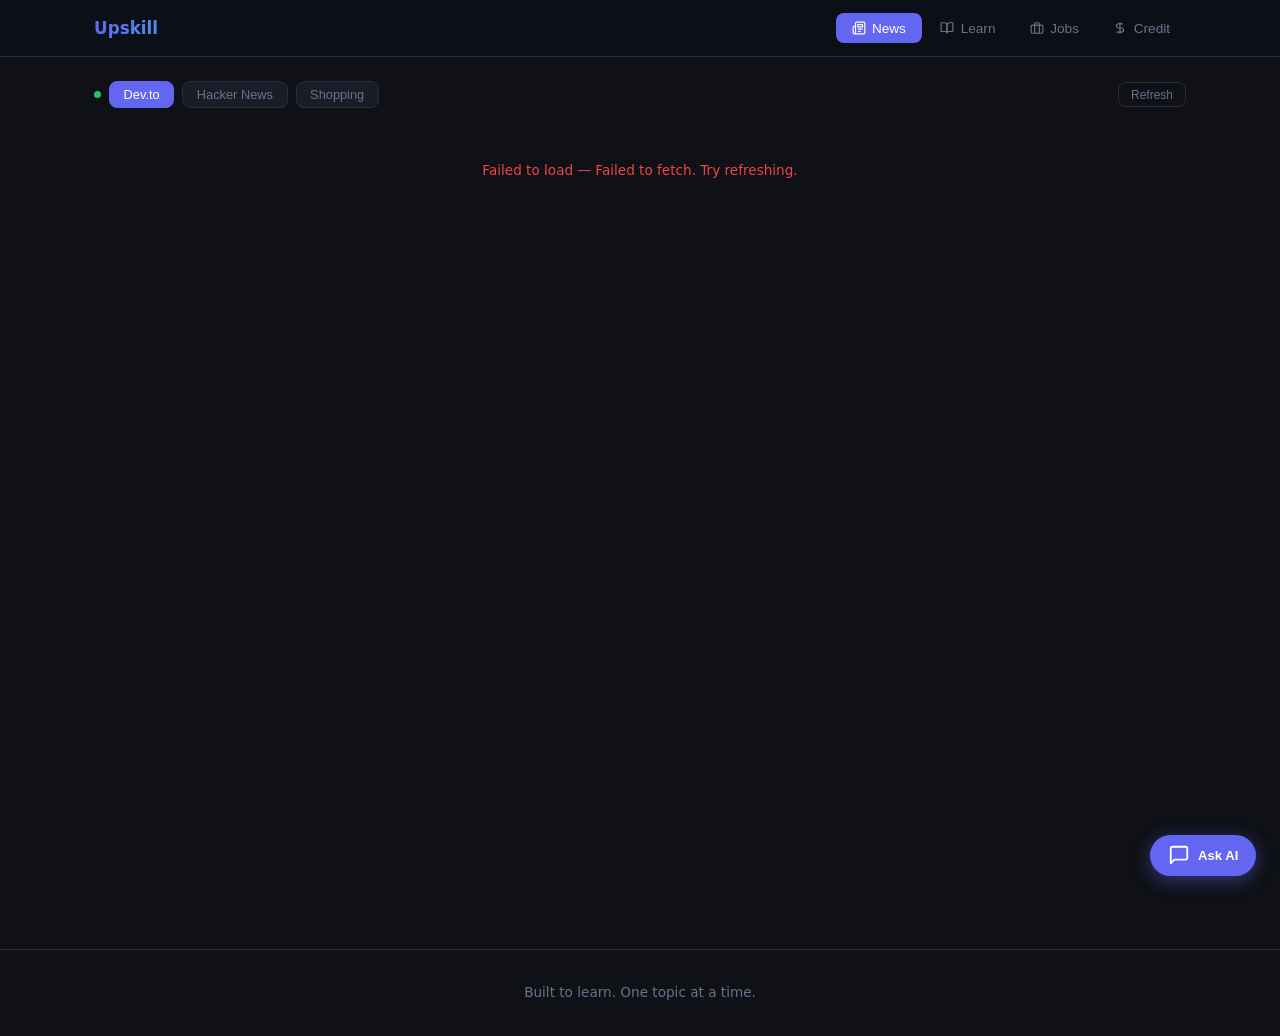
<file: index.html>
<!DOCTYPE html>
<html lang="en">
<head>
  <meta charset="UTF-8" />
  <meta name="viewport" content="width=device-width, initial-scale=1.0" />
  <title>Upskill Dashboard</title>
  <link rel="stylesheet" href="css/style.css?v=7" />
  <style>
    .topic-list li.done a { text-decoration: line-through; opacity: 0.5; }
  </style>
</head>
<body>

  <!-- ── STICKY NAV ── -->
  <nav class="top-nav">
    <div class="nav-inner">
      <div class="nav-brand">Upskill <span>Dashboard</span></div>
      <div class="nav-tabs">
        <button class="nav-tab active" data-tab="news">
          <svg width="14" height="14" viewBox="0 0 24 24" fill="none" stroke="currentColor" stroke-width="2"><path d="M4 22h16a2 2 0 0 0 2-2V4a2 2 0 0 0-2-2H8a2 2 0 0 0-2 2v16a2 2 0 0 1-2 2Zm0 0a2 2 0 0 1-2-2v-9c0-1.1.9-2 2-2h2"/><path d="M18 14h-8M15 18h-5M10 6h8v4h-8V6Z"/></svg>
          <span>News</span>
        </button>
        <button class="nav-tab" data-tab="learn">
          <svg width="14" height="14" viewBox="0 0 24 24" fill="none" stroke="currentColor" stroke-width="2"><path d="M2 3h6a4 4 0 0 1 4 4v14a3 3 0 0 0-3-3H2z"/><path d="M22 3h-6a4 4 0 0 0-4 4v14a3 3 0 0 1 3-3h7z"/></svg>
          <span>Learn</span>
        </button>
        <button class="nav-tab" data-tab="jobs">
          <svg width="14" height="14" viewBox="0 0 24 24" fill="none" stroke="currentColor" stroke-width="2"><rect width="20" height="14" x="2" y="7" rx="2" ry="2"/><path d="M16 21V5a2 2 0 0 0-2-2h-4a2 2 0 0 0-2 2v16"/></svg>
          <span>Jobs</span>
        </button>
        <button class="nav-tab" data-tab="credit">
          <svg width="14" height="14" viewBox="0 0 24 24" fill="none" stroke="currentColor" stroke-width="2"><path d="M12 2v20M17 5H9.5a3.5 3.5 0 0 0 0 7h5a3.5 3.5 0 0 1 0 7H6"/></svg>
          <span>Credit</span>
        </button>
      </div>
    </div>
  </nav>

  <!-- ══════════════════════════════════════════════════
       TAB 1: NEWS
  ══════════════════════════════════════════════════ -->
  <div id="tab-news" class="tab-panel active">
    <div class="panel-inner">
      <div class="news-toolbar">
        <span class="live-dot-v2"></span>
        <button class="src-tab active" data-feed="devto">Dev.to</button>
        <button class="src-tab" data-feed="hn">Hacker News</button>
        <button class="src-tab" data-feed="shopping">Shopping</button>
        <button class="src-refresh" id="news-refresh-btn">Refresh</button>
      </div>
      <div class="news-hero-wrap" id="news-hero">
        <div style="color:var(--muted);padding:2rem;text-align:center">Loading top story…</div>
      </div>
      <div class="news-grid-v2" id="news-grid">
        <div class="news-loading-v2">Loading stories…</div>
      </div>
    </div>
  </div>

  <!-- ══════════════════════════════════════════════════
       TAB 2: LEARN
  ══════════════════════════════════════════════════ -->
  <div id="tab-learn" class="tab-panel">
    <div class="learn-inner">

      <!-- Progress -->
      <section class="progress-bar-section">
        <div class="progress-wrap">
          <span>Overall Progress</span>
          <div class="bar"><div class="bar-fill" style="width: 0%"></div></div>
          <span class="pct">0%</span>
        </div>
      </section>

      <section class="tracks">

        <!-- Track 1 -->
        <div class="track" id="track-core">
          <div class="track-header">
            <span class="track-icon">🏗️</span>
            <div><h2>1. Core Foundations</h2><p>Git, Linux, Networking — the bedrock of everything.</p></div>
            <span class="badge todo">Not started</span>
          </div>
          <ul class="topic-list">
            <li><a href="topics/git.html">Git &amp; Branching Strategies</a> <span class="tag">Beginner</span></li>
            <li><a href="topics/linux.html">Linux Basics</a> <span class="tag">Beginner</span></li>
            <li><a href="topics/networking.html">Networking Basics</a> <span class="tag">Beginner</span></li>
          </ul>
        </div>

        <!-- Track 2 -->
        <div class="track" id="track-ci">
          <div class="track-header">
            <span class="track-icon">⚙️</span>
            <div><h2>2. Continuous Integration</h2><p>Build systems, automated testing, CI tools.</p></div>
            <span class="badge todo">Not started</span>
          </div>
          <ul class="topic-list">
            <li><a href="topics/ci-concepts.html">CI Concepts</a> <span class="tag">Beginner</span></li>
            <li><a href="topics/build-systems.html">Build Systems</a> <span class="tag">Intermediate</span></li>
            <li><a href="topics/automated-testing.html">Automated Testing in CI</a> <span class="tag">Intermediate</span></li>
            <li><a href="topics/github-actions.html">GitHub Actions Deep Dive</a> <span class="tag">Intermediate</span></li>
          </ul>
        </div>

        <!-- Track 3 -->
        <div class="track" id="track-cd">
          <div class="track-header">
            <span class="track-icon">🚀</span>
            <div><h2>3. CD &amp; Deployment</h2><p>Delivery vs deployment, release strategies, rollback.</p></div>
            <span class="badge todo">Not started</span>
          </div>
          <ul class="topic-list">
            <li><a href="topics/cd-concepts.html">CD Concepts &amp; Environments</a> <span class="tag">Beginner</span></li>
            <li><a href="topics/release-strategies.html">Blue/Green, Canary, Rolling</a> <span class="tag">Intermediate</span></li>
            <li><a href="topics/rollback.html">Rollback &amp; Recovery</a> <span class="tag">Intermediate</span></li>
          </ul>
        </div>

        <!-- Track 4 -->
        <div class="track" id="track-cloud">
          <div class="track-header">
            <span class="track-icon">☁️</span>
            <div><h2>4. Cloud &amp; Infrastructure</h2><p>AWS/GCP/Azure, Docker, Kubernetes.</p></div>
            <span class="badge todo">Not started</span>
          </div>
          <ul class="topic-list">
            <li><a href="topics/cloud-basics.html">Cloud Basics (AWS focus)</a> <span class="tag">Beginner</span></li>
            <li><a href="topics/docker.html">Docker</a> <span class="tag">Beginner</span></li>
            <li><a href="topics/kubernetes.html">Kubernetes</a> <span class="tag">Intermediate</span></li>
          </ul>
        </div>

        <!-- Track 5 -->
        <div class="track" id="track-iac">
          <div class="track-header">
            <span class="track-icon">📋</span>
            <div><h2>5. Infrastructure as Code</h2><p>Terraform, config management, reproducible infra.</p></div>
            <span class="badge todo">Not started</span>
          </div>
          <ul class="topic-list">
            <li><a href="topics/terraform.html">Terraform</a> <span class="tag">Intermediate</span></li>
            <li><a href="topics/ansible.html">Ansible &amp; Config Management</a> <span class="tag">Intermediate</span></li>
          </ul>
        </div>

        <!-- Track 6 -->
        <div class="track" id="track-security">
          <div class="track-header">
            <span class="track-icon">🔐</span>
            <div><h2>6. Quality, Security &amp; Observability</h2><p>DevSecOps, monitoring, logging, alerting.</p></div>
            <span class="badge todo">Not started</span>
          </div>
          <ul class="topic-list">
            <li><a href="topics/devsecops.html">DevSecOps Basics</a> <span class="tag">Intermediate</span></li>
            <li><a href="topics/monitoring.html">Monitoring &amp; Logging</a> <span class="tag">Intermediate</span></li>
            <li><a href="topics/sonarqube.html">SonarQube &amp; SAST/DAST</a> <span class="tag">Advanced</span></li>
          </ul>
        </div>

        <!-- Track 7 -->
        <div class="track" id="track-pipelines">
          <div class="track-header">
            <span class="track-icon">🔧</span>
            <div><h2>7. Pipeline Design &amp; Optimization</h2><p>Modular pipelines, caching, health metrics.</p></div>
            <span class="badge todo">Not started</span>
          </div>
          <ul class="topic-list">
            <li><a href="topics/pipeline-design.html">Modular Pipeline Design</a> <span class="tag">Advanced</span></li>
            <li><a href="topics/pipeline-perf.html">Performance &amp; Caching</a> <span class="tag">Advanced</span></li>
          </ul>
        </div>

        <!-- Track 8 -->
        <div class="track" id="track-ai">
          <div class="track-header">
            <span class="track-icon">🤖</span>
            <div><h2>8. AI &amp; The Tech World</h2><p>LLMs, building with Claude, MCP, agents, Claude Code.</p></div>
            <span class="badge todo">Not started</span>
          </div>
          <ul class="topic-list">
            <li><a href="topics/ai-claude.html">Claude API, MCP &amp; Claude Code</a> <span class="tag">Beginner→Adv</span></li>
            <li><a href="topics/ai-agents.html">LLMs, Agents, RAG &amp; MCP Deep Dive</a> <span class="tag">Advanced</span></li>
            <li><a href="topics/ai-industry.html">Industry Trends &amp; Players</a> <span class="tag">Beginner</span></li>
          </ul>
        </div>

        <!-- Track 9 -->
        <div class="track" id="track-stack">
          <div class="track-header">
            <span class="track-icon">🛠️</span>
            <div><h2>9. Your Stack — Deep Dives</h2><p>Go, Kafka, gRPC, Redis — the tools you use at Yahoo every day.</p></div>
            <span class="badge todo">Not started</span>
          </div>
          <ul class="topic-list">
            <li><a href="topics/golang.html">Go — Concurrency, Interfaces &amp; Production Patterns</a> <span class="tag">Intermediate</span></li>
            <li><a href="topics/kafka.html">Apache Kafka — Internals &amp; Production Consumers</a> <span class="tag">Intermediate</span></li>
            <li><a href="topics/grpc.html">gRPC &amp; Protobuf</a> <span class="tag">Intermediate</span></li>
            <li><a href="topics/redis.html">Redis — Caching, Pub/Sub &amp; Data Structures</a> <span class="tag">Intermediate</span></li>
            <li><a href="topics/helm.html">Helm — Chart Writing &amp; EKS Deployments</a> <span class="tag">Intermediate</span></li>
          </ul>
        </div>

      </section>
    </div>
  </div>

  <!-- ══════════════════════════════════════════════════
       TAB 3: JOBS
  ══════════════════════════════════════════════════ -->
  <div id="tab-jobs" class="tab-panel">
    <div class="panel-inner">

      <!-- ── Search & Filters ── -->
      <div class="jobs-filters-wrap">

        <!-- Row 1: search + location -->
        <div class="jobs-search-row">
          <div class="jobs-search-box">
            <svg width="15" height="15" viewBox="0 0 24 24" fill="none" stroke="currentColor" stroke-width="2"><circle cx="11" cy="11" r="8"/><path d="m21 21-4.35-4.35"/></svg>
            <input type="text" id="jobs-role-input" placeholder="Search role, title, company…" autocomplete="off" />
          </div>
          <div class="jobs-location-wrap">
            <svg width="14" height="14" viewBox="0 0 24 24" fill="none" stroke="currentColor" stroke-width="2"><path d="M20 10c0 6-8 12-8 12s-8-6-8-12a8 8 0 0 1 16 0Z"/><circle cx="12" cy="10" r="3"/></svg>
            <select id="jobs-location-select">
              <option value="">All US Remote</option>
              <option value="new york">New York</option>
              <option value="san francisco">San Francisco</option>
              <option value="austin">Austin</option>
              <option value="seattle">Seattle</option>
              <option value="chicago">Chicago</option>
              <option value="boston">Boston</option>
              <option value="remote">Remote / Worldwide</option>
            </select>
          </div>
          <button class="jobs-refresh-btn" id="jobs-refresh-btn">↺ Refresh</button>
        </div>

        <!-- Row 2: language/role chips -->
        <div class="jobs-filter-row">
          <span class="jobs-filter-label">Stack:</span>
          <button class="jobs-chip active" data-tag="devops">All</button>
          <button class="jobs-chip" data-tag="golang">Go</button>
          <button class="jobs-chip" data-tag="python">Python</button>
          <button class="jobs-chip" data-tag="kubernetes">Kubernetes</button>
          <button class="jobs-chip" data-tag="kafka">Kafka</button>
          <button class="jobs-chip" data-tag="terraform">Terraform</button>
          <button class="jobs-chip" data-tag="sre">SRE</button>
          <button class="jobs-chip" data-tag="backend">Backend</button>
        </div>

      </div>

      <!-- ── Top companies ── -->
      <div class="top-cos">
        <span class="top-co-label">Hiring your stack:</span>
        <a class="co-chip" href="https://www.cloudflare.com/careers/jobs/" target="_blank" rel="noopener">Cloudflare</a>
        <a class="co-chip" href="https://careers.datadoghq.com/" target="_blank" rel="noopener">Datadog</a>
        <a class="co-chip" href="https://stripe.com/jobs" target="_blank" rel="noopener">Stripe</a>
        <a class="co-chip" href="https://www.confluent.io/careers/" target="_blank" rel="noopener">Confluent</a>
        <a class="co-chip" href="https://grafana.com/about/careers/" target="_blank" rel="noopener">Grafana Labs</a>
        <a class="co-chip" href="https://temporal.io/careers" target="_blank" rel="noopener">Temporal</a>
        <a class="co-chip" href="https://cast.ai/careers/" target="_blank" rel="noopener">Cast AI</a>
        <a class="co-chip" href="https://www.hashicorp.com/jobs" target="_blank" rel="noopener">HashiCorp</a>
      </div>

      <!-- ── Results ── -->
      <div id="jobs-count" style="font-size:0.78rem;color:var(--muted);margin-bottom:0.75rem"></div>
      <div class="jobs-grid-v2" id="tech-jobs-grid">
        <div class="jobs-empty-v2">Loading jobs…</div>
      </div>

    </div>
  </div>

  <!-- ══════════════════════════════════════════════════
       TAB 4: CREDIT SCORE
  ══════════════════════════════════════════════════ -->
  <div id="tab-credit" class="tab-panel">
    <div class="credit-inner">

      <!-- Header -->
      <div class="credit-header-row">
        <div>
          <h2 class="credit-page-title">Credit Score Dashboard</h2>
          <p class="credit-page-sub">Goal: <strong>740</strong> (Very Good) · FICO Score 8 model · Factors based on official bureau weights</p>
        </div>
        <div class="credit-monitors">
          <span style="font-size:0.72rem;color:var(--muted)">Check free:</span>
          <a class="credit-mon-link" href="https://www.creditkarma.com" target="_blank" rel="noopener">Credit Karma</a>
          <a class="credit-mon-link" href="https://creditjourney.chase.com" target="_blank" rel="noopener">Chase Journey</a>
          <a class="credit-mon-link" href="https://www.discover.com/free-credit-score/" target="_blank" rel="noopener">Discover</a>
          <a class="credit-mon-link" href="https://www.annualcreditreport.com" target="_blank" rel="noopener">AnnualCreditReport</a>
        </div>
      </div>

      <!-- Top row: gauge + score input -->
      <div class="credit-top-grid">

        <!-- Gauge card -->
        <div class="credit-card credit-gauge-card">
          <div class="credit-gauge-wrap">
            <canvas id="credit-gauge" width="280" height="160"></canvas>
            <div class="credit-gauge-overlay">
              <div class="credit-gauge-score" id="gauge-score-display">—</div>
              <div class="credit-gauge-label" id="gauge-label-display">Enter your score</div>
            </div>
          </div>
          <div class="credit-range-bar">
            <div class="crb-seg crb-poor">300<br><span>Poor</span></div>
            <div class="crb-seg crb-fair"><span>Fair</span></div>
            <div class="crb-seg crb-good"><span>Good</span></div>
            <div class="crb-seg crb-vgood"><span>Very Good</span></div>
            <div class="crb-seg crb-exc">850<br><span>Exceptional</span></div>
          </div>
          <div class="credit-input-row">
            <label class="credit-input-label">Your current score</label>
            <div class="credit-score-input-wrap">
              <input type="number" id="credit-score-input" min="300" max="850" placeholder="e.g. 680" />
              <button id="credit-score-btn">Update</button>
            </div>
            <input type="range" id="credit-score-slider" min="300" max="850" step="1" value="300" class="credit-slider" />
          </div>
        </div>

        <!-- Score breakdown -->
        <div class="credit-card credit-summary-card">
          <div class="credit-card-title">Where You Stand</div>
          <div class="credit-bands">
            <div class="credit-band" data-range="poor">
              <div class="cb-color" style="background:#ef4444"></div>
              <div class="cb-info"><span class="cb-name">Poor</span><span class="cb-range">300–579</span></div>
              <div class="cb-bar"><div class="cb-fill" style="background:#ef4444;width:100%"></div></div>
            </div>
            <div class="credit-band" data-range="fair">
              <div class="cb-color" style="background:#f97316"></div>
              <div class="cb-info"><span class="cb-name">Fair</span><span class="cb-range">580–669</span></div>
              <div class="cb-bar"><div class="cb-fill" style="background:#f97316;width:100%"></div></div>
            </div>
            <div class="credit-band" data-range="good">
              <div class="cb-color" style="background:#eab308"></div>
              <div class="cb-info"><span class="cb-name">Good</span><span class="cb-range">670–739</span></div>
              <div class="cb-bar"><div class="cb-fill" style="background:#eab308;width:100%"></div></div>
            </div>
            <div class="credit-band" data-range="vgood">
              <div class="cb-color" style="background:#22c55e"></div>
              <div class="cb-info"><span class="cb-name">Very Good</span><span class="cb-range">740–799</span></div>
              <div class="cb-bar"><div class="cb-fill" style="background:#22c55e;width:100%"></div></div>
            </div>
            <div class="credit-band" data-range="exc">
              <div class="cb-color" style="background:#6366f1"></div>
              <div class="cb-info"><span class="cb-name">Exceptional</span><span class="cb-range">800–850</span></div>
              <div class="cb-bar"><div class="cb-fill" style="background:#6366f1;width:100%"></div></div>
            </div>
          </div>
          <div class="credit-goal-bar-wrap">
            <div class="credit-goal-bar-label">
              <span>Progress to 740</span>
              <span id="credit-pct-label">—</span>
            </div>
            <div class="credit-goal-bar">
              <div class="credit-goal-fill" id="credit-goal-fill"></div>
              <div class="credit-goal-marker" title="Goal: 740"></div>
            </div>
          </div>
        </div>

      </div>

      <!-- FICO Factor weights -->
      <div class="credit-card" style="margin-bottom:1rem">
        <div class="credit-card-title">What Makes Up Your FICO Score</div>
        <div class="credit-factors-grid">
          <div class="credit-factor">
            <div class="cf-donut" style="--pct:35%;--color:#6366f1">
              <svg viewBox="0 0 36 36"><circle cx="18" cy="18" r="15.9" fill="none" stroke="#2a2d3a" stroke-width="3"/><circle cx="18" cy="18" r="15.9" fill="none" stroke="#6366f1" stroke-width="3" stroke-dasharray="35 65" stroke-dashoffset="25"/></svg>
              <span>35%</span>
            </div>
            <div class="cf-info">
              <div class="cf-name">Payment History</div>
              <div class="cf-desc">Single biggest factor. One 30-day late payment can drop your score 50–100 pts. Set autopay for minimums on every account.</div>
            </div>
          </div>
          <div class="credit-factor">
            <div class="cf-donut" style="--pct:30%;--color:#22c55e">
              <svg viewBox="0 0 36 36"><circle cx="18" cy="18" r="15.9" fill="none" stroke="#2a2d3a" stroke-width="3"/><circle cx="18" cy="18" r="15.9" fill="none" stroke="#22c55e" stroke-width="3" stroke-dasharray="30 70" stroke-dashoffset="25"/></svg>
              <span>30%</span>
            </div>
            <div class="cf-info">
              <div class="cf-name">Credit Utilization</div>
              <div class="cf-desc">Keep total utilization under 30% — ideally under 10%. If you have a $10k limit, keep balance under $1k at statement close.</div>
            </div>
          </div>
          <div class="credit-factor">
            <div class="cf-donut" style="--pct:15%;--color:#22d3ee">
              <svg viewBox="0 0 36 36"><circle cx="18" cy="18" r="15.9" fill="none" stroke="#2a2d3a" stroke-width="3"/><circle cx="18" cy="18" r="15.9" fill="none" stroke="#22d3ee" stroke-width="3" stroke-dasharray="15 85" stroke-dashoffset="25"/></svg>
              <span>15%</span>
            </div>
            <div class="cf-info">
              <div class="cf-name">Length of Credit History</div>
              <div class="cf-desc">Average age of all accounts. Never close your oldest card. A 2-year-old average age scores lower than a 7-year average.</div>
            </div>
          </div>
          <div class="credit-factor">
            <div class="cf-donut" style="--pct:10%;--color:#f97316">
              <svg viewBox="0 0 36 36"><circle cx="18" cy="18" r="15.9" fill="none" stroke="#2a2d3a" stroke-width="3"/><circle cx="18" cy="18" r="15.9" fill="none" stroke="#f97316" stroke-width="3" stroke-dasharray="10 90" stroke-dashoffset="25"/></svg>
              <span>10%</span>
            </div>
            <div class="cf-info">
              <div class="cf-name">Credit Mix</div>
              <div class="cf-desc">Having both revolving (credit cards) and installment (auto/student loans) credit helps. Don't open accounts just for this.</div>
            </div>
          </div>
          <div class="credit-factor">
            <div class="cf-donut" style="--pct:10%;--color:#eab308">
              <svg viewBox="0 0 36 36"><circle cx="18" cy="18" r="15.9" fill="none" stroke="#2a2d3a" stroke-width="3"/><circle cx="18" cy="18" r="15.9" fill="none" stroke="#eab308" stroke-width="3" stroke-dasharray="10 90" stroke-dashoffset="25"/></svg>
              <span>10%</span>
            </div>
            <div class="cf-info">
              <div class="cf-name">New Credit (Inquiries)</div>
              <div class="cf-desc">Hard inquiries stay on your report 2 years but only affect score ~1 year. Each new application can drop score 5–10 pts temporarily.</div>
            </div>
          </div>
        </div>
      </div>

      <!-- Action plan — dynamic based on score -->
      <div class="credit-card" id="credit-action-plan">
        <div class="credit-card-title">Your Action Plan to Reach 740</div>
        <div id="credit-actions-list">
          <div style="color:var(--muted);font-size:0.85rem;padding:0.5rem 0">Enter your current score above to see a personalised action plan.</div>
        </div>
      </div>

      <!-- Timeline estimate -->
      <div class="credit-card" id="credit-timeline-card" style="display:none">
        <div class="credit-card-title">Realistic Timeline</div>
        <div class="credit-timeline" id="credit-timeline"></div>
      </div>

      <!-- Dispute & monitoring -->
      <div class="credit-card">
        <div class="credit-card-title">Free Tools & Resources</div>
        <div class="credit-resources-grid">
          <a class="credit-resource" href="https://www.annualcreditreport.com" target="_blank" rel="noopener">
            <div class="cr-icon">📄</div>
            <div><div class="cr-name">AnnualCreditReport.com</div><div class="cr-desc">Free weekly reports from Equifax, Experian & TransUnion. Official government-mandated site.</div></div>
          </a>
          <a class="credit-resource" href="https://www.creditkarma.com" target="_blank" rel="noopener">
            <div class="cr-icon">📊</div>
            <div><div class="cr-name">Credit Karma</div><div class="cr-desc">Free VantageScore from TransUnion + Equifax. Updated weekly. Good for tracking trends.</div></div>
          </a>
          <a class="credit-resource" href="https://creditjourney.chase.com" target="_blank" rel="noopener">
            <div class="cr-icon">🏦</div>
            <div><div class="cr-name">Chase Credit Journey</div><div class="cr-desc">Free Experian FICO Score 8 — the exact score most lenders use. No Chase account needed.</div></div>
          </a>
          <a class="credit-resource" href="https://www.experian.com/consumer-products/free-credit-report.html" target="_blank" rel="noopener">
            <div class="cr-icon">🔍</div>
            <div><div class="cr-name">Experian Free</div><div class="cr-desc">Free Experian report + FICO Score. Also offers Experian Boost to add utility/streaming payments.</div></div>
          </a>
          <a class="credit-resource" href="https://consumer.ftc.gov/articles/disputing-errors-your-credit-reports" target="_blank" rel="noopener">
            <div class="cr-icon">✏️</div>
            <div><div class="cr-name">FTC: How to Dispute Errors</div><div class="cr-desc">Official FTC guide. Disputing inaccurate negative items is one of the fastest ways to raise your score.</div></div>
          </a>
          <a class="credit-resource" href="https://www.consumerfinance.gov/consumer-tools/credit-reports-and-scores/" target="_blank" rel="noopener">
            <div class="cr-icon">🏛️</div>
            <div><div class="cr-name">CFPB Credit Guide</div><div class="cr-desc">Consumer Financial Protection Bureau's official guide on credit reports and improving your score.</div></div>
          </a>
        </div>
      </div>

    </div>
  </div>

  <footer>
    <p>Built to learn. One topic at a time.</p>
  </footer>

  <script>
    // Tab navigation
    document.querySelectorAll('.nav-tab').forEach(tab => {
      tab.addEventListener('click', () => {
        const target = tab.dataset.tab;
        document.querySelectorAll('.nav-tab').forEach(t => t.classList.remove('active'));
        document.querySelectorAll('.tab-panel').forEach(p => p.classList.remove('active'));
        tab.classList.add('active');
        document.getElementById('tab-' + target).classList.add('active');
      });
    });
  </script>
  <script src="js/main.js?v=7"></script>
  <script src="js/news.js?v=7"></script>
  <script src="js/jobs.js?v=7"></script>
  <script src="js/agent.js?v=7"></script>
  <script src="js/credit.js?v=7"></script>
</body>
</html>
</file>
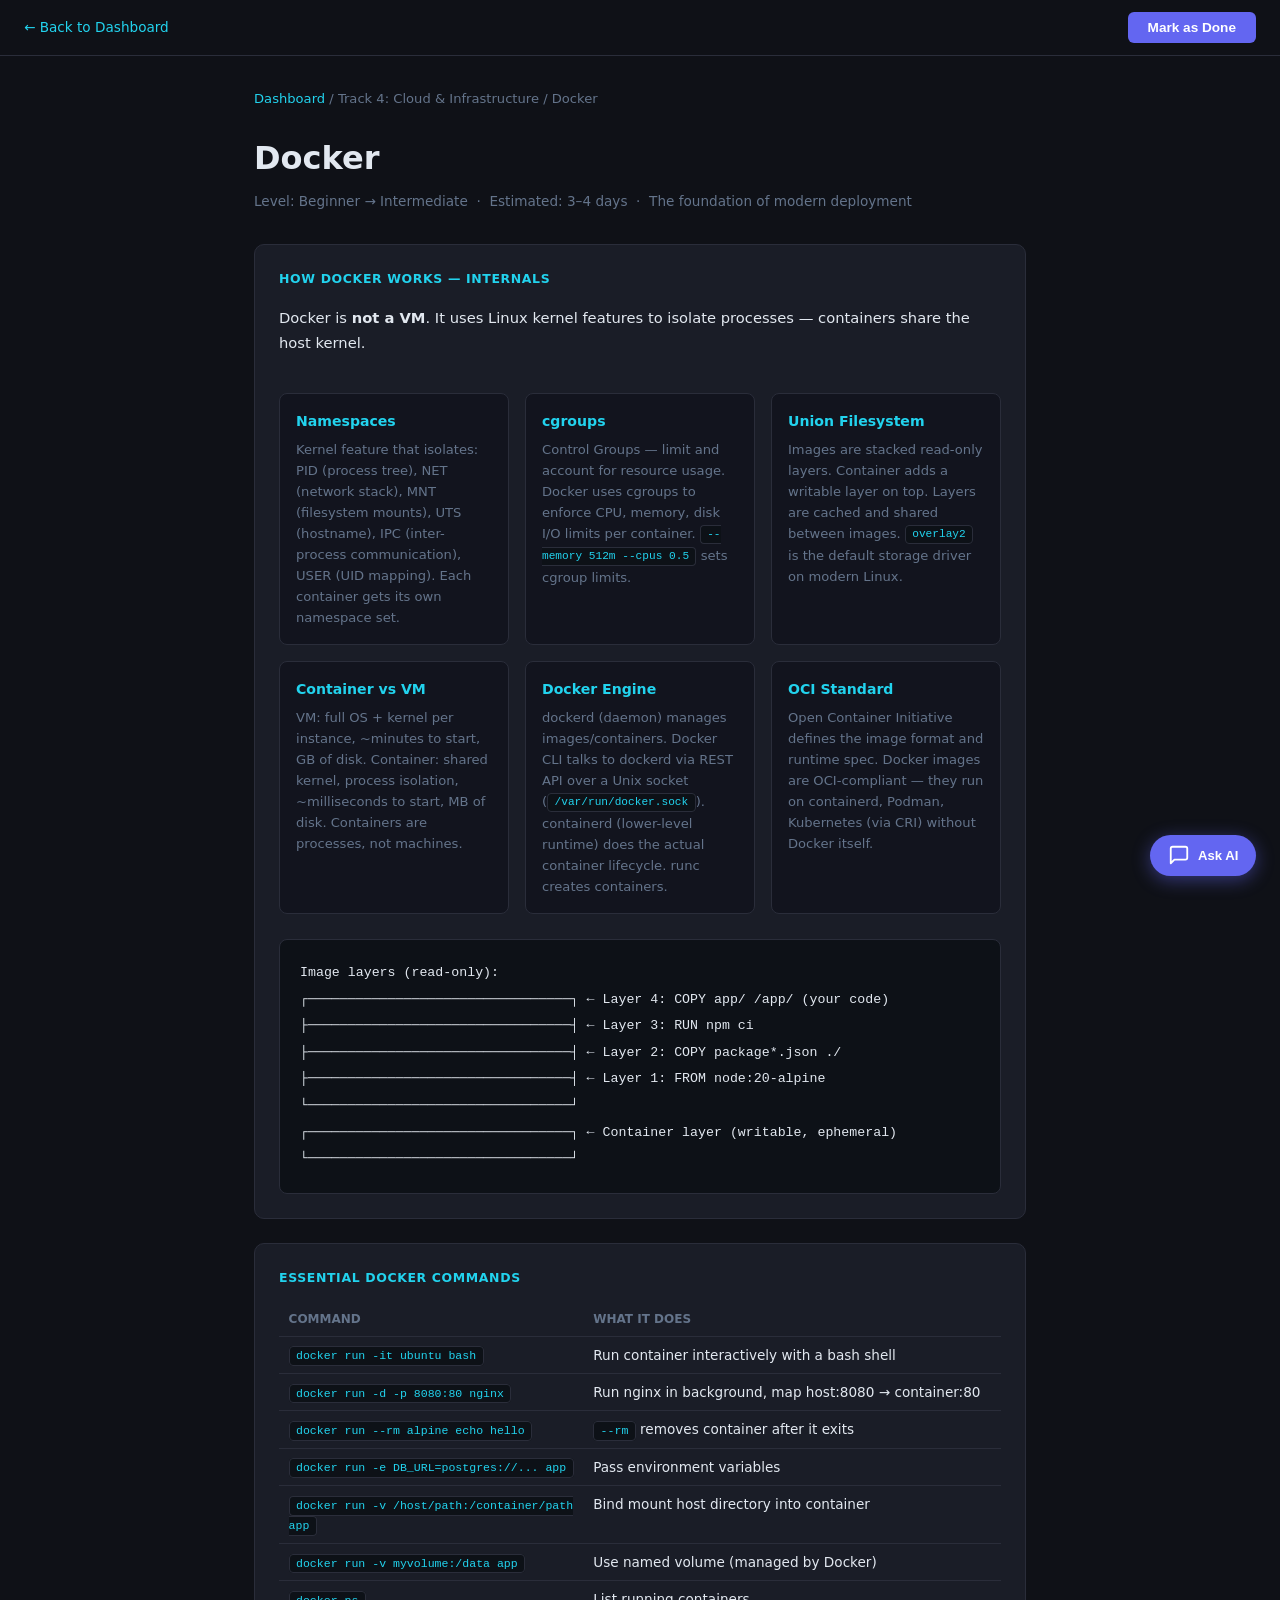
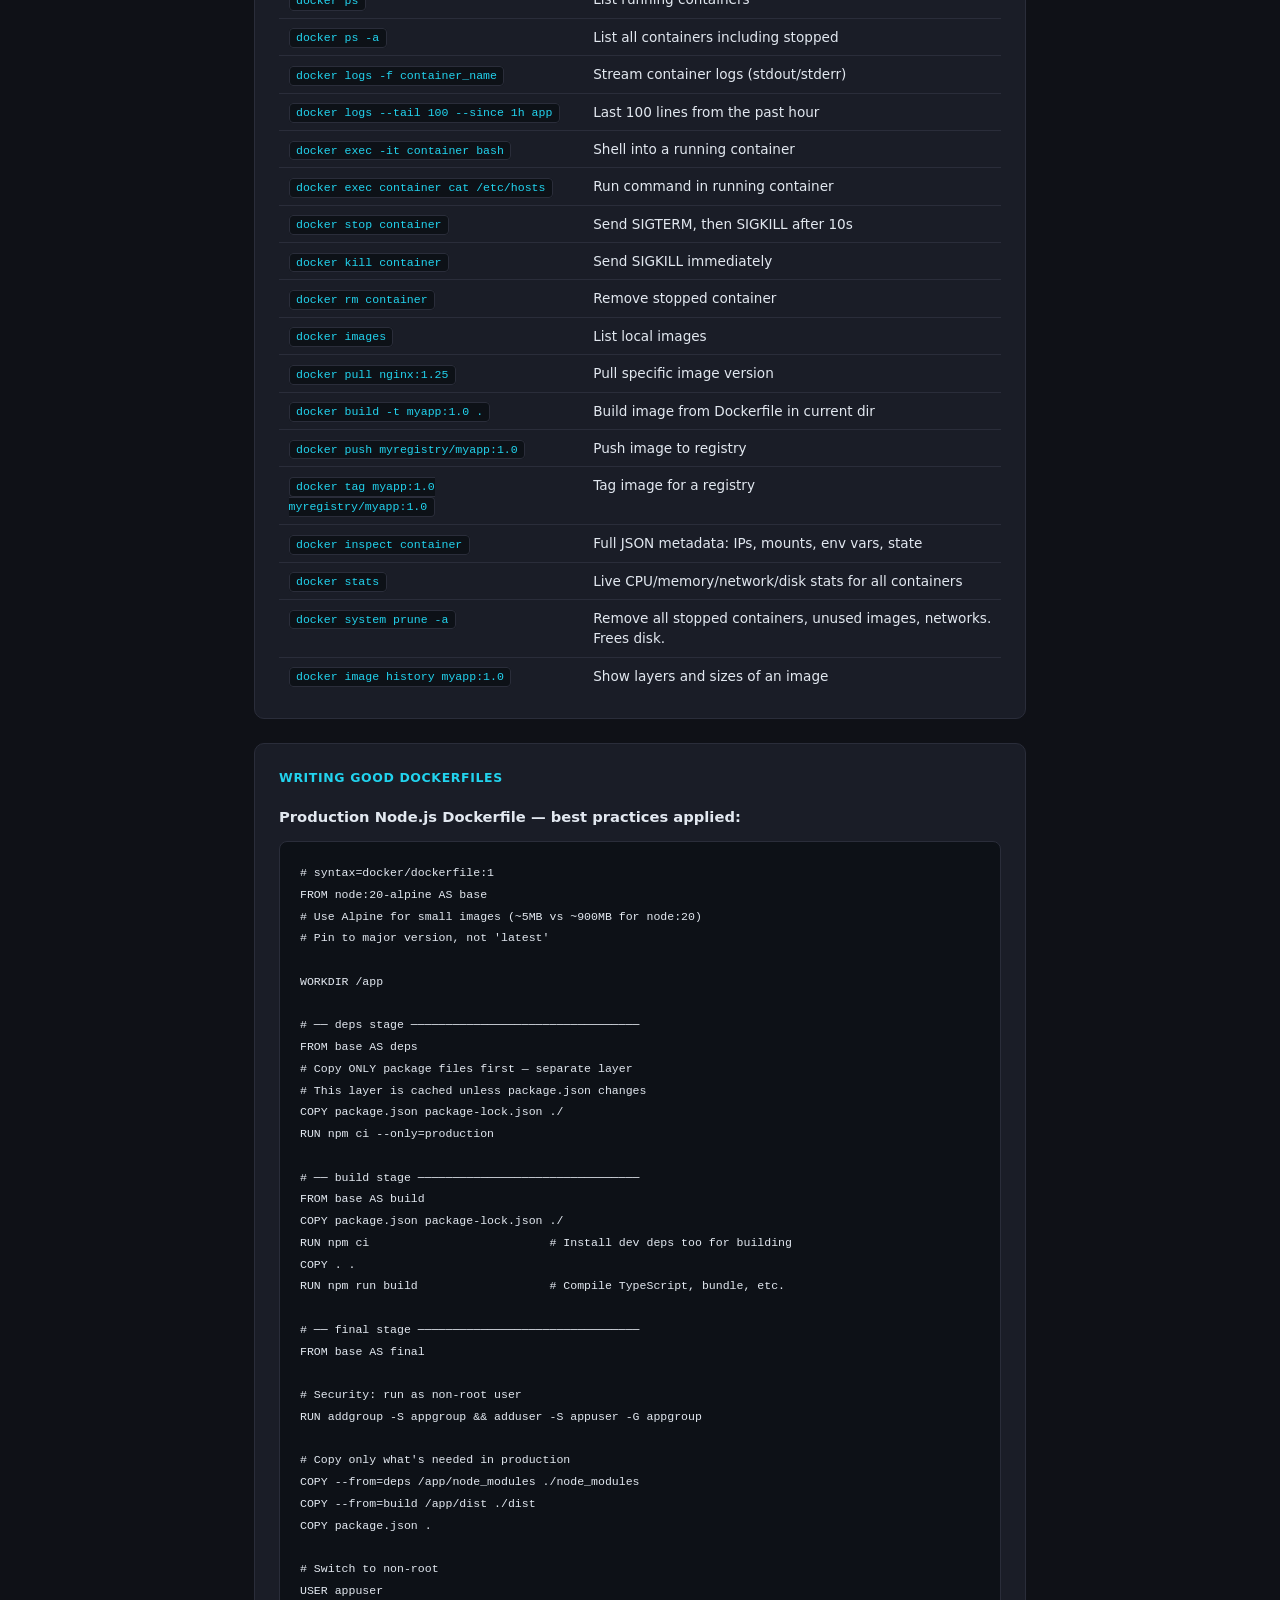
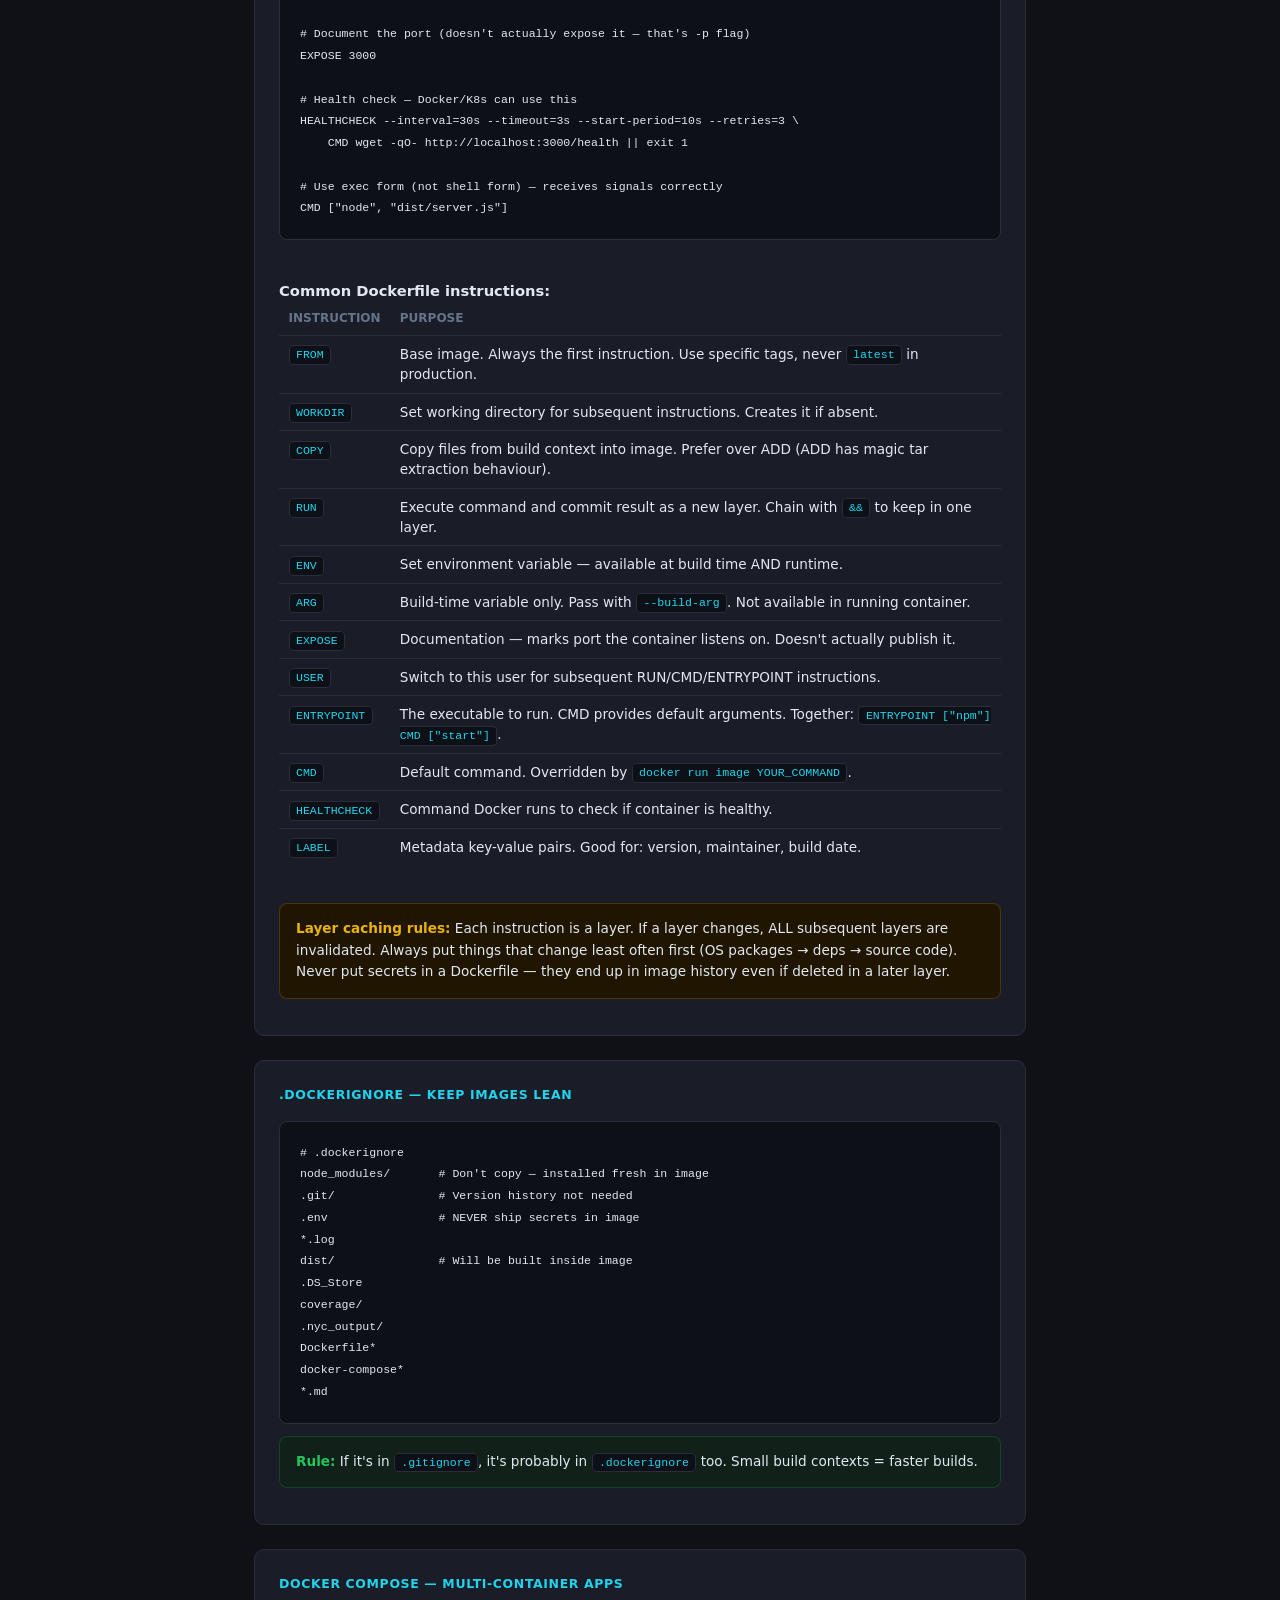
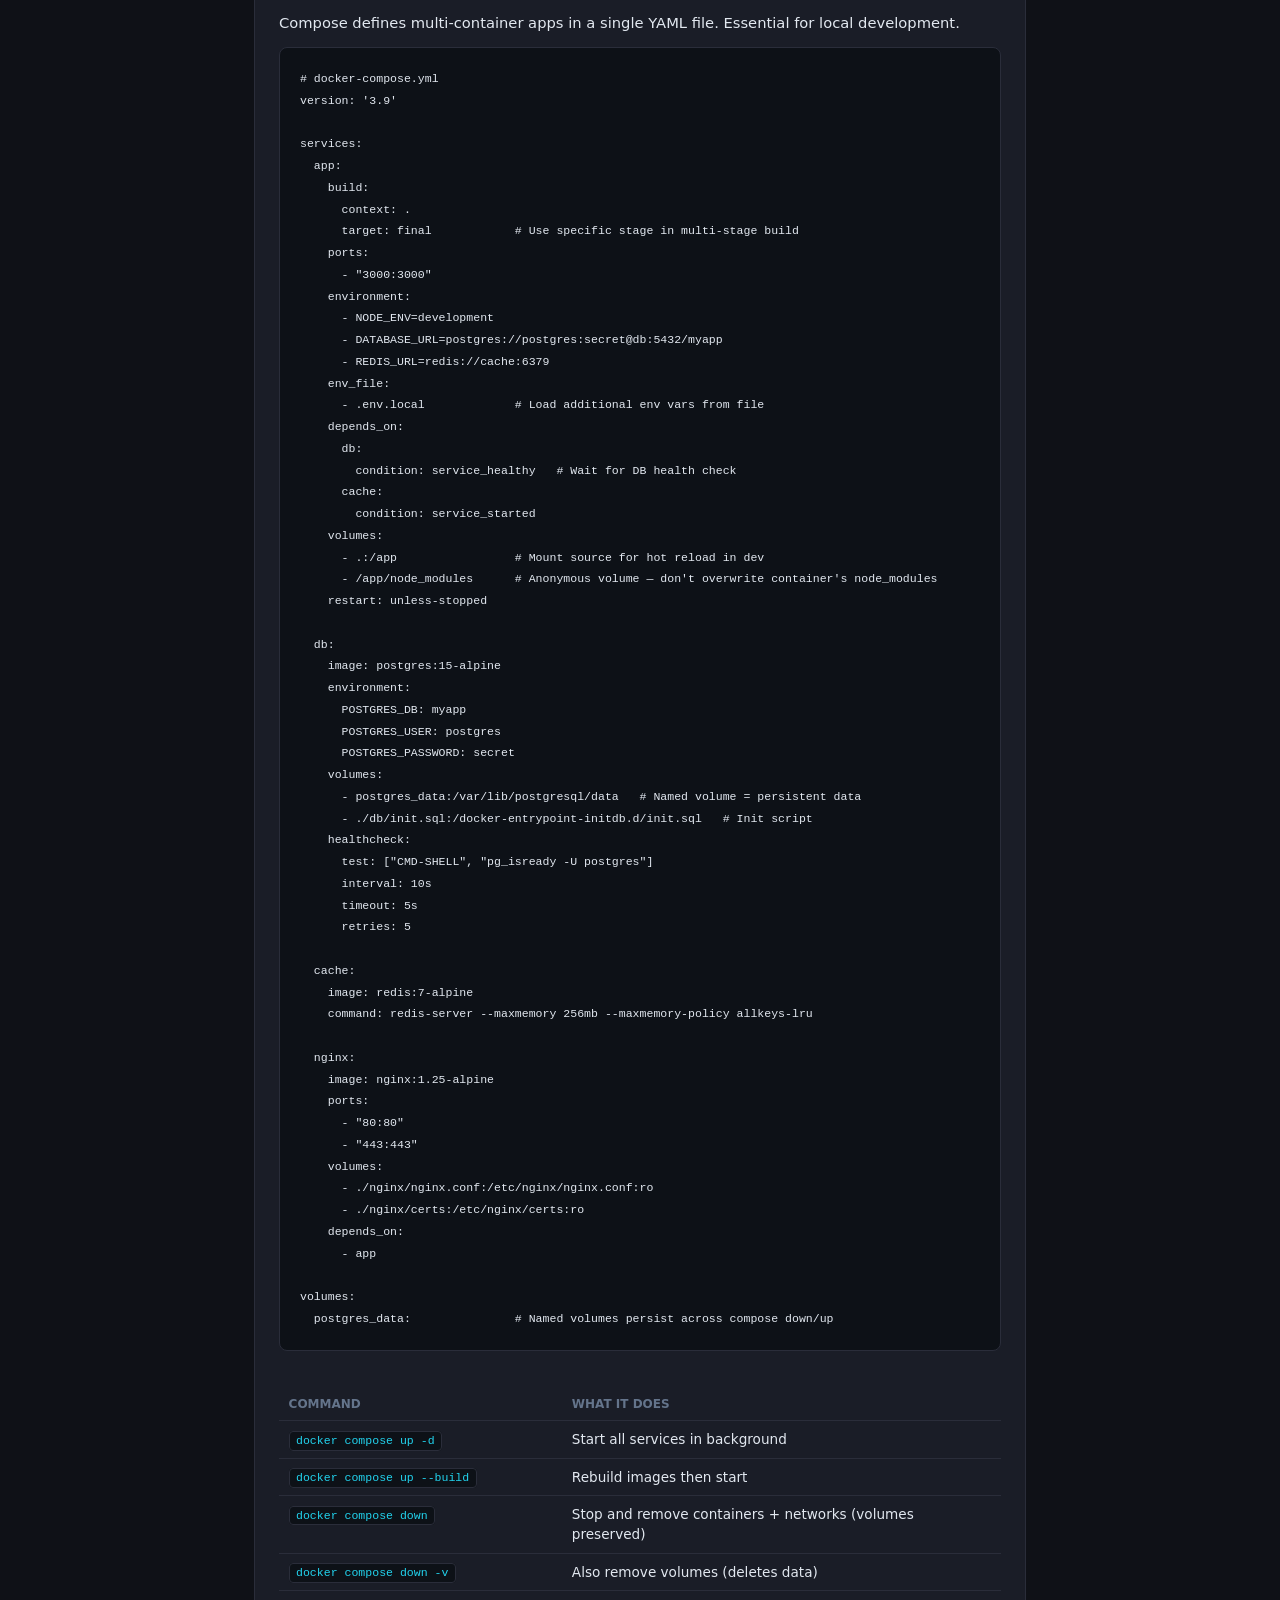
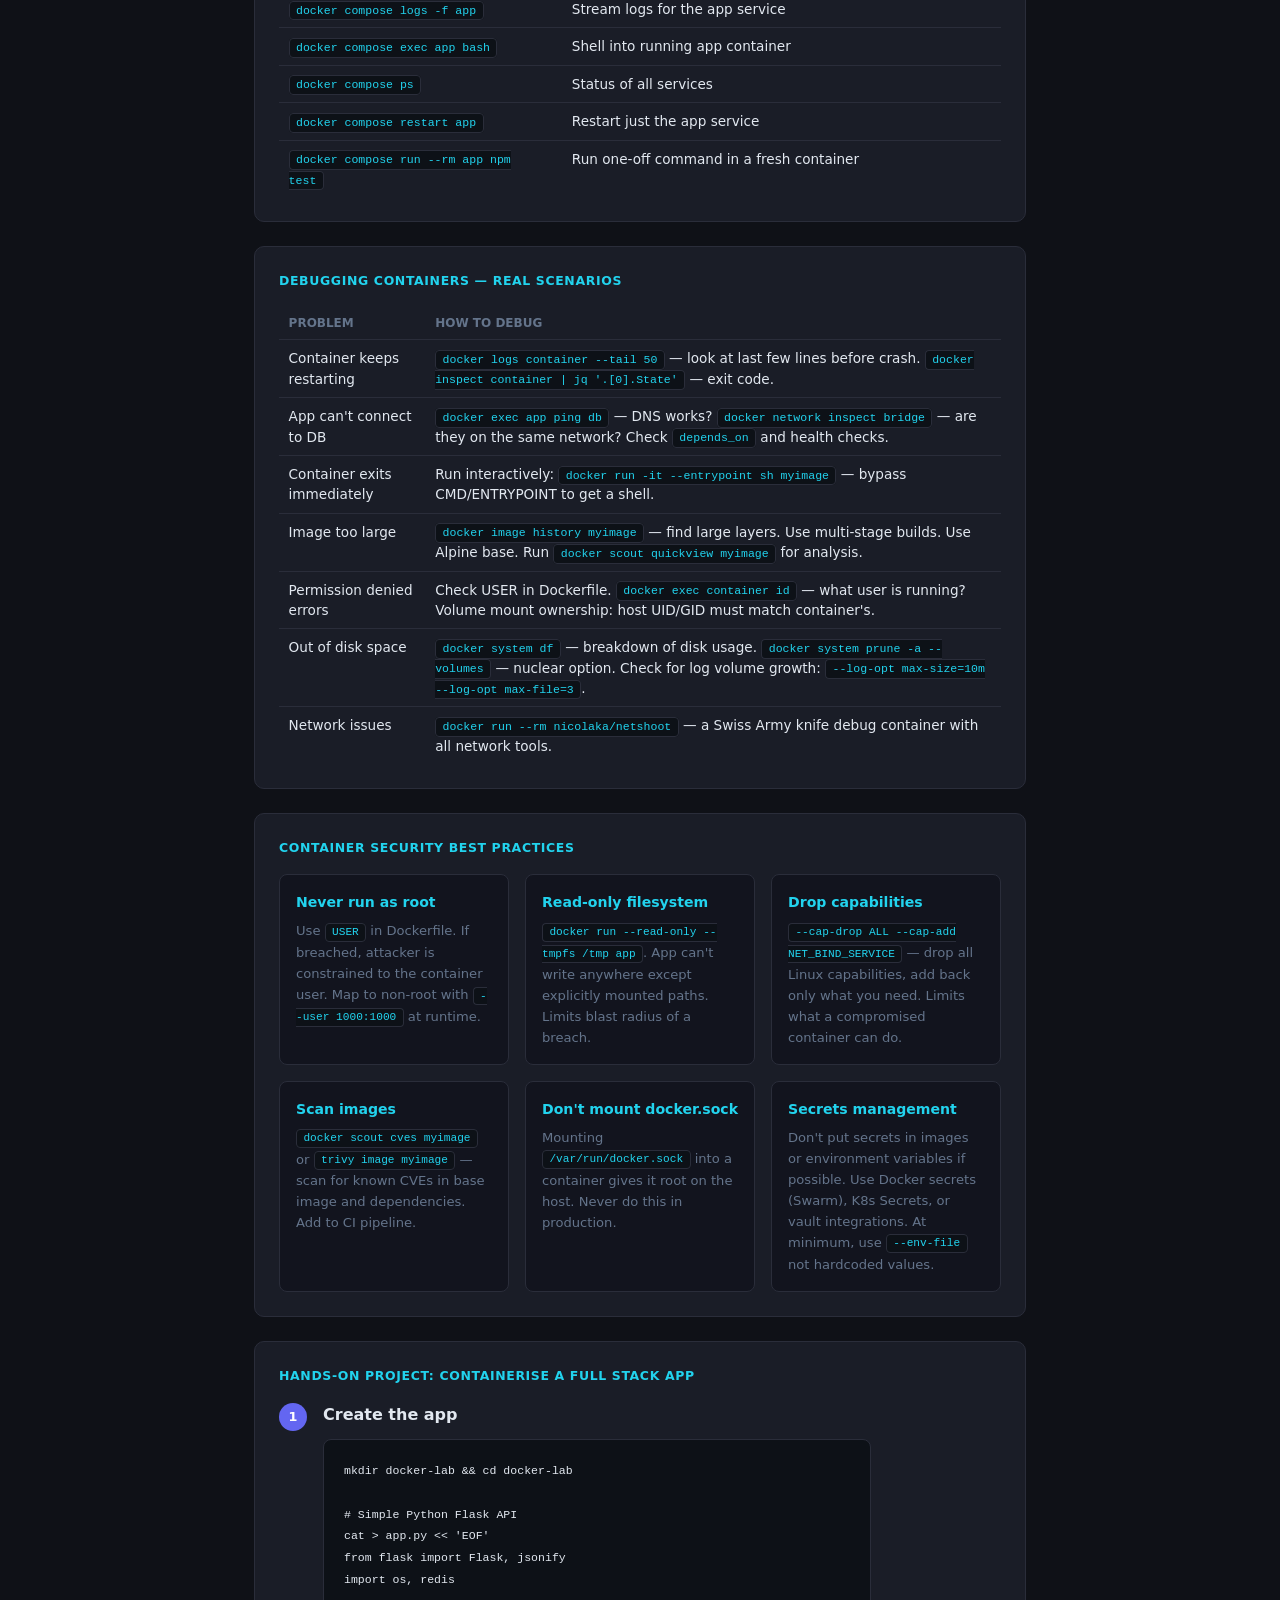
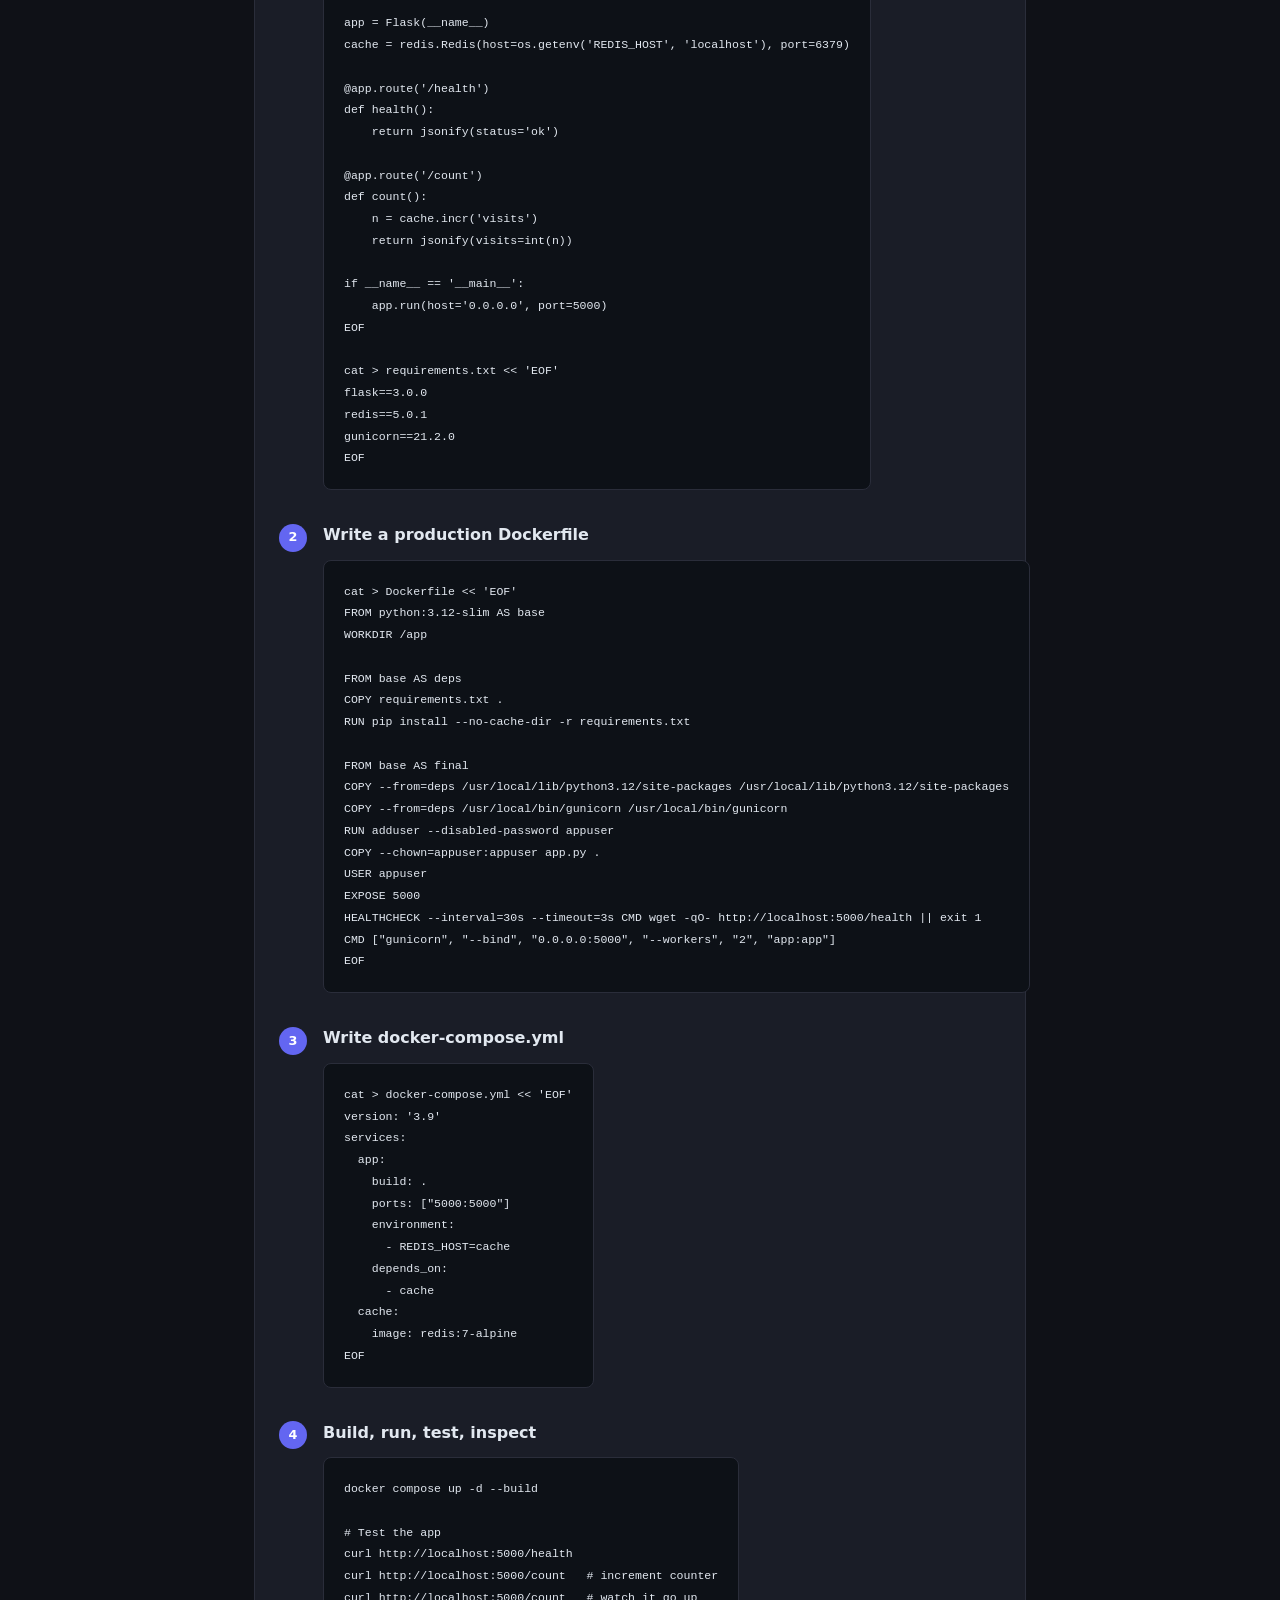
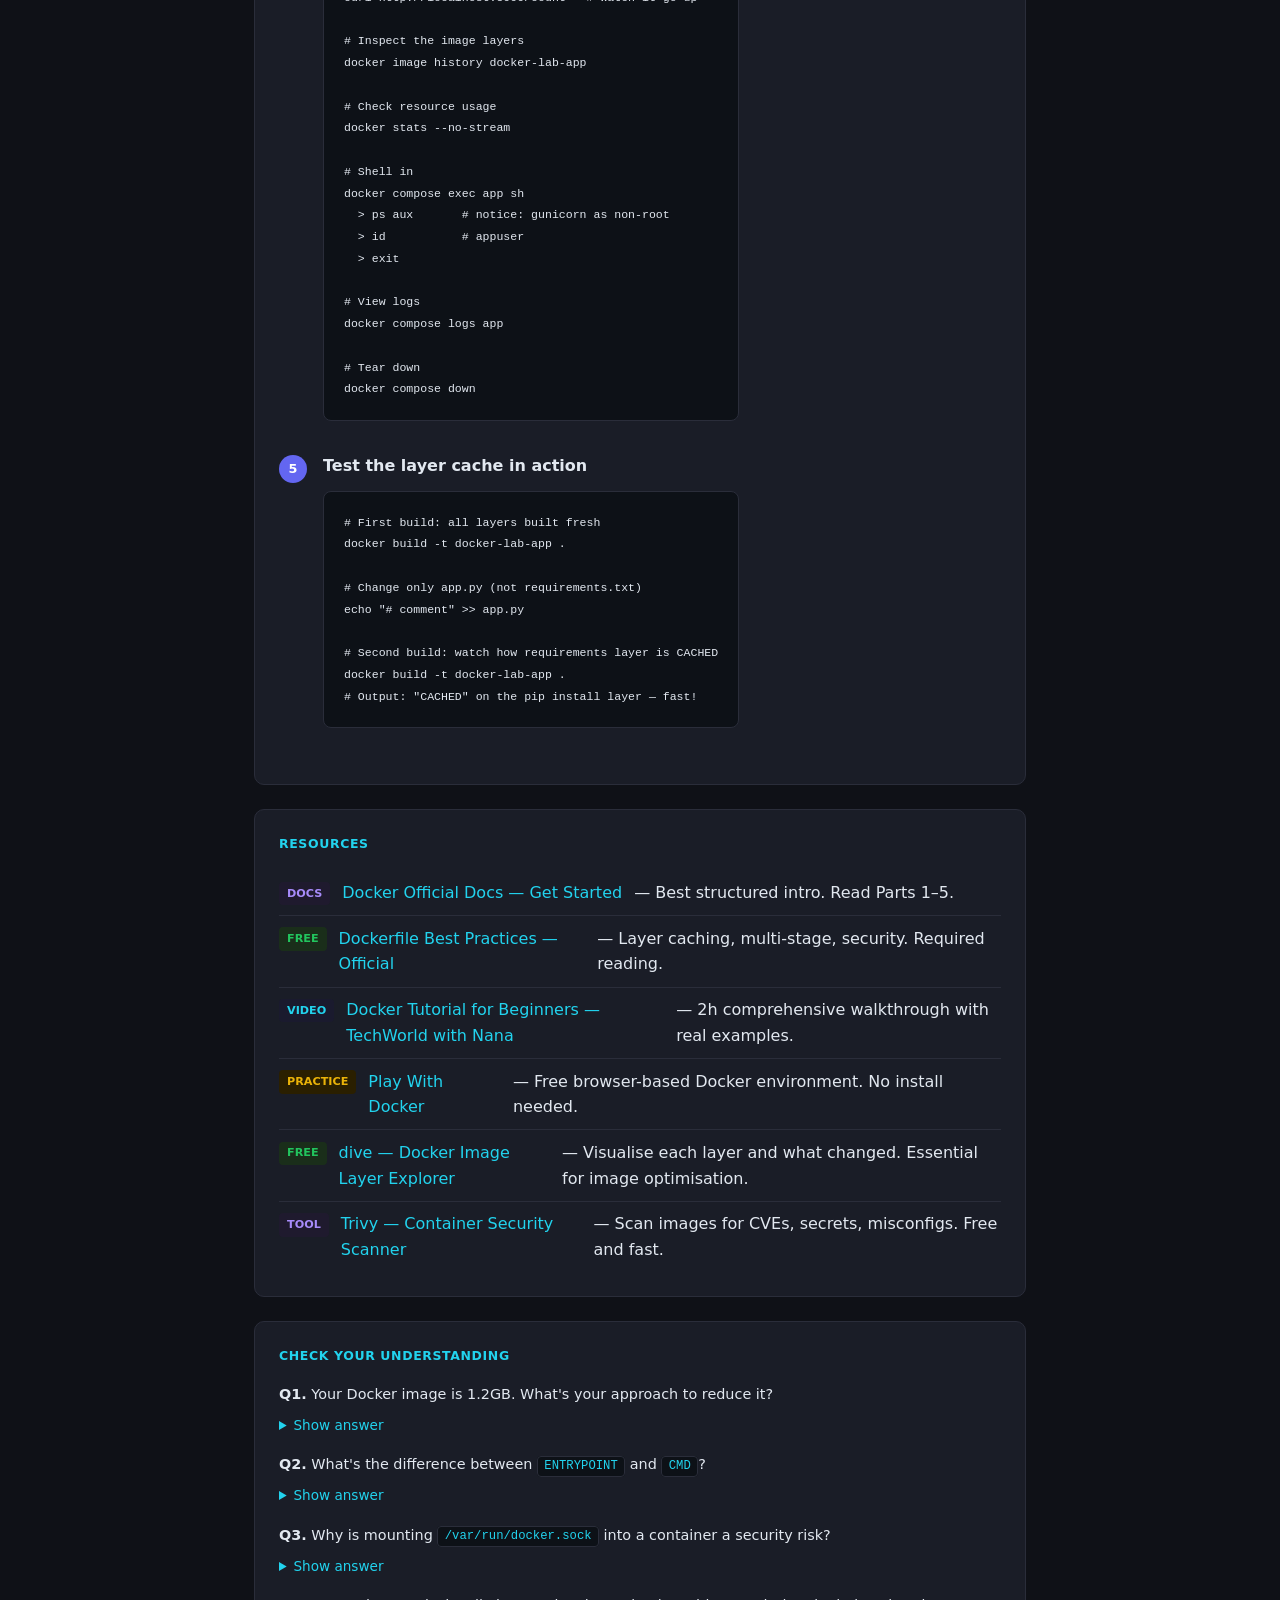
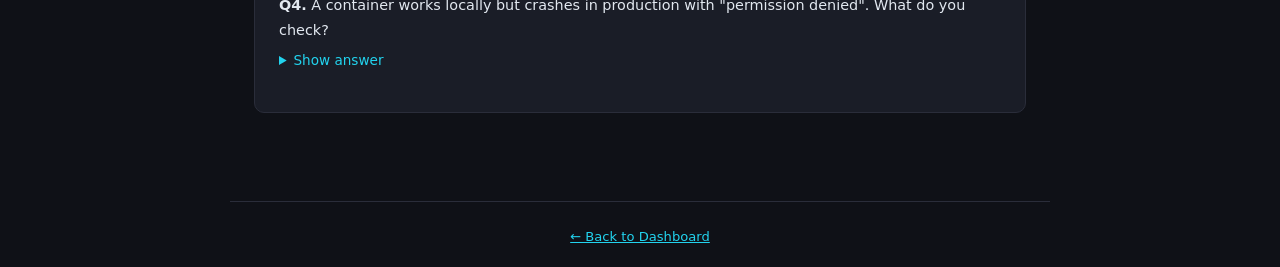
<file: topics/docker.html>
<!DOCTYPE html>
<html lang="en">
<head>
  <meta charset="UTF-8" />
  <meta name="viewport" content="width=device-width, initial-scale=1.0" />
  <title>Docker — Upskill</title>
  <link rel="stylesheet" href="../css/style.css" />
  <style>
    .mark-done-bar { position: sticky; top: 0; background: var(--bg); border-bottom: 1px solid var(--border); padding: 0.75rem 1.5rem; display: flex; align-items: center; justify-content: space-between; z-index: 10; }
    .mark-done-bar a { color: var(--accent2); text-decoration: none; font-size: 0.85rem; }
    #mark-done-btn { background: var(--accent); color: #fff; border: none; padding: 0.5rem 1.25rem; border-radius: 6px; cursor: pointer; font-size: 0.85rem; font-weight: 600; }
    #mark-done-btn:hover:not(:disabled) { background: #4f46e5; }
    .concept-grid { display: grid; grid-template-columns: repeat(auto-fit, minmax(210px, 1fr)); gap: 1rem; margin-top: 0.75rem; }
    .concept-card { background: #12141e; border: 1px solid var(--border); border-radius: 8px; padding: 1rem; }
    .concept-card h4 { font-size: 0.88rem; color: var(--accent2); margin-bottom: 0.4rem; }
    .concept-card p { font-size: 0.82rem; color: var(--muted); line-height: 1.6; }
    .cmd-table { width: 100%; border-collapse: collapse; font-size: 0.85rem; }
    .cmd-table th { text-align: left; color: var(--muted); font-size: 0.75rem; text-transform: uppercase; padding: 0.4rem 0.6rem; border-bottom: 1px solid var(--border); }
    .cmd-table td { padding: 0.5rem 0.6rem; border-bottom: 1px solid var(--border); vertical-align: top; line-height: 1.5; }
    .cmd-table tr:last-child td { border-bottom: none; }
    .project-step { display: flex; gap: 1rem; margin-bottom: 1.25rem; }
    .step-num { background: var(--accent); color: #fff; border-radius: 50%; width: 28px; height: 28px; display: flex; align-items: center; justify-content: center; font-size: 0.8rem; font-weight: 700; flex-shrink: 0; margin-top: 0.1rem; }
    .quiz-q { margin-bottom: 1rem; }
    .quiz-q p { font-size: 0.9rem; margin-bottom: 0.5rem; }
    .quiz-q details summary { cursor: pointer; color: var(--accent2); font-size: 0.85rem; }
    .quiz-q details p { margin-top: 0.5rem; font-size: 0.85rem; color: var(--muted); line-height: 1.6; }
    .resource-row { display: flex; align-items: flex-start; gap: 0.75rem; padding: 0.6rem 0; border-bottom: 1px solid var(--border); }
    .resource-row:last-child { border-bottom: none; }
    .resource-type { font-size: 0.7rem; padding: 0.18rem 0.5rem; border-radius: 4px; font-weight: 600; flex-shrink: 0; margin-top: 0.1rem; }
    .rt-free { background: #1a2e1a; color: var(--green); }
    .rt-video { background: #1a1a2e; color: var(--accent2); }
    .rt-docs { background: #1f1a2e; color: #a78bfa; }
    .rt-practice { background: #2a1f00; color: var(--yellow); }
    .tip-box { background: #12201a; border: 1px solid #22c55e33; border-radius: 8px; padding: 0.9rem 1rem; margin: 0.75rem 0; font-size: 0.85rem; color: var(--text); line-height: 1.6; }
    .tip-box strong { color: var(--green); }
    .warn-box { background: #1f1500; border: 1px solid #eab30833; border-radius: 8px; padding: 0.9rem 1rem; margin: 0.75rem 0; font-size: 0.85rem; color: var(--text); line-height: 1.6; }
    .warn-box strong { color: var(--yellow); }
    .layer-diagram { background: #0d1117; border: 1px solid var(--border); border-radius: 8px; padding: 1.25rem; font-size: 0.83rem; line-height: 2; font-family: monospace; }
  </style>
</head>
<body>
  <div class="mark-done-bar">
    <a href="../index.html">← Back to Dashboard</a>
    <button id="mark-done-btn" data-key="topics/docker.html">Mark as Done</button>
  </div>

  <div class="topic-page">
    <div class="breadcrumb">
      <a href="../index.html">Dashboard</a> / Track 4: Cloud &amp; Infrastructure / Docker
    </div>

    <h1 class="topic-title">Docker</h1>
    <p class="topic-meta">Level: Beginner → Intermediate &nbsp;·&nbsp; Estimated: 3–4 days &nbsp;·&nbsp; The foundation of modern deployment</p>

    <!-- HOW IT WORKS -->
    <div class="section">
      <h3>How Docker Works — Internals</h3>
      <p>Docker is <strong>not a VM</strong>. It uses Linux kernel features to isolate processes — containers share the host kernel.</p>
      <br/>
      <div class="concept-grid">
        <div class="concept-card">
          <h4>Namespaces</h4>
          <p>Kernel feature that isolates: PID (process tree), NET (network stack), MNT (filesystem mounts), UTS (hostname), IPC (inter-process communication), USER (UID mapping). Each container gets its own namespace set.</p>
        </div>
        <div class="concept-card">
          <h4>cgroups</h4>
          <p>Control Groups — limit and account for resource usage. Docker uses cgroups to enforce CPU, memory, disk I/O limits per container. <code>--memory 512m --cpus 0.5</code> sets cgroup limits.</p>
        </div>
        <div class="concept-card">
          <h4>Union Filesystem</h4>
          <p>Images are stacked read-only layers. Container adds a writable layer on top. Layers are cached and shared between images. <code>overlay2</code> is the default storage driver on modern Linux.</p>
        </div>
        <div class="concept-card">
          <h4>Container vs VM</h4>
          <p>VM: full OS + kernel per instance, ~minutes to start, GB of disk. Container: shared kernel, process isolation, ~milliseconds to start, MB of disk. Containers are processes, not machines.</p>
        </div>
        <div class="concept-card">
          <h4>Docker Engine</h4>
          <p>dockerd (daemon) manages images/containers. Docker CLI talks to dockerd via REST API over a Unix socket (<code>/var/run/docker.sock</code>). containerd (lower-level runtime) does the actual container lifecycle. runc creates containers.</p>
        </div>
        <div class="concept-card">
          <h4>OCI Standard</h4>
          <p>Open Container Initiative defines the image format and runtime spec. Docker images are OCI-compliant — they run on containerd, Podman, Kubernetes (via CRI) without Docker itself.</p>
        </div>
      </div>
      <br/>
      <div class="layer-diagram">
        Image layers (read-only):<br/>
        ┌─────────────────────────────────┐ ← Layer 4: COPY app/ /app/ (your code)<br/>
        ├─────────────────────────────────┤ ← Layer 3: RUN npm ci<br/>
        ├─────────────────────────────────┤ ← Layer 2: COPY package*.json ./<br/>
        ├─────────────────────────────────┤ ← Layer 1: FROM node:20-alpine<br/>
        └─────────────────────────────────┘<br/>
        ┌─────────────────────────────────┐ ← Container layer (writable, ephemeral)<br/>
        └─────────────────────────────────┘
      </div>
    </div>

    <!-- ESSENTIAL COMMANDS -->
    <div class="section">
      <h3>Essential Docker Commands</h3>
      <table class="cmd-table">
        <thead><tr><th>Command</th><th>What it does</th></tr></thead>
        <tbody>
          <tr><td><code>docker run -it ubuntu bash</code></td><td>Run container interactively with a bash shell</td></tr>
          <tr><td><code>docker run -d -p 8080:80 nginx</code></td><td>Run nginx in background, map host:8080 → container:80</td></tr>
          <tr><td><code>docker run --rm alpine echo hello</code></td><td><code>--rm</code> removes container after it exits</td></tr>
          <tr><td><code>docker run -e DB_URL=postgres://... app</code></td><td>Pass environment variables</td></tr>
          <tr><td><code>docker run -v /host/path:/container/path app</code></td><td>Bind mount host directory into container</td></tr>
          <tr><td><code>docker run -v myvolume:/data app</code></td><td>Use named volume (managed by Docker)</td></tr>
          <tr><td><code>docker ps</code></td><td>List running containers</td></tr>
          <tr><td><code>docker ps -a</code></td><td>List all containers including stopped</td></tr>
          <tr><td><code>docker logs -f container_name</code></td><td>Stream container logs (stdout/stderr)</td></tr>
          <tr><td><code>docker logs --tail 100 --since 1h app</code></td><td>Last 100 lines from the past hour</td></tr>
          <tr><td><code>docker exec -it container bash</code></td><td>Shell into a running container</td></tr>
          <tr><td><code>docker exec container cat /etc/hosts</code></td><td>Run command in running container</td></tr>
          <tr><td><code>docker stop container</code></td><td>Send SIGTERM, then SIGKILL after 10s</td></tr>
          <tr><td><code>docker kill container</code></td><td>Send SIGKILL immediately</td></tr>
          <tr><td><code>docker rm container</code></td><td>Remove stopped container</td></tr>
          <tr><td><code>docker images</code></td><td>List local images</td></tr>
          <tr><td><code>docker pull nginx:1.25</code></td><td>Pull specific image version</td></tr>
          <tr><td><code>docker build -t myapp:1.0 .</code></td><td>Build image from Dockerfile in current dir</td></tr>
          <tr><td><code>docker push myregistry/myapp:1.0</code></td><td>Push image to registry</td></tr>
          <tr><td><code>docker tag myapp:1.0 myregistry/myapp:1.0</code></td><td>Tag image for a registry</td></tr>
          <tr><td><code>docker inspect container</code></td><td>Full JSON metadata: IPs, mounts, env vars, state</td></tr>
          <tr><td><code>docker stats</code></td><td>Live CPU/memory/network/disk stats for all containers</td></tr>
          <tr><td><code>docker system prune -a</code></td><td>Remove all stopped containers, unused images, networks. Frees disk.</td></tr>
          <tr><td><code>docker image history myapp:1.0</code></td><td>Show layers and sizes of an image</td></tr>
        </tbody>
      </table>
    </div>

    <!-- DOCKERFILE -->
    <div class="section">
      <h3>Writing Good Dockerfiles</h3>
      <p><strong>Production Node.js Dockerfile — best practices applied:</strong></p>
      <pre><code># syntax=docker/dockerfile:1
FROM node:20-alpine AS base
# Use Alpine for small images (~5MB vs ~900MB for node:20)
# Pin to major version, not 'latest'

WORKDIR /app

# ── deps stage ─────────────────────────────────
FROM base AS deps
# Copy ONLY package files first — separate layer
# This layer is cached unless package.json changes
COPY package.json package-lock.json ./
RUN npm ci --only=production

# ── build stage ────────────────────────────────
FROM base AS build
COPY package.json package-lock.json ./
RUN npm ci                          # Install dev deps too for building
COPY . .
RUN npm run build                   # Compile TypeScript, bundle, etc.

# ── final stage ────────────────────────────────
FROM base AS final

# Security: run as non-root user
RUN addgroup -S appgroup && adduser -S appuser -G appgroup

# Copy only what's needed in production
COPY --from=deps /app/node_modules ./node_modules
COPY --from=build /app/dist ./dist
COPY package.json .

# Switch to non-root
USER appuser

# Document the port (doesn't actually expose it — that's -p flag)
EXPOSE 3000

# Health check — Docker/K8s can use this
HEALTHCHECK --interval=30s --timeout=3s --start-period=10s --retries=3 \
    CMD wget -qO- http://localhost:3000/health || exit 1

# Use exec form (not shell form) — receives signals correctly
CMD ["node", "dist/server.js"]</code></pre>
      <br/>
      <p><strong>Common Dockerfile instructions:</strong></p>
      <table class="cmd-table">
        <thead><tr><th>Instruction</th><th>Purpose</th></tr></thead>
        <tbody>
          <tr><td><code>FROM</code></td><td>Base image. Always the first instruction. Use specific tags, never <code>latest</code> in production.</td></tr>
          <tr><td><code>WORKDIR</code></td><td>Set working directory for subsequent instructions. Creates it if absent.</td></tr>
          <tr><td><code>COPY</code></td><td>Copy files from build context into image. Prefer over ADD (ADD has magic tar extraction behaviour).</td></tr>
          <tr><td><code>RUN</code></td><td>Execute command and commit result as a new layer. Chain with <code>&&</code> to keep in one layer.</td></tr>
          <tr><td><code>ENV</code></td><td>Set environment variable — available at build time AND runtime.</td></tr>
          <tr><td><code>ARG</code></td><td>Build-time variable only. Pass with <code>--build-arg</code>. Not available in running container.</td></tr>
          <tr><td><code>EXPOSE</code></td><td>Documentation — marks port the container listens on. Doesn't actually publish it.</td></tr>
          <tr><td><code>USER</code></td><td>Switch to this user for subsequent RUN/CMD/ENTRYPOINT instructions.</td></tr>
          <tr><td><code>ENTRYPOINT</code></td><td>The executable to run. CMD provides default arguments. Together: <code>ENTRYPOINT ["npm"] CMD ["start"]</code>.</td></tr>
          <tr><td><code>CMD</code></td><td>Default command. Overridden by <code>docker run image YOUR_COMMAND</code>.</td></tr>
          <tr><td><code>HEALTHCHECK</code></td><td>Command Docker runs to check if container is healthy.</td></tr>
          <tr><td><code>LABEL</code></td><td>Metadata key-value pairs. Good for: version, maintainer, build date.</td></tr>
        </tbody>
      </table>
      <br/>
      <div class="warn-box"><strong>Layer caching rules:</strong> Each instruction is a layer. If a layer changes, ALL subsequent layers are invalidated. Always put things that change least often first (OS packages → deps → source code). Never put secrets in a Dockerfile — they end up in image history even if deleted in a later layer.</div>
    </div>

    <!-- .dockerignore -->
    <div class="section">
      <h3>.dockerignore — Keep Images Lean</h3>
      <pre><code># .dockerignore
node_modules/       # Don't copy — installed fresh in image
.git/               # Version history not needed
.env                # NEVER ship secrets in image
*.log
dist/               # Will be built inside image
.DS_Store
coverage/
.nyc_output/
Dockerfile*
docker-compose*
*.md</code></pre>
      <div class="tip-box"><strong>Rule:</strong> If it's in <code>.gitignore</code>, it's probably in <code>.dockerignore</code> too. Small build contexts = faster builds.</div>
    </div>

    <!-- DOCKER COMPOSE -->
    <div class="section">
      <h3>Docker Compose — Multi-Container Apps</h3>
      <p>Compose defines multi-container apps in a single YAML file. Essential for local development.</p>
      <pre><code># docker-compose.yml
version: '3.9'

services:
  app:
    build:
      context: .
      target: final            # Use specific stage in multi-stage build
    ports:
      - "3000:3000"
    environment:
      - NODE_ENV=development
      - DATABASE_URL=postgres://postgres:secret@db:5432/myapp
      - REDIS_URL=redis://cache:6379
    env_file:
      - .env.local             # Load additional env vars from file
    depends_on:
      db:
        condition: service_healthy   # Wait for DB health check
      cache:
        condition: service_started
    volumes:
      - .:/app                 # Mount source for hot reload in dev
      - /app/node_modules      # Anonymous volume — don't overwrite container's node_modules
    restart: unless-stopped

  db:
    image: postgres:15-alpine
    environment:
      POSTGRES_DB: myapp
      POSTGRES_USER: postgres
      POSTGRES_PASSWORD: secret
    volumes:
      - postgres_data:/var/lib/postgresql/data   # Named volume = persistent data
      - ./db/init.sql:/docker-entrypoint-initdb.d/init.sql   # Init script
    healthcheck:
      test: ["CMD-SHELL", "pg_isready -U postgres"]
      interval: 10s
      timeout: 5s
      retries: 5

  cache:
    image: redis:7-alpine
    command: redis-server --maxmemory 256mb --maxmemory-policy allkeys-lru

  nginx:
    image: nginx:1.25-alpine
    ports:
      - "80:80"
      - "443:443"
    volumes:
      - ./nginx/nginx.conf:/etc/nginx/nginx.conf:ro
      - ./nginx/certs:/etc/nginx/certs:ro
    depends_on:
      - app

volumes:
  postgres_data:               # Named volumes persist across compose down/up</code></pre>
      <br/>
      <table class="cmd-table">
        <thead><tr><th>Command</th><th>What it does</th></tr></thead>
        <tbody>
          <tr><td><code>docker compose up -d</code></td><td>Start all services in background</td></tr>
          <tr><td><code>docker compose up --build</code></td><td>Rebuild images then start</td></tr>
          <tr><td><code>docker compose down</code></td><td>Stop and remove containers + networks (volumes preserved)</td></tr>
          <tr><td><code>docker compose down -v</code></td><td>Also remove volumes (deletes data)</td></tr>
          <tr><td><code>docker compose logs -f app</code></td><td>Stream logs for the app service</td></tr>
          <tr><td><code>docker compose exec app bash</code></td><td>Shell into running app container</td></tr>
          <tr><td><code>docker compose ps</code></td><td>Status of all services</td></tr>
          <tr><td><code>docker compose restart app</code></td><td>Restart just the app service</td></tr>
          <tr><td><code>docker compose run --rm app npm test</code></td><td>Run one-off command in a fresh container</td></tr>
        </tbody>
      </table>
    </div>

    <!-- DEBUGGING -->
    <div class="section">
      <h3>Debugging Containers — Real Scenarios</h3>
      <table class="cmd-table">
        <thead><tr><th>Problem</th><th>How to debug</th></tr></thead>
        <tbody>
          <tr><td>Container keeps restarting</td><td><code>docker logs container --tail 50</code> — look at last few lines before crash. <code>docker inspect container | jq '.[0].State'</code> — exit code.</td></tr>
          <tr><td>App can't connect to DB</td><td><code>docker exec app ping db</code> — DNS works? <code>docker network inspect bridge</code> — are they on the same network? Check <code>depends_on</code> and health checks.</td></tr>
          <tr><td>Container exits immediately</td><td>Run interactively: <code>docker run -it --entrypoint sh myimage</code> — bypass CMD/ENTRYPOINT to get a shell.</td></tr>
          <tr><td>Image too large</td><td><code>docker image history myimage</code> — find large layers. Use multi-stage builds. Use Alpine base. Run <code>docker scout quickview myimage</code> for analysis.</td></tr>
          <tr><td>Permission denied errors</td><td>Check USER in Dockerfile. <code>docker exec container id</code> — what user is running? Volume mount ownership: host UID/GID must match container's.</td></tr>
          <tr><td>Out of disk space</td><td><code>docker system df</code> — breakdown of disk usage. <code>docker system prune -a --volumes</code> — nuclear option. Check for log volume growth: <code>--log-opt max-size=10m --log-opt max-file=3</code>.</td></tr>
          <tr><td>Network issues</td><td><code>docker run --rm nicolaka/netshoot</code> — a Swiss Army knife debug container with all network tools.</td></tr>
        </tbody>
      </table>
    </div>

    <!-- SECURITY -->
    <div class="section">
      <h3>Container Security Best Practices</h3>
      <div class="concept-grid">
        <div class="concept-card">
          <h4>Never run as root</h4>
          <p>Use <code>USER</code> in Dockerfile. If breached, attacker is constrained to the container user. Map to non-root with <code>--user 1000:1000</code> at runtime.</p>
        </div>
        <div class="concept-card">
          <h4>Read-only filesystem</h4>
          <p><code>docker run --read-only --tmpfs /tmp app</code>. App can't write anywhere except explicitly mounted paths. Limits blast radius of a breach.</p>
        </div>
        <div class="concept-card">
          <h4>Drop capabilities</h4>
          <p><code>--cap-drop ALL --cap-add NET_BIND_SERVICE</code> — drop all Linux capabilities, add back only what you need. Limits what a compromised container can do.</p>
        </div>
        <div class="concept-card">
          <h4>Scan images</h4>
          <p><code>docker scout cves myimage</code> or <code>trivy image myimage</code> — scan for known CVEs in base image and dependencies. Add to CI pipeline.</p>
        </div>
        <div class="concept-card">
          <h4>Don't mount docker.sock</h4>
          <p>Mounting <code>/var/run/docker.sock</code> into a container gives it root on the host. Never do this in production.</p>
        </div>
        <div class="concept-card">
          <h4>Secrets management</h4>
          <p>Don't put secrets in images or environment variables if possible. Use Docker secrets (Swarm), K8s Secrets, or vault integrations. At minimum, use <code>--env-file</code> not hardcoded values.</p>
        </div>
      </div>
    </div>

    <!-- PROJECT -->
    <div class="section">
      <h3>Hands-On Project: Containerise a Full Stack App</h3>
      <div class="project-step">
        <div class="step-num">1</div>
        <div>
          <strong>Create the app</strong>
          <pre><code>mkdir docker-lab && cd docker-lab

# Simple Python Flask API
cat > app.py << 'EOF'
from flask import Flask, jsonify
import os, redis

app = Flask(__name__)
cache = redis.Redis(host=os.getenv('REDIS_HOST', 'localhost'), port=6379)

@app.route('/health')
def health():
    return jsonify(status='ok')

@app.route('/count')
def count():
    n = cache.incr('visits')
    return jsonify(visits=int(n))

if __name__ == '__main__':
    app.run(host='0.0.0.0', port=5000)
EOF

cat > requirements.txt << 'EOF'
flask==3.0.0
redis==5.0.1
gunicorn==21.2.0
EOF</code></pre>
        </div>
      </div>

      <div class="project-step">
        <div class="step-num">2</div>
        <div>
          <strong>Write a production Dockerfile</strong>
          <pre><code>cat > Dockerfile << 'EOF'
FROM python:3.12-slim AS base
WORKDIR /app

FROM base AS deps
COPY requirements.txt .
RUN pip install --no-cache-dir -r requirements.txt

FROM base AS final
COPY --from=deps /usr/local/lib/python3.12/site-packages /usr/local/lib/python3.12/site-packages
COPY --from=deps /usr/local/bin/gunicorn /usr/local/bin/gunicorn
RUN adduser --disabled-password appuser
COPY --chown=appuser:appuser app.py .
USER appuser
EXPOSE 5000
HEALTHCHECK --interval=30s --timeout=3s CMD wget -qO- http://localhost:5000/health || exit 1
CMD ["gunicorn", "--bind", "0.0.0.0:5000", "--workers", "2", "app:app"]
EOF</code></pre>
        </div>
      </div>

      <div class="project-step">
        <div class="step-num">3</div>
        <div>
          <strong>Write docker-compose.yml</strong>
          <pre><code>cat > docker-compose.yml << 'EOF'
version: '3.9'
services:
  app:
    build: .
    ports: ["5000:5000"]
    environment:
      - REDIS_HOST=cache
    depends_on:
      - cache
  cache:
    image: redis:7-alpine
EOF</code></pre>
        </div>
      </div>

      <div class="project-step">
        <div class="step-num">4</div>
        <div>
          <strong>Build, run, test, inspect</strong>
          <pre><code>docker compose up -d --build

# Test the app
curl http://localhost:5000/health
curl http://localhost:5000/count   # increment counter
curl http://localhost:5000/count   # watch it go up

# Inspect the image layers
docker image history docker-lab-app

# Check resource usage
docker stats --no-stream

# Shell in
docker compose exec app sh
  > ps aux       # notice: gunicorn as non-root
  > id           # appuser
  > exit

# View logs
docker compose logs app

# Tear down
docker compose down</code></pre>
        </div>
      </div>

      <div class="project-step">
        <div class="step-num">5</div>
        <div>
          <strong>Test the layer cache in action</strong>
          <pre><code># First build: all layers built fresh
docker build -t docker-lab-app .

# Change only app.py (not requirements.txt)
echo "# comment" >> app.py

# Second build: watch how requirements layer is CACHED
docker build -t docker-lab-app .
# Output: "CACHED" on the pip install layer — fast!</code></pre>
        </div>
      </div>
    </div>

    <!-- RESOURCES -->
    <div class="section">
      <h3>Resources</h3>
      <div class="resource-row">
        <span class="resource-type rt-docs">DOCS</span>
        <a href="https://docs.docker.com/get-started/" target="_blank">Docker Official Docs — Get Started</a>
        — Best structured intro. Read Parts 1–5.
      </div>
      <div class="resource-row">
        <span class="resource-type rt-free">FREE</span>
        <a href="https://docs.docker.com/build/building/best-practices/" target="_blank">Dockerfile Best Practices — Official</a>
        — Layer caching, multi-stage, security. Required reading.
      </div>
      <div class="resource-row">
        <span class="resource-type rt-video">VIDEO</span>
        <a href="https://www.youtube.com/watch?v=pg19Z8LL06w" target="_blank">Docker Tutorial for Beginners — TechWorld with Nana</a>
        — 2h comprehensive walkthrough with real examples.
      </div>
      <div class="resource-row">
        <span class="resource-type rt-practice">PRACTICE</span>
        <a href="https://labs.play-with-docker.com/" target="_blank">Play With Docker</a>
        — Free browser-based Docker environment. No install needed.
      </div>
      <div class="resource-row">
        <span class="resource-type rt-free">FREE</span>
        <a href="https://github.com/wagoodman/dive" target="_blank">dive — Docker Image Layer Explorer</a>
        — Visualise each layer and what changed. Essential for image optimisation.
      </div>
      <div class="resource-row">
        <span class="resource-type rt-docs">TOOL</span>
        <a href="https://aquasecurity.github.io/trivy/" target="_blank">Trivy — Container Security Scanner</a>
        — Scan images for CVEs, secrets, misconfigs. Free and fast.
      </div>
    </div>

    <!-- QUIZ -->
    <div class="section">
      <h3>Check Your Understanding</h3>
      <div class="quiz-q">
        <p><strong>Q1.</strong> Your Docker image is 1.2GB. What's your approach to reduce it?</p>
        <details><summary>Show answer</summary>
          <p>1. Use <code>docker image history</code> and <code>dive</code> to find large layers. 2. Switch to Alpine or slim base image. 3. Use multi-stage build — only copy final artifacts, not build tools. 4. Combine RUN commands with <code>&&</code> and clean up in the same layer (<code>rm -rf /var/lib/apt/lists/*</code>). 5. Add a comprehensive <code>.dockerignore</code>. A Node.js app should be under 150MB, Python under 200MB.</p>
        </details>
      </div>
      <div class="quiz-q">
        <p><strong>Q2.</strong> What's the difference between <code>ENTRYPOINT</code> and <code>CMD</code>?</p>
        <details><summary>Show answer</summary>
          <p>ENTRYPOINT sets the executable — it's not easily overridden. CMD sets default arguments to ENTRYPOINT, OR the default command if no ENTRYPOINT. Common pattern: <code>ENTRYPOINT ["python", "app.py"]</code> — <code>docker run myimage --debug</code> passes <code>--debug</code> to python app.py. If you use only CMD, users can override the whole command: <code>docker run myimage bash</code>. Exec form (<code>["cmd", "arg"]</code>) vs shell form (<code>cmd arg</code>) matters for signal handling — always use exec form.</p>
        </details>
      </div>
      <div class="quiz-q">
        <p><strong>Q3.</strong> Why is mounting <code>/var/run/docker.sock</code> into a container a security risk?</p>
        <details><summary>Show answer</summary>
          <p>The Docker socket gives full control over the Docker daemon — meaning the container can create new containers, mount the host filesystem, run privileged containers, etc. Anyone with access to the socket has effective root on the host. A compromised container with socket access = host compromise. Avoid it; use the Docker API over TLS with client certs if remote access is needed.</p>
        </details>
      </div>
      <div class="quiz-q">
        <p><strong>Q4.</strong> A container works locally but crashes in production with "permission denied". What do you check?</p>
        <details><summary>Show answer</summary>
          <p>1. Check USER in Dockerfile — if running as non-root, the app may lack permissions to write to mounted volumes (volume UID/GID mismatch). 2. Check if production uses <code>--read-only</code> flag. 3. Check if the app tries to bind to port &lt;1024 (requires root or CAP_NET_BIND_SERVICE). 4. Check SELinux/AppArmor on the production host — they may block operations allowed locally. 5. <code>docker exec container id</code> to see what user is actually running.</p>
        </details>
      </div>
    </div>
  </div>

  <footer style="max-width:820px; margin: 2rem auto 0; padding: 1.5rem; border-top: 1px solid var(--border); text-align:center; color: var(--muted); font-size:0.82rem;">
    <a href="../index.html" style="color: var(--accent2);">← Back to Dashboard</a>
  </footer>
  <script src="../js/main.js"></script>
  <script src="../js/agent.js"></script>
</body>
</html>
</file>
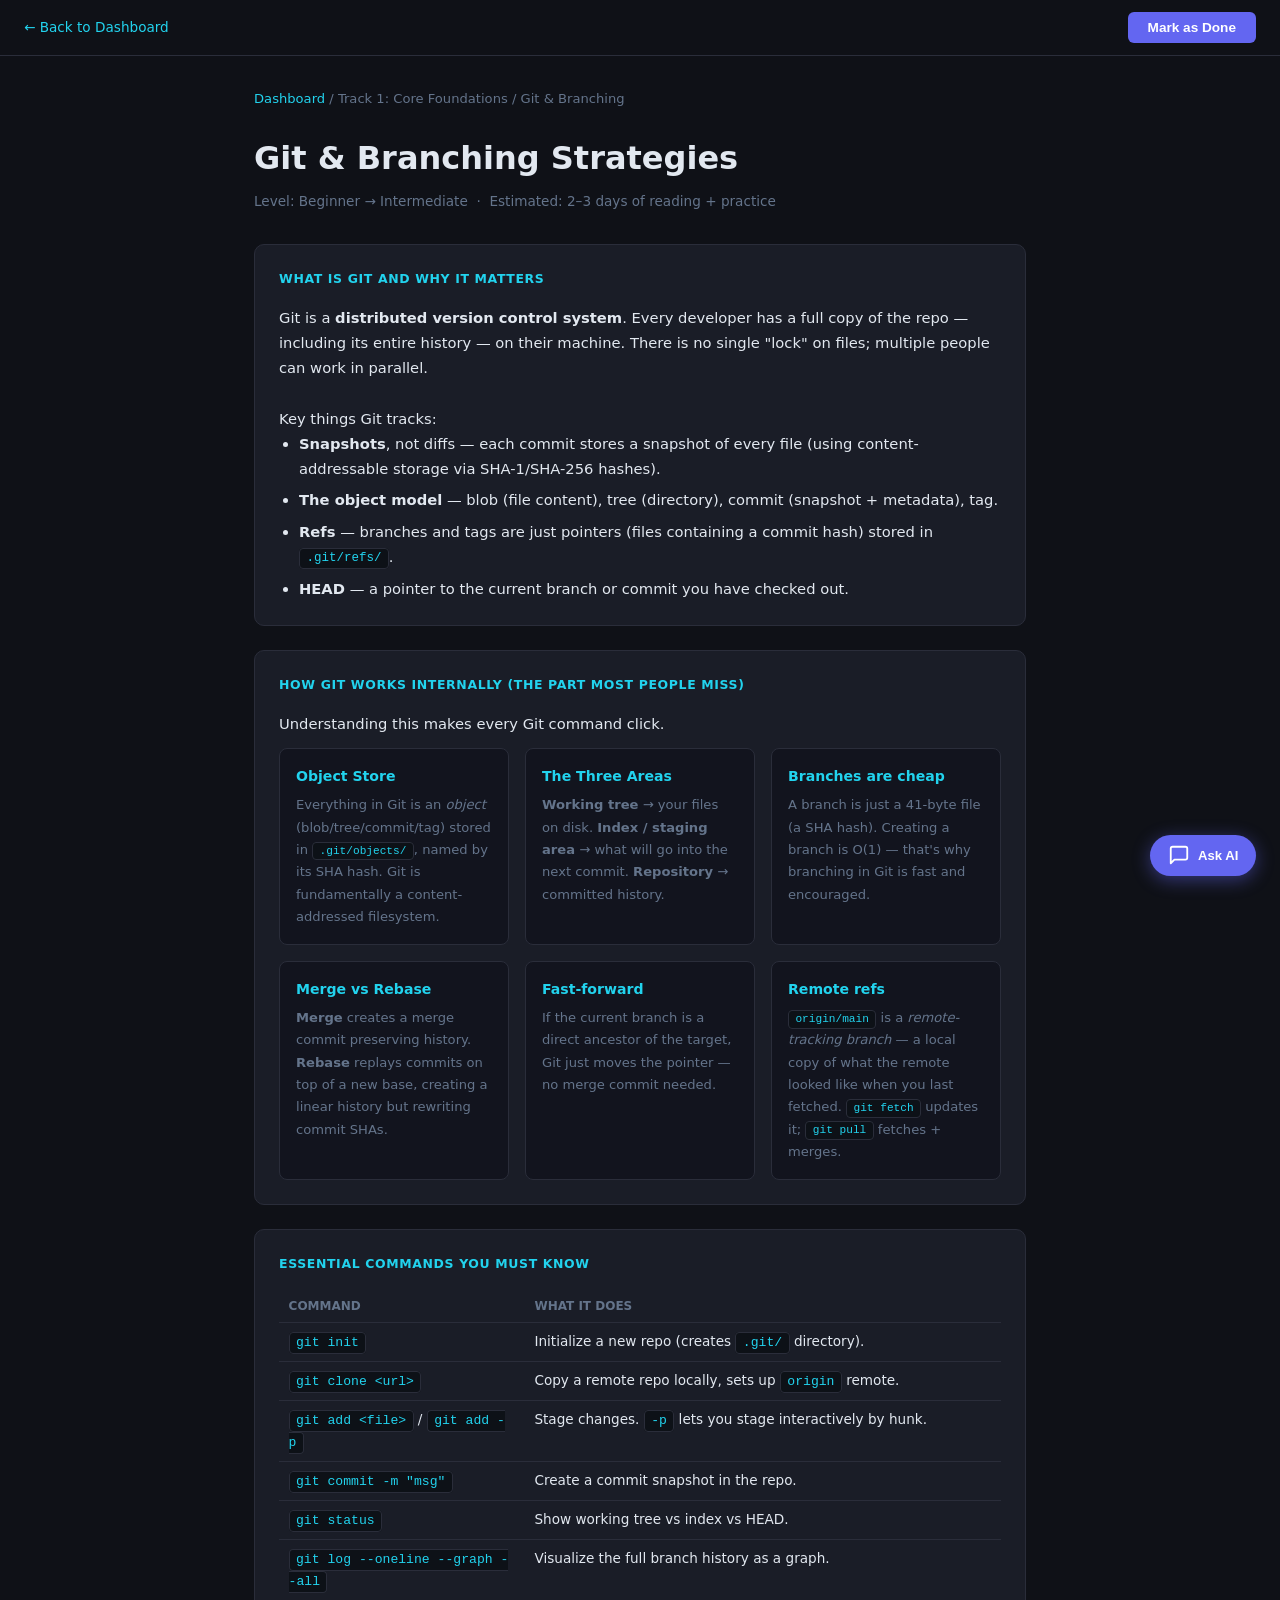
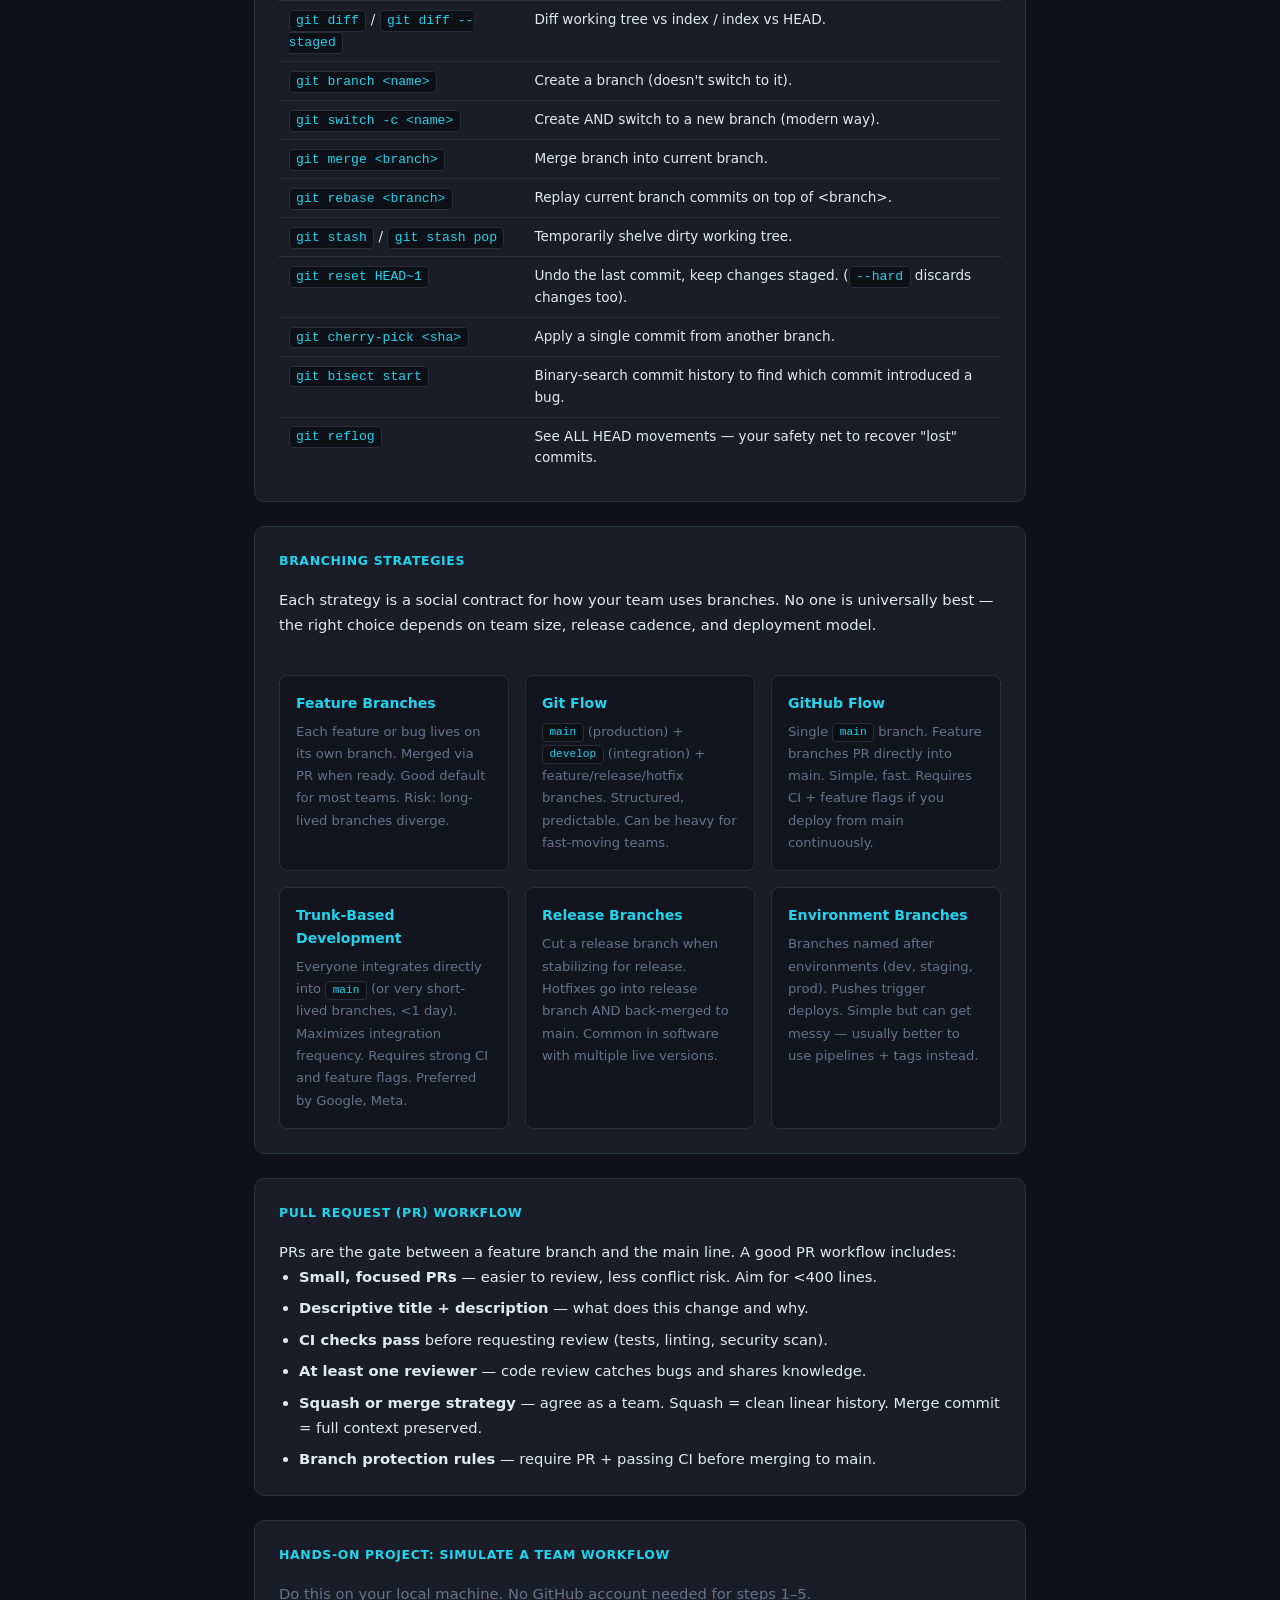
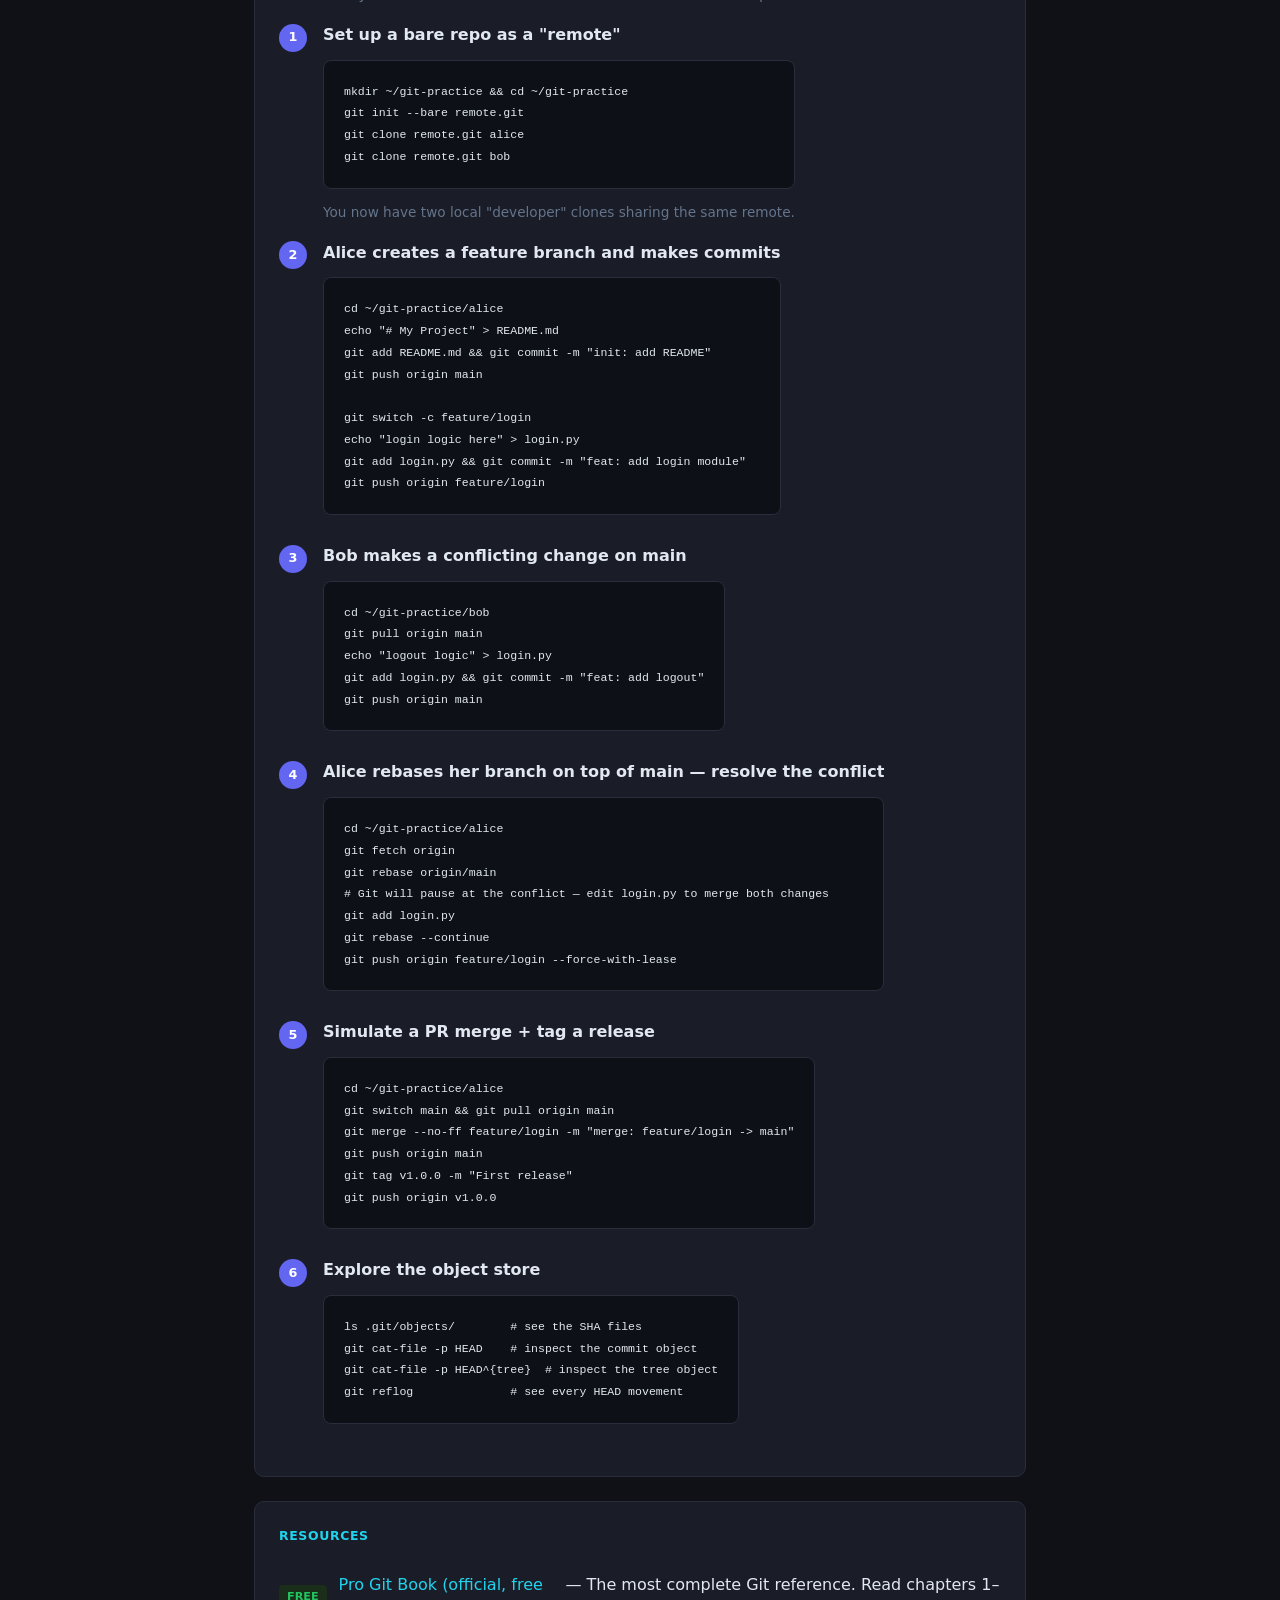
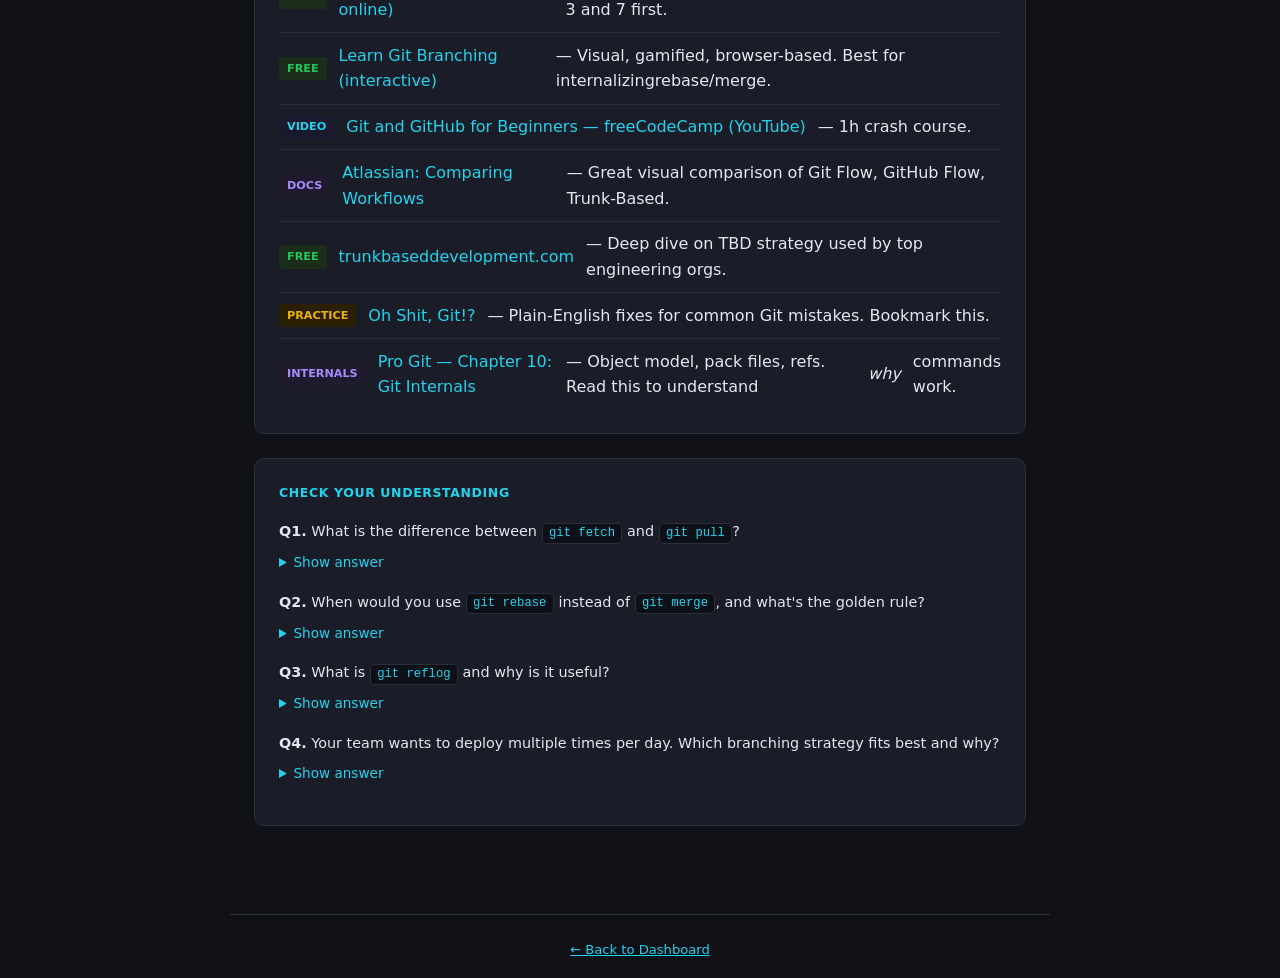
<file: topics/git.html>
<!DOCTYPE html>
<html lang="en">
<head>
  <meta charset="UTF-8" />
  <meta name="viewport" content="width=device-width, initial-scale=1.0" />
  <title>Git & Branching Strategies — Upskill</title>
  <link rel="stylesheet" href="../css/style.css" />
  <style>
    .mark-done-bar {
      position: sticky;
      top: 0;
      background: var(--bg);
      border-bottom: 1px solid var(--border);
      padding: 0.75rem 1.5rem;
      display: flex;
      align-items: center;
      justify-content: space-between;
      z-index: 10;
    }
    .mark-done-bar a { color: var(--accent2); text-decoration: none; font-size: 0.85rem; }
    #mark-done-btn {
      background: var(--accent);
      color: #fff;
      border: none;
      padding: 0.5rem 1.25rem;
      border-radius: 6px;
      cursor: pointer;
      font-size: 0.85rem;
      font-weight: 600;
      transition: background 0.2s;
    }
    #mark-done-btn:hover:not(:disabled) { background: #4f46e5; }
    .concept-grid {
      display: grid;
      grid-template-columns: repeat(auto-fit, minmax(200px, 1fr));
      gap: 1rem;
      margin-top: 0.75rem;
    }
    .concept-card {
      background: #12141e;
      border: 1px solid var(--border);
      border-radius: 8px;
      padding: 1rem;
    }
    .concept-card h4 { font-size: 0.88rem; color: var(--accent2); margin-bottom: 0.4rem; }
    .concept-card p  { font-size: 0.82rem; color: var(--muted); }
    .cmd-table { width: 100%; border-collapse: collapse; font-size: 0.85rem; }
    .cmd-table th { text-align: left; color: var(--muted); font-size: 0.75rem; text-transform: uppercase; padding: 0.4rem 0.6rem; border-bottom: 1px solid var(--border); }
    .cmd-table td { padding: 0.5rem 0.6rem; border-bottom: 1px solid var(--border); vertical-align: top; }
    .cmd-table tr:last-child td { border-bottom: none; }
    .cmd-table code { font-size: 0.82rem; }
    .project-step { display: flex; gap: 1rem; margin-bottom: 1rem; }
    .step-num { background: var(--accent); color: #fff; border-radius: 50%; width: 28px; height: 28px; display: flex; align-items: center; justify-content: center; font-size: 0.8rem; font-weight: 700; flex-shrink: 0; margin-top: 0.1rem; }
    .quiz-q { margin-bottom: 1rem; }
    .quiz-q p { font-size: 0.9rem; margin-bottom: 0.5rem; }
    .quiz-q details summary { cursor: pointer; color: var(--accent2); font-size: 0.85rem; }
    .quiz-q details p { margin-top: 0.5rem; font-size: 0.85rem; color: var(--muted); }
  </style>
</head>
<body>

  <div class="mark-done-bar">
    <a href="../index.html">← Back to Dashboard</a>
    <button id="mark-done-btn" data-key="topics/git.html">Mark as Done</button>
  </div>

  <div class="topic-page">
    <div class="breadcrumb">
      <a href="../index.html">Dashboard</a> / Track 1: Core Foundations / Git &amp; Branching
    </div>

    <h1 class="topic-title">Git &amp; Branching Strategies</h1>
    <p class="topic-meta">Level: Beginner → Intermediate &nbsp;·&nbsp; Estimated: 2–3 days of reading + practice</p>

    <!-- ── What is Git ── -->
    <div class="section">
      <h3>What is Git and Why It Matters</h3>
      <p>Git is a <strong>distributed version control system</strong>. Every developer has a full copy of the repo — including its entire history — on their machine. There is no single "lock" on files; multiple people can work in parallel.</p>
      <br/>
      <p>Key things Git tracks:</p>
      <ul>
        <li><strong>Snapshots</strong>, not diffs — each commit stores a snapshot of every file (using content-addressable storage via SHA-1/SHA-256 hashes).</li>
        <li><strong>The object model</strong> — blob (file content), tree (directory), commit (snapshot + metadata), tag.</li>
        <li><strong>Refs</strong> — branches and tags are just pointers (files containing a commit hash) stored in <code>.git/refs/</code>.</li>
        <li><strong>HEAD</strong> — a pointer to the current branch or commit you have checked out.</li>
      </ul>
    </div>

    <!-- ── Internal Model ── -->
    <div class="section">
      <h3>How Git Works Internally (the part most people miss)</h3>
      <p>Understanding this makes every Git command click.</p>
      <div class="concept-grid">
        <div class="concept-card">
          <h4>Object Store</h4>
          <p>Everything in Git is an <em>object</em> (blob/tree/commit/tag) stored in <code>.git/objects/</code>, named by its SHA hash. Git is fundamentally a content-addressed filesystem.</p>
        </div>
        <div class="concept-card">
          <h4>The Three Areas</h4>
          <p><strong>Working tree</strong> → your files on disk. <strong>Index / staging area</strong> → what will go into the next commit. <strong>Repository</strong> → committed history.</p>
        </div>
        <div class="concept-card">
          <h4>Branches are cheap</h4>
          <p>A branch is just a 41-byte file (a SHA hash). Creating a branch is O(1) — that's why branching in Git is fast and encouraged.</p>
        </div>
        <div class="concept-card">
          <h4>Merge vs Rebase</h4>
          <p><strong>Merge</strong> creates a merge commit preserving history. <strong>Rebase</strong> replays commits on top of a new base, creating a linear history but rewriting commit SHAs.</p>
        </div>
        <div class="concept-card">
          <h4>Fast-forward</h4>
          <p>If the current branch is a direct ancestor of the target, Git just moves the pointer — no merge commit needed.</p>
        </div>
        <div class="concept-card">
          <h4>Remote refs</h4>
          <p><code>origin/main</code> is a <em>remote-tracking branch</em> — a local copy of what the remote looked like when you last fetched. <code>git fetch</code> updates it; <code>git pull</code> fetches + merges.</p>
        </div>
      </div>
    </div>

    <!-- ── Commands ── -->
    <div class="section">
      <h3>Essential Commands You Must Know</h3>
      <table class="cmd-table">
        <thead><tr><th>Command</th><th>What it does</th></tr></thead>
        <tbody>
          <tr><td><code>git init</code></td><td>Initialize a new repo (creates <code>.git/</code> directory).</td></tr>
          <tr><td><code>git clone &lt;url&gt;</code></td><td>Copy a remote repo locally, sets up <code>origin</code> remote.</td></tr>
          <tr><td><code>git add &lt;file&gt;</code> / <code>git add -p</code></td><td>Stage changes. <code>-p</code> lets you stage interactively by hunk.</td></tr>
          <tr><td><code>git commit -m "msg"</code></td><td>Create a commit snapshot in the repo.</td></tr>
          <tr><td><code>git status</code></td><td>Show working tree vs index vs HEAD.</td></tr>
          <tr><td><code>git log --oneline --graph --all</code></td><td>Visualize the full branch history as a graph.</td></tr>
          <tr><td><code>git diff</code> / <code>git diff --staged</code></td><td>Diff working tree vs index / index vs HEAD.</td></tr>
          <tr><td><code>git branch &lt;name&gt;</code></td><td>Create a branch (doesn't switch to it).</td></tr>
          <tr><td><code>git switch -c &lt;name&gt;</code></td><td>Create AND switch to a new branch (modern way).</td></tr>
          <tr><td><code>git merge &lt;branch&gt;</code></td><td>Merge branch into current branch.</td></tr>
          <tr><td><code>git rebase &lt;branch&gt;</code></td><td>Replay current branch commits on top of &lt;branch&gt;.</td></tr>
          <tr><td><code>git stash</code> / <code>git stash pop</code></td><td>Temporarily shelve dirty working tree.</td></tr>
          <tr><td><code>git reset HEAD~1</code></td><td>Undo the last commit, keep changes staged. (<code>--hard</code> discards changes too).</td></tr>
          <tr><td><code>git cherry-pick &lt;sha&gt;</code></td><td>Apply a single commit from another branch.</td></tr>
          <tr><td><code>git bisect start</code></td><td>Binary-search commit history to find which commit introduced a bug.</td></tr>
          <tr><td><code>git reflog</code></td><td>See ALL HEAD movements — your safety net to recover "lost" commits.</td></tr>
        </tbody>
      </table>
    </div>

    <!-- ── Branching Strategies ── -->
    <div class="section">
      <h3>Branching Strategies</h3>
      <p>Each strategy is a social contract for how your team uses branches. No one is universally best — the right choice depends on team size, release cadence, and deployment model.</p>
      <br/>

      <div class="concept-grid">
        <div class="concept-card">
          <h4>Feature Branches</h4>
          <p>Each feature or bug lives on its own branch. Merged via PR when ready. Good default for most teams. Risk: long-lived branches diverge.</p>
        </div>
        <div class="concept-card">
          <h4>Git Flow</h4>
          <p><code>main</code> (production) + <code>develop</code> (integration) + feature/release/hotfix branches. Structured, predictable. Can be heavy for fast-moving teams.</p>
        </div>
        <div class="concept-card">
          <h4>GitHub Flow</h4>
          <p>Single <code>main</code> branch. Feature branches PR directly into main. Simple, fast. Requires CI + feature flags if you deploy from main continuously.</p>
        </div>
        <div class="concept-card">
          <h4>Trunk-Based Development</h4>
          <p>Everyone integrates directly into <code>main</code> (or very short-lived branches, &lt;1 day). Maximizes integration frequency. Requires strong CI and feature flags. Preferred by Google, Meta.</p>
        </div>
        <div class="concept-card">
          <h4>Release Branches</h4>
          <p>Cut a release branch when stabilizing for release. Hotfixes go into release branch AND back-merged to main. Common in software with multiple live versions.</p>
        </div>
        <div class="concept-card">
          <h4>Environment Branches</h4>
          <p>Branches named after environments (dev, staging, prod). Pushes trigger deploys. Simple but can get messy — usually better to use pipelines + tags instead.</p>
        </div>
      </div>
    </div>

    <!-- ── PR Workflow ── -->
    <div class="section">
      <h3>Pull Request (PR) Workflow</h3>
      <p>PRs are the gate between a feature branch and the main line. A good PR workflow includes:</p>
      <ul>
        <li><strong>Small, focused PRs</strong> — easier to review, less conflict risk. Aim for &lt;400 lines.</li>
        <li><strong>Descriptive title + description</strong> — what does this change and why.</li>
        <li><strong>CI checks pass</strong> before requesting review (tests, linting, security scan).</li>
        <li><strong>At least one reviewer</strong> — code review catches bugs and shares knowledge.</li>
        <li><strong>Squash or merge strategy</strong> — agree as a team. Squash = clean linear history. Merge commit = full context preserved.</li>
        <li><strong>Branch protection rules</strong> — require PR + passing CI before merging to main.</li>
      </ul>
    </div>

    <!-- ── Practice Project ── -->
    <div class="section">
      <h3>Hands-On Project: Simulate a Team Workflow</h3>
      <p style="margin-bottom:1rem; color: var(--muted);">Do this on your local machine. No GitHub account needed for steps 1–5.</p>

      <div class="project-step">
        <div class="step-num">1</div>
        <div>
          <strong>Set up a bare repo as a "remote"</strong>
          <pre><code>mkdir ~/git-practice && cd ~/git-practice
git init --bare remote.git
git clone remote.git alice
git clone remote.git bob</code></pre>
          <p style="font-size:0.85rem; color: var(--muted); margin-top:0.4rem;">You now have two local "developer" clones sharing the same remote.</p>
        </div>
      </div>

      <div class="project-step">
        <div class="step-num">2</div>
        <div>
          <strong>Alice creates a feature branch and makes commits</strong>
          <pre><code>cd ~/git-practice/alice
echo "# My Project" > README.md
git add README.md && git commit -m "init: add README"
git push origin main

git switch -c feature/login
echo "login logic here" > login.py
git add login.py && git commit -m "feat: add login module"
git push origin feature/login</code></pre>
        </div>
      </div>

      <div class="project-step">
        <div class="step-num">3</div>
        <div>
          <strong>Bob makes a conflicting change on main</strong>
          <pre><code>cd ~/git-practice/bob
git pull origin main
echo "logout logic" > login.py
git add login.py && git commit -m "feat: add logout"
git push origin main</code></pre>
        </div>
      </div>

      <div class="project-step">
        <div class="step-num">4</div>
        <div>
          <strong>Alice rebases her branch on top of main — resolve the conflict</strong>
          <pre><code>cd ~/git-practice/alice
git fetch origin
git rebase origin/main
# Git will pause at the conflict — edit login.py to merge both changes
git add login.py
git rebase --continue
git push origin feature/login --force-with-lease</code></pre>
        </div>
      </div>

      <div class="project-step">
        <div class="step-num">5</div>
        <div>
          <strong>Simulate a PR merge + tag a release</strong>
          <pre><code>cd ~/git-practice/alice
git switch main && git pull origin main
git merge --no-ff feature/login -m "merge: feature/login -> main"
git push origin main
git tag v1.0.0 -m "First release"
git push origin v1.0.0</code></pre>
        </div>
      </div>

      <div class="project-step">
        <div class="step-num">6</div>
        <div>
          <strong>Explore the object store</strong>
          <pre><code>ls .git/objects/        # see the SHA files
git cat-file -p HEAD    # inspect the commit object
git cat-file -p HEAD^{tree}  # inspect the tree object
git reflog              # see every HEAD movement</code></pre>
        </div>
      </div>
    </div>

    <!-- ── Resources ── -->
    <div class="section">
      <h3>Resources</h3>

      <div class="resource-row">
        <span class="resource-type rt-free">FREE</span>
        <a href="https://git-scm.com/book/en/v2" target="_blank">Pro Git Book (official, free online)</a>
        — The most complete Git reference. Read chapters 1–3 and 7 first.
      </div>
      <div class="resource-row">
        <span class="resource-type rt-free">FREE</span>
        <a href="https://learngitbranching.js.org/" target="_blank">Learn Git Branching (interactive)</a>
        — Visual, gamified, browser-based. Best for internalizingrebase/merge.
      </div>
      <div class="resource-row">
        <span class="resource-type rt-video">VIDEO</span>
        <a href="https://www.youtube.com/watch?v=RGOj5yH7evk" target="_blank">Git and GitHub for Beginners — freeCodeCamp (YouTube)</a>
        — 1h crash course.
      </div>
      <div class="resource-row">
        <span class="resource-type rt-docs">DOCS</span>
        <a href="https://www.atlassian.com/git/tutorials/comparing-workflows" target="_blank">Atlassian: Comparing Workflows</a>
        — Great visual comparison of Git Flow, GitHub Flow, Trunk-Based.
      </div>
      <div class="resource-row">
        <span class="resource-type rt-free">FREE</span>
        <a href="https://trunkbaseddevelopment.com/" target="_blank">trunkbaseddevelopment.com</a>
        — Deep dive on TBD strategy used by top engineering orgs.
      </div>
      <div class="resource-row">
        <span class="resource-type rt-practice">PRACTICE</span>
        <a href="https://ohshitgit.com/" target="_blank">Oh Shit, Git!?</a>
        — Plain-English fixes for common Git mistakes. Bookmark this.
      </div>
      <div class="resource-row">
        <span class="resource-type rt-docs">INTERNALS</span>
        <a href="https://git-scm.com/book/en/v2/Git-Internals-Plumbing-and-Porcelain" target="_blank">Pro Git — Chapter 10: Git Internals</a>
        — Object model, pack files, refs. Read this to understand <em>why</em> commands work.
      </div>
    </div>

    <!-- ── Quiz ── -->
    <div class="section">
      <h3>Check Your Understanding</h3>

      <div class="quiz-q">
        <p><strong>Q1.</strong> What is the difference between <code>git fetch</code> and <code>git pull</code>?</p>
        <details><summary>Show answer</summary>
          <p><code>git fetch</code> downloads remote changes and updates your remote-tracking branches (e.g. <code>origin/main</code>) but does NOT touch your working branch. <code>git pull</code> = <code>git fetch</code> + <code>git merge</code> (or rebase, depending on config). Prefer <code>fetch</code> first so you can inspect what changed before merging.</p>
        </details>
      </div>

      <div class="quiz-q">
        <p><strong>Q2.</strong> When would you use <code>git rebase</code> instead of <code>git merge</code>, and what's the golden rule?</p>
        <details><summary>Show answer</summary>
          <p>Use rebase to keep a linear history on your feature branch before merging. Golden rule: <strong>never rebase commits that have been pushed to a shared branch</strong> — it rewrites history (new SHA hashes) and breaks other people's branches. Use <code>--force-with-lease</code> (not <code>--force</code>) when you must push a rebased branch.</p>
        </details>
      </div>

      <div class="quiz-q">
        <p><strong>Q3.</strong> What is <code>git reflog</code> and why is it useful?</p>
        <details><summary>Show answer</summary>
          <p>Reflog records every time HEAD moved — branch switches, resets, rebases, etc. It lets you recover "lost" commits. Even after a <code>git reset --hard</code> or accidental branch delete, you can find the old commit SHA in reflog and restore it.</p>
        </details>
      </div>

      <div class="quiz-q">
        <p><strong>Q4.</strong> Your team wants to deploy multiple times per day. Which branching strategy fits best and why?</p>
        <details><summary>Show answer</summary>
          <p>Trunk-Based Development (TBD). Features merge to main quickly (ideally daily), preventing long-lived branch divergence. Requires: strong CI, feature flags to hide incomplete features, and fast PR turnarounds. GitHub Flow also works at this cadence but TBD maximizes integration frequency.</p>
        </details>
      </div>
    </div>

  </div>

  <footer style="max-width:820px; margin: 2rem auto 0; padding: 1.5rem; border-top: 1px solid var(--border); text-align:center; color: var(--muted); font-size:0.82rem;">
    <a href="../index.html" style="color: var(--accent2);">← Back to Dashboard</a>
  </footer>

  <script src="../js/main.js"></script>
  <script src="../js/agent.js"></script>
</body>
</html>
</file>
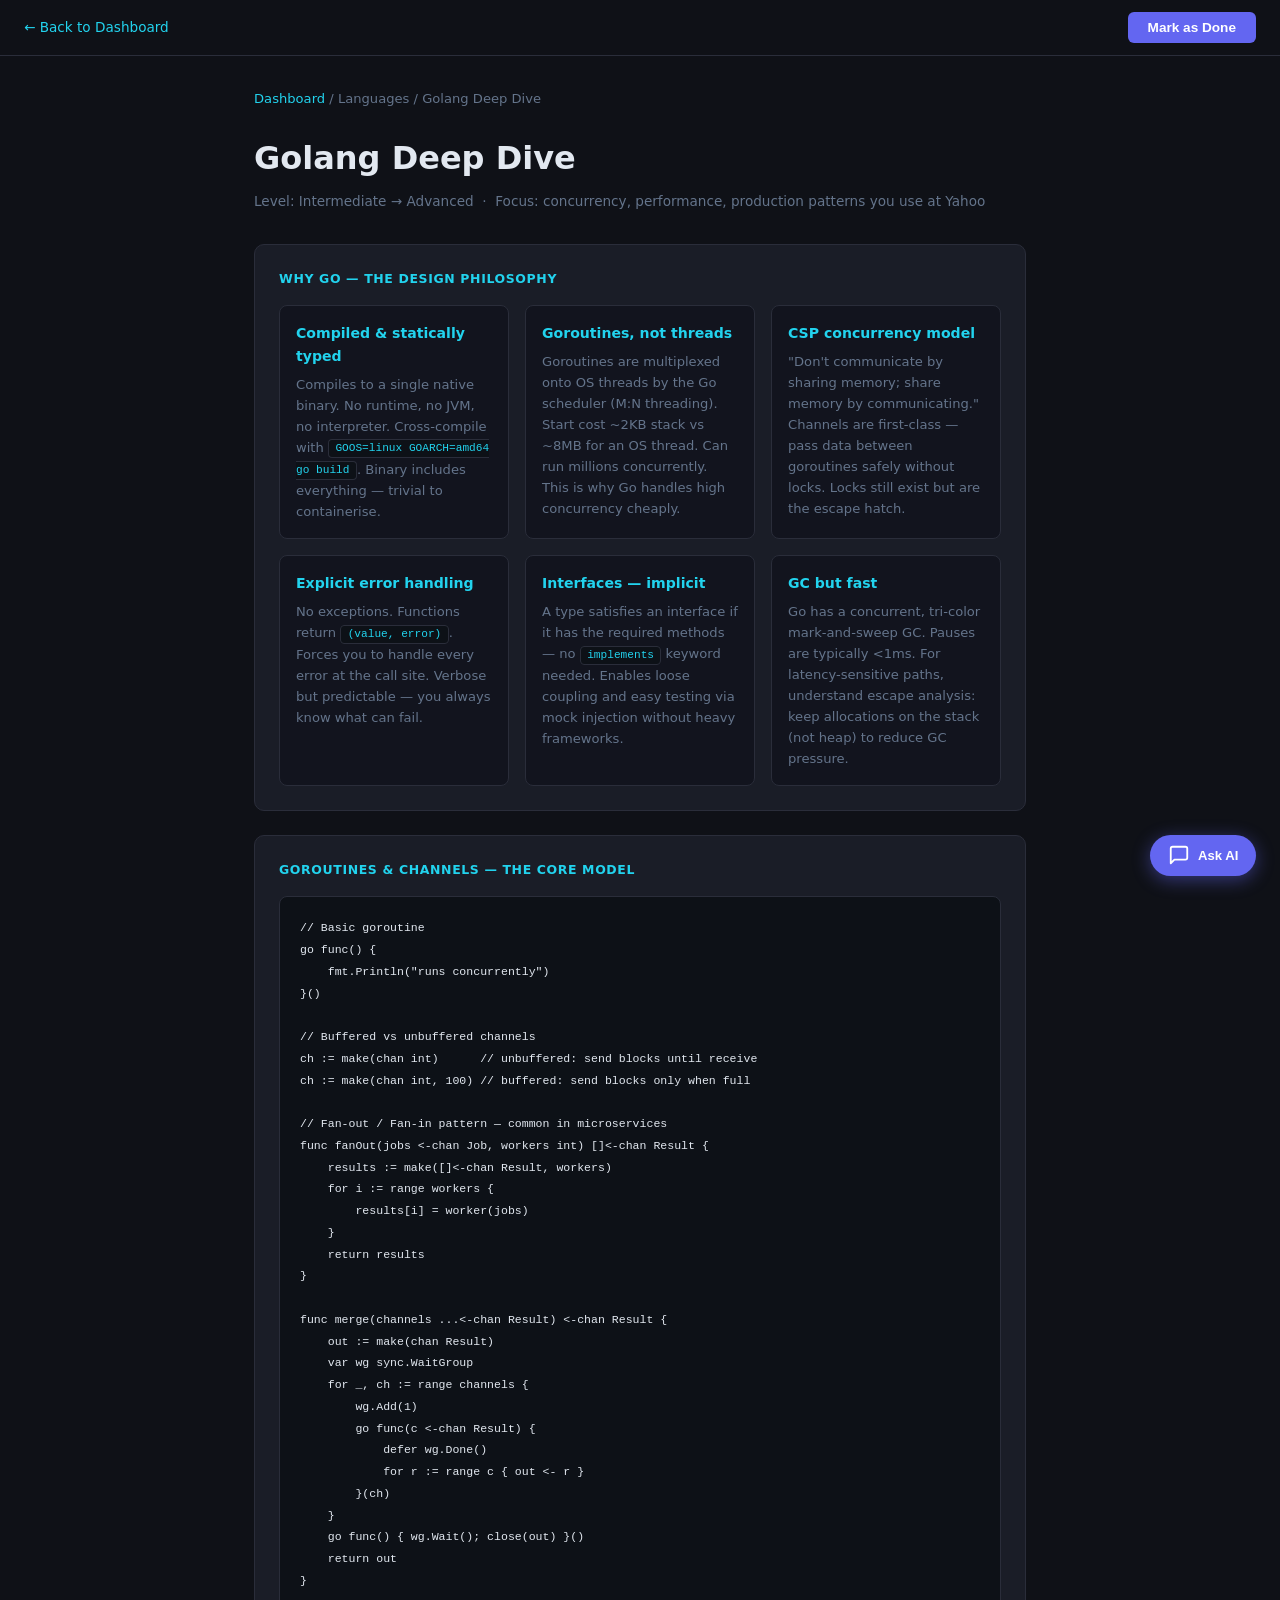
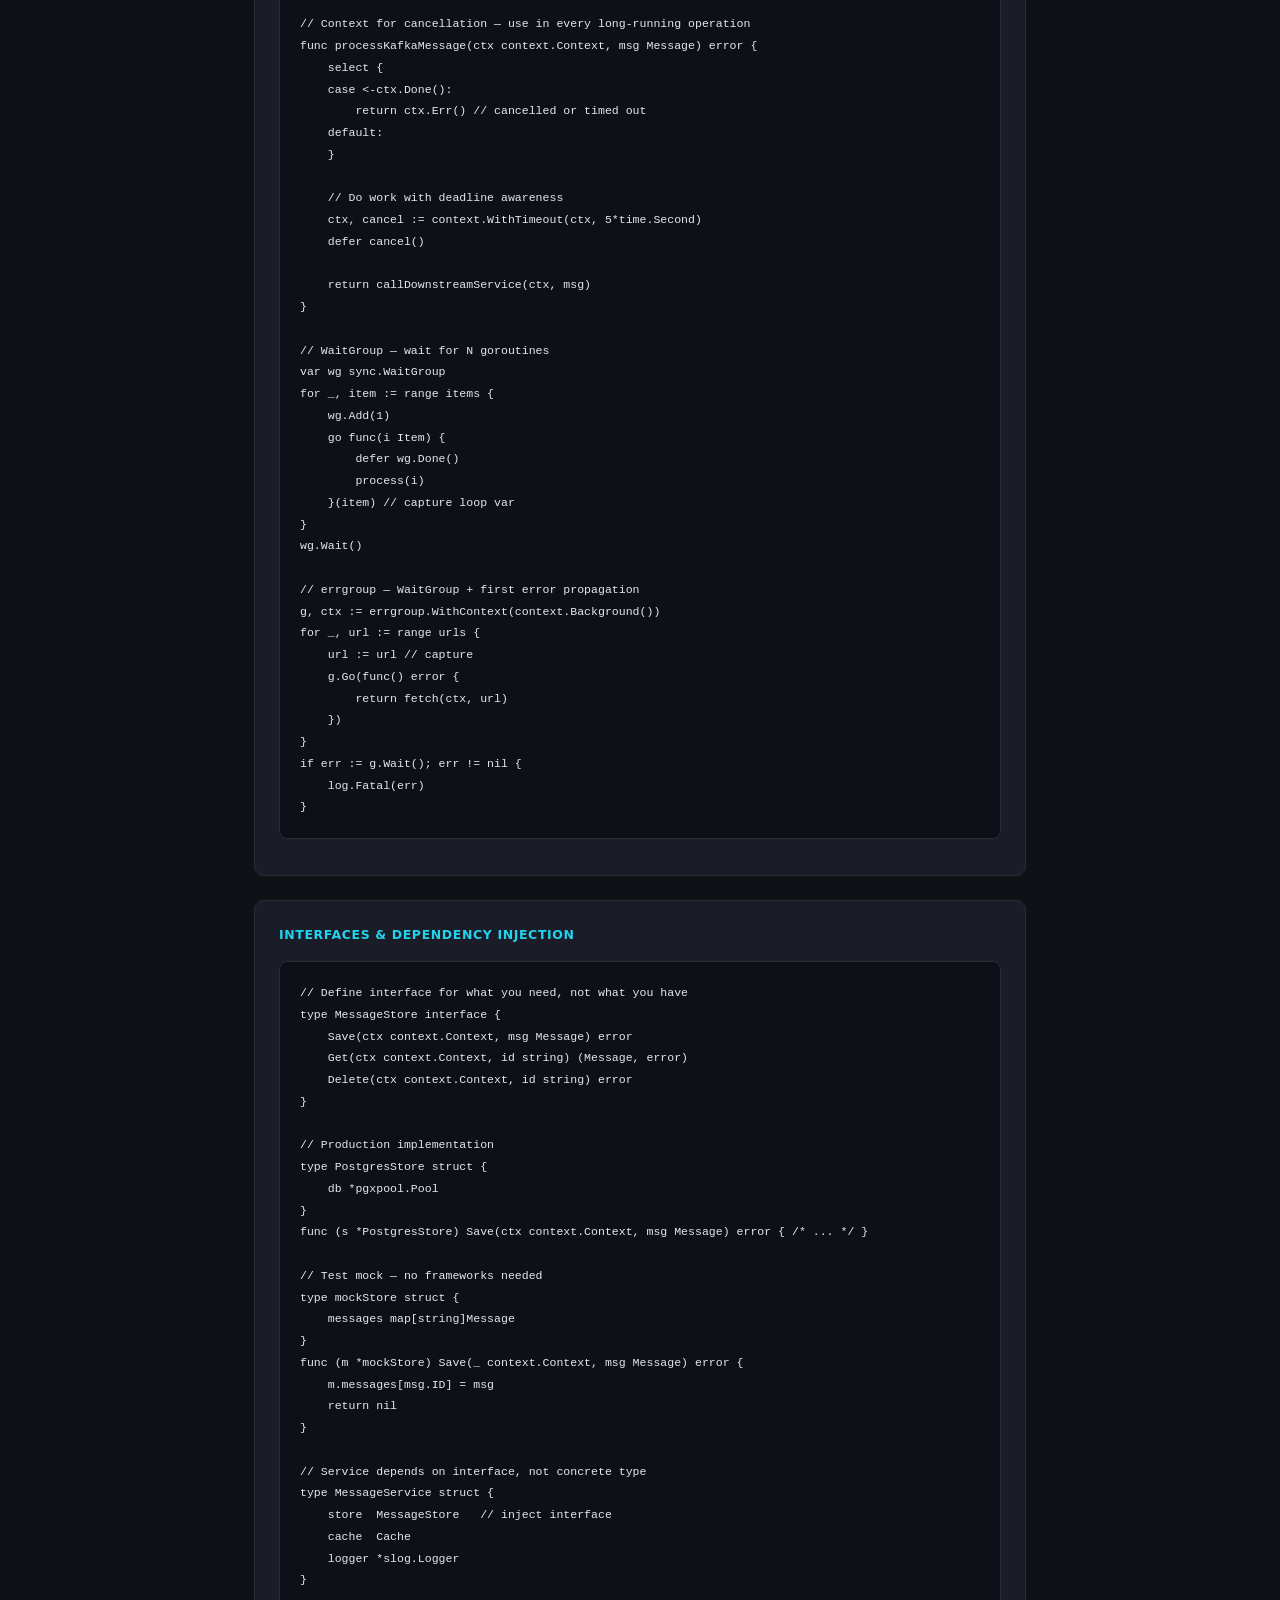
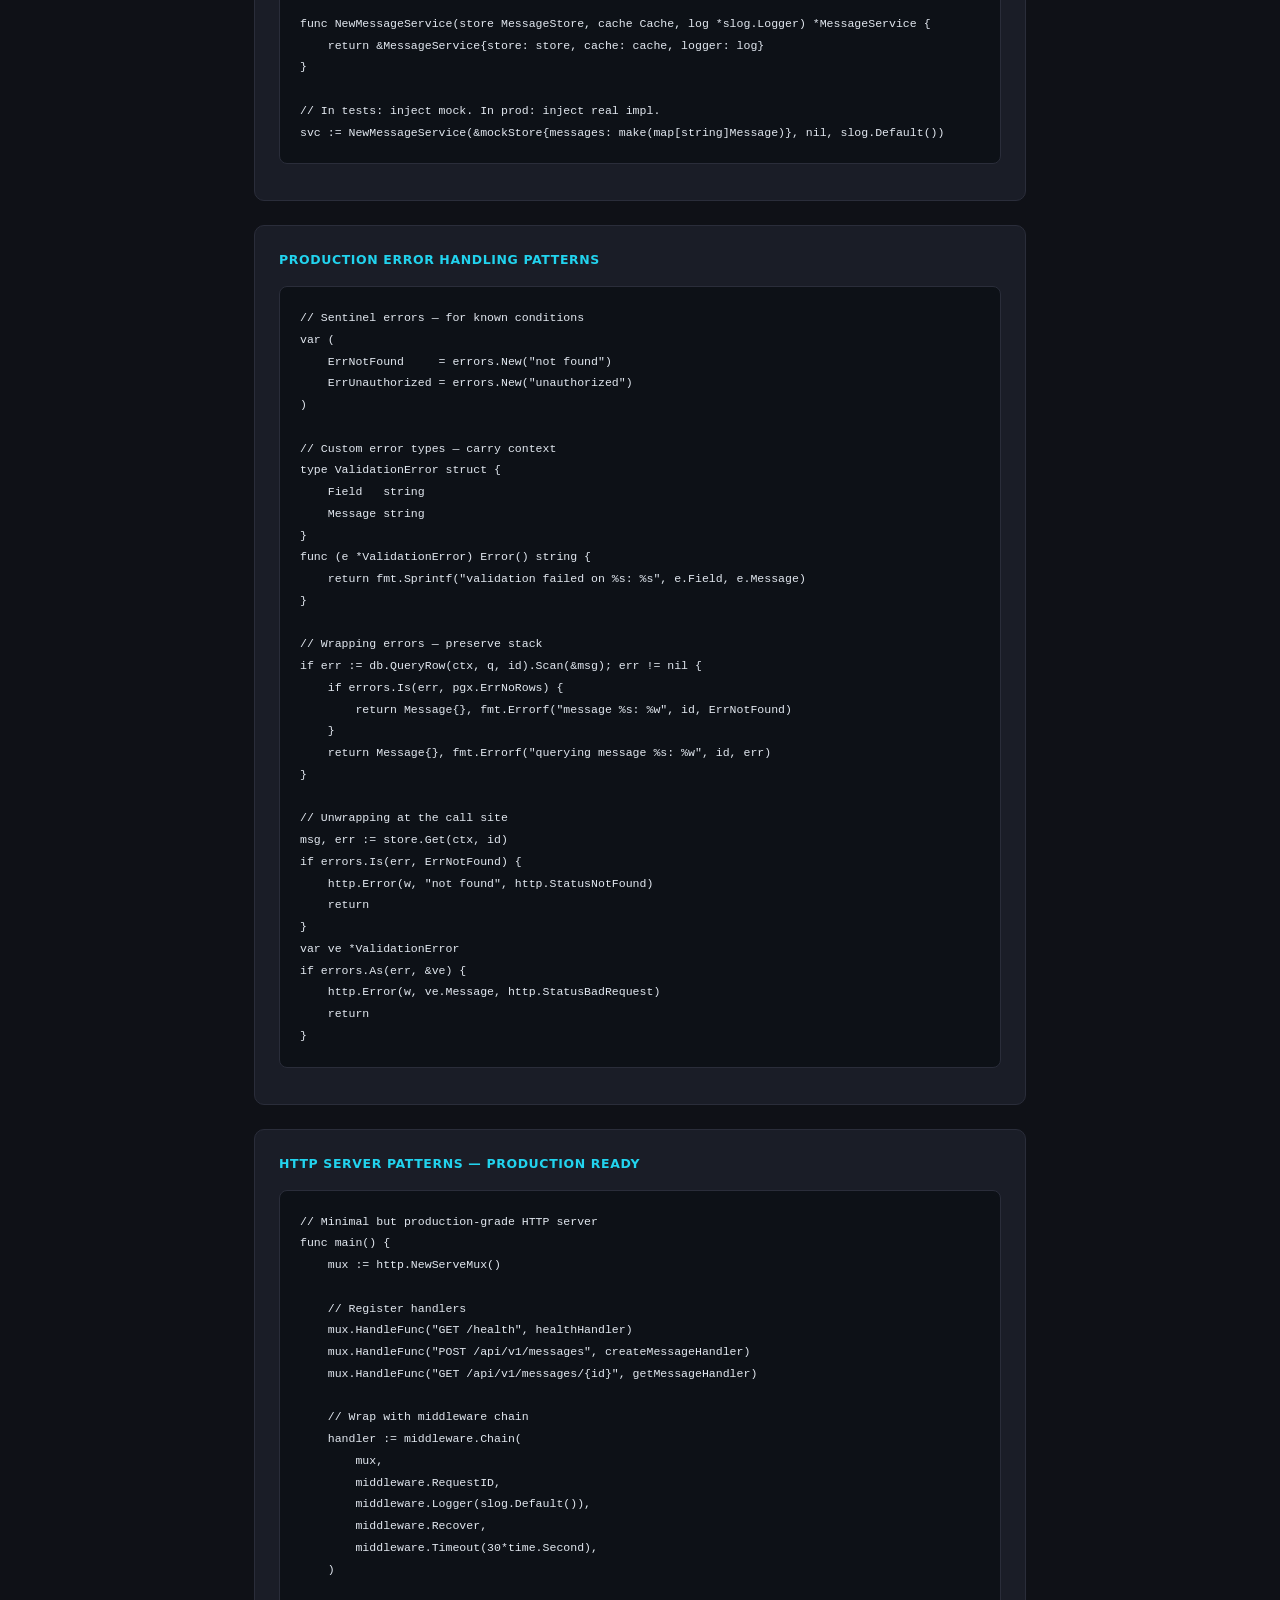
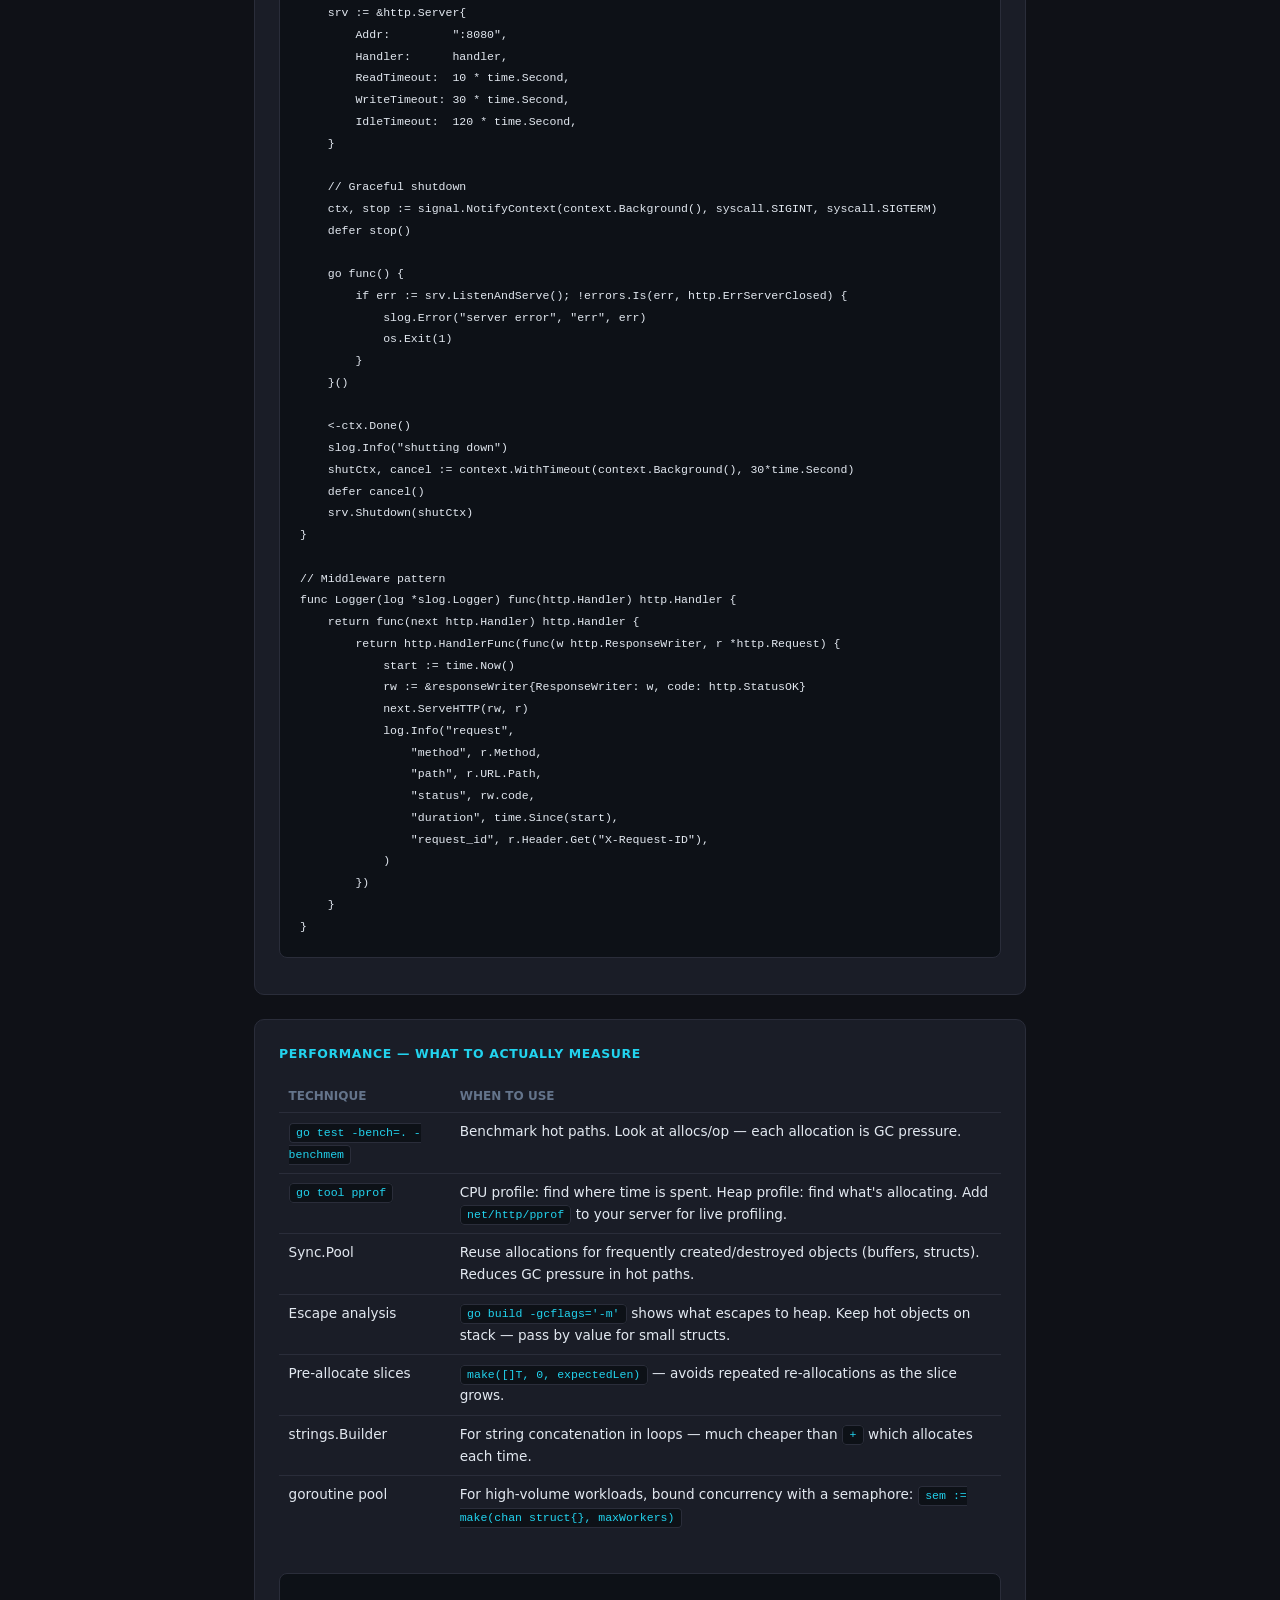
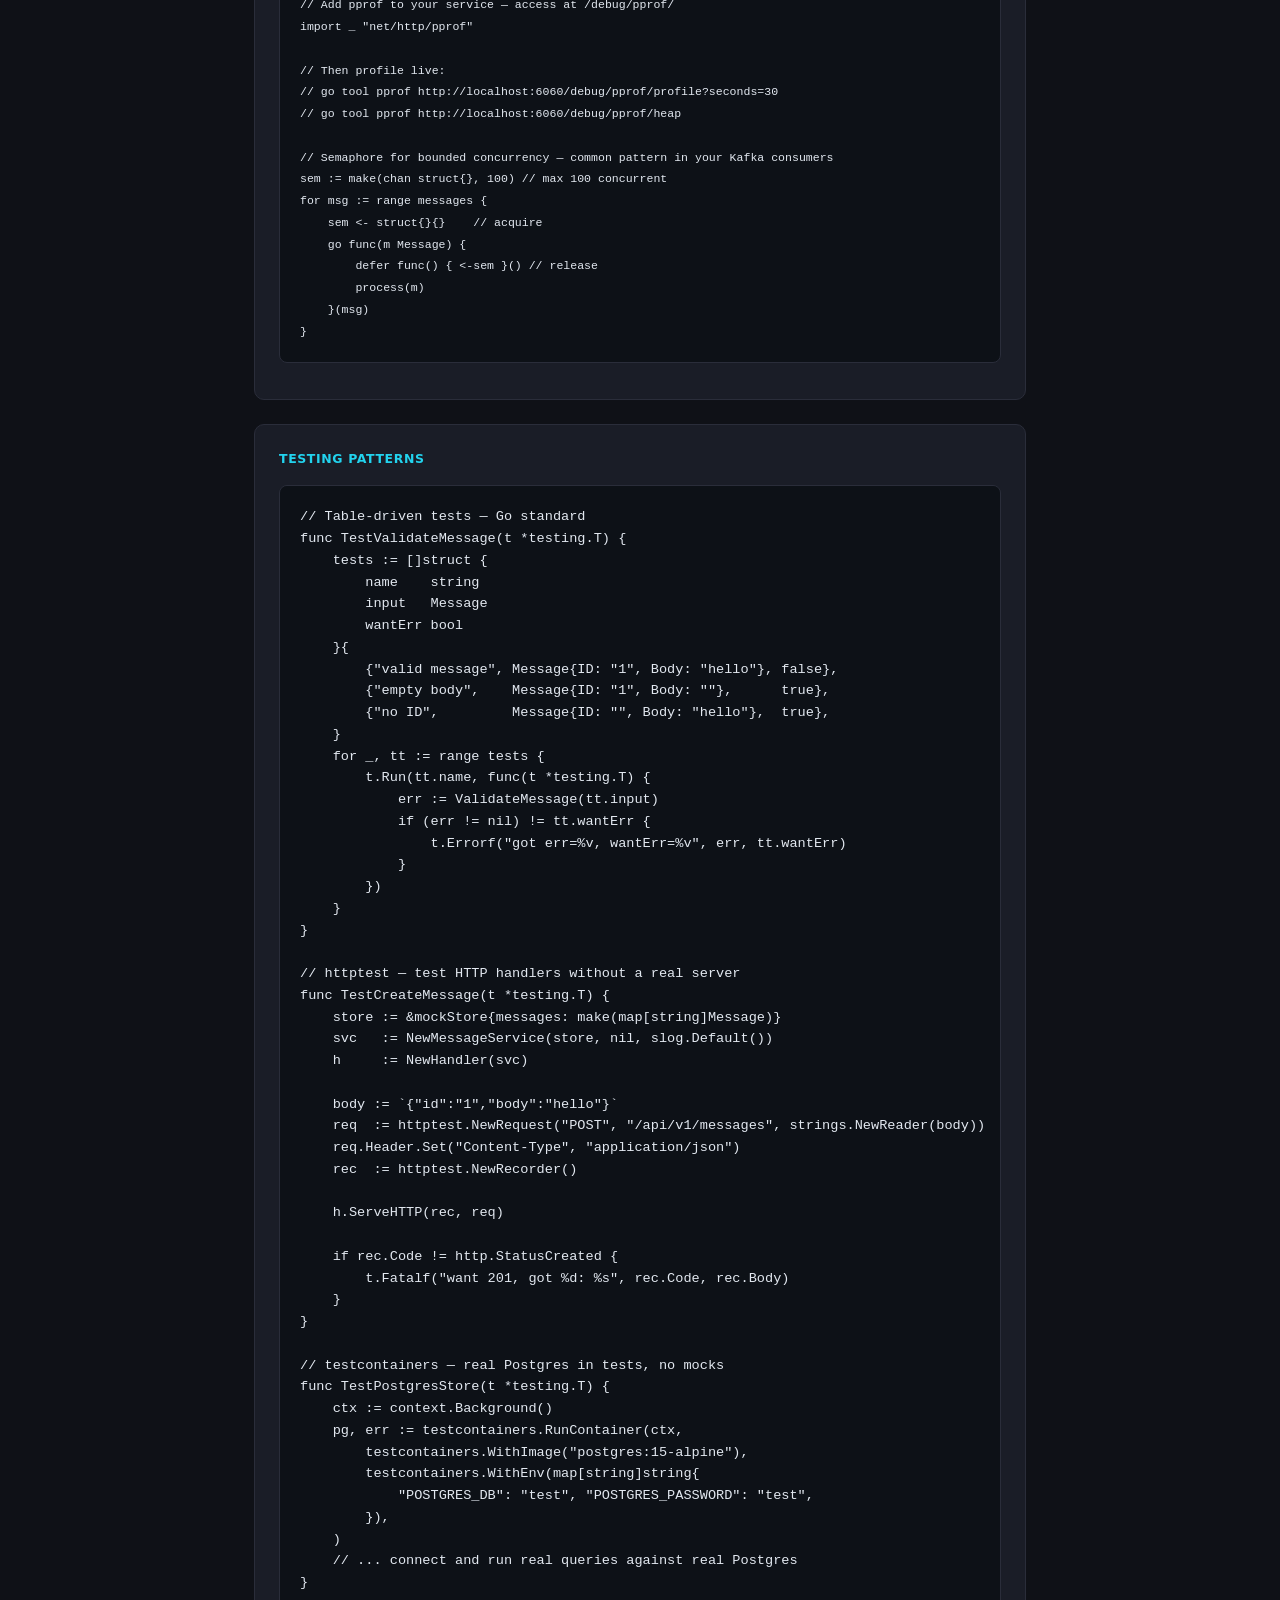
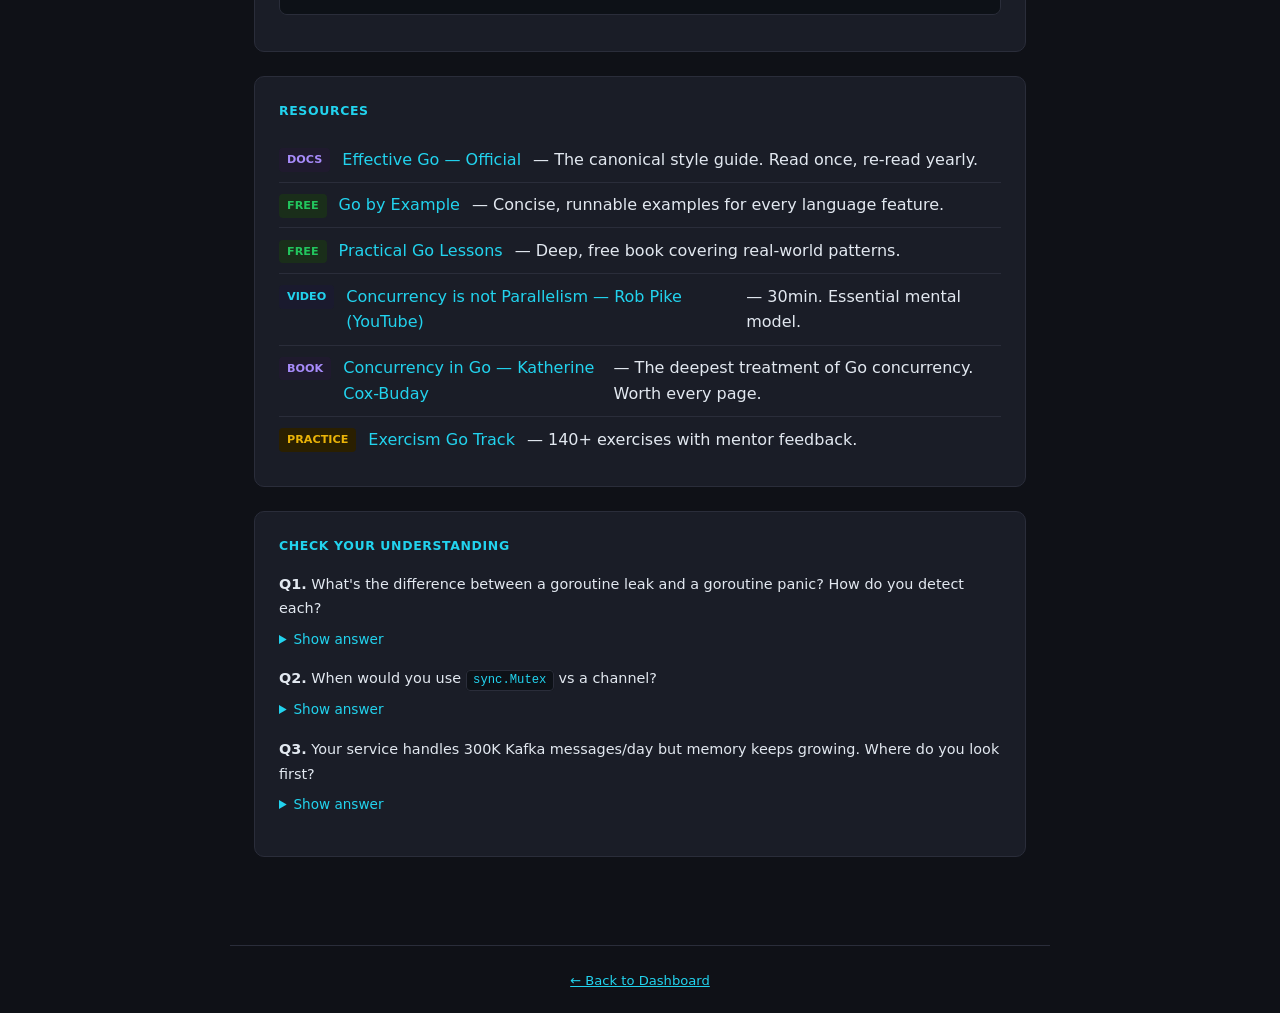
<file: topics/golang.html>
<!DOCTYPE html>
<html lang="en">
<head>
  <meta charset="UTF-8" />
  <meta name="viewport" content="width=device-width, initial-scale=1.0" />
  <title>Golang Deep Dive — Upskill</title>
  <link rel="stylesheet" href="../css/style.css" />
  <style>
    .mark-done-bar { position: sticky; top: 0; background: var(--bg); border-bottom: 1px solid var(--border); padding: 0.75rem 1.5rem; display: flex; align-items: center; justify-content: space-between; z-index: 10; }
    .mark-done-bar a { color: var(--accent2); text-decoration: none; font-size: 0.85rem; }
    #mark-done-btn { background: var(--accent); color: #fff; border: none; padding: 0.5rem 1.25rem; border-radius: 6px; cursor: pointer; font-size: 0.85rem; font-weight: 600; }
    #mark-done-btn:hover:not(:disabled) { background: #4f46e5; }
    .concept-grid { display: grid; grid-template-columns: repeat(auto-fit, minmax(210px, 1fr)); gap: 1rem; margin-top: 0.75rem; }
    .concept-card { background: #12141e; border: 1px solid var(--border); border-radius: 8px; padding: 1rem; }
    .concept-card h4 { font-size: 0.88rem; color: var(--accent2); margin-bottom: 0.4rem; }
    .concept-card p { font-size: 0.82rem; color: var(--muted); line-height: 1.6; }
    .cmd-table { width: 100%; border-collapse: collapse; font-size: 0.85rem; }
    .cmd-table th { text-align: left; color: var(--muted); font-size: 0.75rem; text-transform: uppercase; padding: 0.4rem 0.6rem; border-bottom: 1px solid var(--border); }
    .cmd-table td { padding: 0.5rem 0.6rem; border-bottom: 1px solid var(--border); vertical-align: top; line-height: 1.6; }
    .cmd-table tr:last-child td { border-bottom: none; }
    .project-step { display: flex; gap: 1rem; margin-bottom: 1.25rem; }
    .step-num { background: var(--accent); color: #fff; border-radius: 50%; width: 28px; height: 28px; display: flex; align-items: center; justify-content: center; font-size: 0.8rem; font-weight: 700; flex-shrink: 0; margin-top: 0.1rem; }
    .quiz-q { margin-bottom: 1rem; }
    .quiz-q p { font-size: 0.9rem; margin-bottom: 0.5rem; }
    .quiz-q details summary { cursor: pointer; color: var(--accent2); font-size: 0.85rem; }
    .quiz-q details p { margin-top: 0.5rem; font-size: 0.85rem; color: var(--muted); line-height: 1.6; }
    .resource-row { display: flex; align-items: flex-start; gap: 0.75rem; padding: 0.6rem 0; border-bottom: 1px solid var(--border); }
    .resource-row:last-child { border-bottom: none; }
    .resource-type { font-size: 0.7rem; padding: 0.18rem 0.5rem; border-radius: 4px; font-weight: 600; flex-shrink: 0; margin-top: 0.1rem; }
    .rt-free { background: #1a2e1a; color: var(--green); }
    .rt-video { background: #1a1a2e; color: var(--accent2); }
    .rt-docs { background: #1f1a2e; color: #a78bfa; }
    .rt-practice { background: #2a1f00; color: var(--yellow); }
    .tip-box { background: #12201a; border: 1px solid #22c55e33; border-radius: 8px; padding: 0.9rem 1rem; margin: 0.75rem 0; font-size: 0.85rem; color: var(--text); line-height: 1.6; }
    .tip-box strong { color: var(--green); }
    .warn-box { background: #1f1500; border: 1px solid #eab30833; border-radius: 8px; padding: 0.9rem 1rem; margin: 0.75rem 0; font-size: 0.85rem; color: var(--text); line-height: 1.6; }
    .warn-box strong { color: var(--yellow); }
  </style>
</head>
<body>
  <div class="mark-done-bar">
    <a href="../index.html">← Back to Dashboard</a>
    <button id="mark-done-btn" data-key="topics/golang.html">Mark as Done</button>
  </div>

  <div class="topic-page">
    <div class="breadcrumb"><a href="../index.html">Dashboard</a> / Languages / Golang Deep Dive</div>
    <h1 class="topic-title">Golang Deep Dive</h1>
    <p class="topic-meta">Level: Intermediate → Advanced &nbsp;·&nbsp; Focus: concurrency, performance, production patterns you use at Yahoo</p>

    <div class="section">
      <h3>Why Go — The Design Philosophy</h3>
      <div class="concept-grid">
        <div class="concept-card">
          <h4>Compiled & statically typed</h4>
          <p>Compiles to a single native binary. No runtime, no JVM, no interpreter. Cross-compile with <code>GOOS=linux GOARCH=amd64 go build</code>. Binary includes everything — trivial to containerise.</p>
        </div>
        <div class="concept-card">
          <h4>Goroutines, not threads</h4>
          <p>Goroutines are multiplexed onto OS threads by the Go scheduler (M:N threading). Start cost ~2KB stack vs ~8MB for an OS thread. Can run millions concurrently. This is why Go handles high concurrency cheaply.</p>
        </div>
        <div class="concept-card">
          <h4>CSP concurrency model</h4>
          <p>"Don't communicate by sharing memory; share memory by communicating." Channels are first-class — pass data between goroutines safely without locks. Locks still exist but are the escape hatch.</p>
        </div>
        <div class="concept-card">
          <h4>Explicit error handling</h4>
          <p>No exceptions. Functions return <code>(value, error)</code>. Forces you to handle every error at the call site. Verbose but predictable — you always know what can fail.</p>
        </div>
        <div class="concept-card">
          <h4>Interfaces — implicit</h4>
          <p>A type satisfies an interface if it has the required methods — no <code>implements</code> keyword needed. Enables loose coupling and easy testing via mock injection without heavy frameworks.</p>
        </div>
        <div class="concept-card">
          <h4>GC but fast</h4>
          <p>Go has a concurrent, tri-color mark-and-sweep GC. Pauses are typically &lt;1ms. For latency-sensitive paths, understand escape analysis: keep allocations on the stack (not heap) to reduce GC pressure.</p>
        </div>
      </div>
    </div>

    <div class="section">
      <h3>Goroutines & Channels — The Core Model</h3>
      <pre><code>// Basic goroutine
go func() {
    fmt.Println("runs concurrently")
}()

// Buffered vs unbuffered channels
ch := make(chan int)      // unbuffered: send blocks until receive
ch := make(chan int, 100) // buffered: send blocks only when full

// Fan-out / Fan-in pattern — common in microservices
func fanOut(jobs <-chan Job, workers int) []<-chan Result {
    results := make([]<-chan Result, workers)
    for i := range workers {
        results[i] = worker(jobs)
    }
    return results
}

func merge(channels ...<-chan Result) <-chan Result {
    out := make(chan Result)
    var wg sync.WaitGroup
    for _, ch := range channels {
        wg.Add(1)
        go func(c <-chan Result) {
            defer wg.Done()
            for r := range c { out <- r }
        }(ch)
    }
    go func() { wg.Wait(); close(out) }()
    return out
}

// Context for cancellation — use in every long-running operation
func processKafkaMessage(ctx context.Context, msg Message) error {
    select {
    case <-ctx.Done():
        return ctx.Err() // cancelled or timed out
    default:
    }

    // Do work with deadline awareness
    ctx, cancel := context.WithTimeout(ctx, 5*time.Second)
    defer cancel()

    return callDownstreamService(ctx, msg)
}

// WaitGroup — wait for N goroutines
var wg sync.WaitGroup
for _, item := range items {
    wg.Add(1)
    go func(i Item) {
        defer wg.Done()
        process(i)
    }(item) // capture loop var
}
wg.Wait()

// errgroup — WaitGroup + first error propagation
g, ctx := errgroup.WithContext(context.Background())
for _, url := range urls {
    url := url // capture
    g.Go(func() error {
        return fetch(ctx, url)
    })
}
if err := g.Wait(); err != nil {
    log.Fatal(err)
}</code></pre>
    </div>

    <div class="section">
      <h3>Interfaces & Dependency Injection</h3>
      <pre><code>// Define interface for what you need, not what you have
type MessageStore interface {
    Save(ctx context.Context, msg Message) error
    Get(ctx context.Context, id string) (Message, error)
    Delete(ctx context.Context, id string) error
}

// Production implementation
type PostgresStore struct {
    db *pgxpool.Pool
}
func (s *PostgresStore) Save(ctx context.Context, msg Message) error { /* ... */ }

// Test mock — no frameworks needed
type mockStore struct {
    messages map[string]Message
}
func (m *mockStore) Save(_ context.Context, msg Message) error {
    m.messages[msg.ID] = msg
    return nil
}

// Service depends on interface, not concrete type
type MessageService struct {
    store  MessageStore   // inject interface
    cache  Cache
    logger *slog.Logger
}

func NewMessageService(store MessageStore, cache Cache, log *slog.Logger) *MessageService {
    return &MessageService{store: store, cache: cache, logger: log}
}

// In tests: inject mock. In prod: inject real impl.
svc := NewMessageService(&mockStore{messages: make(map[string]Message)}, nil, slog.Default())</code></pre>
    </div>

    <div class="section">
      <h3>Production Error Handling Patterns</h3>
      <pre><code>// Sentinel errors — for known conditions
var (
    ErrNotFound     = errors.New("not found")
    ErrUnauthorized = errors.New("unauthorized")
)

// Custom error types — carry context
type ValidationError struct {
    Field   string
    Message string
}
func (e *ValidationError) Error() string {
    return fmt.Sprintf("validation failed on %s: %s", e.Field, e.Message)
}

// Wrapping errors — preserve stack
if err := db.QueryRow(ctx, q, id).Scan(&msg); err != nil {
    if errors.Is(err, pgx.ErrNoRows) {
        return Message{}, fmt.Errorf("message %s: %w", id, ErrNotFound)
    }
    return Message{}, fmt.Errorf("querying message %s: %w", id, err)
}

// Unwrapping at the call site
msg, err := store.Get(ctx, id)
if errors.Is(err, ErrNotFound) {
    http.Error(w, "not found", http.StatusNotFound)
    return
}
var ve *ValidationError
if errors.As(err, &ve) {
    http.Error(w, ve.Message, http.StatusBadRequest)
    return
}</code></pre>
    </div>

    <div class="section">
      <h3>HTTP Server Patterns — Production Ready</h3>
      <pre><code>// Minimal but production-grade HTTP server
func main() {
    mux := http.NewServeMux()

    // Register handlers
    mux.HandleFunc("GET /health", healthHandler)
    mux.HandleFunc("POST /api/v1/messages", createMessageHandler)
    mux.HandleFunc("GET /api/v1/messages/{id}", getMessageHandler)

    // Wrap with middleware chain
    handler := middleware.Chain(
        mux,
        middleware.RequestID,
        middleware.Logger(slog.Default()),
        middleware.Recover,
        middleware.Timeout(30*time.Second),
    )

    srv := &http.Server{
        Addr:         ":8080",
        Handler:      handler,
        ReadTimeout:  10 * time.Second,
        WriteTimeout: 30 * time.Second,
        IdleTimeout:  120 * time.Second,
    }

    // Graceful shutdown
    ctx, stop := signal.NotifyContext(context.Background(), syscall.SIGINT, syscall.SIGTERM)
    defer stop()

    go func() {
        if err := srv.ListenAndServe(); !errors.Is(err, http.ErrServerClosed) {
            slog.Error("server error", "err", err)
            os.Exit(1)
        }
    }()

    <-ctx.Done()
    slog.Info("shutting down")
    shutCtx, cancel := context.WithTimeout(context.Background(), 30*time.Second)
    defer cancel()
    srv.Shutdown(shutCtx)
}

// Middleware pattern
func Logger(log *slog.Logger) func(http.Handler) http.Handler {
    return func(next http.Handler) http.Handler {
        return http.HandlerFunc(func(w http.ResponseWriter, r *http.Request) {
            start := time.Now()
            rw := &responseWriter{ResponseWriter: w, code: http.StatusOK}
            next.ServeHTTP(rw, r)
            log.Info("request",
                "method", r.Method,
                "path", r.URL.Path,
                "status", rw.code,
                "duration", time.Since(start),
                "request_id", r.Header.Get("X-Request-ID"),
            )
        })
    }
}</code></pre>
    </div>

    <div class="section">
      <h3>Performance — What to Actually Measure</h3>
      <table class="cmd-table">
        <thead><tr><th>Technique</th><th>When to use</th></tr></thead>
        <tbody>
          <tr><td><code>go test -bench=. -benchmem</code></td><td>Benchmark hot paths. Look at allocs/op — each allocation is GC pressure.</td></tr>
          <tr><td><code>go tool pprof</code></td><td>CPU profile: find where time is spent. Heap profile: find what's allocating. Add <code>net/http/pprof</code> to your server for live profiling.</td></tr>
          <tr><td>Sync.Pool</td><td>Reuse allocations for frequently created/destroyed objects (buffers, structs). Reduces GC pressure in hot paths.</td></tr>
          <tr><td>Escape analysis</td><td><code>go build -gcflags='-m'</code> shows what escapes to heap. Keep hot objects on stack — pass by value for small structs.</td></tr>
          <tr><td>Pre-allocate slices</td><td><code>make([]T, 0, expectedLen)</code> — avoids repeated re-allocations as the slice grows.</td></tr>
          <tr><td>strings.Builder</td><td>For string concatenation in loops — much cheaper than <code>+</code> which allocates each time.</td></tr>
          <tr><td>goroutine pool</td><td>For high-volume workloads, bound concurrency with a semaphore: <code>sem := make(chan struct{}, maxWorkers)</code></td></tr>
        </tbody>
      </table>
      <br/>
      <pre><code>// Add pprof to your service — access at /debug/pprof/
import _ "net/http/pprof"

// Then profile live:
// go tool pprof http://localhost:6060/debug/pprof/profile?seconds=30
// go tool pprof http://localhost:6060/debug/pprof/heap

// Semaphore for bounded concurrency — common pattern in your Kafka consumers
sem := make(chan struct{}, 100) // max 100 concurrent
for msg := range messages {
    sem <- struct{}{}    // acquire
    go func(m Message) {
        defer func() { <-sem }() // release
        process(m)
    }(msg)
}</code></pre>
    </div>

    <div class="section">
      <h3>Testing Patterns</h3>
      <pre><code">// Table-driven tests — Go standard
func TestValidateMessage(t *testing.T) {
    tests := []struct {
        name    string
        input   Message
        wantErr bool
    }{
        {"valid message", Message{ID: "1", Body: "hello"}, false},
        {"empty body",    Message{ID: "1", Body: ""},      true},
        {"no ID",         Message{ID: "", Body: "hello"},  true},
    }
    for _, tt := range tests {
        t.Run(tt.name, func(t *testing.T) {
            err := ValidateMessage(tt.input)
            if (err != nil) != tt.wantErr {
                t.Errorf("got err=%v, wantErr=%v", err, tt.wantErr)
            }
        })
    }
}

// httptest — test HTTP handlers without a real server
func TestCreateMessage(t *testing.T) {
    store := &mockStore{messages: make(map[string]Message)}
    svc   := NewMessageService(store, nil, slog.Default())
    h     := NewHandler(svc)

    body := `{"id":"1","body":"hello"}`
    req  := httptest.NewRequest("POST", "/api/v1/messages", strings.NewReader(body))
    req.Header.Set("Content-Type", "application/json")
    rec  := httptest.NewRecorder()

    h.ServeHTTP(rec, req)

    if rec.Code != http.StatusCreated {
        t.Fatalf("want 201, got %d: %s", rec.Code, rec.Body)
    }
}

// testcontainers — real Postgres in tests, no mocks
func TestPostgresStore(t *testing.T) {
    ctx := context.Background()
    pg, err := testcontainers.RunContainer(ctx,
        testcontainers.WithImage("postgres:15-alpine"),
        testcontainers.WithEnv(map[string]string{
            "POSTGRES_DB": "test", "POSTGRES_PASSWORD": "test",
        }),
    )
    // ... connect and run real queries against real Postgres
}</code></pre>
    </div>

    <div class="section">
      <h3>Resources</h3>
      <div class="resource-row"><span class="resource-type rt-docs">DOCS</span><a href="https://go.dev/doc/effective_go" target="_blank">Effective Go — Official</a> — The canonical style guide. Read once, re-read yearly.</div>
      <div class="resource-row"><span class="resource-type rt-free">FREE</span><a href="https://gobyexample.com/" target="_blank">Go by Example</a> — Concise, runnable examples for every language feature.</div>
      <div class="resource-row"><span class="resource-type rt-free">FREE</span><a href="https://www.practical-go-lessons.com/" target="_blank">Practical Go Lessons</a> — Deep, free book covering real-world patterns.</div>
      <div class="resource-row"><span class="resource-type rt-video">VIDEO</span><a href="https://www.youtube.com/watch?v=oV9rvDllKEg" target="_blank">Concurrency is not Parallelism — Rob Pike (YouTube)</a> — 30min. Essential mental model.</div>
      <div class="resource-row"><span class="resource-type rt-docs">BOOK</span><a href="https://www.oreilly.com/library/view/concurrency-in-go/9781491941294/" target="_blank">Concurrency in Go — Katherine Cox-Buday</a> — The deepest treatment of Go concurrency. Worth every page.</div>
      <div class="resource-row"><span class="resource-type rt-practice">PRACTICE</span><a href="https://exercism.org/tracks/go" target="_blank">Exercism Go Track</a> — 140+ exercises with mentor feedback.</div>
    </div>

    <div class="section">
      <h3>Check Your Understanding</h3>
      <div class="quiz-q"><p><strong>Q1.</strong> What's the difference between a goroutine leak and a goroutine panic? How do you detect each?</p>
        <details><summary>Show answer</summary><p>A <strong>goroutine leak</strong> is a goroutine that starts but never exits — it holds resources indefinitely. Common cause: sending to a channel with no receiver, or blocking on a channel that never closes. Detect with <code>runtime.NumGoroutine()</code> in a pprof goroutine profile — count grows over time. A <strong>goroutine panic</strong> is an unrecovered panic in a goroutine — it crashes the entire program. Always add <code>defer func() { if r := recover(); r != nil { log.Error(...) } }()</code> at the top of goroutines you don't control.</p></details>
      </div>
      <div class="quiz-q"><p><strong>Q2.</strong> When would you use <code>sync.Mutex</code> vs a channel?</p>
        <details><summary>Show answer</summary><p>Use <strong>channels</strong> when transferring ownership of data between goroutines — the goroutine that sends gives up the data. Use <strong>Mutex</strong> when multiple goroutines need concurrent access to shared state (a cache, a counter, a map). Rule of thumb: if you're doing "worker receives tasks and produces results" → channel. If you're doing "multiple goroutines read/write the same cache" → Mutex + RWMutex for read-heavy cases.</p></details>
      </div>
      <div class="quiz-q"><p><strong>Q3.</strong> Your service handles 300K Kafka messages/day but memory keeps growing. Where do you look first?</p>
        <details><summary>Show answer</summary><p>1. <code>pprof heap profile</code> — find what's allocating on the heap. 2. Check for goroutine leaks — goroutines that started on message receipt but never exited. 3. Check slice/map growth — pre-allocate or cap them. 4. Look for closures capturing large variables. 5. Check if you're holding references to message payloads longer than needed. 6. Look for missing <code>close()</code> on channels or DB connections being opened without defer close.</p></details>
      </div>
    </div>
  </div>

  <footer style="max-width:820px; margin: 2rem auto 0; padding: 1.5rem; border-top: 1px solid var(--border); text-align:center; color: var(--muted); font-size:0.82rem;">
    <a href="../index.html" style="color: var(--accent2);">← Back to Dashboard</a>
  </footer>
  <script src="../js/main.js"></script>
  <script src="../js/agent.js"></script>
</body>
</html>
</file>
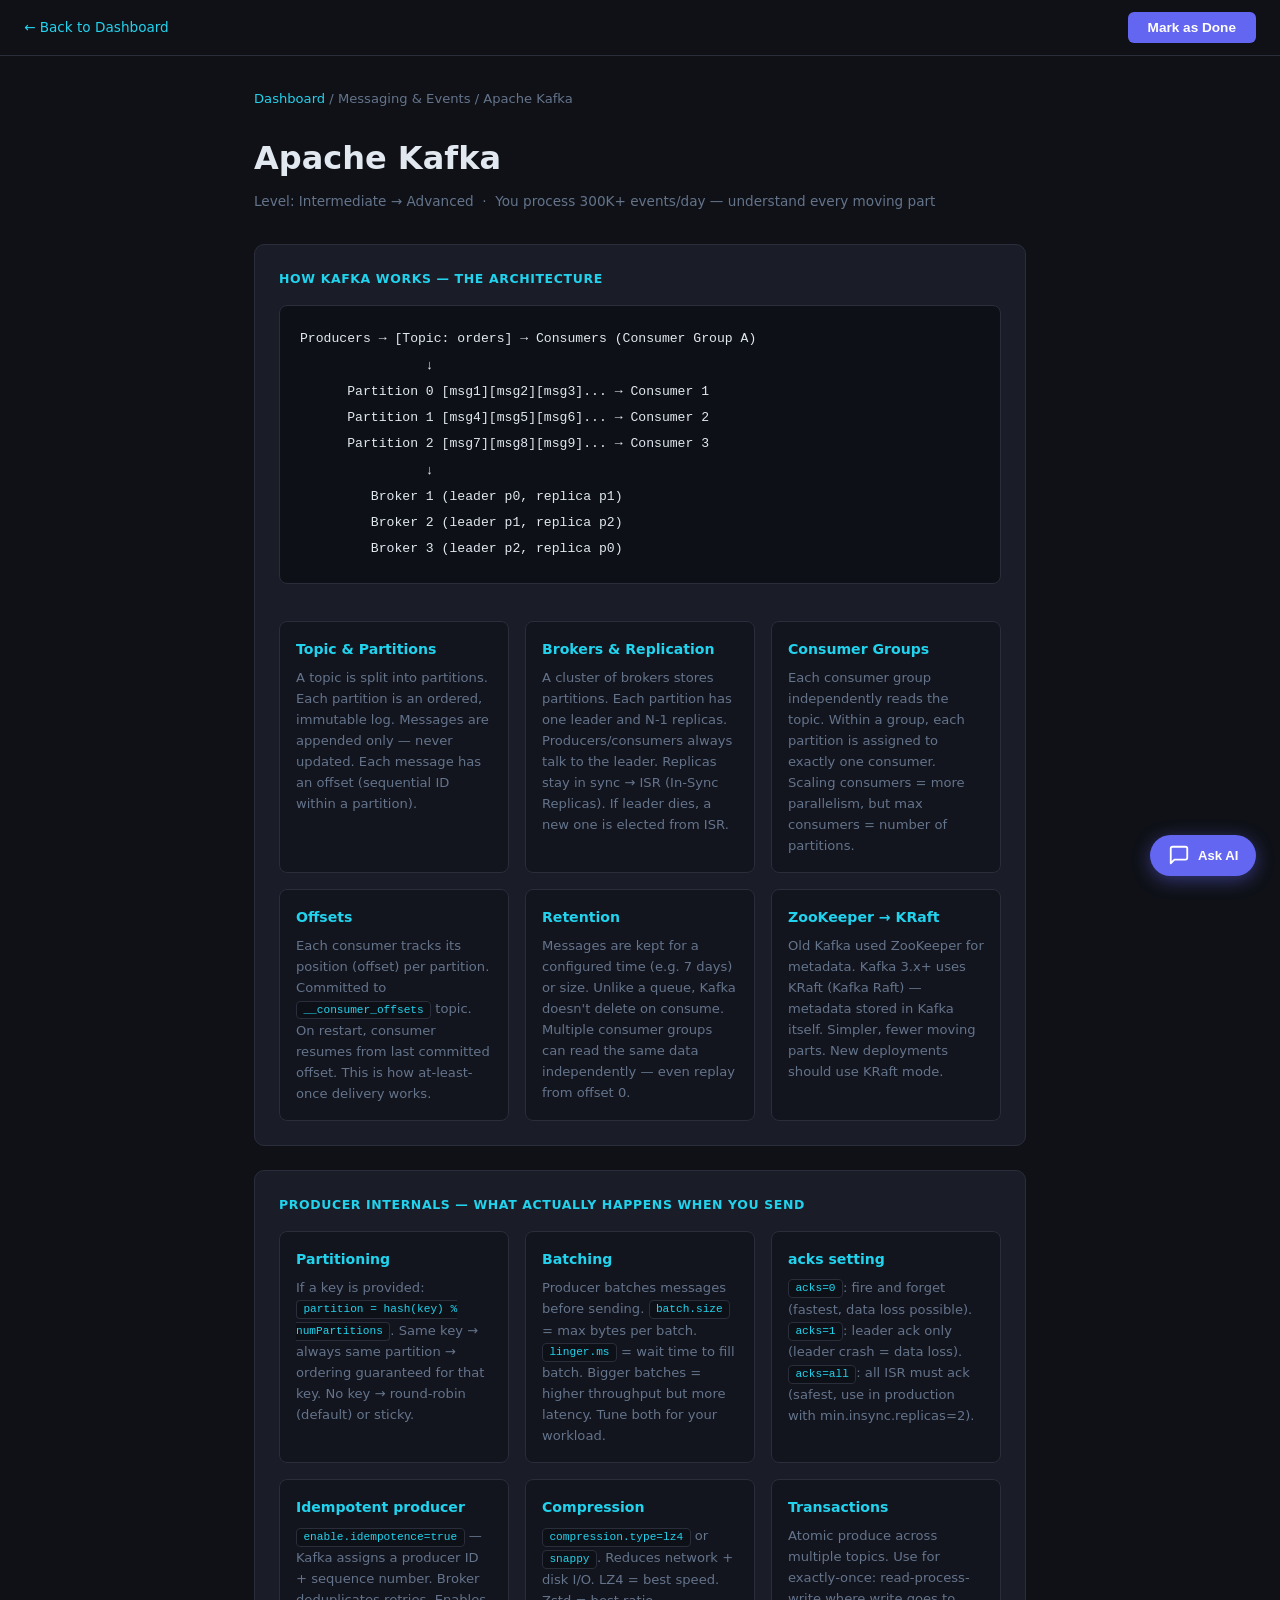
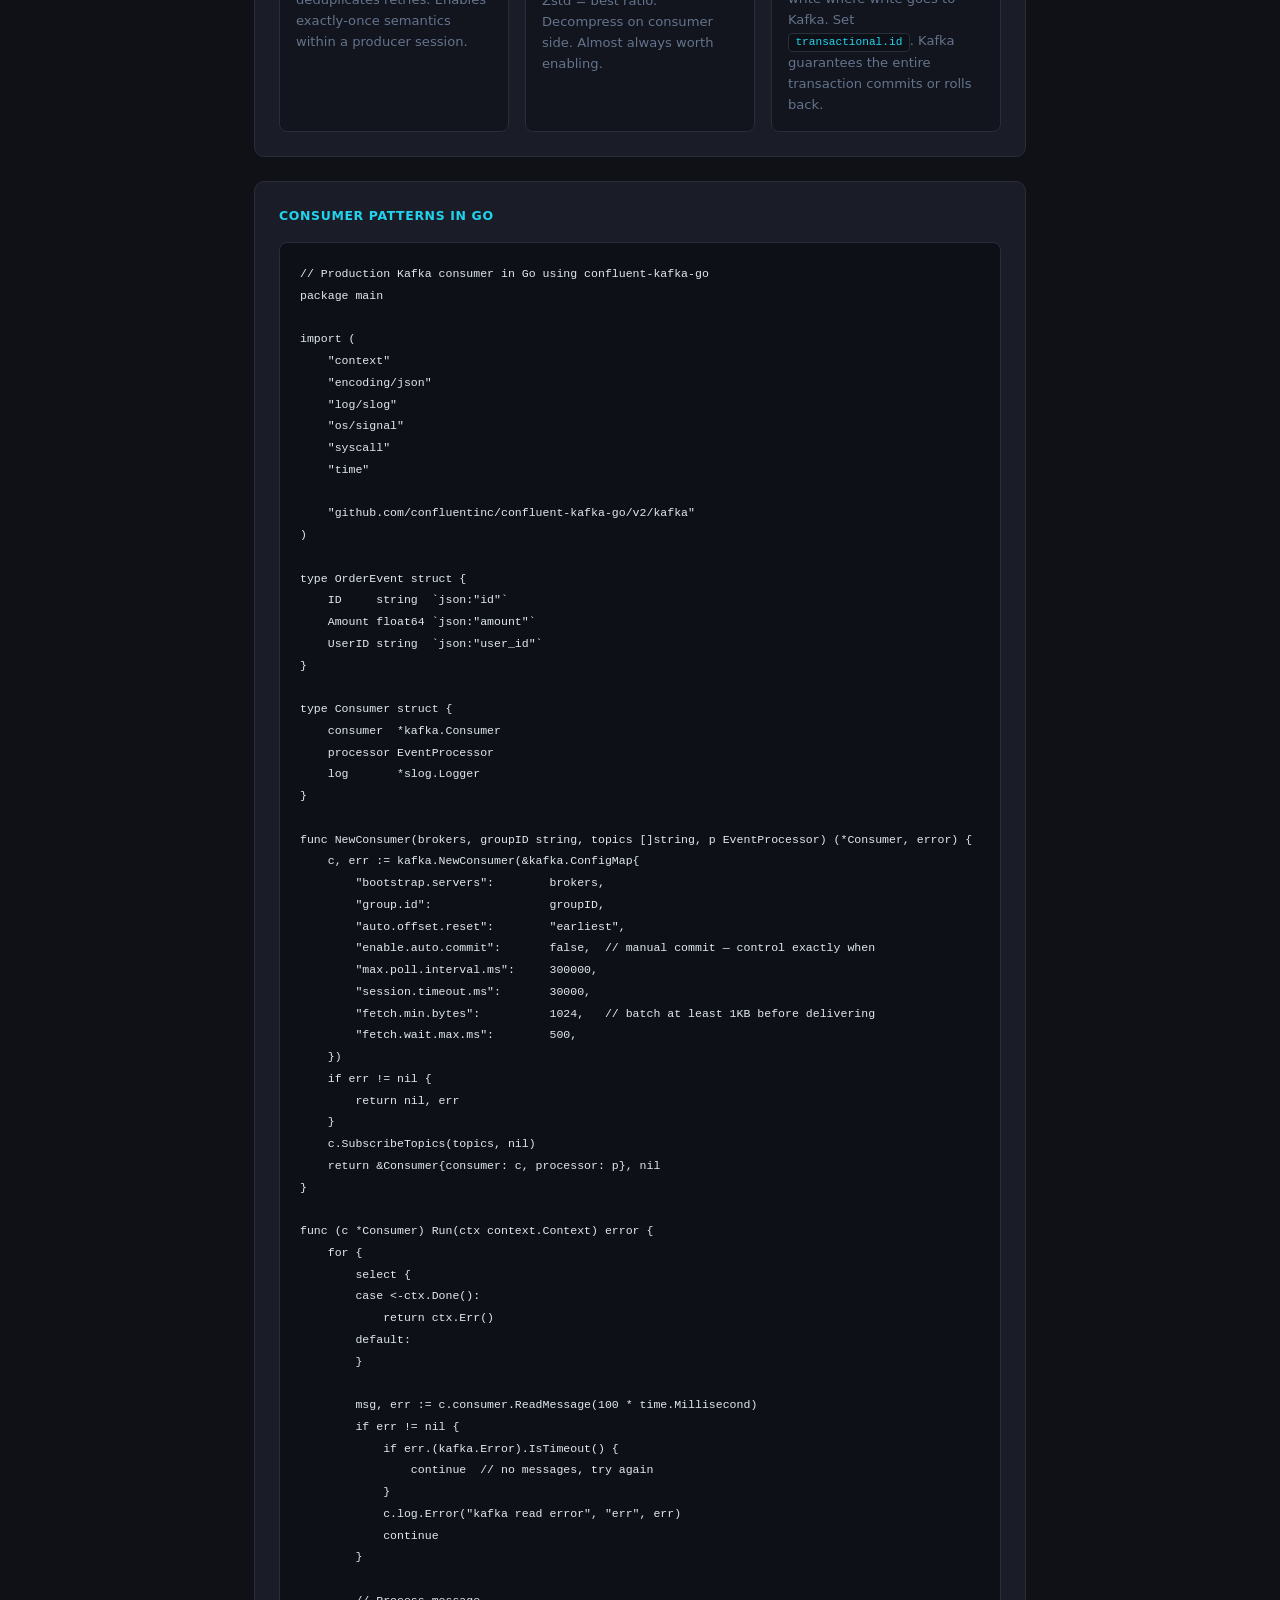
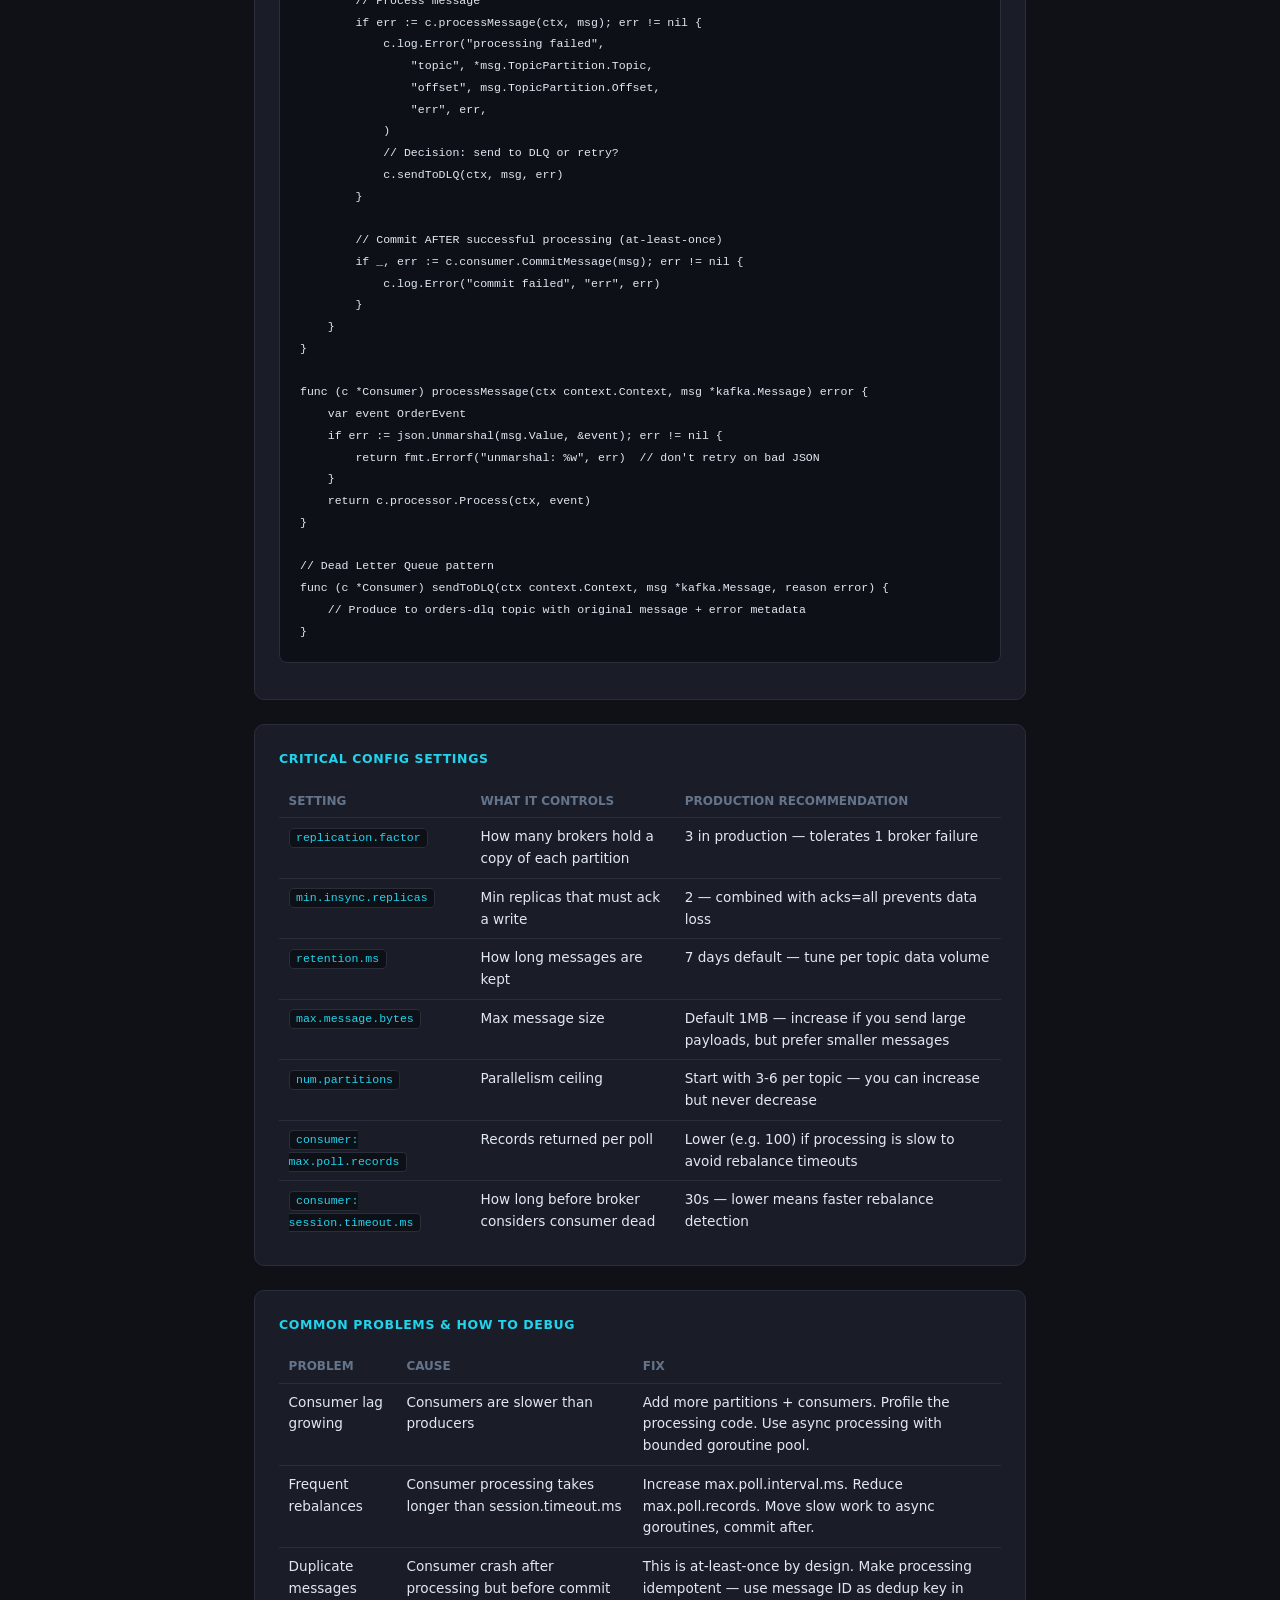
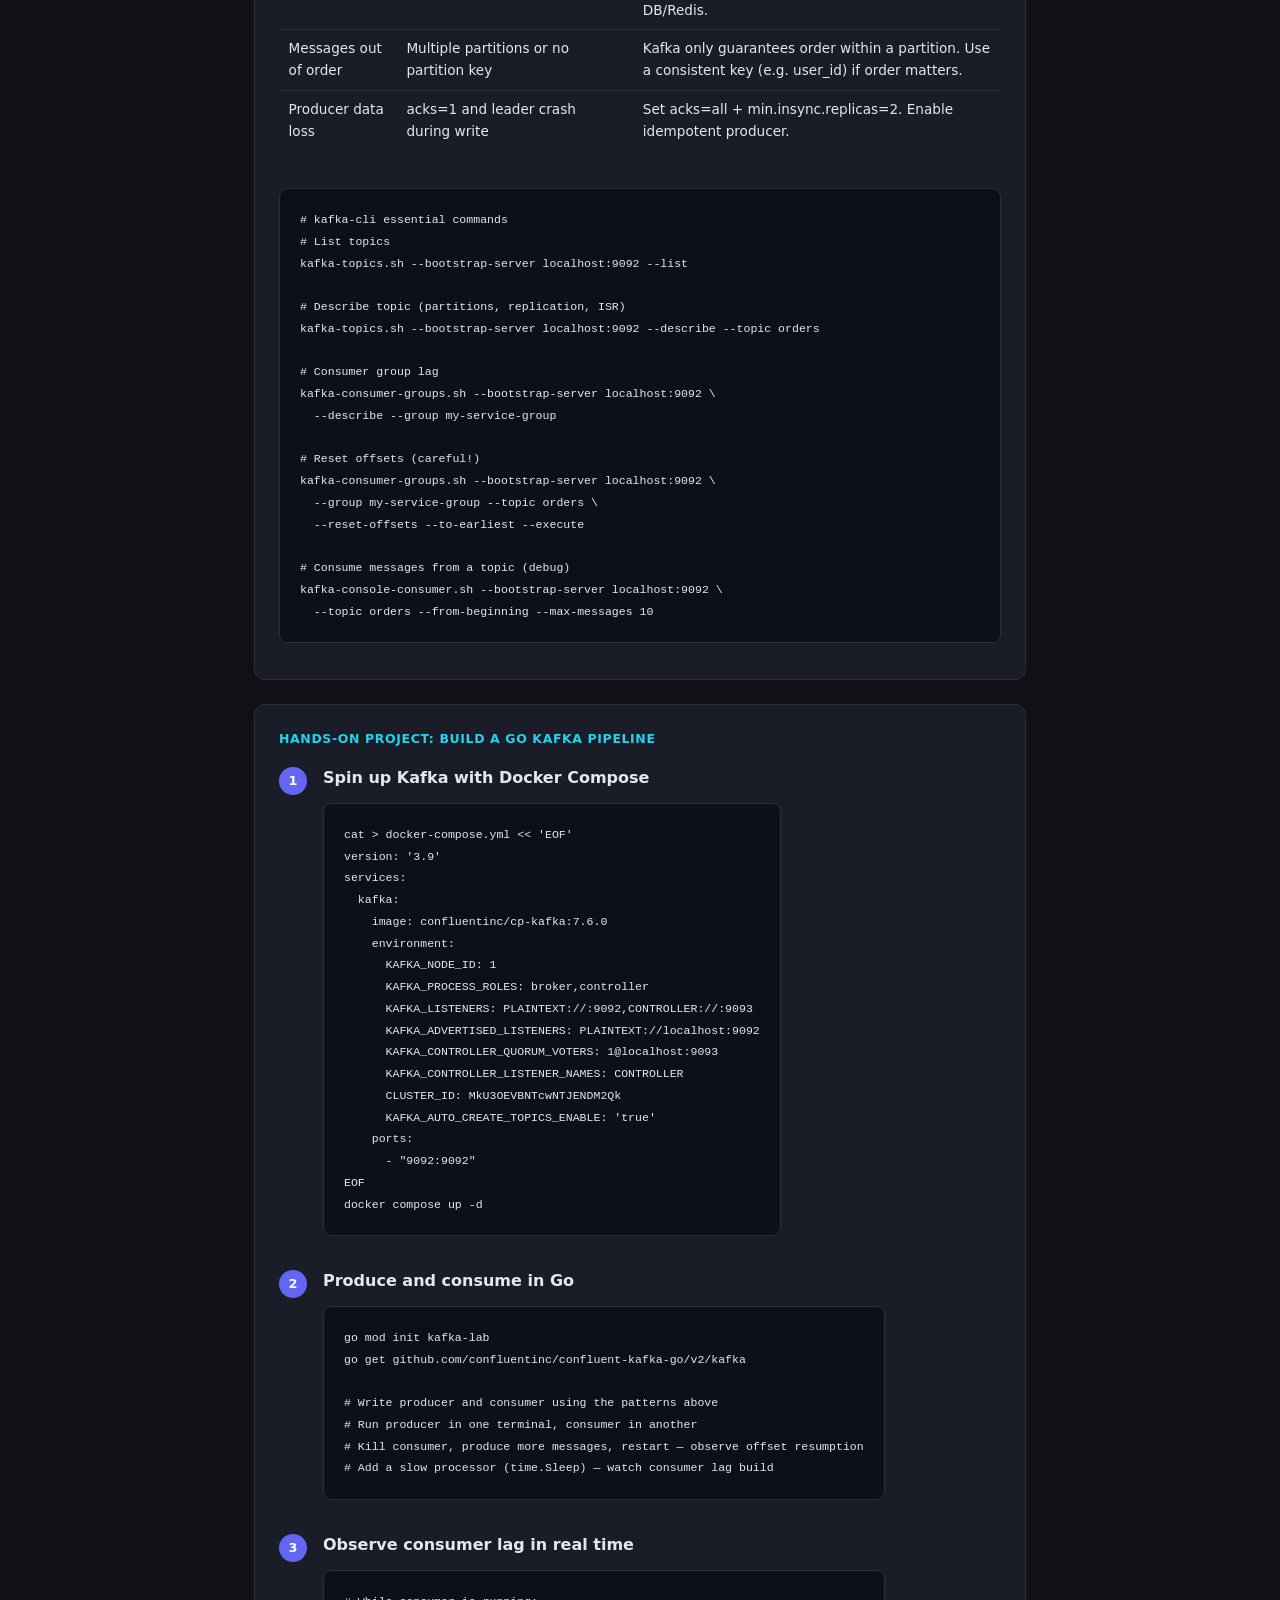
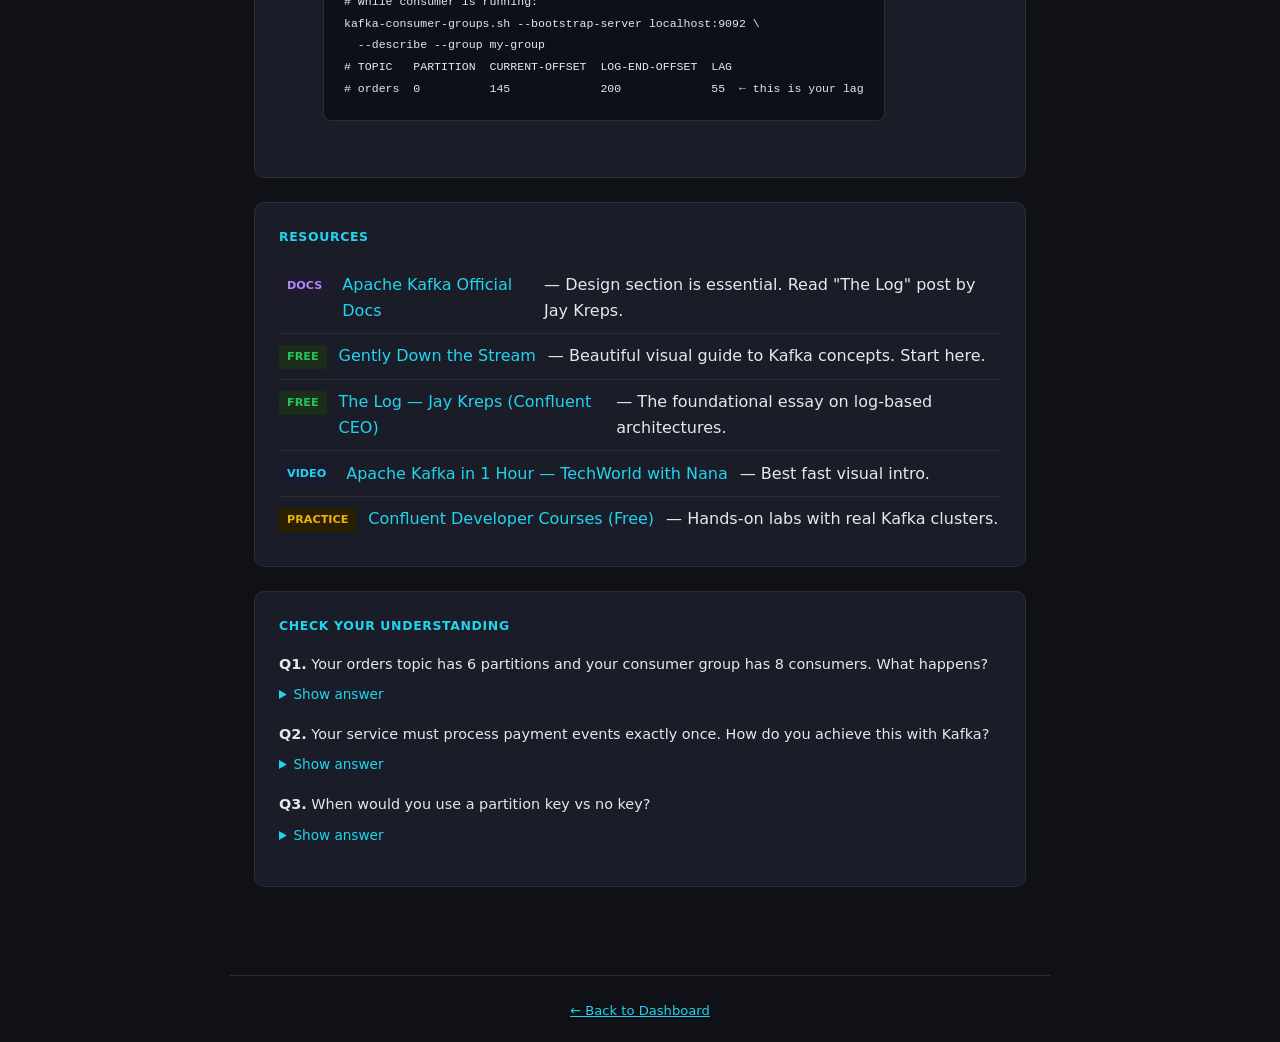
<file: topics/kafka.html>
<!DOCTYPE html>
<html lang="en">
<head>
  <meta charset="UTF-8" />
  <meta name="viewport" content="width=device-width, initial-scale=1.0" />
  <title>Apache Kafka — Upskill</title>
  <link rel="stylesheet" href="../css/style.css" />
  <style>
    .mark-done-bar { position: sticky; top: 0; background: var(--bg); border-bottom: 1px solid var(--border); padding: 0.75rem 1.5rem; display: flex; align-items: center; justify-content: space-between; z-index: 10; }
    .mark-done-bar a { color: var(--accent2); text-decoration: none; font-size: 0.85rem; }
    #mark-done-btn { background: var(--accent); color: #fff; border: none; padding: 0.5rem 1.25rem; border-radius: 6px; cursor: pointer; font-size: 0.85rem; font-weight: 600; }
    #mark-done-btn:hover:not(:disabled) { background: #4f46e5; }
    .concept-grid { display: grid; grid-template-columns: repeat(auto-fit, minmax(210px, 1fr)); gap: 1rem; margin-top: 0.75rem; }
    .concept-card { background: #12141e; border: 1px solid var(--border); border-radius: 8px; padding: 1rem; }
    .concept-card h4 { font-size: 0.88rem; color: var(--accent2); margin-bottom: 0.4rem; }
    .concept-card p { font-size: 0.82rem; color: var(--muted); line-height: 1.6; }
    .cmd-table { width: 100%; border-collapse: collapse; font-size: 0.85rem; }
    .cmd-table th { text-align: left; color: var(--muted); font-size: 0.75rem; text-transform: uppercase; padding: 0.4rem 0.6rem; border-bottom: 1px solid var(--border); }
    .cmd-table td { padding: 0.5rem 0.6rem; border-bottom: 1px solid var(--border); vertical-align: top; line-height: 1.6; }
    .cmd-table tr:last-child td { border-bottom: none; }
    .project-step { display: flex; gap: 1rem; margin-bottom: 1.25rem; }
    .step-num { background: var(--accent); color: #fff; border-radius: 50%; width: 28px; height: 28px; display: flex; align-items: center; justify-content: center; font-size: 0.8rem; font-weight: 700; flex-shrink: 0; margin-top: 0.1rem; }
    .quiz-q { margin-bottom: 1rem; }
    .quiz-q p { font-size: 0.9rem; margin-bottom: 0.5rem; }
    .quiz-q details summary { cursor: pointer; color: var(--accent2); font-size: 0.85rem; }
    .quiz-q details p { margin-top: 0.5rem; font-size: 0.85rem; color: var(--muted); line-height: 1.6; }
    .resource-row { display: flex; align-items: flex-start; gap: 0.75rem; padding: 0.6rem 0; border-bottom: 1px solid var(--border); }
    .resource-row:last-child { border-bottom: none; }
    .resource-type { font-size: 0.7rem; padding: 0.18rem 0.5rem; border-radius: 4px; font-weight: 600; flex-shrink: 0; margin-top: 0.1rem; }
    .rt-free { background: #1a2e1a; color: var(--green); }
    .rt-video { background: #1a1a2e; color: var(--accent2); }
    .rt-docs { background: #1f1a2e; color: #a78bfa; }
    .rt-practice { background: #2a1f00; color: var(--yellow); }
    .tip-box { background: #12201a; border: 1px solid #22c55e33; border-radius: 8px; padding: 0.9rem 1rem; margin: 0.75rem 0; font-size: 0.85rem; color: var(--text); line-height: 1.6; }
    .tip-box strong { color: var(--green); }
    .warn-box { background: #1f1500; border: 1px solid #eab30833; border-radius: 8px; padding: 0.9rem 1rem; margin: 0.75rem 0; font-size: 0.85rem; color: var(--text); line-height: 1.6; }
    .warn-box strong { color: var(--yellow); }
    .arch-box { background: #0d1117; border: 1px solid var(--border); border-radius: 8px; padding: 1.25rem; font-size: 0.82rem; line-height: 2; font-family: monospace; }
  </style>
</head>
<body>
  <div class="mark-done-bar">
    <a href="../index.html">← Back to Dashboard</a>
    <button id="mark-done-btn" data-key="topics/kafka.html">Mark as Done</button>
  </div>

  <div class="topic-page">
    <div class="breadcrumb"><a href="../index.html">Dashboard</a> / Messaging & Events / Apache Kafka</div>
    <h1 class="topic-title">Apache Kafka</h1>
    <p class="topic-meta">Level: Intermediate → Advanced &nbsp;·&nbsp; You process 300K+ events/day — understand every moving part</p>

    <div class="section">
      <h3>How Kafka Works — The Architecture</h3>
      <div class="arch-box">
        Producers → [Topic: orders] → Consumers (Consumer Group A)<br/>
        &nbsp;&nbsp;&nbsp;&nbsp;&nbsp;&nbsp;&nbsp;&nbsp;&nbsp;&nbsp;&nbsp;&nbsp;&nbsp;&nbsp;&nbsp;&nbsp;↓<br/>
        &nbsp;&nbsp;&nbsp;&nbsp;&nbsp;&nbsp;Partition 0  [msg1][msg2][msg3]... → Consumer 1<br/>
        &nbsp;&nbsp;&nbsp;&nbsp;&nbsp;&nbsp;Partition 1  [msg4][msg5][msg6]... → Consumer 2<br/>
        &nbsp;&nbsp;&nbsp;&nbsp;&nbsp;&nbsp;Partition 2  [msg7][msg8][msg9]... → Consumer 3<br/>
        &nbsp;&nbsp;&nbsp;&nbsp;&nbsp;&nbsp;&nbsp;&nbsp;&nbsp;&nbsp;&nbsp;&nbsp;&nbsp;&nbsp;&nbsp;&nbsp;↓<br/>
        &nbsp;&nbsp;&nbsp;&nbsp;&nbsp;&nbsp;&nbsp;&nbsp;&nbsp;Broker 1 (leader p0, replica p1)<br/>
        &nbsp;&nbsp;&nbsp;&nbsp;&nbsp;&nbsp;&nbsp;&nbsp;&nbsp;Broker 2 (leader p1, replica p2)<br/>
        &nbsp;&nbsp;&nbsp;&nbsp;&nbsp;&nbsp;&nbsp;&nbsp;&nbsp;Broker 3 (leader p2, replica p0)
      </div>
      <br/>
      <div class="concept-grid">
        <div class="concept-card">
          <h4>Topic & Partitions</h4>
          <p>A topic is split into partitions. Each partition is an ordered, immutable log. Messages are appended only — never updated. Each message has an offset (sequential ID within a partition).</p>
        </div>
        <div class="concept-card">
          <h4>Brokers & Replication</h4>
          <p>A cluster of brokers stores partitions. Each partition has one leader and N-1 replicas. Producers/consumers always talk to the leader. Replicas stay in sync → ISR (In-Sync Replicas). If leader dies, a new one is elected from ISR.</p>
        </div>
        <div class="concept-card">
          <h4>Consumer Groups</h4>
          <p>Each consumer group independently reads the topic. Within a group, each partition is assigned to exactly one consumer. Scaling consumers = more parallelism, but max consumers = number of partitions.</p>
        </div>
        <div class="concept-card">
          <h4>Offsets</h4>
          <p>Each consumer tracks its position (offset) per partition. Committed to <code>__consumer_offsets</code> topic. On restart, consumer resumes from last committed offset. This is how at-least-once delivery works.</p>
        </div>
        <div class="concept-card">
          <h4>Retention</h4>
          <p>Messages are kept for a configured time (e.g. 7 days) or size. Unlike a queue, Kafka doesn't delete on consume. Multiple consumer groups can read the same data independently — even replay from offset 0.</p>
        </div>
        <div class="concept-card">
          <h4>ZooKeeper → KRaft</h4>
          <p>Old Kafka used ZooKeeper for metadata. Kafka 3.x+ uses KRaft (Kafka Raft) — metadata stored in Kafka itself. Simpler, fewer moving parts. New deployments should use KRaft mode.</p>
        </div>
      </div>
    </div>

    <div class="section">
      <h3>Producer Internals — What Actually Happens When You Send</h3>
      <div class="concept-grid">
        <div class="concept-card">
          <h4>Partitioning</h4>
          <p>If a key is provided: <code>partition = hash(key) % numPartitions</code>. Same key → always same partition → ordering guaranteed for that key. No key → round-robin (default) or sticky.</p>
        </div>
        <div class="concept-card">
          <h4>Batching</h4>
          <p>Producer batches messages before sending. <code>batch.size</code> = max bytes per batch. <code>linger.ms</code> = wait time to fill batch. Bigger batches = higher throughput but more latency. Tune both for your workload.</p>
        </div>
        <div class="concept-card">
          <h4>acks setting</h4>
          <p><code>acks=0</code>: fire and forget (fastest, data loss possible). <code>acks=1</code>: leader ack only (leader crash = data loss). <code>acks=all</code>: all ISR must ack (safest, use in production with min.insync.replicas=2).</p>
        </div>
        <div class="concept-card">
          <h4>Idempotent producer</h4>
          <p><code>enable.idempotence=true</code> — Kafka assigns a producer ID + sequence number. Broker deduplicates retries. Enables exactly-once semantics within a producer session.</p>
        </div>
        <div class="concept-card">
          <h4>Compression</h4>
          <p><code>compression.type=lz4</code> or <code>snappy</code>. Reduces network + disk I/O. LZ4 = best speed. Zstd = best ratio. Decompress on consumer side. Almost always worth enabling.</p>
        </div>
        <div class="concept-card">
          <h4>Transactions</h4>
          <p>Atomic produce across multiple topics. Use for exactly-once: read-process-write where write goes to Kafka. Set <code>transactional.id</code>. Kafka guarantees the entire transaction commits or rolls back.</p>
        </div>
      </div>
    </div>

    <div class="section">
      <h3>Consumer Patterns in Go</h3>
      <pre><code>// Production Kafka consumer in Go using confluent-kafka-go
package main

import (
    "context"
    "encoding/json"
    "log/slog"
    "os/signal"
    "syscall"
    "time"

    "github.com/confluentinc/confluent-kafka-go/v2/kafka"
)

type OrderEvent struct {
    ID     string  `json:"id"`
    Amount float64 `json:"amount"`
    UserID string  `json:"user_id"`
}

type Consumer struct {
    consumer  *kafka.Consumer
    processor EventProcessor
    log       *slog.Logger
}

func NewConsumer(brokers, groupID string, topics []string, p EventProcessor) (*Consumer, error) {
    c, err := kafka.NewConsumer(&kafka.ConfigMap{
        "bootstrap.servers":        brokers,
        "group.id":                 groupID,
        "auto.offset.reset":        "earliest",
        "enable.auto.commit":       false,  // manual commit — control exactly when
        "max.poll.interval.ms":     300000,
        "session.timeout.ms":       30000,
        "fetch.min.bytes":          1024,   // batch at least 1KB before delivering
        "fetch.wait.max.ms":        500,
    })
    if err != nil {
        return nil, err
    }
    c.SubscribeTopics(topics, nil)
    return &Consumer{consumer: c, processor: p}, nil
}

func (c *Consumer) Run(ctx context.Context) error {
    for {
        select {
        case <-ctx.Done():
            return ctx.Err()
        default:
        }

        msg, err := c.consumer.ReadMessage(100 * time.Millisecond)
        if err != nil {
            if err.(kafka.Error).IsTimeout() {
                continue  // no messages, try again
            }
            c.log.Error("kafka read error", "err", err)
            continue
        }

        // Process message
        if err := c.processMessage(ctx, msg); err != nil {
            c.log.Error("processing failed",
                "topic", *msg.TopicPartition.Topic,
                "offset", msg.TopicPartition.Offset,
                "err", err,
            )
            // Decision: send to DLQ or retry?
            c.sendToDLQ(ctx, msg, err)
        }

        // Commit AFTER successful processing (at-least-once)
        if _, err := c.consumer.CommitMessage(msg); err != nil {
            c.log.Error("commit failed", "err", err)
        }
    }
}

func (c *Consumer) processMessage(ctx context.Context, msg *kafka.Message) error {
    var event OrderEvent
    if err := json.Unmarshal(msg.Value, &event); err != nil {
        return fmt.Errorf("unmarshal: %w", err)  // don't retry on bad JSON
    }
    return c.processor.Process(ctx, event)
}

// Dead Letter Queue pattern
func (c *Consumer) sendToDLQ(ctx context.Context, msg *kafka.Message, reason error) {
    // Produce to orders-dlq topic with original message + error metadata
}</code></pre>
    </div>

    <div class="section">
      <h3>Critical Config Settings</h3>
      <table class="cmd-table">
        <thead><tr><th>Setting</th><th>What it controls</th><th>Production recommendation</th></tr></thead>
        <tbody>
          <tr><td><code>replication.factor</code></td><td>How many brokers hold a copy of each partition</td><td>3 in production — tolerates 1 broker failure</td></tr>
          <tr><td><code>min.insync.replicas</code></td><td>Min replicas that must ack a write</td><td>2 — combined with acks=all prevents data loss</td></tr>
          <tr><td><code>retention.ms</code></td><td>How long messages are kept</td><td>7 days default — tune per topic data volume</td></tr>
          <tr><td><code>max.message.bytes</code></td><td>Max message size</td><td>Default 1MB — increase if you send large payloads, but prefer smaller messages</td></tr>
          <tr><td><code>num.partitions</code></td><td>Parallelism ceiling</td><td>Start with 3-6 per topic — you can increase but never decrease</td></tr>
          <tr><td><code>consumer: max.poll.records</code></td><td>Records returned per poll</td><td>Lower (e.g. 100) if processing is slow to avoid rebalance timeouts</td></tr>
          <tr><td><code>consumer: session.timeout.ms</code></td><td>How long before broker considers consumer dead</td><td>30s — lower means faster rebalance detection</td></tr>
        </tbody>
      </table>
    </div>

    <div class="section">
      <h3>Common Problems & How to Debug</h3>
      <table class="cmd-table">
        <thead><tr><th>Problem</th><th>Cause</th><th>Fix</th></tr></thead>
        <tbody>
          <tr><td>Consumer lag growing</td><td>Consumers are slower than producers</td><td>Add more partitions + consumers. Profile the processing code. Use async processing with bounded goroutine pool.</td></tr>
          <tr><td>Frequent rebalances</td><td>Consumer processing takes longer than session.timeout.ms</td><td>Increase max.poll.interval.ms. Reduce max.poll.records. Move slow work to async goroutines, commit after.</td></tr>
          <tr><td>Duplicate messages</td><td>Consumer crash after processing but before commit</td><td>This is at-least-once by design. Make processing idempotent — use message ID as dedup key in DB/Redis.</td></tr>
          <tr><td>Messages out of order</td><td>Multiple partitions or no partition key</td><td>Kafka only guarantees order within a partition. Use a consistent key (e.g. user_id) if order matters.</td></tr>
          <tr><td>Producer data loss</td><td>acks=1 and leader crash during write</td><td>Set acks=all + min.insync.replicas=2. Enable idempotent producer.</td></tr>
        </tbody>
      </table>
      <br/>
      <pre><code># kafka-cli essential commands
# List topics
kafka-topics.sh --bootstrap-server localhost:9092 --list

# Describe topic (partitions, replication, ISR)
kafka-topics.sh --bootstrap-server localhost:9092 --describe --topic orders

# Consumer group lag
kafka-consumer-groups.sh --bootstrap-server localhost:9092 \
  --describe --group my-service-group

# Reset offsets (careful!)
kafka-consumer-groups.sh --bootstrap-server localhost:9092 \
  --group my-service-group --topic orders \
  --reset-offsets --to-earliest --execute

# Consume messages from a topic (debug)
kafka-console-consumer.sh --bootstrap-server localhost:9092 \
  --topic orders --from-beginning --max-messages 10</code></pre>
    </div>

    <div class="section">
      <h3>Hands-On Project: Build a Go Kafka Pipeline</h3>
      <div class="project-step">
        <div class="step-num">1</div>
        <div><strong>Spin up Kafka with Docker Compose</strong>
          <pre><code>cat > docker-compose.yml << 'EOF'
version: '3.9'
services:
  kafka:
    image: confluentinc/cp-kafka:7.6.0
    environment:
      KAFKA_NODE_ID: 1
      KAFKA_PROCESS_ROLES: broker,controller
      KAFKA_LISTENERS: PLAINTEXT://:9092,CONTROLLER://:9093
      KAFKA_ADVERTISED_LISTENERS: PLAINTEXT://localhost:9092
      KAFKA_CONTROLLER_QUORUM_VOTERS: 1@localhost:9093
      KAFKA_CONTROLLER_LISTENER_NAMES: CONTROLLER
      CLUSTER_ID: MkU3OEVBNTcwNTJENDM2Qk
      KAFKA_AUTO_CREATE_TOPICS_ENABLE: 'true'
    ports:
      - "9092:9092"
EOF
docker compose up -d</code></pre>
        </div>
      </div>
      <div class="project-step">
        <div class="step-num">2</div>
        <div><strong>Produce and consume in Go</strong>
          <pre><code>go mod init kafka-lab
go get github.com/confluentinc/confluent-kafka-go/v2/kafka

# Write producer and consumer using the patterns above
# Run producer in one terminal, consumer in another
# Kill consumer, produce more messages, restart — observe offset resumption
# Add a slow processor (time.Sleep) — watch consumer lag build</code></pre>
        </div>
      </div>
      <div class="project-step">
        <div class="step-num">3</div>
        <div><strong>Observe consumer lag in real time</strong>
          <pre><code># While consumer is running:
kafka-consumer-groups.sh --bootstrap-server localhost:9092 \
  --describe --group my-group
# TOPIC   PARTITION  CURRENT-OFFSET  LOG-END-OFFSET  LAG
# orders  0          145             200             55  ← this is your lag</code></pre>
        </div>
      </div>
    </div>

    <div class="section">
      <h3>Resources</h3>
      <div class="resource-row"><span class="resource-type rt-docs">DOCS</span><a href="https://kafka.apache.org/documentation/" target="_blank">Apache Kafka Official Docs</a> — Design section is essential. Read "The Log" post by Jay Kreps.</div>
      <div class="resource-row"><span class="resource-type rt-free">FREE</span><a href="https://www.gentlydownthe.stream/" target="_blank">Gently Down the Stream</a> — Beautiful visual guide to Kafka concepts. Start here.</div>
      <div class="resource-row"><span class="resource-type rt-free">FREE</span><a href="https://medium.com/hackernoon/the-log-what-every-software-engineer-should-know-about-real-time-datas-unifying-abstraction-9430a2b2" target="_blank">The Log — Jay Kreps (Confluent CEO)</a> — The foundational essay on log-based architectures.</div>
      <div class="resource-row"><span class="resource-type rt-video">VIDEO</span><a href="https://www.youtube.com/watch?v=Ch5VhJzaoaI" target="_blank">Apache Kafka in 1 Hour — TechWorld with Nana</a> — Best fast visual intro.</div>
      <div class="resource-row"><span class="resource-type rt-practice">PRACTICE</span><a href="https://developer.confluent.io/courses/" target="_blank">Confluent Developer Courses (Free)</a> — Hands-on labs with real Kafka clusters.</div>
    </div>

    <div class="section">
      <h3>Check Your Understanding</h3>
      <div class="quiz-q"><p><strong>Q1.</strong> Your orders topic has 6 partitions and your consumer group has 8 consumers. What happens?</p>
        <details><summary>Show answer</summary><p>Only 6 consumers will be active — each assigned one partition. The other 2 will be idle. Max parallelism = number of partitions. To use all 8 consumers you'd need at least 8 partitions. This is why you should plan partition count ahead of time — you can increase but never decrease without downtime.</p></details>
      </div>
      <div class="quiz-q"><p><strong>Q2.</strong> Your service must process payment events exactly once. How do you achieve this with Kafka?</p>
        <details><summary>Show answer</summary><p>Kafka's exactly-once requires: (1) Idempotent producer (<code>enable.idempotence=true</code>) — deduplicates retries. (2) Transactional API — atomic read-process-write. (3) Or: at-least-once delivery + idempotent consumer — store the message offset/ID in your DB in the same transaction as the processing effect. The last approach is most common and practical.</p></details>
      </div>
      <div class="quiz-q"><p><strong>Q3.</strong> When would you use a partition key vs no key?</p>
        <details><summary>Show answer</summary><p>Use a <strong>key</strong> when: ordering matters for a specific entity (all events for user_id=123 must be processed in order). The key ensures all messages for that entity land in the same partition. Use <strong>no key</strong> (round-robin) when: order doesn't matter and you want even load distribution across partitions. Warning: if your keyspace is small (e.g. country codes), you'll get hot partitions — some consumers work much harder than others.</p></details>
      </div>
    </div>
  </div>

  <footer style="max-width:820px; margin: 2rem auto 0; padding: 1.5rem; border-top: 1px solid var(--border); text-align:center; color: var(--muted); font-size:0.82rem;">
    <a href="../index.html" style="color: var(--accent2);">← Back to Dashboard</a>
  </footer>
  <script src="../js/main.js"></script>
  <script src="../js/agent.js"></script>
</body>
</html>
</file>
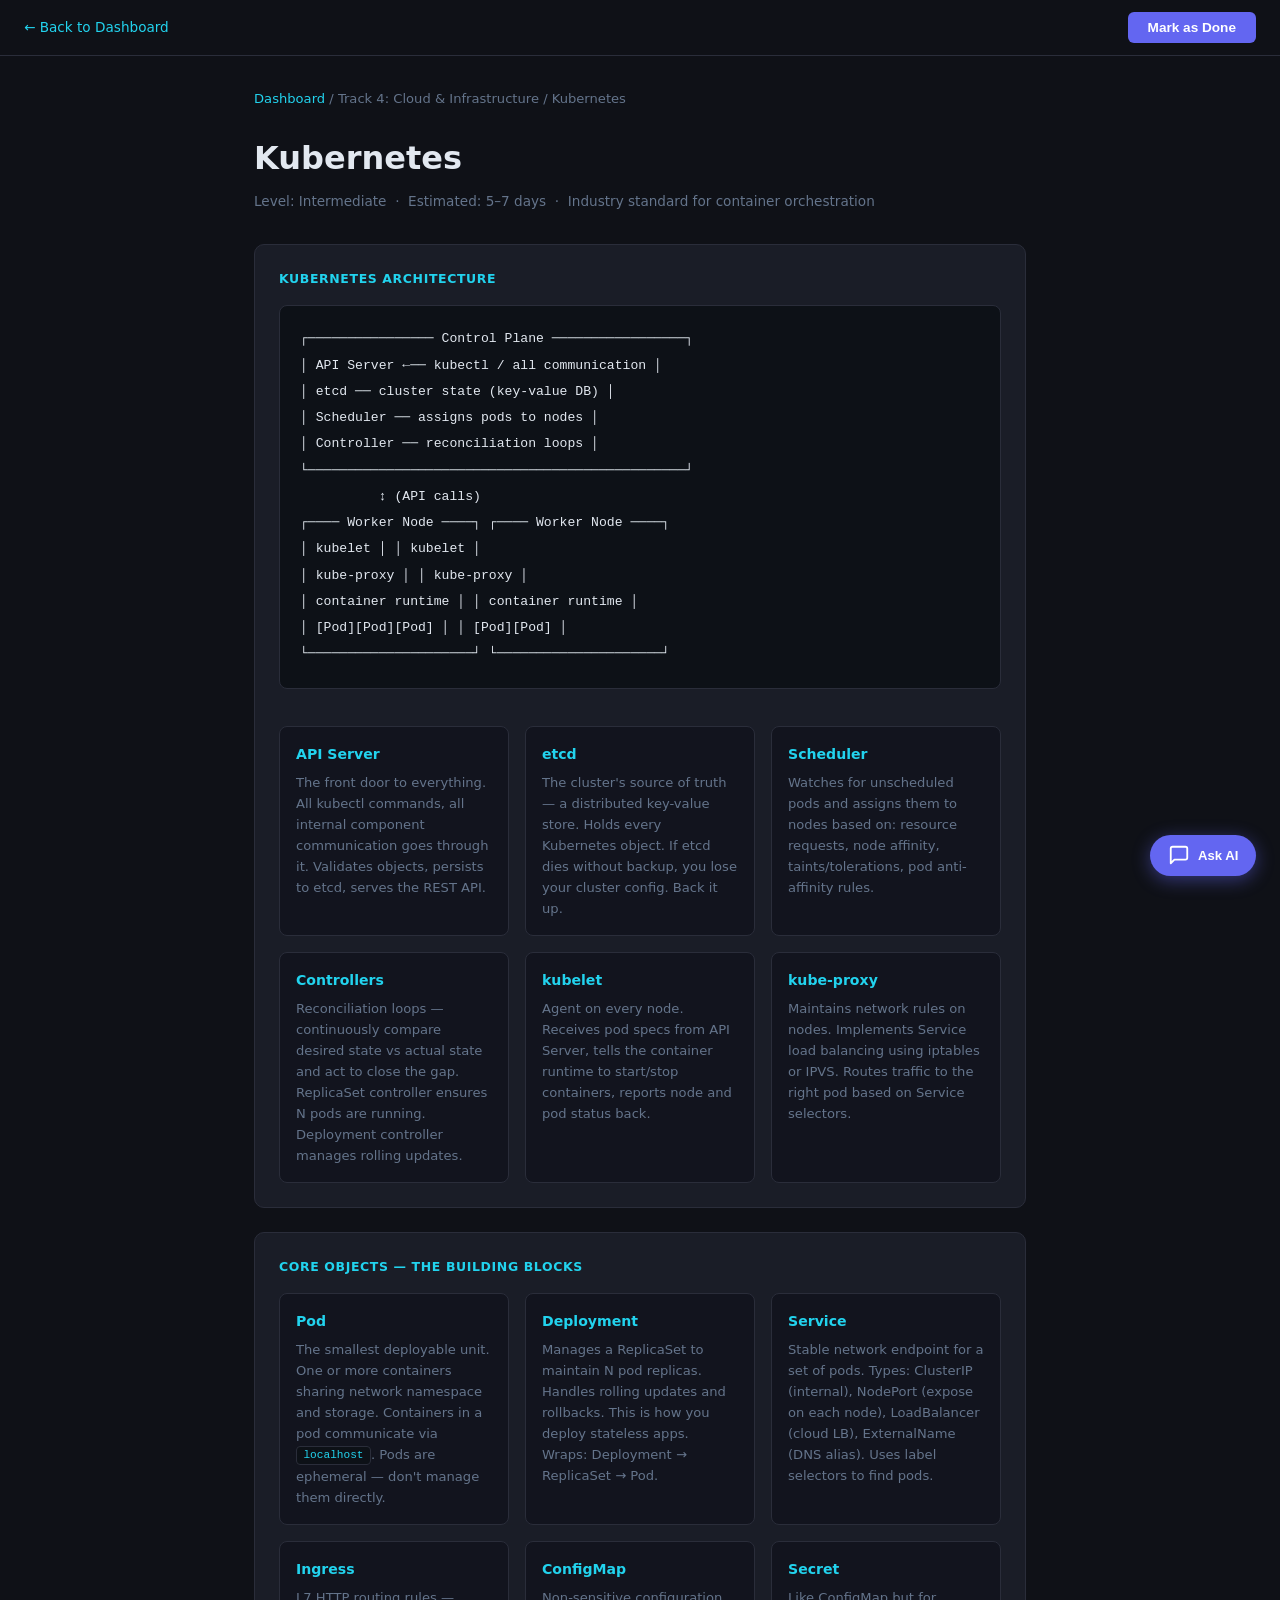
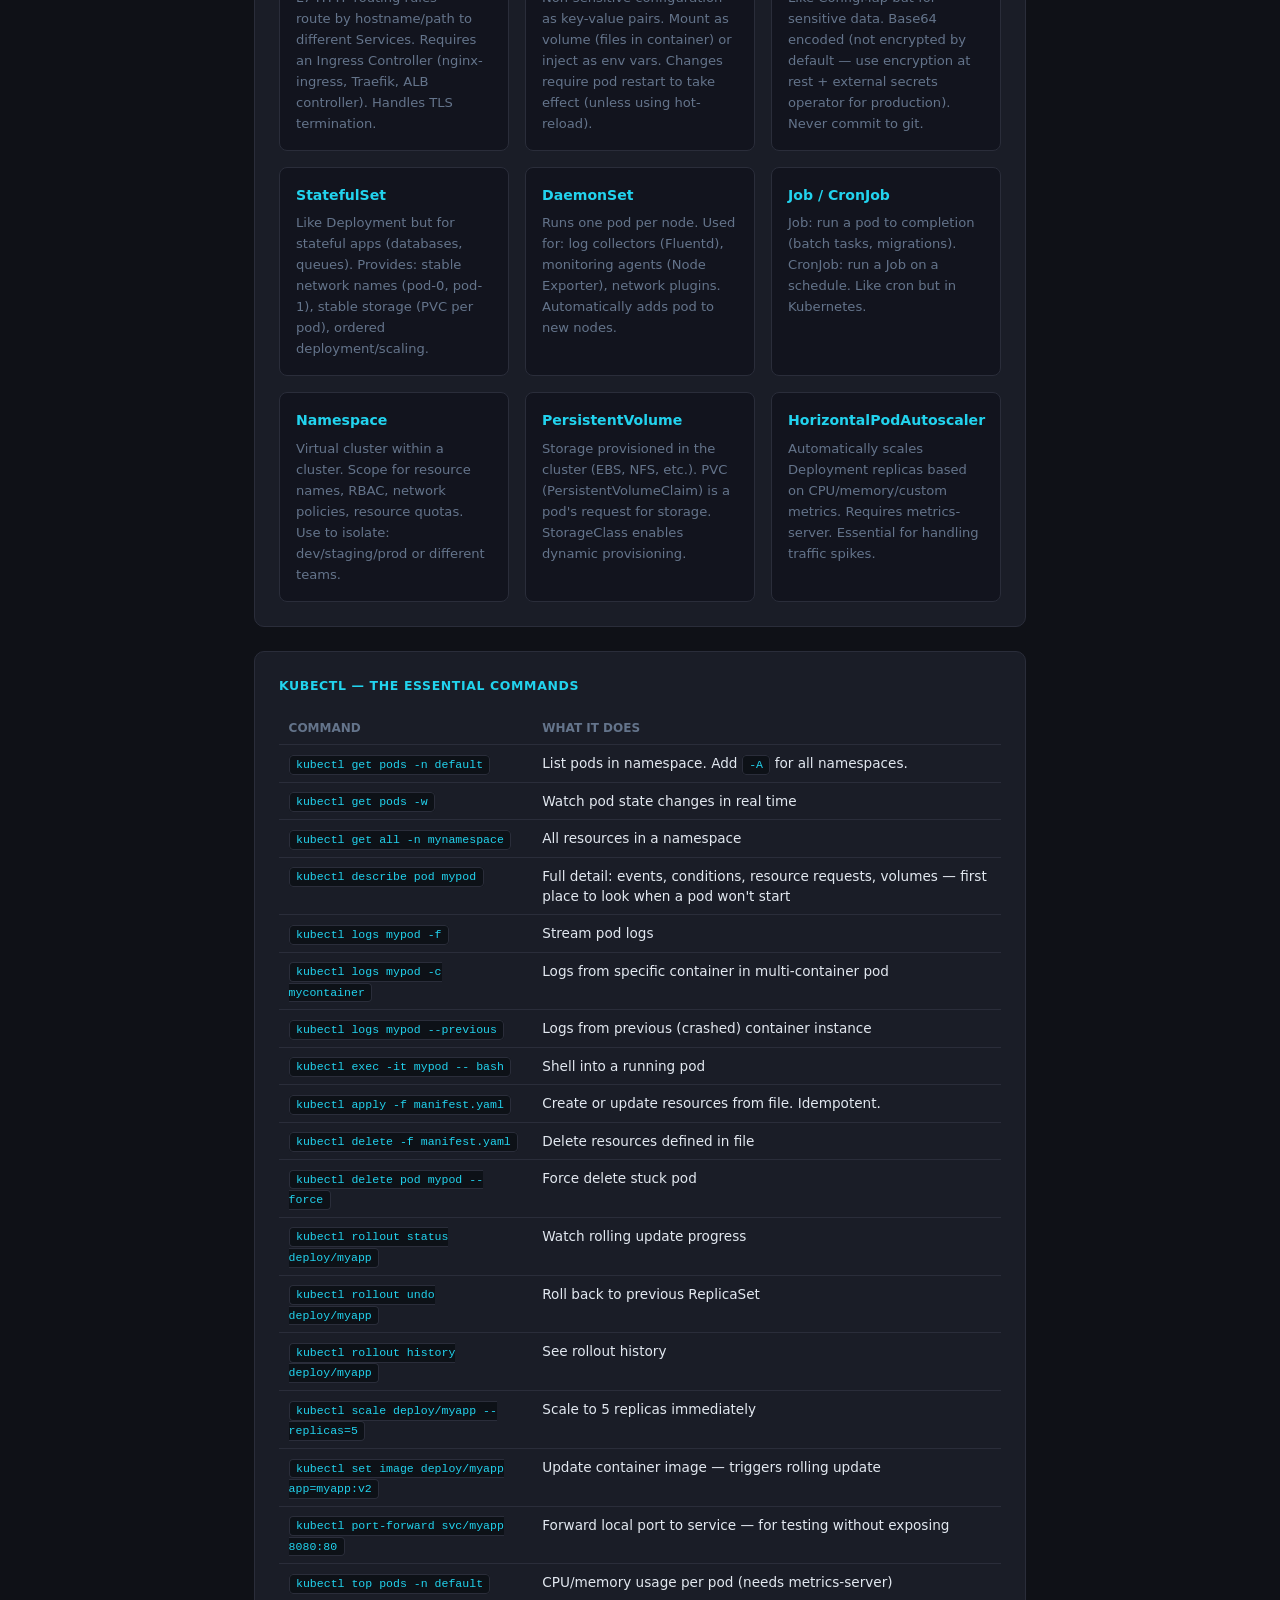
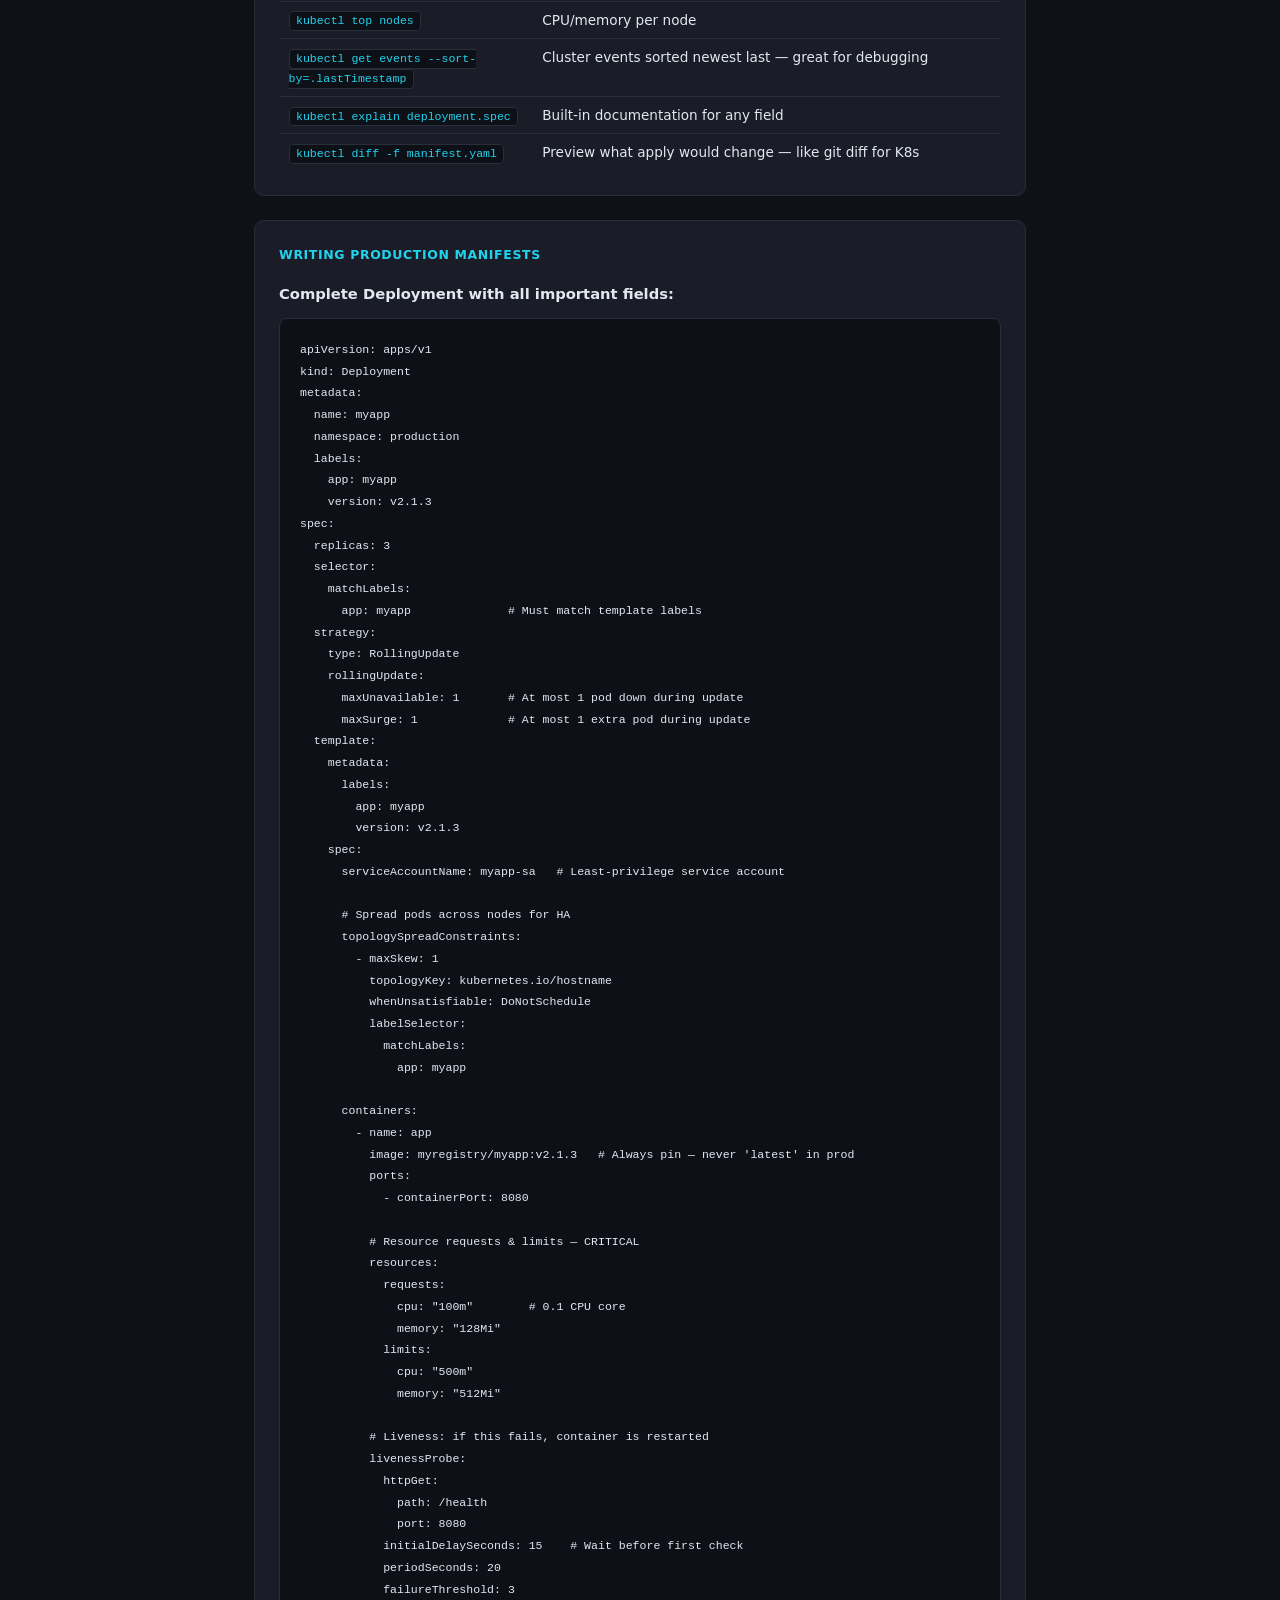
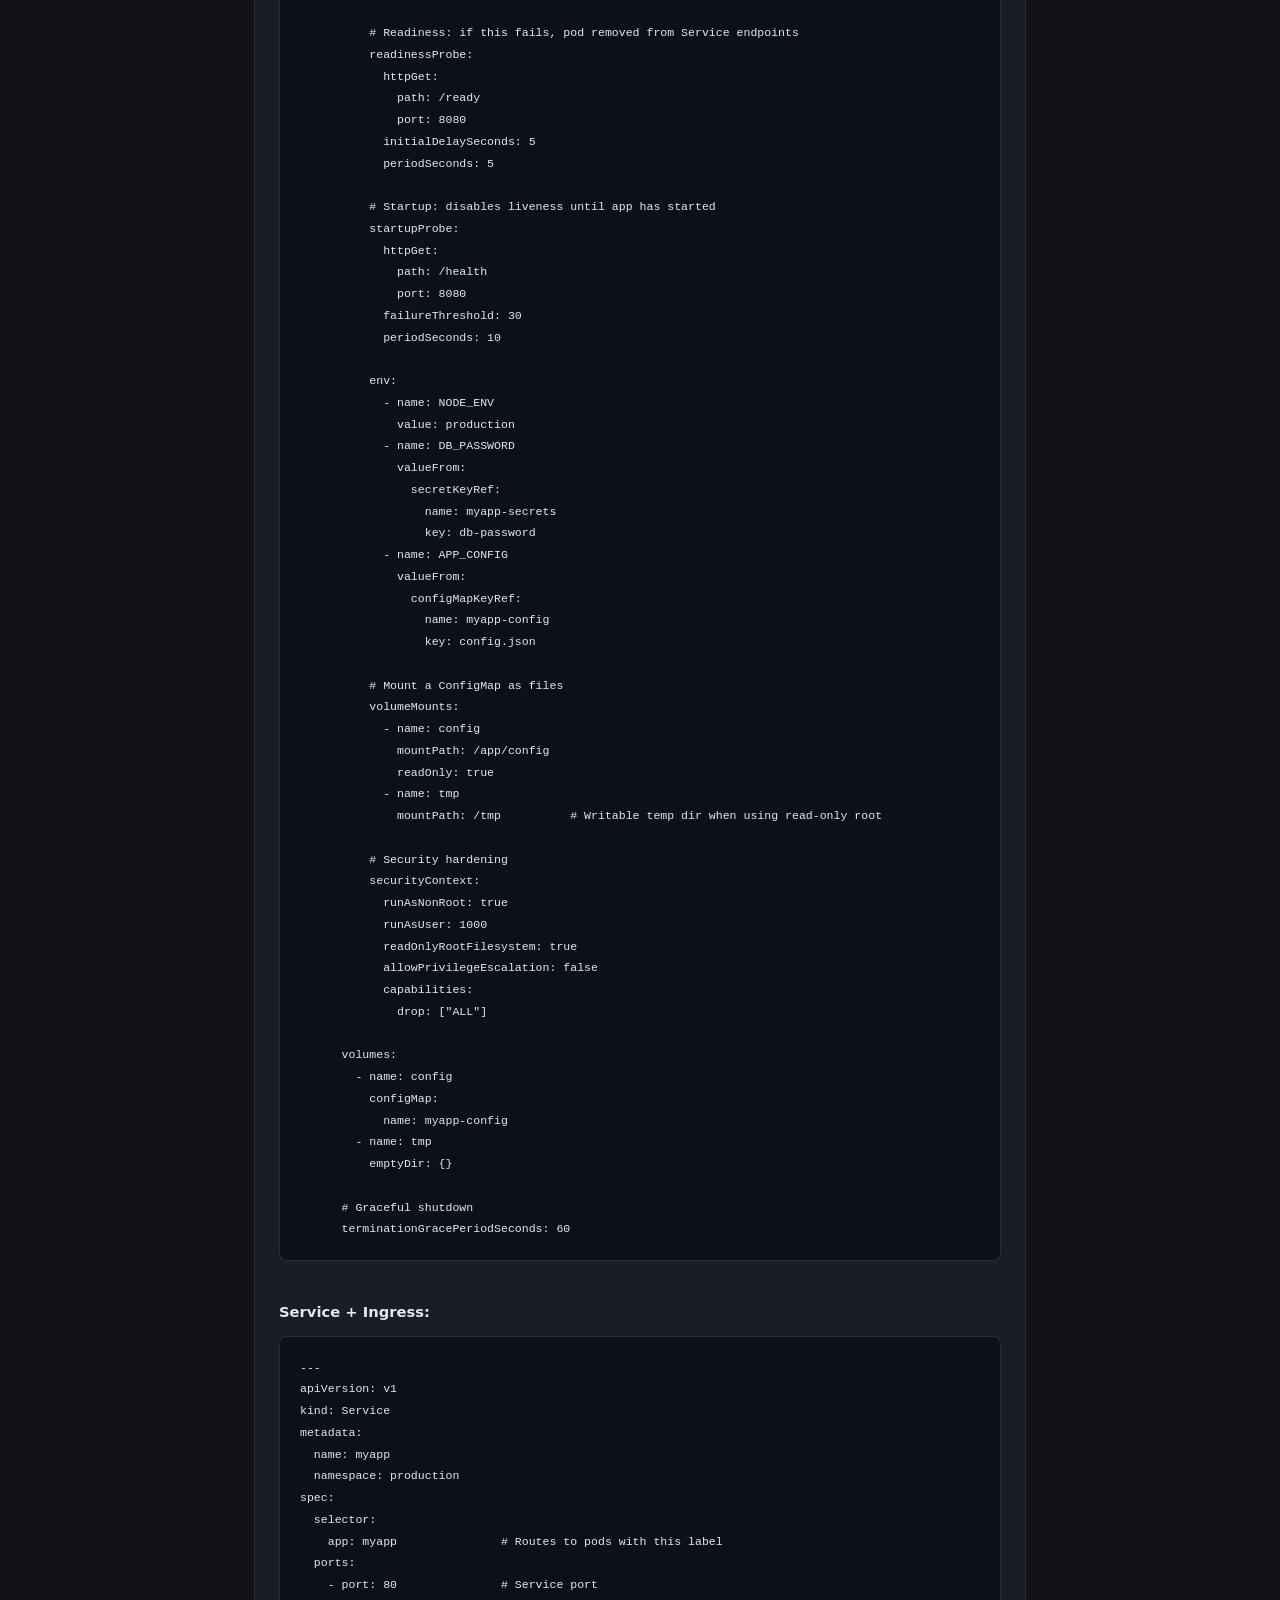
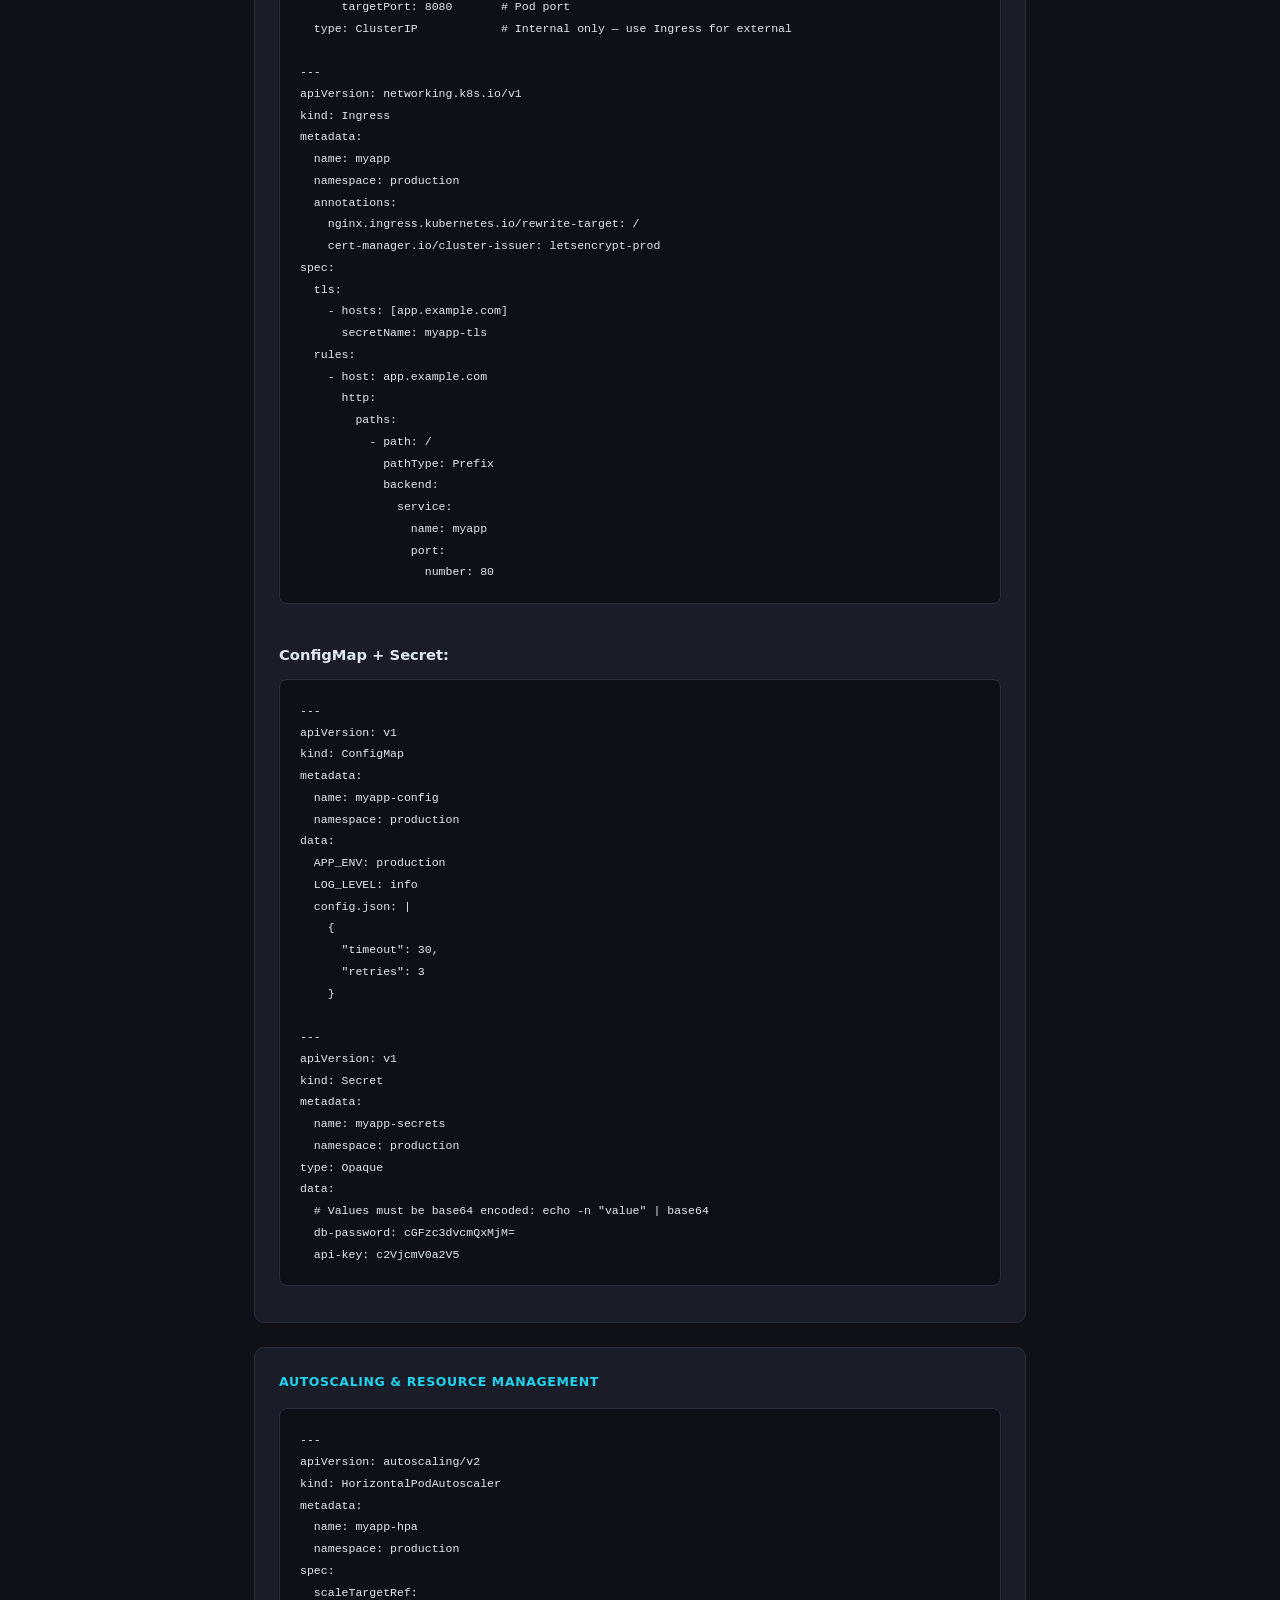
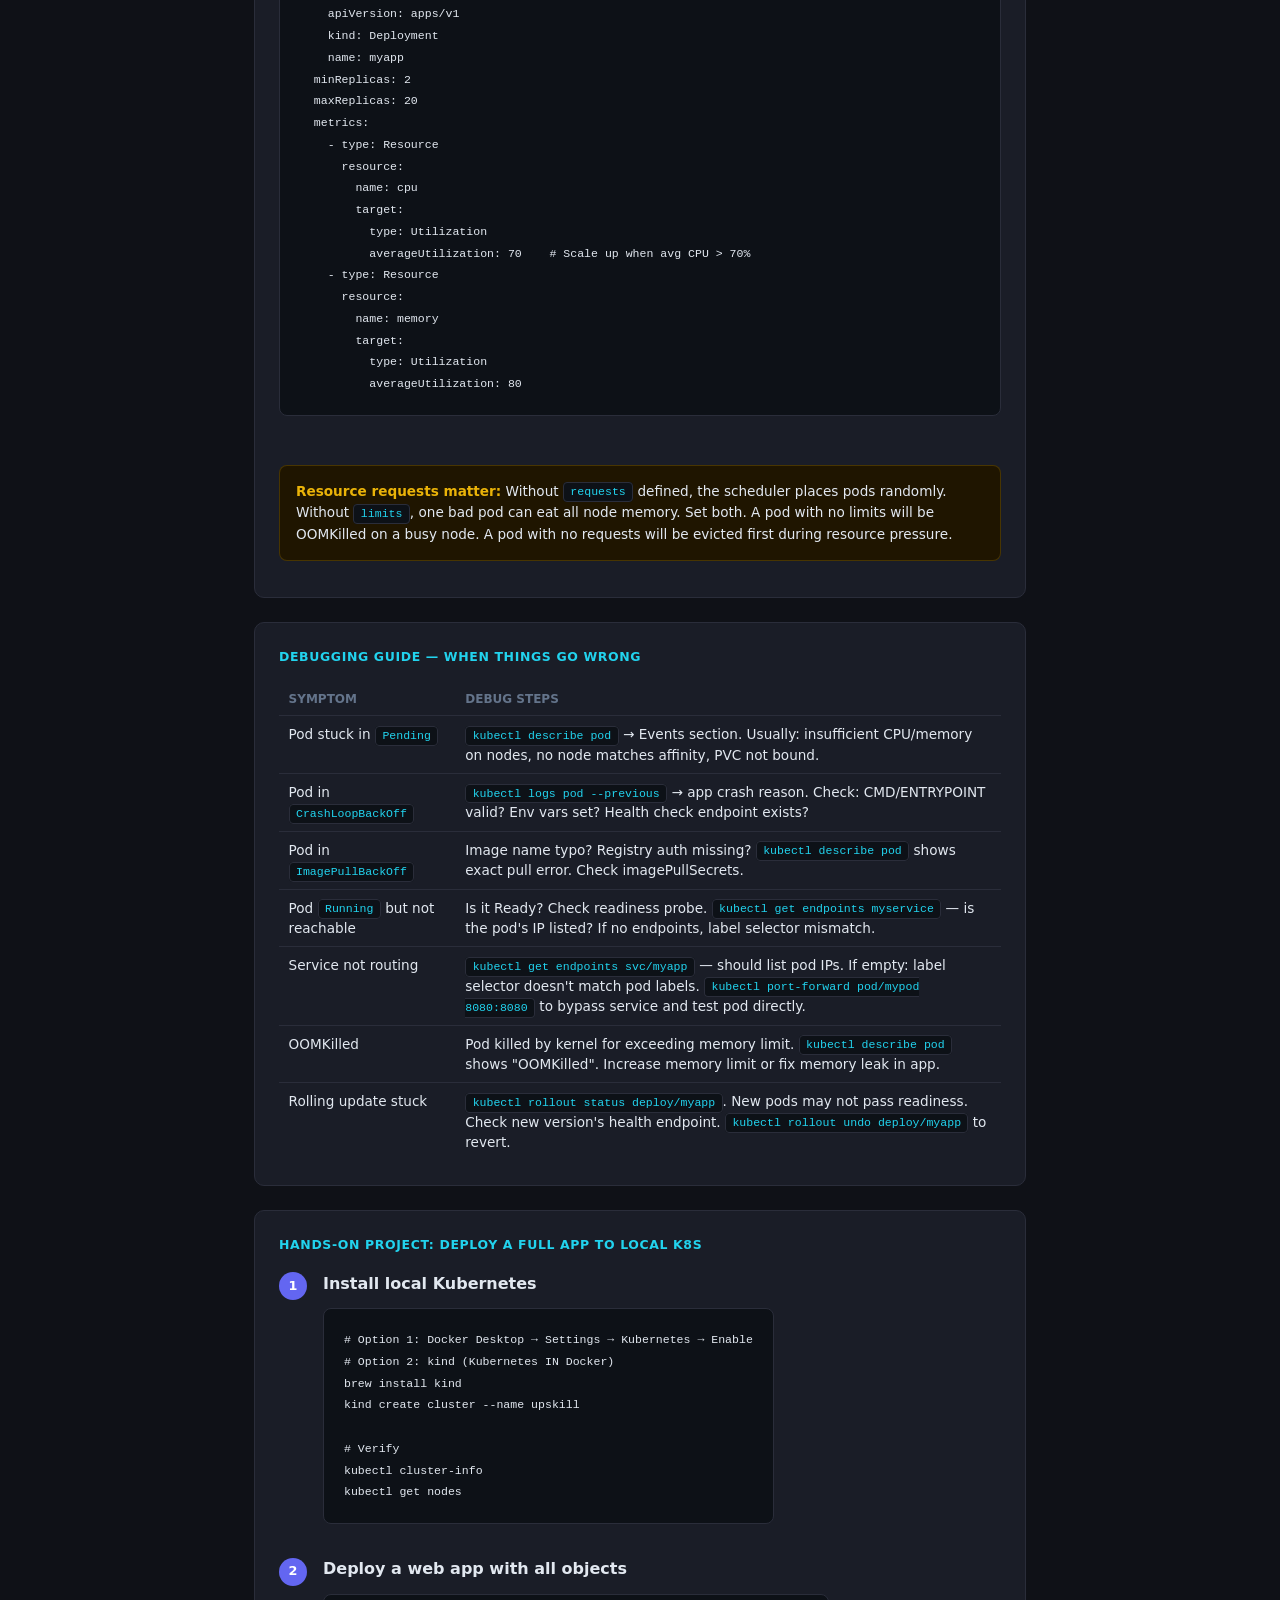
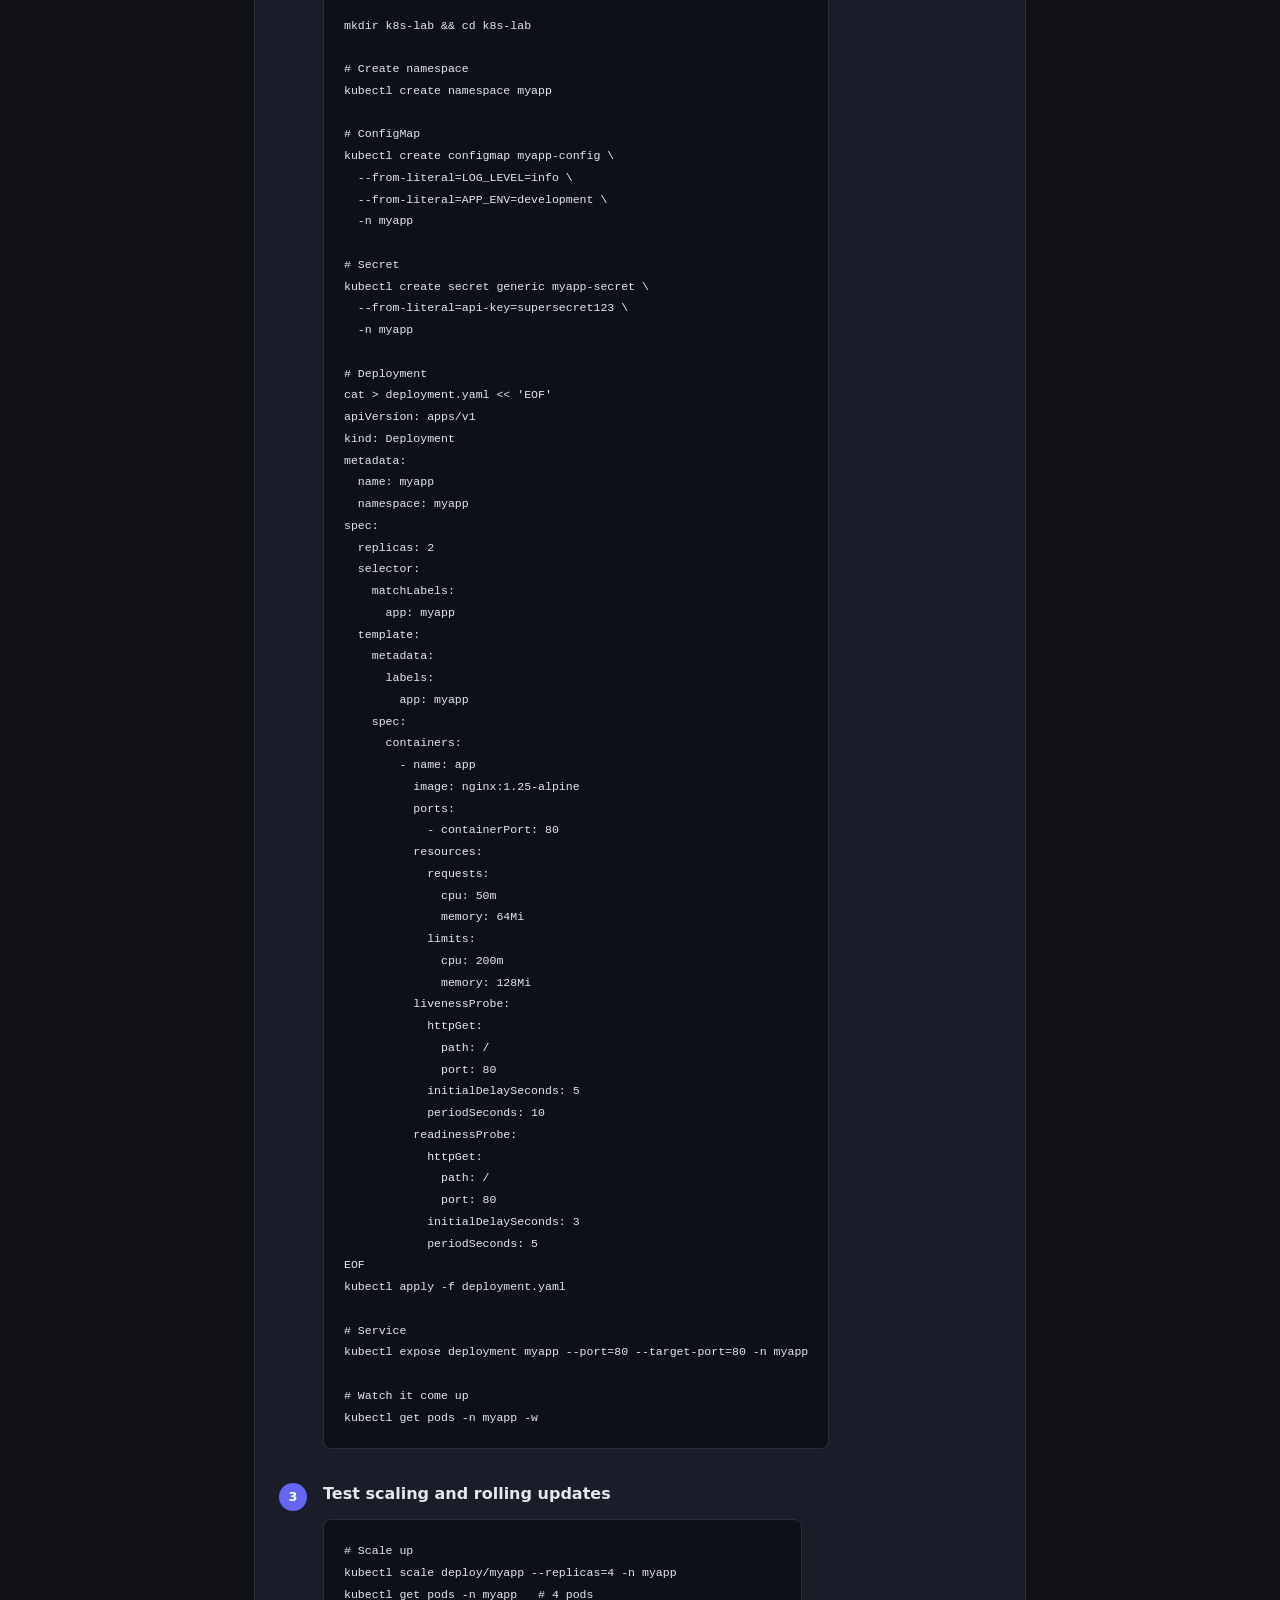
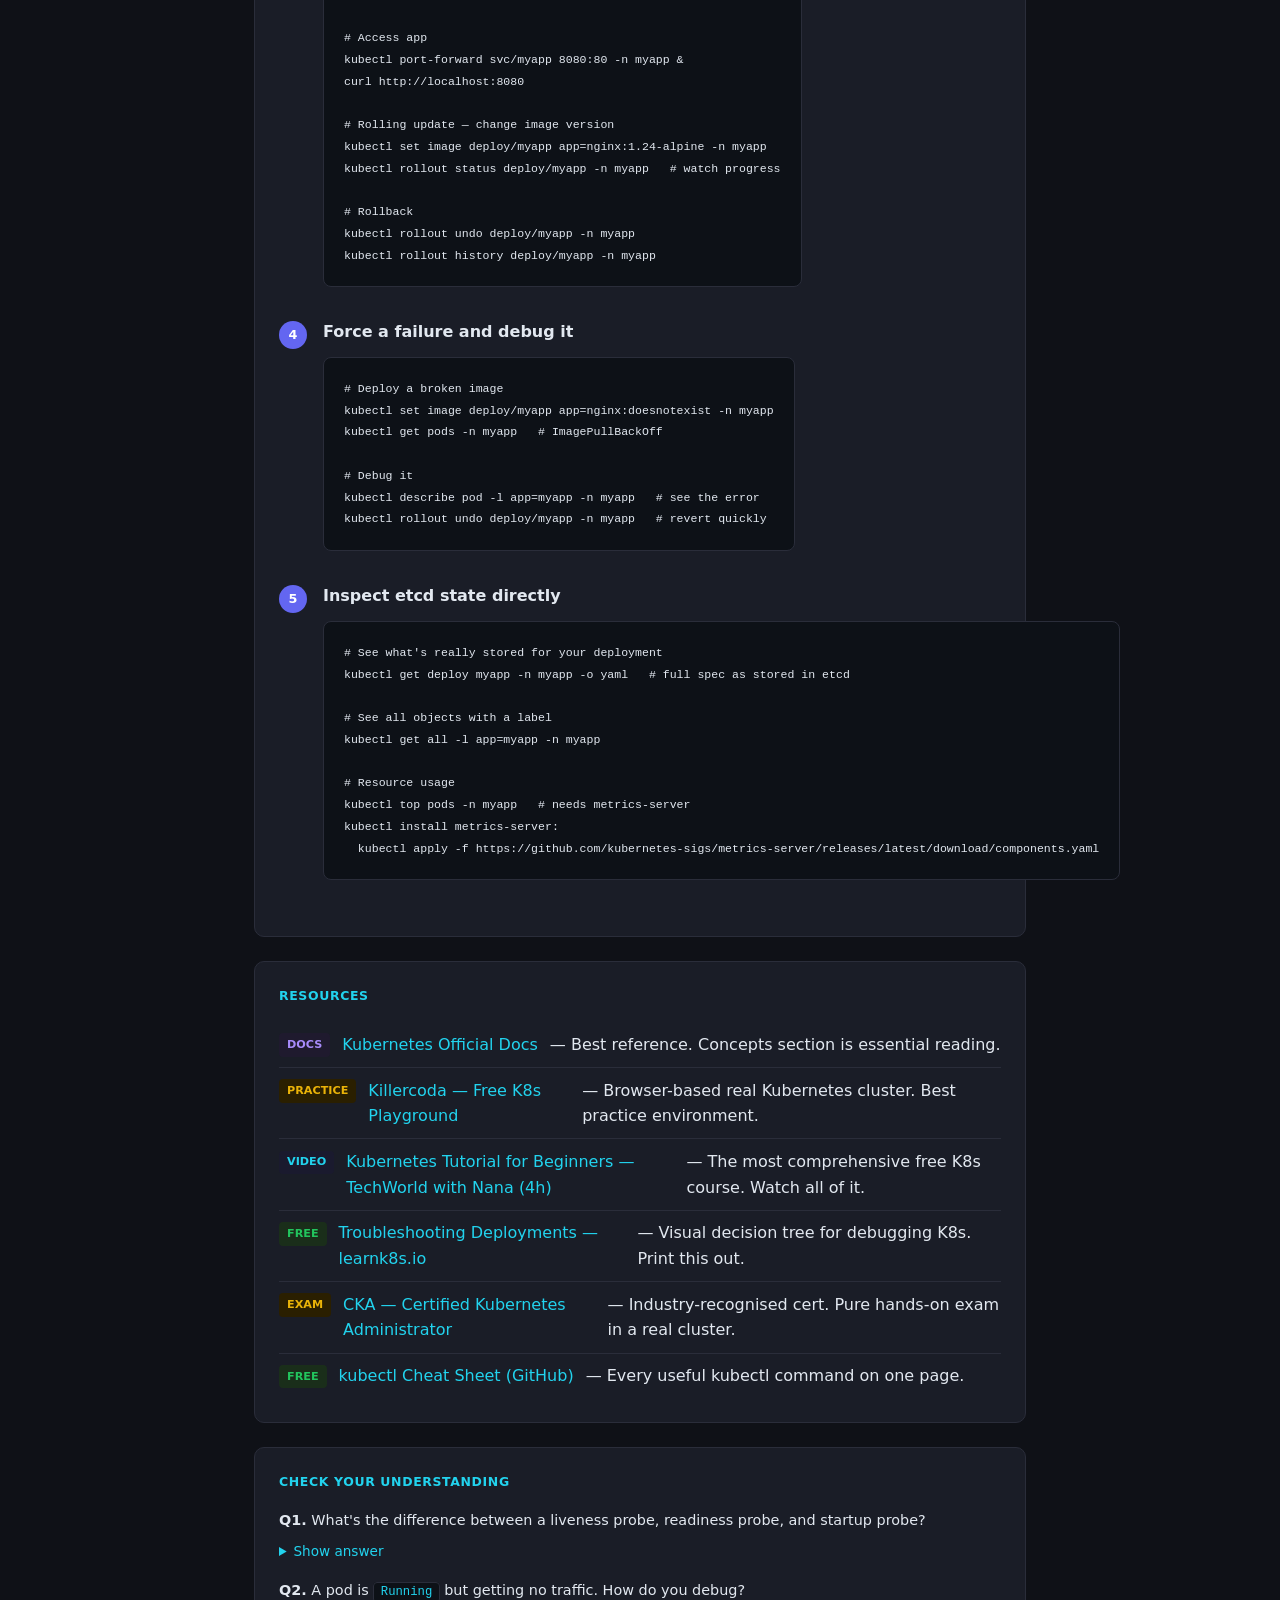
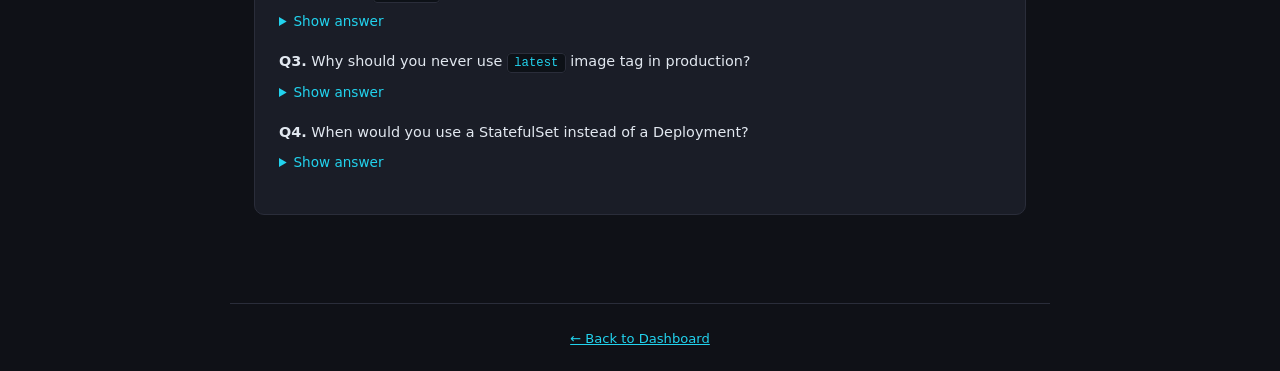
<file: topics/kubernetes.html>
<!DOCTYPE html>
<html lang="en">
<head>
  <meta charset="UTF-8" />
  <meta name="viewport" content="width=device-width, initial-scale=1.0" />
  <title>Kubernetes — Upskill</title>
  <link rel="stylesheet" href="../css/style.css" />
  <style>
    .mark-done-bar { position: sticky; top: 0; background: var(--bg); border-bottom: 1px solid var(--border); padding: 0.75rem 1.5rem; display: flex; align-items: center; justify-content: space-between; z-index: 10; }
    .mark-done-bar a { color: var(--accent2); text-decoration: none; font-size: 0.85rem; }
    #mark-done-btn { background: var(--accent); color: #fff; border: none; padding: 0.5rem 1.25rem; border-radius: 6px; cursor: pointer; font-size: 0.85rem; font-weight: 600; }
    #mark-done-btn:hover:not(:disabled) { background: #4f46e5; }
    .concept-grid { display: grid; grid-template-columns: repeat(auto-fit, minmax(210px, 1fr)); gap: 1rem; margin-top: 0.75rem; }
    .concept-card { background: #12141e; border: 1px solid var(--border); border-radius: 8px; padding: 1rem; }
    .concept-card h4 { font-size: 0.88rem; color: var(--accent2); margin-bottom: 0.4rem; }
    .concept-card p { font-size: 0.82rem; color: var(--muted); line-height: 1.6; }
    .cmd-table { width: 100%; border-collapse: collapse; font-size: 0.85rem; }
    .cmd-table th { text-align: left; color: var(--muted); font-size: 0.75rem; text-transform: uppercase; padding: 0.4rem 0.6rem; border-bottom: 1px solid var(--border); }
    .cmd-table td { padding: 0.5rem 0.6rem; border-bottom: 1px solid var(--border); vertical-align: top; line-height: 1.5; }
    .cmd-table tr:last-child td { border-bottom: none; }
    .project-step { display: flex; gap: 1rem; margin-bottom: 1.25rem; }
    .step-num { background: var(--accent); color: #fff; border-radius: 50%; width: 28px; height: 28px; display: flex; align-items: center; justify-content: center; font-size: 0.8rem; font-weight: 700; flex-shrink: 0; margin-top: 0.1rem; }
    .quiz-q { margin-bottom: 1rem; }
    .quiz-q p { font-size: 0.9rem; margin-bottom: 0.5rem; }
    .quiz-q details summary { cursor: pointer; color: var(--accent2); font-size: 0.85rem; }
    .quiz-q details p { margin-top: 0.5rem; font-size: 0.85rem; color: var(--muted); line-height: 1.6; }
    .resource-row { display: flex; align-items: flex-start; gap: 0.75rem; padding: 0.6rem 0; border-bottom: 1px solid var(--border); }
    .resource-row:last-child { border-bottom: none; }
    .resource-type { font-size: 0.7rem; padding: 0.18rem 0.5rem; border-radius: 4px; font-weight: 600; flex-shrink: 0; margin-top: 0.1rem; }
    .rt-free { background: #1a2e1a; color: var(--green); }
    .rt-video { background: #1a1a2e; color: var(--accent2); }
    .rt-docs { background: #1f1a2e; color: #a78bfa; }
    .rt-practice { background: #2a1f00; color: var(--yellow); }
    .tip-box { background: #12201a; border: 1px solid #22c55e33; border-radius: 8px; padding: 0.9rem 1rem; margin: 0.75rem 0; font-size: 0.85rem; color: var(--text); line-height: 1.6; }
    .tip-box strong { color: var(--green); }
    .warn-box { background: #1f1500; border: 1px solid #eab30833; border-radius: 8px; padding: 0.9rem 1rem; margin: 0.75rem 0; font-size: 0.85rem; color: var(--text); line-height: 1.6; }
    .warn-box strong { color: var(--yellow); }
    .arch-diagram { background: #0d1117; border: 1px solid var(--border); border-radius: 8px; padding: 1.25rem; font-size: 0.82rem; line-height: 2; font-family: monospace; }
  </style>
</head>
<body>
  <div class="mark-done-bar">
    <a href="../index.html">← Back to Dashboard</a>
    <button id="mark-done-btn" data-key="topics/kubernetes.html">Mark as Done</button>
  </div>

  <div class="topic-page">
    <div class="breadcrumb">
      <a href="../index.html">Dashboard</a> / Track 4: Cloud &amp; Infrastructure / Kubernetes
    </div>

    <h1 class="topic-title">Kubernetes</h1>
    <p class="topic-meta">Level: Intermediate &nbsp;·&nbsp; Estimated: 5–7 days &nbsp;·&nbsp; Industry standard for container orchestration</p>

    <!-- ARCHITECTURE -->
    <div class="section">
      <h3>Kubernetes Architecture</h3>
      <div class="arch-diagram">
        ┌──────────────── Control Plane ─────────────────┐<br/>
        │  API Server  ←── kubectl / all communication   │<br/>
        │  etcd        ──  cluster state (key-value DB)  │<br/>
        │  Scheduler   ──  assigns pods to nodes         │<br/>
        │  Controller  ──  reconciliation loops          │<br/>
        └────────────────────────────────────────────────┘<br/>
        &nbsp;&nbsp;&nbsp;&nbsp;&nbsp;&nbsp;&nbsp;&nbsp;&nbsp;&nbsp;↕ (API calls)<br/>
        ┌──── Worker Node ────┐  ┌──── Worker Node ────┐<br/>
        │  kubelet            │  │  kubelet            │<br/>
        │  kube-proxy         │  │  kube-proxy         │<br/>
        │  container runtime  │  │  container runtime  │<br/>
        │  [Pod][Pod][Pod]    │  │  [Pod][Pod]         │<br/>
        └─────────────────────┘  └─────────────────────┘
      </div>
      <br/>
      <div class="concept-grid">
        <div class="concept-card">
          <h4>API Server</h4>
          <p>The front door to everything. All kubectl commands, all internal component communication goes through it. Validates objects, persists to etcd, serves the REST API.</p>
        </div>
        <div class="concept-card">
          <h4>etcd</h4>
          <p>The cluster's source of truth — a distributed key-value store. Holds every Kubernetes object. If etcd dies without backup, you lose your cluster config. Back it up.</p>
        </div>
        <div class="concept-card">
          <h4>Scheduler</h4>
          <p>Watches for unscheduled pods and assigns them to nodes based on: resource requests, node affinity, taints/tolerations, pod anti-affinity rules.</p>
        </div>
        <div class="concept-card">
          <h4>Controllers</h4>
          <p>Reconciliation loops — continuously compare desired state vs actual state and act to close the gap. ReplicaSet controller ensures N pods are running. Deployment controller manages rolling updates.</p>
        </div>
        <div class="concept-card">
          <h4>kubelet</h4>
          <p>Agent on every node. Receives pod specs from API Server, tells the container runtime to start/stop containers, reports node and pod status back.</p>
        </div>
        <div class="concept-card">
          <h4>kube-proxy</h4>
          <p>Maintains network rules on nodes. Implements Service load balancing using iptables or IPVS. Routes traffic to the right pod based on Service selectors.</p>
        </div>
      </div>
    </div>

    <!-- CORE OBJECTS -->
    <div class="section">
      <h3>Core Objects — The Building Blocks</h3>
      <div class="concept-grid">
        <div class="concept-card">
          <h4>Pod</h4>
          <p>The smallest deployable unit. One or more containers sharing network namespace and storage. Containers in a pod communicate via <code>localhost</code>. Pods are ephemeral — don't manage them directly.</p>
        </div>
        <div class="concept-card">
          <h4>Deployment</h4>
          <p>Manages a ReplicaSet to maintain N pod replicas. Handles rolling updates and rollbacks. This is how you deploy stateless apps. Wraps: Deployment → ReplicaSet → Pod.</p>
        </div>
        <div class="concept-card">
          <h4>Service</h4>
          <p>Stable network endpoint for a set of pods. Types: ClusterIP (internal), NodePort (expose on each node), LoadBalancer (cloud LB), ExternalName (DNS alias). Uses label selectors to find pods.</p>
        </div>
        <div class="concept-card">
          <h4>Ingress</h4>
          <p>L7 HTTP routing rules — route by hostname/path to different Services. Requires an Ingress Controller (nginx-ingress, Traefik, ALB controller). Handles TLS termination.</p>
        </div>
        <div class="concept-card">
          <h4>ConfigMap</h4>
          <p>Non-sensitive configuration as key-value pairs. Mount as volume (files in container) or inject as env vars. Changes require pod restart to take effect (unless using hot-reload).</p>
        </div>
        <div class="concept-card">
          <h4>Secret</h4>
          <p>Like ConfigMap but for sensitive data. Base64 encoded (not encrypted by default — use encryption at rest + external secrets operator for production). Never commit to git.</p>
        </div>
        <div class="concept-card">
          <h4>StatefulSet</h4>
          <p>Like Deployment but for stateful apps (databases, queues). Provides: stable network names (pod-0, pod-1), stable storage (PVC per pod), ordered deployment/scaling.</p>
        </div>
        <div class="concept-card">
          <h4>DaemonSet</h4>
          <p>Runs one pod per node. Used for: log collectors (Fluentd), monitoring agents (Node Exporter), network plugins. Automatically adds pod to new nodes.</p>
        </div>
        <div class="concept-card">
          <h4>Job / CronJob</h4>
          <p>Job: run a pod to completion (batch tasks, migrations). CronJob: run a Job on a schedule. Like cron but in Kubernetes.</p>
        </div>
        <div class="concept-card">
          <h4>Namespace</h4>
          <p>Virtual cluster within a cluster. Scope for resource names, RBAC, network policies, resource quotas. Use to isolate: dev/staging/prod or different teams.</p>
        </div>
        <div class="concept-card">
          <h4>PersistentVolume</h4>
          <p>Storage provisioned in the cluster (EBS, NFS, etc.). PVC (PersistentVolumeClaim) is a pod's request for storage. StorageClass enables dynamic provisioning.</p>
        </div>
        <div class="concept-card">
          <h4>HorizontalPodAutoscaler</h4>
          <p>Automatically scales Deployment replicas based on CPU/memory/custom metrics. Requires metrics-server. Essential for handling traffic spikes.</p>
        </div>
      </div>
    </div>

    <!-- KUBECTL -->
    <div class="section">
      <h3>kubectl — The Essential Commands</h3>
      <table class="cmd-table">
        <thead><tr><th>Command</th><th>What it does</th></tr></thead>
        <tbody>
          <tr><td><code>kubectl get pods -n default</code></td><td>List pods in namespace. Add <code>-A</code> for all namespaces.</td></tr>
          <tr><td><code>kubectl get pods -w</code></td><td>Watch pod state changes in real time</td></tr>
          <tr><td><code>kubectl get all -n mynamespace</code></td><td>All resources in a namespace</td></tr>
          <tr><td><code>kubectl describe pod mypod</code></td><td>Full detail: events, conditions, resource requests, volumes — first place to look when a pod won't start</td></tr>
          <tr><td><code>kubectl logs mypod -f</code></td><td>Stream pod logs</td></tr>
          <tr><td><code>kubectl logs mypod -c mycontainer</code></td><td>Logs from specific container in multi-container pod</td></tr>
          <tr><td><code>kubectl logs mypod --previous</code></td><td>Logs from previous (crashed) container instance</td></tr>
          <tr><td><code>kubectl exec -it mypod -- bash</code></td><td>Shell into a running pod</td></tr>
          <tr><td><code>kubectl apply -f manifest.yaml</code></td><td>Create or update resources from file. Idempotent.</td></tr>
          <tr><td><code>kubectl delete -f manifest.yaml</code></td><td>Delete resources defined in file</td></tr>
          <tr><td><code>kubectl delete pod mypod --force</code></td><td>Force delete stuck pod</td></tr>
          <tr><td><code>kubectl rollout status deploy/myapp</code></td><td>Watch rolling update progress</td></tr>
          <tr><td><code>kubectl rollout undo deploy/myapp</code></td><td>Roll back to previous ReplicaSet</td></tr>
          <tr><td><code>kubectl rollout history deploy/myapp</code></td><td>See rollout history</td></tr>
          <tr><td><code>kubectl scale deploy/myapp --replicas=5</code></td><td>Scale to 5 replicas immediately</td></tr>
          <tr><td><code>kubectl set image deploy/myapp app=myapp:v2</code></td><td>Update container image — triggers rolling update</td></tr>
          <tr><td><code>kubectl port-forward svc/myapp 8080:80</code></td><td>Forward local port to service — for testing without exposing</td></tr>
          <tr><td><code>kubectl top pods -n default</code></td><td>CPU/memory usage per pod (needs metrics-server)</td></tr>
          <tr><td><code>kubectl top nodes</code></td><td>CPU/memory per node</td></tr>
          <tr><td><code>kubectl get events --sort-by=.lastTimestamp</code></td><td>Cluster events sorted newest last — great for debugging</td></tr>
          <tr><td><code>kubectl explain deployment.spec</code></td><td>Built-in documentation for any field</td></tr>
          <tr><td><code>kubectl diff -f manifest.yaml</code></td><td>Preview what apply would change — like git diff for K8s</td></tr>
        </tbody>
      </table>
    </div>

    <!-- MANIFESTS -->
    <div class="section">
      <h3>Writing Production Manifests</h3>
      <p><strong>Complete Deployment with all important fields:</strong></p>
      <pre><code>apiVersion: apps/v1
kind: Deployment
metadata:
  name: myapp
  namespace: production
  labels:
    app: myapp
    version: v2.1.3
spec:
  replicas: 3
  selector:
    matchLabels:
      app: myapp              # Must match template labels
  strategy:
    type: RollingUpdate
    rollingUpdate:
      maxUnavailable: 1       # At most 1 pod down during update
      maxSurge: 1             # At most 1 extra pod during update
  template:
    metadata:
      labels:
        app: myapp
        version: v2.1.3
    spec:
      serviceAccountName: myapp-sa   # Least-privilege service account

      # Spread pods across nodes for HA
      topologySpreadConstraints:
        - maxSkew: 1
          topologyKey: kubernetes.io/hostname
          whenUnsatisfiable: DoNotSchedule
          labelSelector:
            matchLabels:
              app: myapp

      containers:
        - name: app
          image: myregistry/myapp:v2.1.3   # Always pin — never 'latest' in prod
          ports:
            - containerPort: 8080

          # Resource requests & limits — CRITICAL
          resources:
            requests:
              cpu: "100m"        # 0.1 CPU core
              memory: "128Mi"
            limits:
              cpu: "500m"
              memory: "512Mi"

          # Liveness: if this fails, container is restarted
          livenessProbe:
            httpGet:
              path: /health
              port: 8080
            initialDelaySeconds: 15    # Wait before first check
            periodSeconds: 20
            failureThreshold: 3

          # Readiness: if this fails, pod removed from Service endpoints
          readinessProbe:
            httpGet:
              path: /ready
              port: 8080
            initialDelaySeconds: 5
            periodSeconds: 5

          # Startup: disables liveness until app has started
          startupProbe:
            httpGet:
              path: /health
              port: 8080
            failureThreshold: 30
            periodSeconds: 10

          env:
            - name: NODE_ENV
              value: production
            - name: DB_PASSWORD
              valueFrom:
                secretKeyRef:
                  name: myapp-secrets
                  key: db-password
            - name: APP_CONFIG
              valueFrom:
                configMapKeyRef:
                  name: myapp-config
                  key: config.json

          # Mount a ConfigMap as files
          volumeMounts:
            - name: config
              mountPath: /app/config
              readOnly: true
            - name: tmp
              mountPath: /tmp          # Writable temp dir when using read-only root

          # Security hardening
          securityContext:
            runAsNonRoot: true
            runAsUser: 1000
            readOnlyRootFilesystem: true
            allowPrivilegeEscalation: false
            capabilities:
              drop: ["ALL"]

      volumes:
        - name: config
          configMap:
            name: myapp-config
        - name: tmp
          emptyDir: {}

      # Graceful shutdown
      terminationGracePeriodSeconds: 60</code></pre>

      <br/>
      <p><strong>Service + Ingress:</strong></p>
      <pre><code>---
apiVersion: v1
kind: Service
metadata:
  name: myapp
  namespace: production
spec:
  selector:
    app: myapp               # Routes to pods with this label
  ports:
    - port: 80               # Service port
      targetPort: 8080       # Pod port
  type: ClusterIP            # Internal only — use Ingress for external

---
apiVersion: networking.k8s.io/v1
kind: Ingress
metadata:
  name: myapp
  namespace: production
  annotations:
    nginx.ingress.kubernetes.io/rewrite-target: /
    cert-manager.io/cluster-issuer: letsencrypt-prod
spec:
  tls:
    - hosts: [app.example.com]
      secretName: myapp-tls
  rules:
    - host: app.example.com
      http:
        paths:
          - path: /
            pathType: Prefix
            backend:
              service:
                name: myapp
                port:
                  number: 80</code></pre>

      <br/>
      <p><strong>ConfigMap + Secret:</strong></p>
      <pre><code>---
apiVersion: v1
kind: ConfigMap
metadata:
  name: myapp-config
  namespace: production
data:
  APP_ENV: production
  LOG_LEVEL: info
  config.json: |
    {
      "timeout": 30,
      "retries": 3
    }

---
apiVersion: v1
kind: Secret
metadata:
  name: myapp-secrets
  namespace: production
type: Opaque
data:
  # Values must be base64 encoded: echo -n "value" | base64
  db-password: cGFzc3dvcmQxMjM=
  api-key: c2VjcmV0a2V5</code></pre>
    </div>

    <!-- HPA -->
    <div class="section">
      <h3>Autoscaling &amp; Resource Management</h3>
      <pre><code>---
apiVersion: autoscaling/v2
kind: HorizontalPodAutoscaler
metadata:
  name: myapp-hpa
  namespace: production
spec:
  scaleTargetRef:
    apiVersion: apps/v1
    kind: Deployment
    name: myapp
  minReplicas: 2
  maxReplicas: 20
  metrics:
    - type: Resource
      resource:
        name: cpu
        target:
          type: Utilization
          averageUtilization: 70    # Scale up when avg CPU > 70%
    - type: Resource
      resource:
        name: memory
        target:
          type: Utilization
          averageUtilization: 80</code></pre>
      <br/>
      <div class="warn-box"><strong>Resource requests matter:</strong> Without <code>requests</code> defined, the scheduler places pods randomly. Without <code>limits</code>, one bad pod can eat all node memory. Set both. A pod with no limits will be OOMKilled on a busy node. A pod with no requests will be evicted first during resource pressure.</div>
    </div>

    <!-- DEBUGGING -->
    <div class="section">
      <h3>Debugging Guide — When Things Go Wrong</h3>
      <table class="cmd-table">
        <thead><tr><th>Symptom</th><th>Debug steps</th></tr></thead>
        <tbody>
          <tr><td>Pod stuck in <code>Pending</code></td><td><code>kubectl describe pod</code> → Events section. Usually: insufficient CPU/memory on nodes, no node matches affinity, PVC not bound.</td></tr>
          <tr><td>Pod in <code>CrashLoopBackOff</code></td><td><code>kubectl logs pod --previous</code> → app crash reason. Check: CMD/ENTRYPOINT valid? Env vars set? Health check endpoint exists?</td></tr>
          <tr><td>Pod in <code>ImagePullBackOff</code></td><td>Image name typo? Registry auth missing? <code>kubectl describe pod</code> shows exact pull error. Check imagePullSecrets.</td></tr>
          <tr><td>Pod <code>Running</code> but not reachable</td><td>Is it Ready? Check readiness probe. <code>kubectl get endpoints myservice</code> — is the pod's IP listed? If no endpoints, label selector mismatch.</td></tr>
          <tr><td>Service not routing</td><td><code>kubectl get endpoints svc/myapp</code> — should list pod IPs. If empty: label selector doesn't match pod labels. <code>kubectl port-forward pod/mypod 8080:8080</code> to bypass service and test pod directly.</td></tr>
          <tr><td>OOMKilled</td><td>Pod killed by kernel for exceeding memory limit. <code>kubectl describe pod</code> shows "OOMKilled". Increase memory limit or fix memory leak in app.</td></tr>
          <tr><td>Rolling update stuck</td><td><code>kubectl rollout status deploy/myapp</code>. New pods may not pass readiness. Check new version's health endpoint. <code>kubectl rollout undo deploy/myapp</code> to revert.</td></tr>
        </tbody>
      </table>
    </div>

    <!-- PROJECT -->
    <div class="section">
      <h3>Hands-On Project: Deploy a Full App to Local K8s</h3>
      <div class="project-step">
        <div class="step-num">1</div>
        <div>
          <strong>Install local Kubernetes</strong>
          <pre><code># Option 1: Docker Desktop → Settings → Kubernetes → Enable
# Option 2: kind (Kubernetes IN Docker)
brew install kind
kind create cluster --name upskill

# Verify
kubectl cluster-info
kubectl get nodes</code></pre>
        </div>
      </div>

      <div class="project-step">
        <div class="step-num">2</div>
        <div>
          <strong>Deploy a web app with all objects</strong>
          <pre><code>mkdir k8s-lab && cd k8s-lab

# Create namespace
kubectl create namespace myapp

# ConfigMap
kubectl create configmap myapp-config \
  --from-literal=LOG_LEVEL=info \
  --from-literal=APP_ENV=development \
  -n myapp

# Secret
kubectl create secret generic myapp-secret \
  --from-literal=api-key=supersecret123 \
  -n myapp

# Deployment
cat > deployment.yaml << 'EOF'
apiVersion: apps/v1
kind: Deployment
metadata:
  name: myapp
  namespace: myapp
spec:
  replicas: 2
  selector:
    matchLabels:
      app: myapp
  template:
    metadata:
      labels:
        app: myapp
    spec:
      containers:
        - name: app
          image: nginx:1.25-alpine
          ports:
            - containerPort: 80
          resources:
            requests:
              cpu: 50m
              memory: 64Mi
            limits:
              cpu: 200m
              memory: 128Mi
          livenessProbe:
            httpGet:
              path: /
              port: 80
            initialDelaySeconds: 5
            periodSeconds: 10
          readinessProbe:
            httpGet:
              path: /
              port: 80
            initialDelaySeconds: 3
            periodSeconds: 5
EOF
kubectl apply -f deployment.yaml

# Service
kubectl expose deployment myapp --port=80 --target-port=80 -n myapp

# Watch it come up
kubectl get pods -n myapp -w</code></pre>
        </div>
      </div>

      <div class="project-step">
        <div class="step-num">3</div>
        <div>
          <strong>Test scaling and rolling updates</strong>
          <pre><code># Scale up
kubectl scale deploy/myapp --replicas=4 -n myapp
kubectl get pods -n myapp   # 4 pods

# Access app
kubectl port-forward svc/myapp 8080:80 -n myapp &
curl http://localhost:8080

# Rolling update — change image version
kubectl set image deploy/myapp app=nginx:1.24-alpine -n myapp
kubectl rollout status deploy/myapp -n myapp   # watch progress

# Rollback
kubectl rollout undo deploy/myapp -n myapp
kubectl rollout history deploy/myapp -n myapp</code></pre>
        </div>
      </div>

      <div class="project-step">
        <div class="step-num">4</div>
        <div>
          <strong>Force a failure and debug it</strong>
          <pre><code># Deploy a broken image
kubectl set image deploy/myapp app=nginx:doesnotexist -n myapp
kubectl get pods -n myapp   # ImagePullBackOff

# Debug it
kubectl describe pod -l app=myapp -n myapp   # see the error
kubectl rollout undo deploy/myapp -n myapp   # revert quickly</code></pre>
        </div>
      </div>

      <div class="project-step">
        <div class="step-num">5</div>
        <div>
          <strong>Inspect etcd state directly</strong>
          <pre><code># See what's really stored for your deployment
kubectl get deploy myapp -n myapp -o yaml   # full spec as stored in etcd

# See all objects with a label
kubectl get all -l app=myapp -n myapp

# Resource usage
kubectl top pods -n myapp   # needs metrics-server
kubectl install metrics-server:
  kubectl apply -f https://github.com/kubernetes-sigs/metrics-server/releases/latest/download/components.yaml</code></pre>
        </div>
      </div>
    </div>

    <!-- RESOURCES -->
    <div class="section">
      <h3>Resources</h3>
      <div class="resource-row">
        <span class="resource-type rt-docs">DOCS</span>
        <a href="https://kubernetes.io/docs/home/" target="_blank">Kubernetes Official Docs</a>
        — Best reference. Concepts section is essential reading.
      </div>
      <div class="resource-row">
        <span class="resource-type rt-practice">PRACTICE</span>
        <a href="https://killercoda.com/playgrounds/scenario/kubernetes" target="_blank">Killercoda — Free K8s Playground</a>
        — Browser-based real Kubernetes cluster. Best practice environment.
      </div>
      <div class="resource-row">
        <span class="resource-type rt-video">VIDEO</span>
        <a href="https://www.youtube.com/watch?v=X48VuDVv0do" target="_blank">Kubernetes Tutorial for Beginners — TechWorld with Nana (4h)</a>
        — The most comprehensive free K8s course. Watch all of it.
      </div>
      <div class="resource-row">
        <span class="resource-type rt-free">FREE</span>
        <a href="https://learnk8s.io/troubleshooting-deployments" target="_blank">Troubleshooting Deployments — learnk8s.io</a>
        — Visual decision tree for debugging K8s. Print this out.
      </div>
      <div class="resource-row">
        <span class="resource-type rt-practice">EXAM</span>
        <a href="https://training.linuxfoundation.org/certification/certified-kubernetes-administrator-cka/" target="_blank">CKA — Certified Kubernetes Administrator</a>
        — Industry-recognised cert. Pure hands-on exam in a real cluster.
      </div>
      <div class="resource-row">
        <span class="resource-type rt-free">FREE</span>
        <a href="https://github.com/dennyzhang/cheatsheet-kubernetes-A4" target="_blank">kubectl Cheat Sheet (GitHub)</a>
        — Every useful kubectl command on one page.
      </div>
    </div>

    <!-- QUIZ -->
    <div class="section">
      <h3>Check Your Understanding</h3>
      <div class="quiz-q">
        <p><strong>Q1.</strong> What's the difference between a liveness probe, readiness probe, and startup probe?</p>
        <details><summary>Show answer</summary>
          <p><strong>Liveness:</strong> Is the container alive? If it fails, Kubernetes restarts the container. Use for detecting deadlocks.<br/><strong>Readiness:</strong> Is the container ready to serve traffic? If it fails, pod is removed from Service endpoints but NOT restarted. Use for temporary unavailability (loading cache, warming up).<br/><strong>Startup:</strong> Has the app finished starting? Disables liveness/readiness until it passes. Use for slow-starting apps to avoid being killed before they're ready.</p>
        </details>
      </div>
      <div class="quiz-q">
        <p><strong>Q2.</strong> A pod is <code>Running</code> but getting no traffic. How do you debug?</p>
        <details><summary>Show answer</summary>
          <p>1. <code>kubectl get endpoints svc/myapp</code> — if empty, no pods match the selector. Compare service <code>spec.selector</code> with pod labels. 2. If endpoints exist, check readiness probe — pod may be Running but not Ready. <code>kubectl describe pod</code> → check ready status and probe events. 3. <code>kubectl port-forward pod/mypod 8080:8080</code> — bypass the service to test pod directly. If pod works direct but not via service, it's a service/kube-proxy issue.</p>
        </details>
      </div>
      <div class="quiz-q">
        <p><strong>Q3.</strong> Why should you never use <code>latest</code> image tag in production?</p>
        <details><summary>Show answer</summary>
          <p>Tags are mutable — <code>latest</code> today is a different image than <code>latest</code> tomorrow. Problems: (1) You can't rollback to "the previous version" reliably. (2) Different nodes may pull different versions if they pull at different times. (3) You lose reproducibility — you don't know what's actually running. Always pin to a specific version tag or SHA256 digest (<code>myapp@sha256:abc123</code>).</p>
        </details>
      </div>
      <div class="quiz-q">
        <p><strong>Q4.</strong> When would you use a StatefulSet instead of a Deployment?</p>
        <details><summary>Show answer</summary>
          <p>StatefulSet when: (1) Each pod needs a stable, persistent identity (pod-0, pod-1 — never random names). (2) Each pod needs its own persistent storage that stays with the pod through restarts. (3) Pods need ordered, sequential startup/shutdown (e.g., primary before replicas). Use cases: databases (Postgres, MySQL, Cassandra), message queues (Kafka, RabbitMQ), distributed coordination systems (etcd, ZooKeeper).</p>
        </details>
      </div>
    </div>
  </div>

  <footer style="max-width:820px; margin: 2rem auto 0; padding: 1.5rem; border-top: 1px solid var(--border); text-align:center; color: var(--muted); font-size:0.82rem;">
    <a href="../index.html" style="color: var(--accent2);">← Back to Dashboard</a>
  </footer>
  <script src="../js/main.js"></script>
  <script src="../js/agent.js"></script>
</body>
</html>
</file>
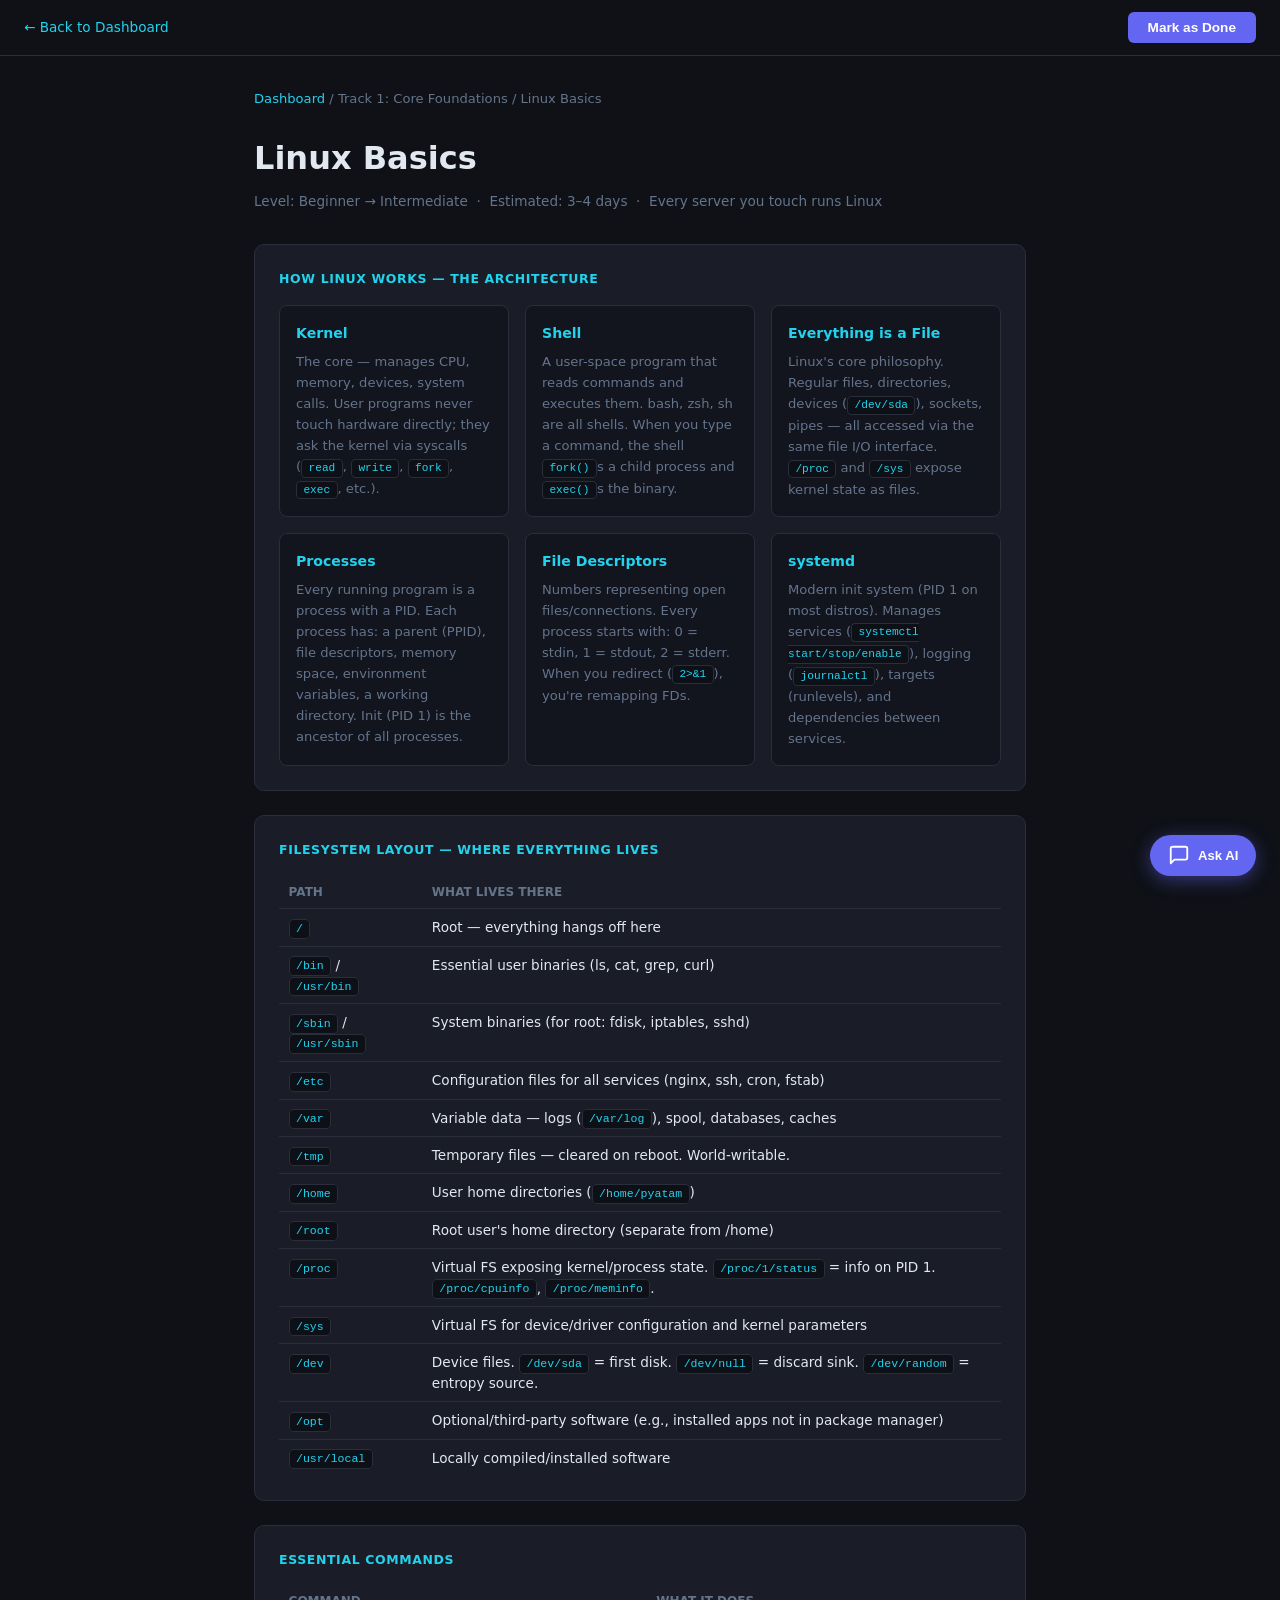
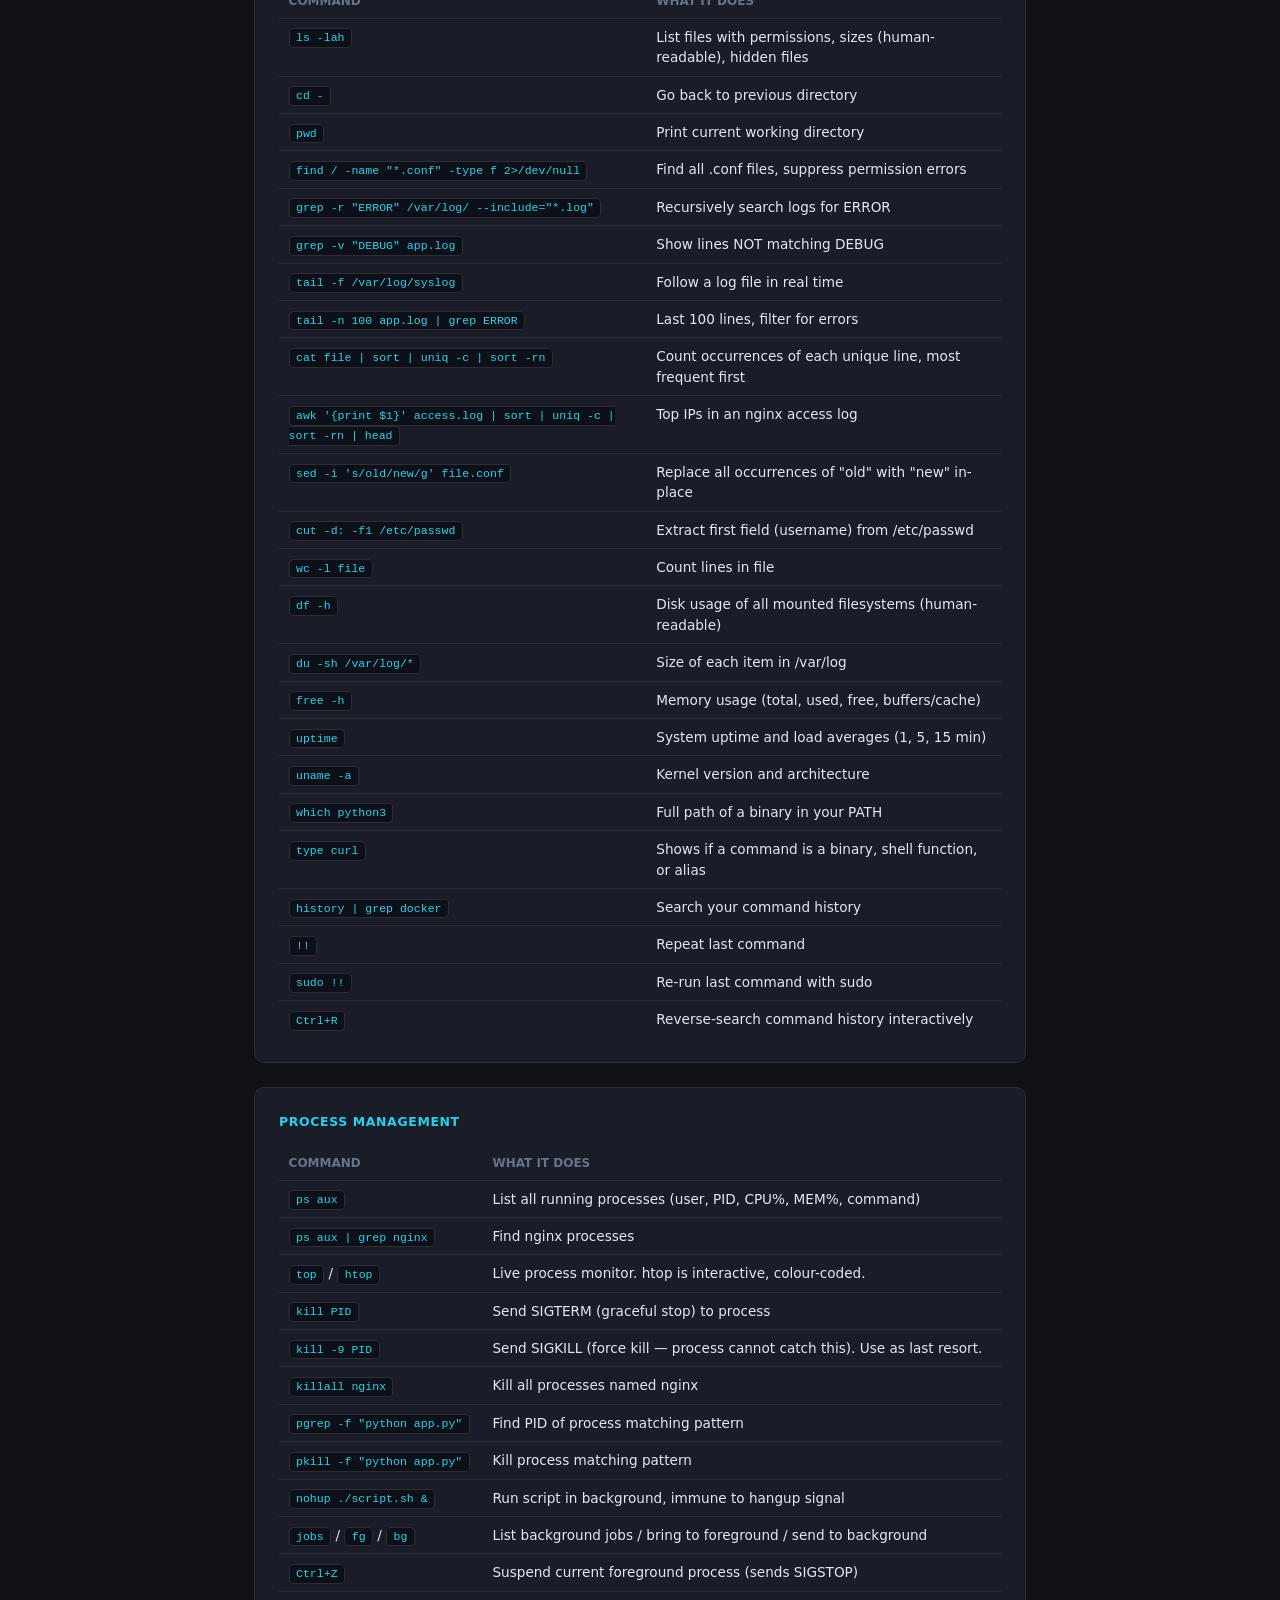
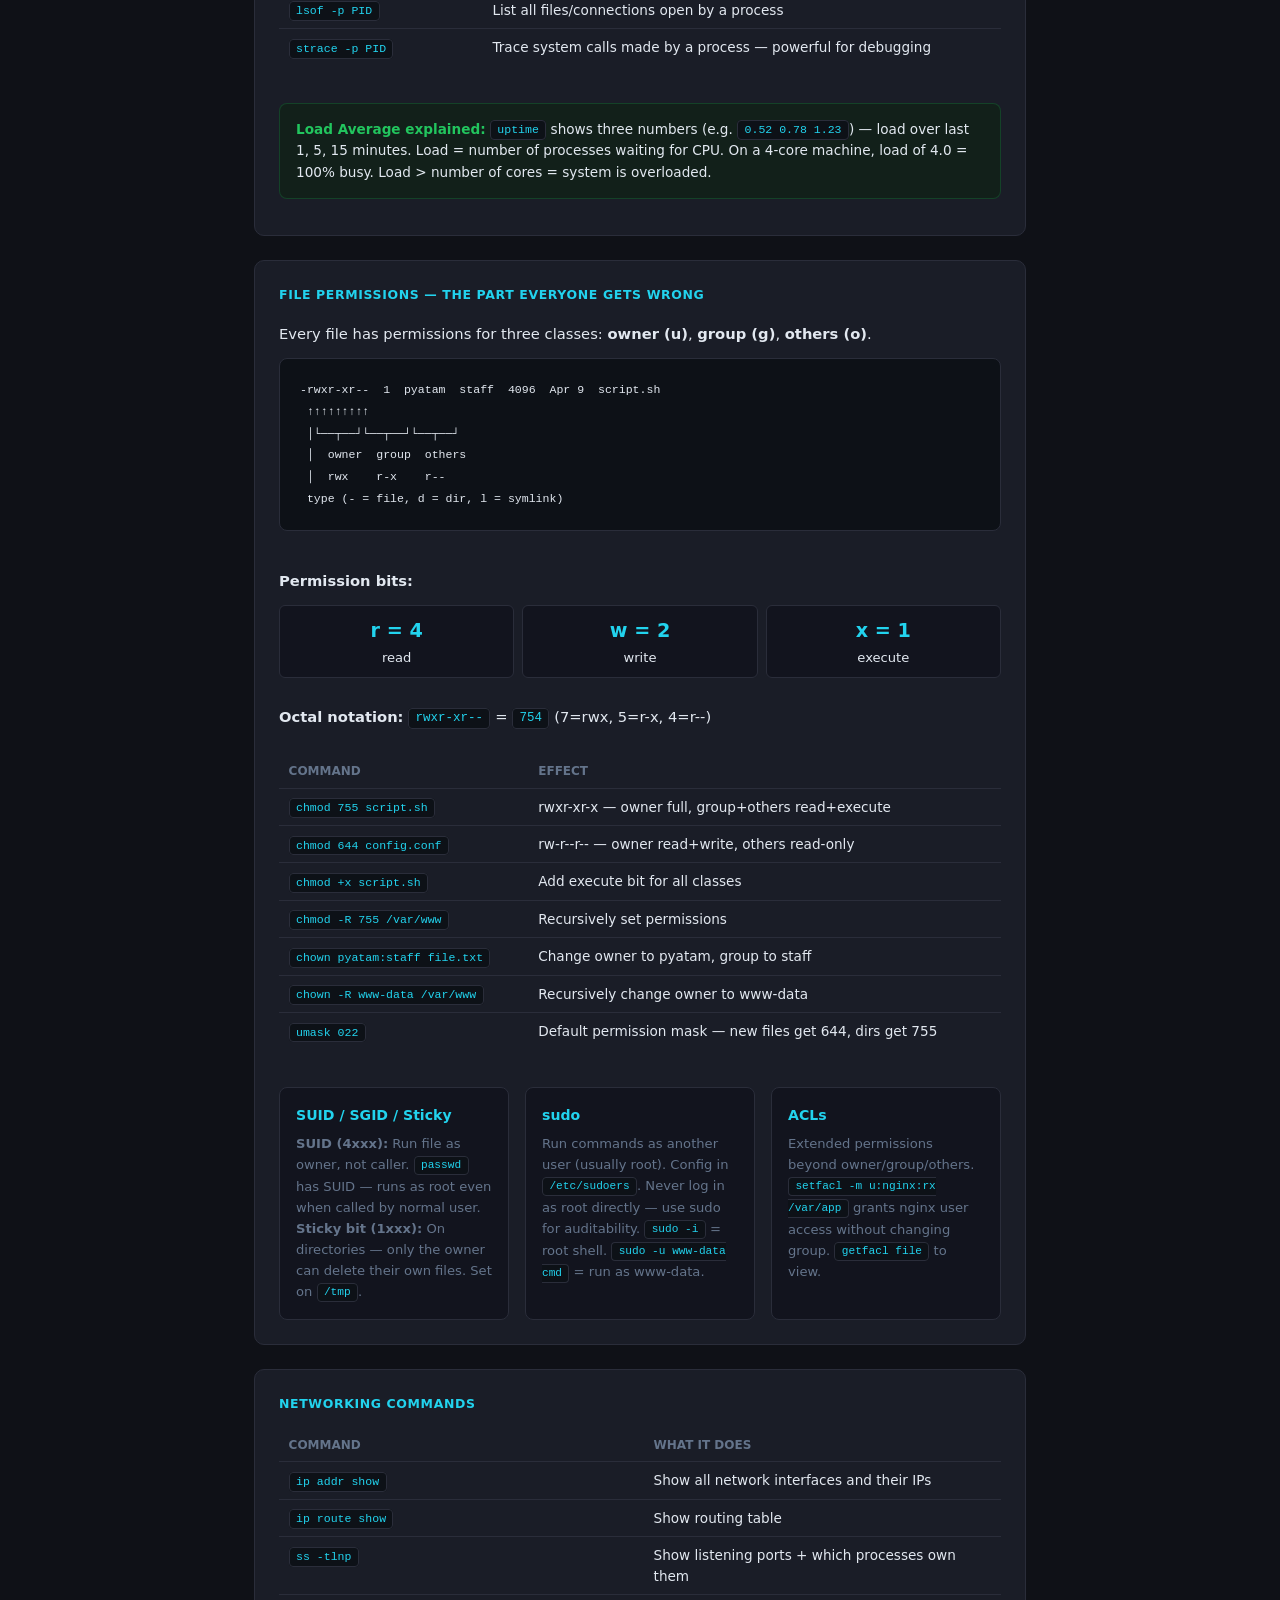
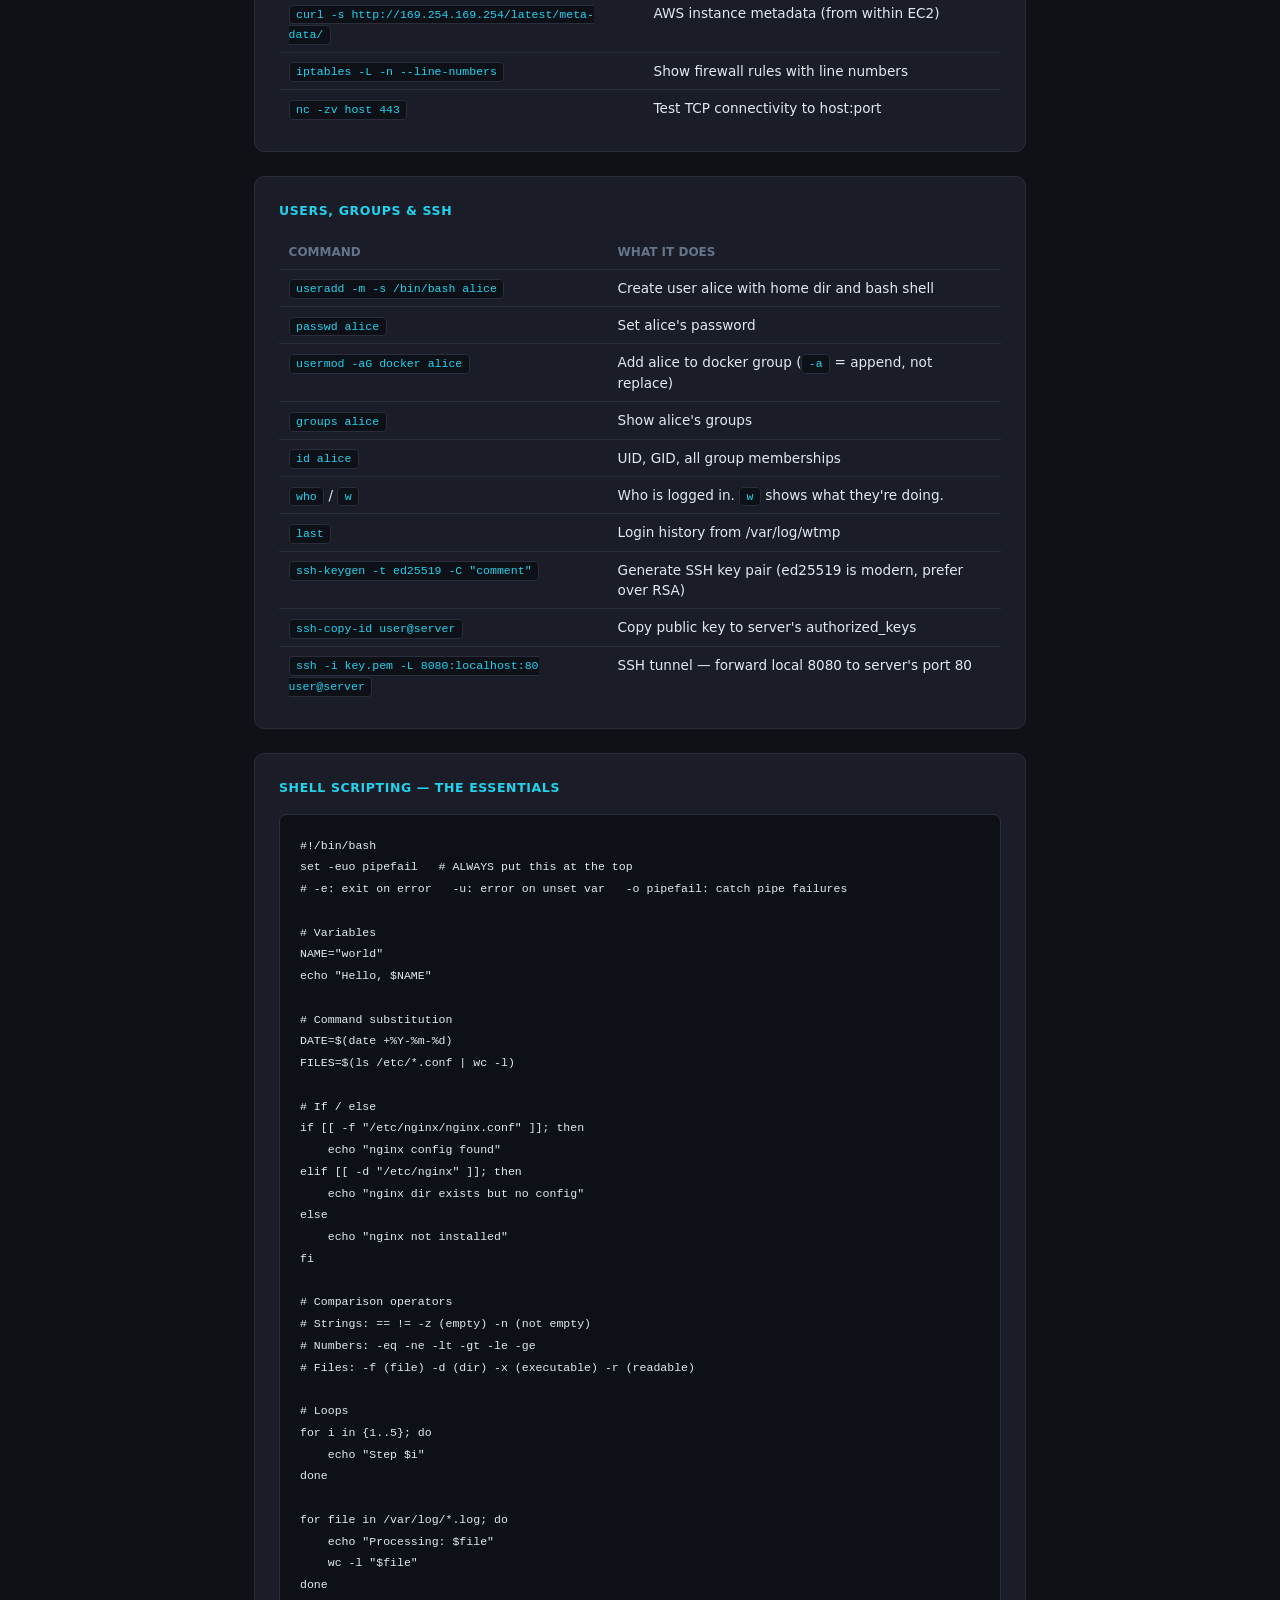
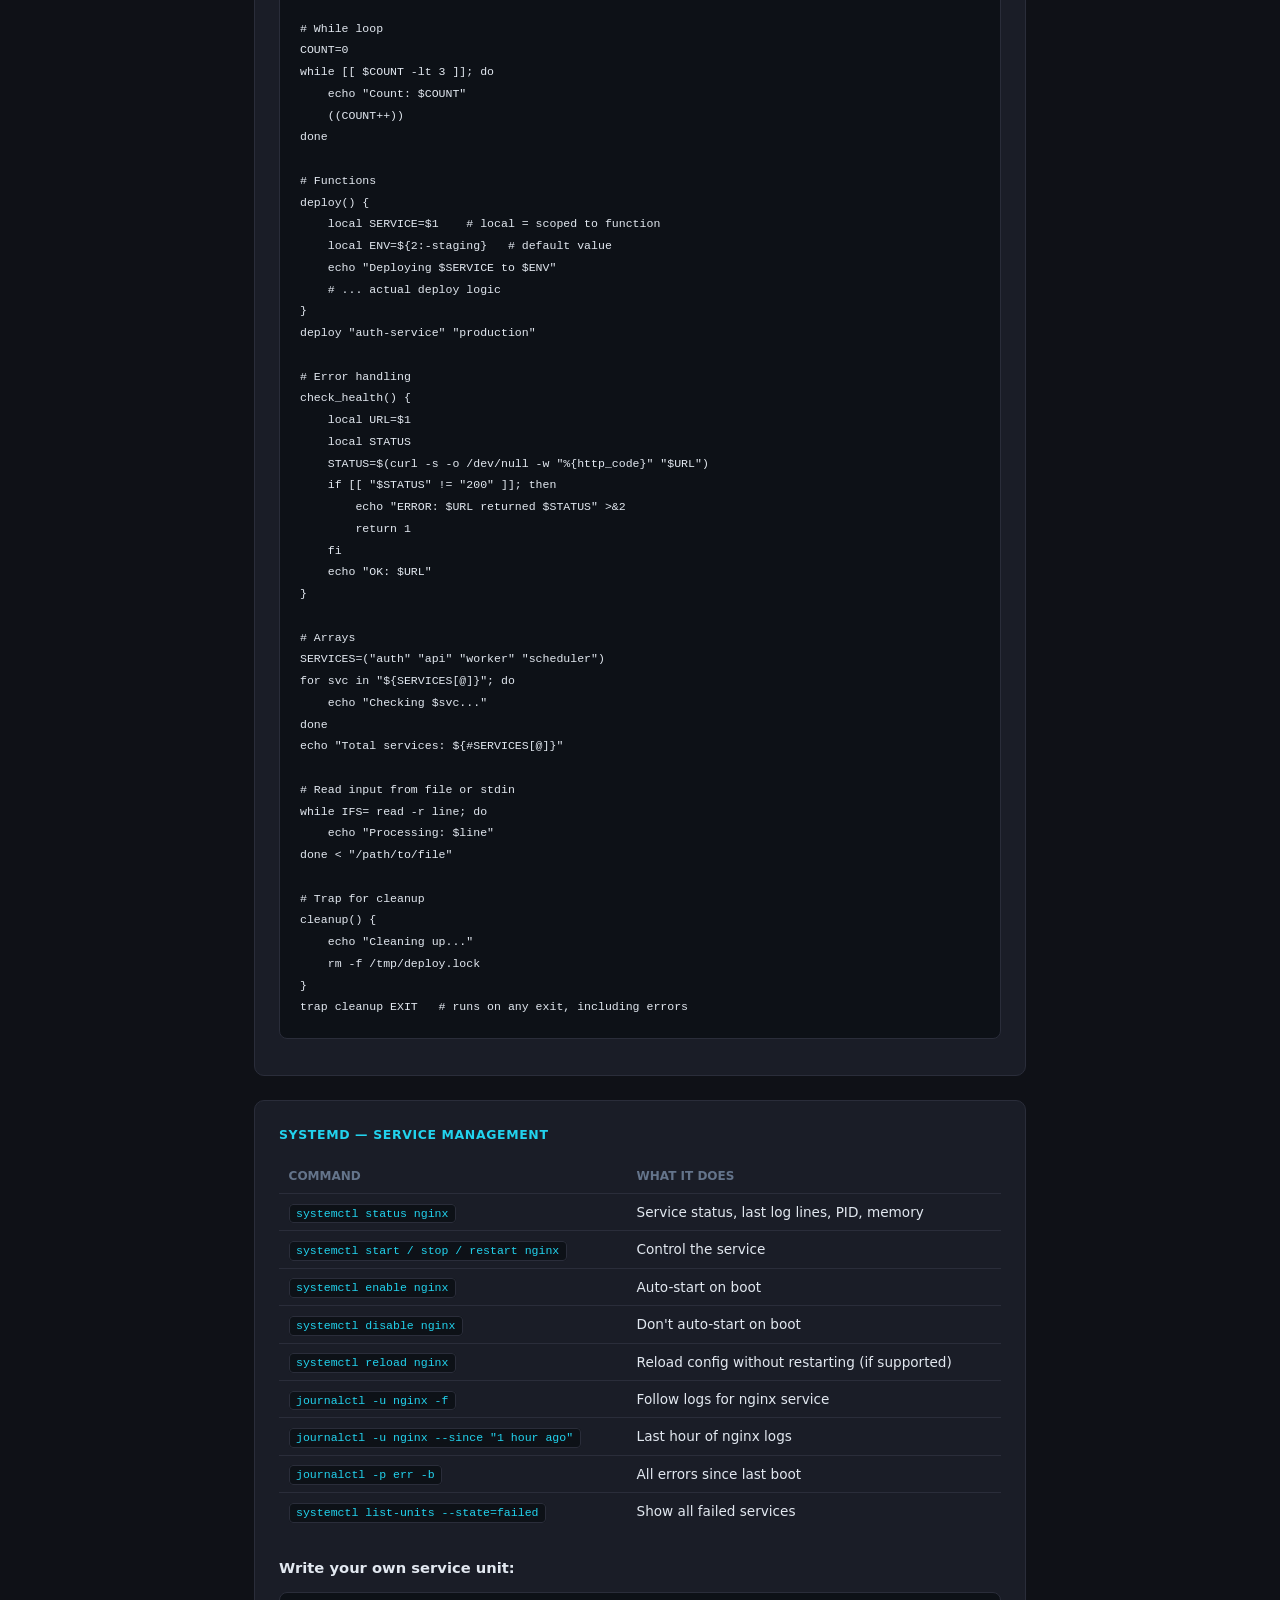
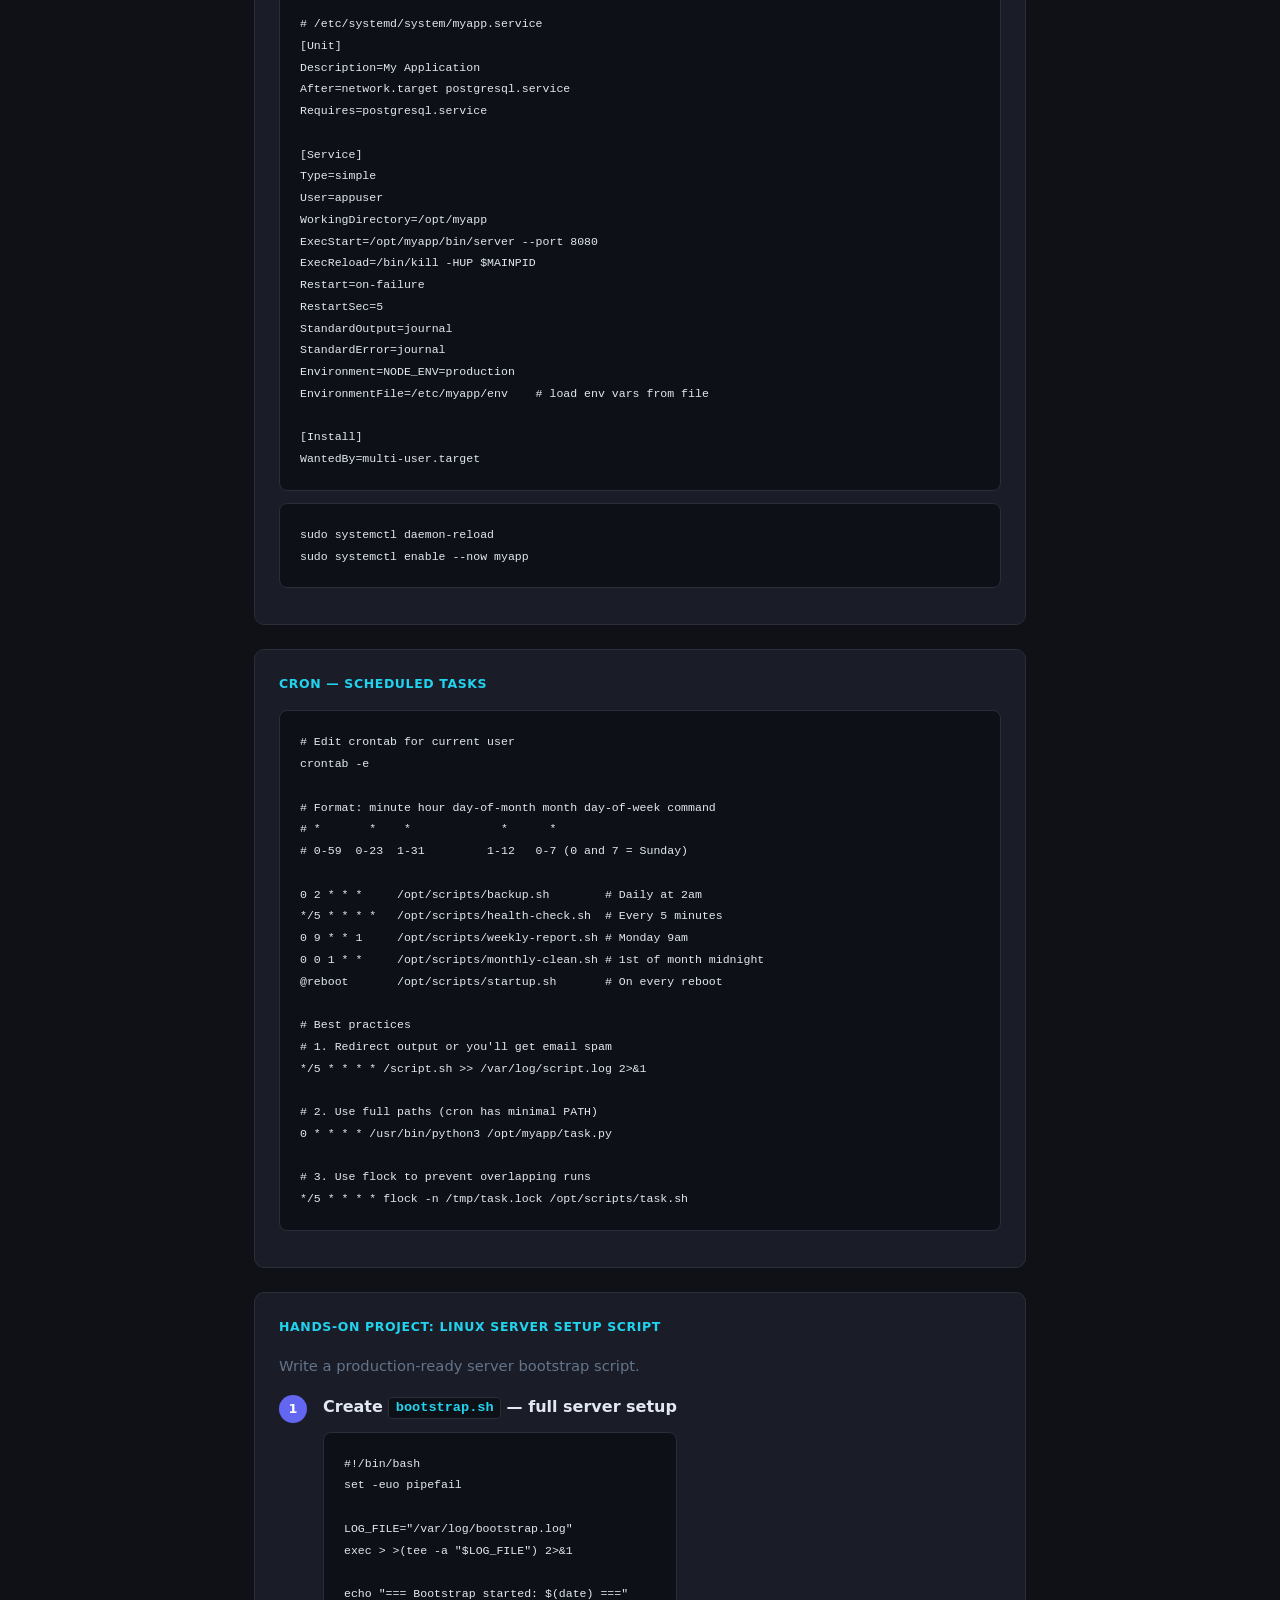
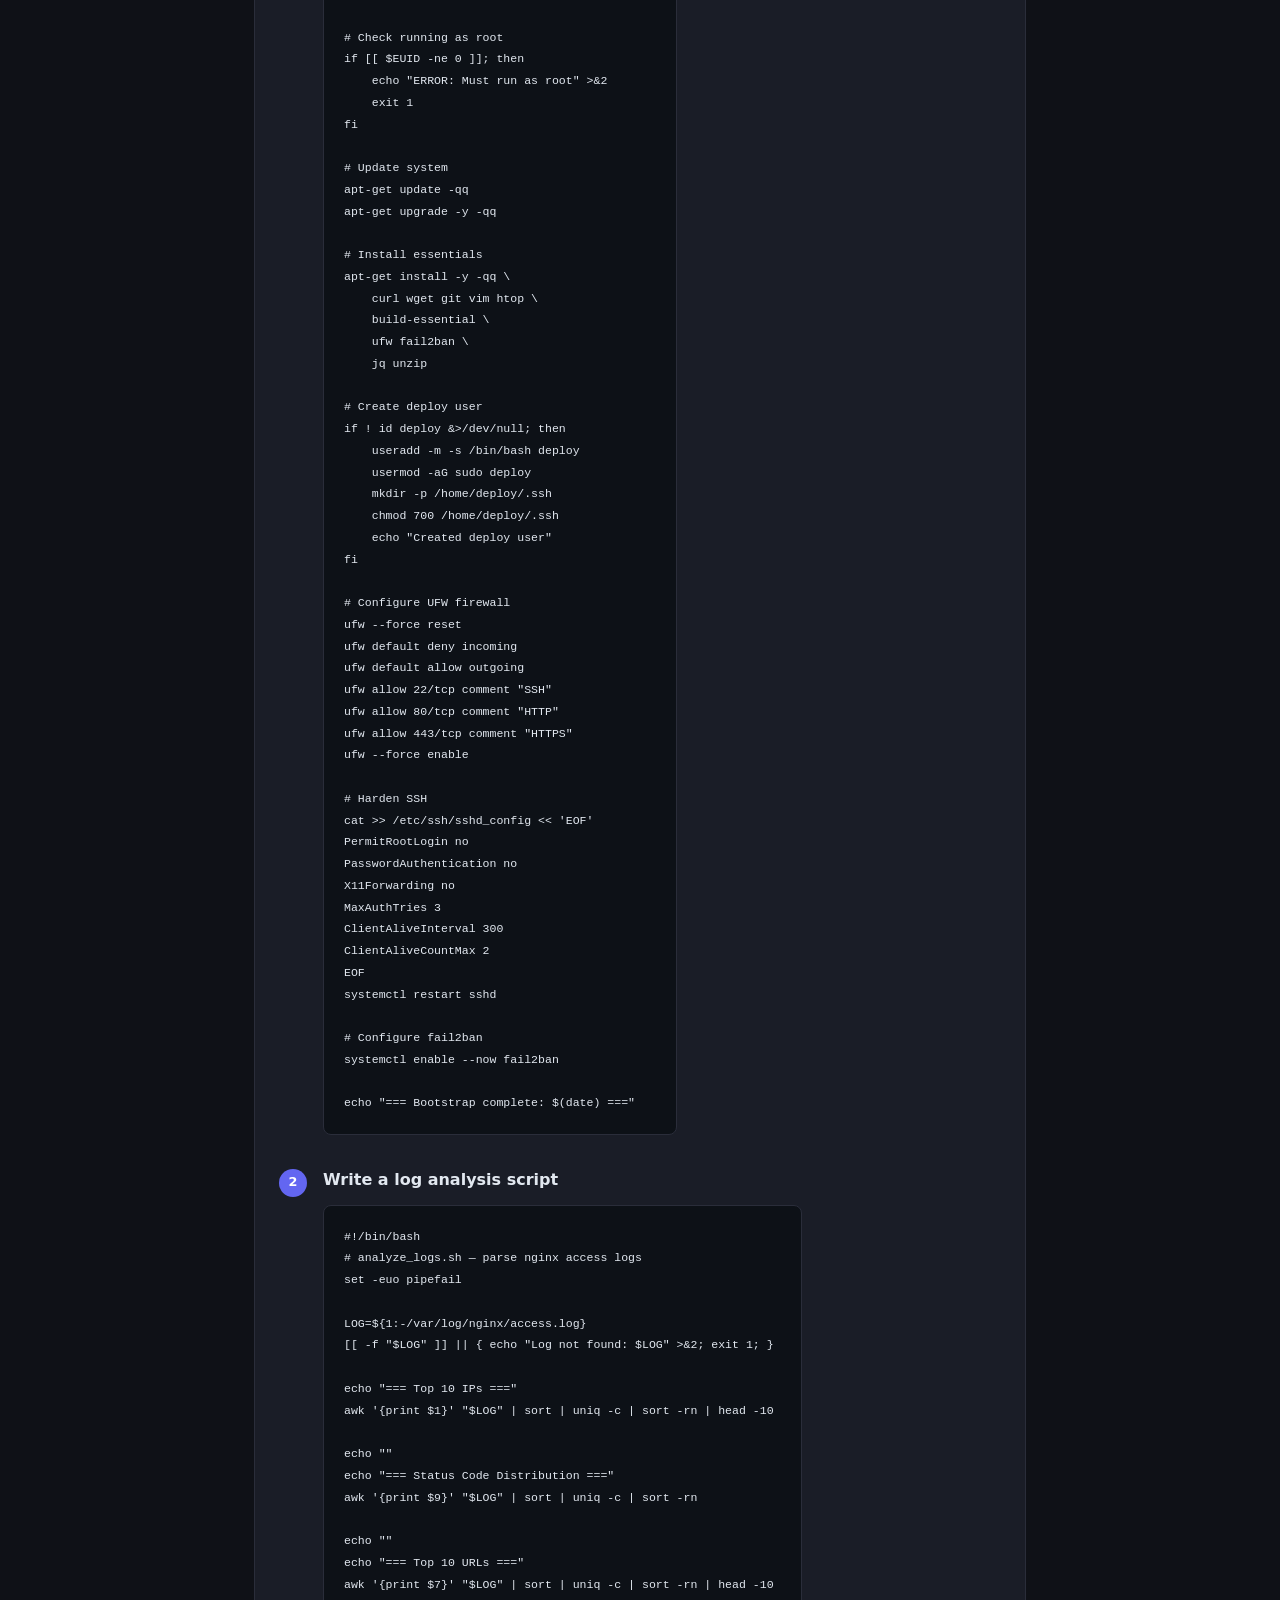
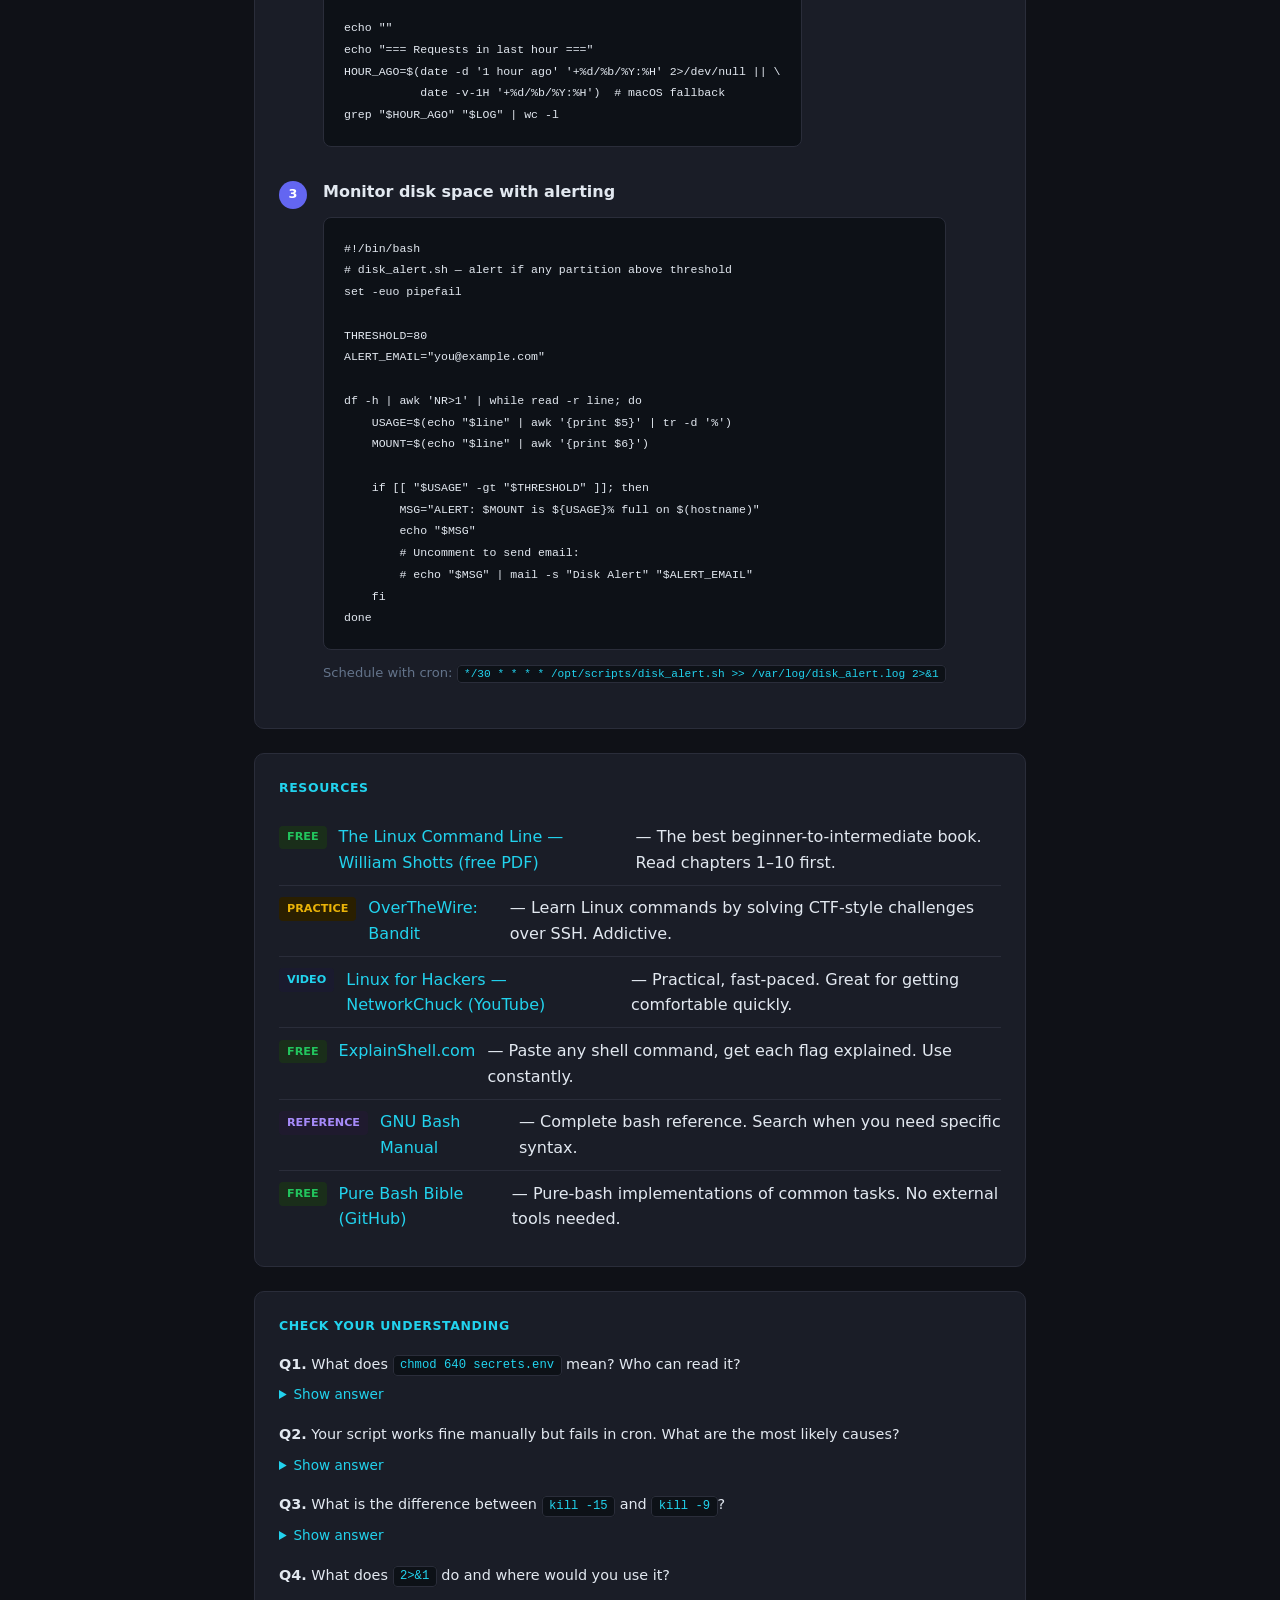
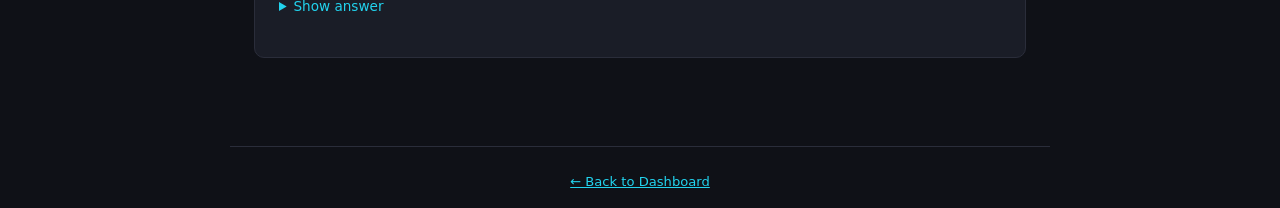
<file: topics/linux.html>
<!DOCTYPE html>
<html lang="en">
<head>
  <meta charset="UTF-8" />
  <meta name="viewport" content="width=device-width, initial-scale=1.0" />
  <title>Linux Basics — Upskill</title>
  <link rel="stylesheet" href="../css/style.css" />
  <style>
    .mark-done-bar { position: sticky; top: 0; background: var(--bg); border-bottom: 1px solid var(--border); padding: 0.75rem 1.5rem; display: flex; align-items: center; justify-content: space-between; z-index: 10; }
    .mark-done-bar a { color: var(--accent2); text-decoration: none; font-size: 0.85rem; }
    #mark-done-btn { background: var(--accent); color: #fff; border: none; padding: 0.5rem 1.25rem; border-radius: 6px; cursor: pointer; font-size: 0.85rem; font-weight: 600; }
    #mark-done-btn:hover:not(:disabled) { background: #4f46e5; }
    .concept-grid { display: grid; grid-template-columns: repeat(auto-fit, minmax(210px, 1fr)); gap: 1rem; margin-top: 0.75rem; }
    .concept-card { background: #12141e; border: 1px solid var(--border); border-radius: 8px; padding: 1rem; }
    .concept-card h4 { font-size: 0.88rem; color: var(--accent2); margin-bottom: 0.4rem; }
    .concept-card p { font-size: 0.82rem; color: var(--muted); line-height: 1.6; }
    .cmd-table { width: 100%; border-collapse: collapse; font-size: 0.85rem; }
    .cmd-table th { text-align: left; color: var(--muted); font-size: 0.75rem; text-transform: uppercase; padding: 0.4rem 0.6rem; border-bottom: 1px solid var(--border); }
    .cmd-table td { padding: 0.5rem 0.6rem; border-bottom: 1px solid var(--border); vertical-align: top; line-height: 1.5; }
    .cmd-table tr:last-child td { border-bottom: none; }
    .project-step { display: flex; gap: 1rem; margin-bottom: 1.25rem; }
    .step-num { background: var(--accent); color: #fff; border-radius: 50%; width: 28px; height: 28px; display: flex; align-items: center; justify-content: center; font-size: 0.8rem; font-weight: 700; flex-shrink: 0; margin-top: 0.1rem; }
    .quiz-q { margin-bottom: 1rem; }
    .quiz-q p { font-size: 0.9rem; margin-bottom: 0.5rem; }
    .quiz-q details summary { cursor: pointer; color: var(--accent2); font-size: 0.85rem; }
    .quiz-q details p { margin-top: 0.5rem; font-size: 0.85rem; color: var(--muted); line-height: 1.6; }
    .resource-row { display: flex; align-items: flex-start; gap: 0.75rem; padding: 0.6rem 0; border-bottom: 1px solid var(--border); }
    .resource-row:last-child { border-bottom: none; }
    .resource-type { font-size: 0.7rem; padding: 0.18rem 0.5rem; border-radius: 4px; font-weight: 600; flex-shrink: 0; margin-top: 0.1rem; }
    .rt-free { background: #1a2e1a; color: var(--green); }
    .rt-video { background: #1a1a2e; color: var(--accent2); }
    .rt-docs { background: #1f1a2e; color: #a78bfa; }
    .rt-practice { background: #2a1f00; color: var(--yellow); }
    .tip-box { background: #12201a; border: 1px solid #22c55e33; border-radius: 8px; padding: 0.9rem 1rem; margin: 0.75rem 0; font-size: 0.85rem; color: var(--text); line-height: 1.6; }
    .tip-box strong { color: var(--green); }
    .warn-box { background: #1f1500; border: 1px solid #eab30833; border-radius: 8px; padding: 0.9rem 1rem; margin: 0.75rem 0; font-size: 0.85rem; color: var(--text); line-height: 1.6; }
    .warn-box strong { color: var(--yellow); }
    .perm-grid { display: grid; grid-template-columns: repeat(3, 1fr); gap: 0.5rem; margin-top: 0.75rem; }
    .perm-cell { background: #12141e; border: 1px solid var(--border); border-radius: 6px; padding: 0.6rem 0.75rem; text-align: center; font-size: 0.82rem; }
    .perm-cell .val { font-size: 1.2rem; font-weight: 700; color: var(--accent2); display: block; }
  </style>
</head>
<body>

  <div class="mark-done-bar">
    <a href="../index.html">← Back to Dashboard</a>
    <button id="mark-done-btn" data-key="topics/linux.html">Mark as Done</button>
  </div>

  <div class="topic-page">
    <div class="breadcrumb">
      <a href="../index.html">Dashboard</a> / Track 1: Core Foundations / Linux Basics
    </div>

    <h1 class="topic-title">Linux Basics</h1>
    <p class="topic-meta">Level: Beginner → Intermediate &nbsp;·&nbsp; Estimated: 3–4 days &nbsp;·&nbsp; Every server you touch runs Linux</p>

    <!-- KERNEL & ARCHITECTURE -->
    <div class="section">
      <h3>How Linux Works — The Architecture</h3>
      <div class="concept-grid">
        <div class="concept-card">
          <h4>Kernel</h4>
          <p>The core — manages CPU, memory, devices, system calls. User programs never touch hardware directly; they ask the kernel via syscalls (<code>read</code>, <code>write</code>, <code>fork</code>, <code>exec</code>, etc.).</p>
        </div>
        <div class="concept-card">
          <h4>Shell</h4>
          <p>A user-space program that reads commands and executes them. bash, zsh, sh are all shells. When you type a command, the shell <code>fork()</code>s a child process and <code>exec()</code>s the binary.</p>
        </div>
        <div class="concept-card">
          <h4>Everything is a File</h4>
          <p>Linux's core philosophy. Regular files, directories, devices (<code>/dev/sda</code>), sockets, pipes — all accessed via the same file I/O interface. <code>/proc</code> and <code>/sys</code> expose kernel state as files.</p>
        </div>
        <div class="concept-card">
          <h4>Processes</h4>
          <p>Every running program is a process with a PID. Each process has: a parent (PPID), file descriptors, memory space, environment variables, a working directory. Init (PID 1) is the ancestor of all processes.</p>
        </div>
        <div class="concept-card">
          <h4>File Descriptors</h4>
          <p>Numbers representing open files/connections. Every process starts with: 0 = stdin, 1 = stdout, 2 = stderr. When you redirect (<code>2>&1</code>), you're remapping FDs.</p>
        </div>
        <div class="concept-card">
          <h4>systemd</h4>
          <p>Modern init system (PID 1 on most distros). Manages services (<code>systemctl start/stop/enable</code>), logging (<code>journalctl</code>), targets (runlevels), and dependencies between services.</p>
        </div>
      </div>
    </div>

    <!-- FILESYSTEM -->
    <div class="section">
      <h3>Filesystem Layout — Where Everything Lives</h3>
      <table class="cmd-table">
        <thead><tr><th>Path</th><th>What lives there</th></tr></thead>
        <tbody>
          <tr><td><code>/</code></td><td>Root — everything hangs off here</td></tr>
          <tr><td><code>/bin</code> / <code>/usr/bin</code></td><td>Essential user binaries (ls, cat, grep, curl)</td></tr>
          <tr><td><code>/sbin</code> / <code>/usr/sbin</code></td><td>System binaries (for root: fdisk, iptables, sshd)</td></tr>
          <tr><td><code>/etc</code></td><td>Configuration files for all services (nginx, ssh, cron, fstab)</td></tr>
          <tr><td><code>/var</code></td><td>Variable data — logs (<code>/var/log</code>), spool, databases, caches</td></tr>
          <tr><td><code>/tmp</code></td><td>Temporary files — cleared on reboot. World-writable.</td></tr>
          <tr><td><code>/home</code></td><td>User home directories (<code>/home/pyatam</code>)</td></tr>
          <tr><td><code>/root</code></td><td>Root user's home directory (separate from /home)</td></tr>
          <tr><td><code>/proc</code></td><td>Virtual FS exposing kernel/process state. <code>/proc/1/status</code> = info on PID 1. <code>/proc/cpuinfo</code>, <code>/proc/meminfo</code>.</td></tr>
          <tr><td><code>/sys</code></td><td>Virtual FS for device/driver configuration and kernel parameters</td></tr>
          <tr><td><code>/dev</code></td><td>Device files. <code>/dev/sda</code> = first disk. <code>/dev/null</code> = discard sink. <code>/dev/random</code> = entropy source.</td></tr>
          <tr><td><code>/opt</code></td><td>Optional/third-party software (e.g., installed apps not in package manager)</td></tr>
          <tr><td><code>/usr/local</code></td><td>Locally compiled/installed software</td></tr>
        </tbody>
      </table>
    </div>

    <!-- ESSENTIAL COMMANDS -->
    <div class="section">
      <h3>Essential Commands</h3>
      <table class="cmd-table">
        <thead><tr><th>Command</th><th>What it does</th></tr></thead>
        <tbody>
          <tr><td><code>ls -lah</code></td><td>List files with permissions, sizes (human-readable), hidden files</td></tr>
          <tr><td><code>cd -</code></td><td>Go back to previous directory</td></tr>
          <tr><td><code>pwd</code></td><td>Print current working directory</td></tr>
          <tr><td><code>find / -name "*.conf" -type f 2>/dev/null</code></td><td>Find all .conf files, suppress permission errors</td></tr>
          <tr><td><code>grep -r "ERROR" /var/log/ --include="*.log"</code></td><td>Recursively search logs for ERROR</td></tr>
          <tr><td><code>grep -v "DEBUG" app.log</code></td><td>Show lines NOT matching DEBUG</td></tr>
          <tr><td><code>tail -f /var/log/syslog</code></td><td>Follow a log file in real time</td></tr>
          <tr><td><code>tail -n 100 app.log | grep ERROR</code></td><td>Last 100 lines, filter for errors</td></tr>
          <tr><td><code>cat file | sort | uniq -c | sort -rn</code></td><td>Count occurrences of each unique line, most frequent first</td></tr>
          <tr><td><code>awk '{print $1}' access.log | sort | uniq -c | sort -rn | head</code></td><td>Top IPs in an nginx access log</td></tr>
          <tr><td><code>sed -i 's/old/new/g' file.conf</code></td><td>Replace all occurrences of "old" with "new" in-place</td></tr>
          <tr><td><code>cut -d: -f1 /etc/passwd</code></td><td>Extract first field (username) from /etc/passwd</td></tr>
          <tr><td><code>wc -l file</code></td><td>Count lines in file</td></tr>
          <tr><td><code>df -h</code></td><td>Disk usage of all mounted filesystems (human-readable)</td></tr>
          <tr><td><code>du -sh /var/log/*</code></td><td>Size of each item in /var/log</td></tr>
          <tr><td><code>free -h</code></td><td>Memory usage (total, used, free, buffers/cache)</td></tr>
          <tr><td><code>uptime</code></td><td>System uptime and load averages (1, 5, 15 min)</td></tr>
          <tr><td><code>uname -a</code></td><td>Kernel version and architecture</td></tr>
          <tr><td><code>which python3</code></td><td>Full path of a binary in your PATH</td></tr>
          <tr><td><code>type curl</code></td><td>Shows if a command is a binary, shell function, or alias</td></tr>
          <tr><td><code>history | grep docker</code></td><td>Search your command history</td></tr>
          <tr><td><code>!!</code></td><td>Repeat last command</td></tr>
          <tr><td><code>sudo !!</code></td><td>Re-run last command with sudo</td></tr>
          <tr><td><code>Ctrl+R</code></td><td>Reverse-search command history interactively</td></tr>
        </tbody>
      </table>
    </div>

    <!-- PROCESSES -->
    <div class="section">
      <h3>Process Management</h3>
      <table class="cmd-table">
        <thead><tr><th>Command</th><th>What it does</th></tr></thead>
        <tbody>
          <tr><td><code>ps aux</code></td><td>List all running processes (user, PID, CPU%, MEM%, command)</td></tr>
          <tr><td><code>ps aux | grep nginx</code></td><td>Find nginx processes</td></tr>
          <tr><td><code>top</code> / <code>htop</code></td><td>Live process monitor. htop is interactive, colour-coded.</td></tr>
          <tr><td><code>kill PID</code></td><td>Send SIGTERM (graceful stop) to process</td></tr>
          <tr><td><code>kill -9 PID</code></td><td>Send SIGKILL (force kill — process cannot catch this). Use as last resort.</td></tr>
          <tr><td><code>killall nginx</code></td><td>Kill all processes named nginx</td></tr>
          <tr><td><code>pgrep -f "python app.py"</code></td><td>Find PID of process matching pattern</td></tr>
          <tr><td><code>pkill -f "python app.py"</code></td><td>Kill process matching pattern</td></tr>
          <tr><td><code>nohup ./script.sh &</code></td><td>Run script in background, immune to hangup signal</td></tr>
          <tr><td><code>jobs</code> / <code>fg</code> / <code>bg</code></td><td>List background jobs / bring to foreground / send to background</td></tr>
          <tr><td><code>Ctrl+Z</code></td><td>Suspend current foreground process (sends SIGSTOP)</td></tr>
          <tr><td><code>lsof -p PID</code></td><td>List all files/connections open by a process</td></tr>
          <tr><td><code>strace -p PID</code></td><td>Trace system calls made by a process — powerful for debugging</td></tr>
        </tbody>
      </table>
      <br/>
      <div class="tip-box"><strong>Load Average explained:</strong> <code>uptime</code> shows three numbers (e.g. <code>0.52 0.78 1.23</code>) — load over last 1, 5, 15 minutes. Load = number of processes waiting for CPU. On a 4-core machine, load of 4.0 = 100% busy. Load &gt; number of cores = system is overloaded.</div>
    </div>

    <!-- PERMISSIONS -->
    <div class="section">
      <h3>File Permissions — The Part Everyone Gets Wrong</h3>
      <p>Every file has permissions for three classes: <strong>owner (u)</strong>, <strong>group (g)</strong>, <strong>others (o)</strong>.</p>
      <pre><code>-rwxr-xr--  1  pyatam  staff  4096  Apr 9  script.sh
 ↑↑↑↑↑↑↑↑↑
 │└──┬──┘└──┬──┘└──┬──┘
 │  owner  group  others
 │  rwx    r-x    r--
 type (- = file, d = dir, l = symlink)</code></pre>
      <br/>
      <p><strong>Permission bits:</strong></p>
      <div class="perm-grid">
        <div class="perm-cell"><span class="val">r = 4</span>read</div>
        <div class="perm-cell"><span class="val">w = 2</span>write</div>
        <div class="perm-cell"><span class="val">x = 1</span>execute</div>
      </div>
      <br/>
      <p><strong>Octal notation:</strong> <code>rwxr-xr--</code> = <code>754</code> (7=rwx, 5=r-x, 4=r--)</p>
      <br/>
      <table class="cmd-table">
        <thead><tr><th>Command</th><th>Effect</th></tr></thead>
        <tbody>
          <tr><td><code>chmod 755 script.sh</code></td><td>rwxr-xr-x — owner full, group+others read+execute</td></tr>
          <tr><td><code>chmod 644 config.conf</code></td><td>rw-r--r-- — owner read+write, others read-only</td></tr>
          <tr><td><code>chmod +x script.sh</code></td><td>Add execute bit for all classes</td></tr>
          <tr><td><code>chmod -R 755 /var/www</code></td><td>Recursively set permissions</td></tr>
          <tr><td><code>chown pyatam:staff file.txt</code></td><td>Change owner to pyatam, group to staff</td></tr>
          <tr><td><code>chown -R www-data /var/www</code></td><td>Recursively change owner to www-data</td></tr>
          <tr><td><code>umask 022</code></td><td>Default permission mask — new files get 644, dirs get 755</td></tr>
        </tbody>
      </table>
      <br/>
      <div class="concept-grid">
        <div class="concept-card">
          <h4>SUID / SGID / Sticky</h4>
          <p><strong>SUID (4xxx):</strong> Run file as owner, not caller. <code>passwd</code> has SUID — runs as root even when called by normal user.<br/><strong>Sticky bit (1xxx):</strong> On directories — only the owner can delete their own files. Set on <code>/tmp</code>.</p>
        </div>
        <div class="concept-card">
          <h4>sudo</h4>
          <p>Run commands as another user (usually root). Config in <code>/etc/sudoers</code>. Never log in as root directly — use sudo for auditability. <code>sudo -i</code> = root shell. <code>sudo -u www-data cmd</code> = run as www-data.</p>
        </div>
        <div class="concept-card">
          <h4>ACLs</h4>
          <p>Extended permissions beyond owner/group/others. <code>setfacl -m u:nginx:rx /var/app</code> grants nginx user access without changing group. <code>getfacl file</code> to view.</p>
        </div>
      </div>
    </div>

    <!-- NETWORKING -->
    <div class="section">
      <h3>Networking Commands</h3>
      <table class="cmd-table">
        <thead><tr><th>Command</th><th>What it does</th></tr></thead>
        <tbody>
          <tr><td><code>ip addr show</code></td><td>Show all network interfaces and their IPs</td></tr>
          <tr><td><code>ip route show</code></td><td>Show routing table</td></tr>
          <tr><td><code>ss -tlnp</code></td><td>Show listening ports + which processes own them</td></tr>
          <tr><td><code>curl -s http://169.254.169.254/latest/meta-data/</code></td><td>AWS instance metadata (from within EC2)</td></tr>
          <tr><td><code>iptables -L -n --line-numbers</code></td><td>Show firewall rules with line numbers</td></tr>
          <tr><td><code>nc -zv host 443</code></td><td>Test TCP connectivity to host:port</td></tr>
        </tbody>
      </table>
    </div>

    <!-- USERS & GROUPS -->
    <div class="section">
      <h3>Users, Groups &amp; SSH</h3>
      <table class="cmd-table">
        <thead><tr><th>Command</th><th>What it does</th></tr></thead>
        <tbody>
          <tr><td><code>useradd -m -s /bin/bash alice</code></td><td>Create user alice with home dir and bash shell</td></tr>
          <tr><td><code>passwd alice</code></td><td>Set alice's password</td></tr>
          <tr><td><code>usermod -aG docker alice</code></td><td>Add alice to docker group (<code>-a</code> = append, not replace)</td></tr>
          <tr><td><code>groups alice</code></td><td>Show alice's groups</td></tr>
          <tr><td><code>id alice</code></td><td>UID, GID, all group memberships</td></tr>
          <tr><td><code>who</code> / <code>w</code></td><td>Who is logged in. <code>w</code> shows what they're doing.</td></tr>
          <tr><td><code>last</code></td><td>Login history from /var/log/wtmp</td></tr>
          <tr><td><code>ssh-keygen -t ed25519 -C "comment"</code></td><td>Generate SSH key pair (ed25519 is modern, prefer over RSA)</td></tr>
          <tr><td><code>ssh-copy-id user@server</code></td><td>Copy public key to server's authorized_keys</td></tr>
          <tr><td><code>ssh -i key.pem -L 8080:localhost:80 user@server</code></td><td>SSH tunnel — forward local 8080 to server's port 80</td></tr>
        </tbody>
      </table>
    </div>

    <!-- SHELL SCRIPTING -->
    <div class="section">
      <h3>Shell Scripting — The Essentials</h3>
      <pre><code>#!/bin/bash
set -euo pipefail   # ALWAYS put this at the top
# -e: exit on error   -u: error on unset var   -o pipefail: catch pipe failures

# Variables
NAME="world"
echo "Hello, $NAME"

# Command substitution
DATE=$(date +%Y-%m-%d)
FILES=$(ls /etc/*.conf | wc -l)

# If / else
if [[ -f "/etc/nginx/nginx.conf" ]]; then
    echo "nginx config found"
elif [[ -d "/etc/nginx" ]]; then
    echo "nginx dir exists but no config"
else
    echo "nginx not installed"
fi

# Comparison operators
# Strings: == != -z (empty) -n (not empty)
# Numbers: -eq -ne -lt -gt -le -ge
# Files: -f (file) -d (dir) -x (executable) -r (readable)

# Loops
for i in {1..5}; do
    echo "Step $i"
done

for file in /var/log/*.log; do
    echo "Processing: $file"
    wc -l "$file"
done

# While loop
COUNT=0
while [[ $COUNT -lt 3 ]]; do
    echo "Count: $COUNT"
    ((COUNT++))
done

# Functions
deploy() {
    local SERVICE=$1    # local = scoped to function
    local ENV=${2:-staging}   # default value
    echo "Deploying $SERVICE to $ENV"
    # ... actual deploy logic
}
deploy "auth-service" "production"

# Error handling
check_health() {
    local URL=$1
    local STATUS
    STATUS=$(curl -s -o /dev/null -w "%{http_code}" "$URL")
    if [[ "$STATUS" != "200" ]]; then
        echo "ERROR: $URL returned $STATUS" >&2
        return 1
    fi
    echo "OK: $URL"
}

# Arrays
SERVICES=("auth" "api" "worker" "scheduler")
for svc in "${SERVICES[@]}"; do
    echo "Checking $svc..."
done
echo "Total services: ${#SERVICES[@]}"

# Read input from file or stdin
while IFS= read -r line; do
    echo "Processing: $line"
done < "/path/to/file"

# Trap for cleanup
cleanup() {
    echo "Cleaning up..."
    rm -f /tmp/deploy.lock
}
trap cleanup EXIT   # runs on any exit, including errors</code></pre>
    </div>

    <!-- SYSTEMD -->
    <div class="section">
      <h3>systemd — Service Management</h3>
      <table class="cmd-table">
        <thead><tr><th>Command</th><th>What it does</th></tr></thead>
        <tbody>
          <tr><td><code>systemctl status nginx</code></td><td>Service status, last log lines, PID, memory</td></tr>
          <tr><td><code>systemctl start / stop / restart nginx</code></td><td>Control the service</td></tr>
          <tr><td><code>systemctl enable nginx</code></td><td>Auto-start on boot</td></tr>
          <tr><td><code>systemctl disable nginx</code></td><td>Don't auto-start on boot</td></tr>
          <tr><td><code>systemctl reload nginx</code></td><td>Reload config without restarting (if supported)</td></tr>
          <tr><td><code>journalctl -u nginx -f</code></td><td>Follow logs for nginx service</td></tr>
          <tr><td><code>journalctl -u nginx --since "1 hour ago"</code></td><td>Last hour of nginx logs</td></tr>
          <tr><td><code>journalctl -p err -b</code></td><td>All errors since last boot</td></tr>
          <tr><td><code>systemctl list-units --state=failed</code></td><td>Show all failed services</td></tr>
        </tbody>
      </table>
      <br/>
      <p><strong>Write your own service unit:</strong></p>
      <pre><code># /etc/systemd/system/myapp.service
[Unit]
Description=My Application
After=network.target postgresql.service
Requires=postgresql.service

[Service]
Type=simple
User=appuser
WorkingDirectory=/opt/myapp
ExecStart=/opt/myapp/bin/server --port 8080
ExecReload=/bin/kill -HUP $MAINPID
Restart=on-failure
RestartSec=5
StandardOutput=journal
StandardError=journal
Environment=NODE_ENV=production
EnvironmentFile=/etc/myapp/env    # load env vars from file

[Install]
WantedBy=multi-user.target</code></pre>
      <pre><code>sudo systemctl daemon-reload
sudo systemctl enable --now myapp</code></pre>
    </div>

    <!-- CRON -->
    <div class="section">
      <h3>Cron — Scheduled Tasks</h3>
      <pre><code># Edit crontab for current user
crontab -e

# Format: minute hour day-of-month month day-of-week command
# *       *    *             *      *
# 0-59  0-23  1-31         1-12   0-7 (0 and 7 = Sunday)

0 2 * * *     /opt/scripts/backup.sh        # Daily at 2am
*/5 * * * *   /opt/scripts/health-check.sh  # Every 5 minutes
0 9 * * 1     /opt/scripts/weekly-report.sh # Monday 9am
0 0 1 * *     /opt/scripts/monthly-clean.sh # 1st of month midnight
@reboot       /opt/scripts/startup.sh       # On every reboot

# Best practices
# 1. Redirect output or you'll get email spam
*/5 * * * * /script.sh >> /var/log/script.log 2>&1

# 2. Use full paths (cron has minimal PATH)
0 * * * * /usr/bin/python3 /opt/myapp/task.py

# 3. Use flock to prevent overlapping runs
*/5 * * * * flock -n /tmp/task.lock /opt/scripts/task.sh</code></pre>
    </div>

    <!-- PROJECT -->
    <div class="section">
      <h3>Hands-On Project: Linux Server Setup Script</h3>
      <p style="margin-bottom:1rem; color: var(--muted);">Write a production-ready server bootstrap script.</p>

      <div class="project-step">
        <div class="step-num">1</div>
        <div>
          <strong>Create <code>bootstrap.sh</code> — full server setup</strong>
          <pre><code>#!/bin/bash
set -euo pipefail

LOG_FILE="/var/log/bootstrap.log"
exec > >(tee -a "$LOG_FILE") 2>&1

echo "=== Bootstrap started: $(date) ==="

# Check running as root
if [[ $EUID -ne 0 ]]; then
    echo "ERROR: Must run as root" >&2
    exit 1
fi

# Update system
apt-get update -qq
apt-get upgrade -y -qq

# Install essentials
apt-get install -y -qq \
    curl wget git vim htop \
    build-essential \
    ufw fail2ban \
    jq unzip

# Create deploy user
if ! id deploy &>/dev/null; then
    useradd -m -s /bin/bash deploy
    usermod -aG sudo deploy
    mkdir -p /home/deploy/.ssh
    chmod 700 /home/deploy/.ssh
    echo "Created deploy user"
fi

# Configure UFW firewall
ufw --force reset
ufw default deny incoming
ufw default allow outgoing
ufw allow 22/tcp comment "SSH"
ufw allow 80/tcp comment "HTTP"
ufw allow 443/tcp comment "HTTPS"
ufw --force enable

# Harden SSH
cat >> /etc/ssh/sshd_config << 'EOF'
PermitRootLogin no
PasswordAuthentication no
X11Forwarding no
MaxAuthTries 3
ClientAliveInterval 300
ClientAliveCountMax 2
EOF
systemctl restart sshd

# Configure fail2ban
systemctl enable --now fail2ban

echo "=== Bootstrap complete: $(date) ==="</code></pre>
        </div>
      </div>

      <div class="project-step">
        <div class="step-num">2</div>
        <div>
          <strong>Write a log analysis script</strong>
          <pre><code>#!/bin/bash
# analyze_logs.sh — parse nginx access logs
set -euo pipefail

LOG=${1:-/var/log/nginx/access.log}
[[ -f "$LOG" ]] || { echo "Log not found: $LOG" >&2; exit 1; }

echo "=== Top 10 IPs ==="
awk '{print $1}' "$LOG" | sort | uniq -c | sort -rn | head -10

echo ""
echo "=== Status Code Distribution ==="
awk '{print $9}' "$LOG" | sort | uniq -c | sort -rn

echo ""
echo "=== Top 10 URLs ==="
awk '{print $7}' "$LOG" | sort | uniq -c | sort -rn | head -10

echo ""
echo "=== Requests in last hour ==="
HOUR_AGO=$(date -d '1 hour ago' '+%d/%b/%Y:%H' 2>/dev/null || \
           date -v-1H '+%d/%b/%Y:%H')  # macOS fallback
grep "$HOUR_AGO" "$LOG" | wc -l</code></pre>
        </div>
      </div>

      <div class="project-step">
        <div class="step-num">3</div>
        <div>
          <strong>Monitor disk space with alerting</strong>
          <pre><code>#!/bin/bash
# disk_alert.sh — alert if any partition above threshold
set -euo pipefail

THRESHOLD=80
ALERT_EMAIL="you@example.com"

df -h | awk 'NR>1' | while read -r line; do
    USAGE=$(echo "$line" | awk '{print $5}' | tr -d '%')
    MOUNT=$(echo "$line" | awk '{print $6}')

    if [[ "$USAGE" -gt "$THRESHOLD" ]]; then
        MSG="ALERT: $MOUNT is ${USAGE}% full on $(hostname)"
        echo "$MSG"
        # Uncomment to send email:
        # echo "$MSG" | mail -s "Disk Alert" "$ALERT_EMAIL"
    fi
done</code></pre>
          <p style="font-size:0.82rem; color: var(--muted); margin-top:0.5rem;">Schedule with cron: <code>*/30 * * * * /opt/scripts/disk_alert.sh >> /var/log/disk_alert.log 2>&1</code></p>
        </div>
      </div>
    </div>

    <!-- RESOURCES -->
    <div class="section">
      <h3>Resources</h3>
      <div class="resource-row">
        <span class="resource-type rt-free">FREE</span>
        <a href="https://linuxcommand.org/tlcl.php" target="_blank">The Linux Command Line — William Shotts (free PDF)</a>
        — The best beginner-to-intermediate book. Read chapters 1–10 first.
      </div>
      <div class="resource-row">
        <span class="resource-type rt-practice">PRACTICE</span>
        <a href="https://overthewire.org/wargames/bandit/" target="_blank">OverTheWire: Bandit</a>
        — Learn Linux commands by solving CTF-style challenges over SSH. Addictive.
      </div>
      <div class="resource-row">
        <span class="resource-type rt-video">VIDEO</span>
        <a href="https://www.youtube.com/watch?v=ZtqBQ68cfJc" target="_blank">Linux for Hackers — NetworkChuck (YouTube)</a>
        — Practical, fast-paced. Great for getting comfortable quickly.
      </div>
      <div class="resource-row">
        <span class="resource-type rt-free">FREE</span>
        <a href="https://explainshell.com/" target="_blank">ExplainShell.com</a>
        — Paste any shell command, get each flag explained. Use constantly.
      </div>
      <div class="resource-row">
        <span class="resource-type rt-docs">REFERENCE</span>
        <a href="https://www.gnu.org/software/bash/manual/" target="_blank">GNU Bash Manual</a>
        — Complete bash reference. Search when you need specific syntax.
      </div>
      <div class="resource-row">
        <span class="resource-type rt-free">FREE</span>
        <a href="https://github.com/dylanaraps/pure-bash-bible" target="_blank">Pure Bash Bible (GitHub)</a>
        — Pure-bash implementations of common tasks. No external tools needed.
      </div>
    </div>

    <!-- QUIZ -->
    <div class="section">
      <h3>Check Your Understanding</h3>
      <div class="quiz-q">
        <p><strong>Q1.</strong> What does <code>chmod 640 secrets.env</code> mean? Who can read it?</p>
        <details><summary>Show answer</summary>
          <p>6 = rw- (owner can read+write), 4 = r-- (group can read only), 0 = --- (others cannot access). Only the file owner and members of the file's group can read it. Nobody outside the group can read, write, or execute. Good for config files with credentials.</p>
        </details>
      </div>
      <div class="quiz-q">
        <p><strong>Q2.</strong> Your script works fine manually but fails in cron. What are the most likely causes?</p>
        <details><summary>Show answer</summary>
          <p>(1) <strong>PATH</strong> — cron has minimal PATH. Use full paths like <code>/usr/bin/python3</code>. (2) <strong>Working directory</strong> — cron starts in <code>/</code> by default, not your home dir. Use absolute paths. (3) <strong>Environment variables</strong> — cron doesn't load your shell profile. Set vars explicitly or source them. (4) <strong>No output capture</strong> — errors may be silently swallowed. Add <code>2>&1</code> and log to file.</p>
        </details>
      </div>
      <div class="quiz-q">
        <p><strong>Q3.</strong> What is the difference between <code>kill -15</code> and <code>kill -9</code>?</p>
        <details><summary>Show answer</summary>
          <p>SIGTERM (-15) is a polite request to terminate — the process can catch this signal and do cleanup (close connections, flush buffers, write PID file). Always try this first. SIGKILL (-9) is immediately terminated by the kernel — the process cannot catch, block, or ignore it. No cleanup happens. Use -9 only if -15 fails after a reasonable wait.</p>
        </details>
      </div>
      <div class="quiz-q">
        <p><strong>Q4.</strong> What does <code>2>&1</code> do and where would you use it?</p>
        <details><summary>Show answer</summary>
          <p>Redirects file descriptor 2 (stderr) to wherever fd 1 (stdout) currently points. So <code>command > output.log 2>&1</code> sends both stdout and stderr to output.log. Critical in cron jobs and scripts where you want to capture all output. Order matters: <code>2>&1 > file</code> is wrong (stderr goes to terminal, stdout to file); <code>> file 2>&1</code> is correct.</p>
        </details>
      </div>
    </div>
  </div>

  <footer style="max-width:820px; margin: 2rem auto 0; padding: 1.5rem; border-top: 1px solid var(--border); text-align:center; color: var(--muted); font-size:0.82rem;">
    <a href="../index.html" style="color: var(--accent2);">← Back to Dashboard</a>
  </footer>
  <script src="../js/main.js"></script>
  <script src="../js/agent.js"></script>
</body>
</html>
</file>
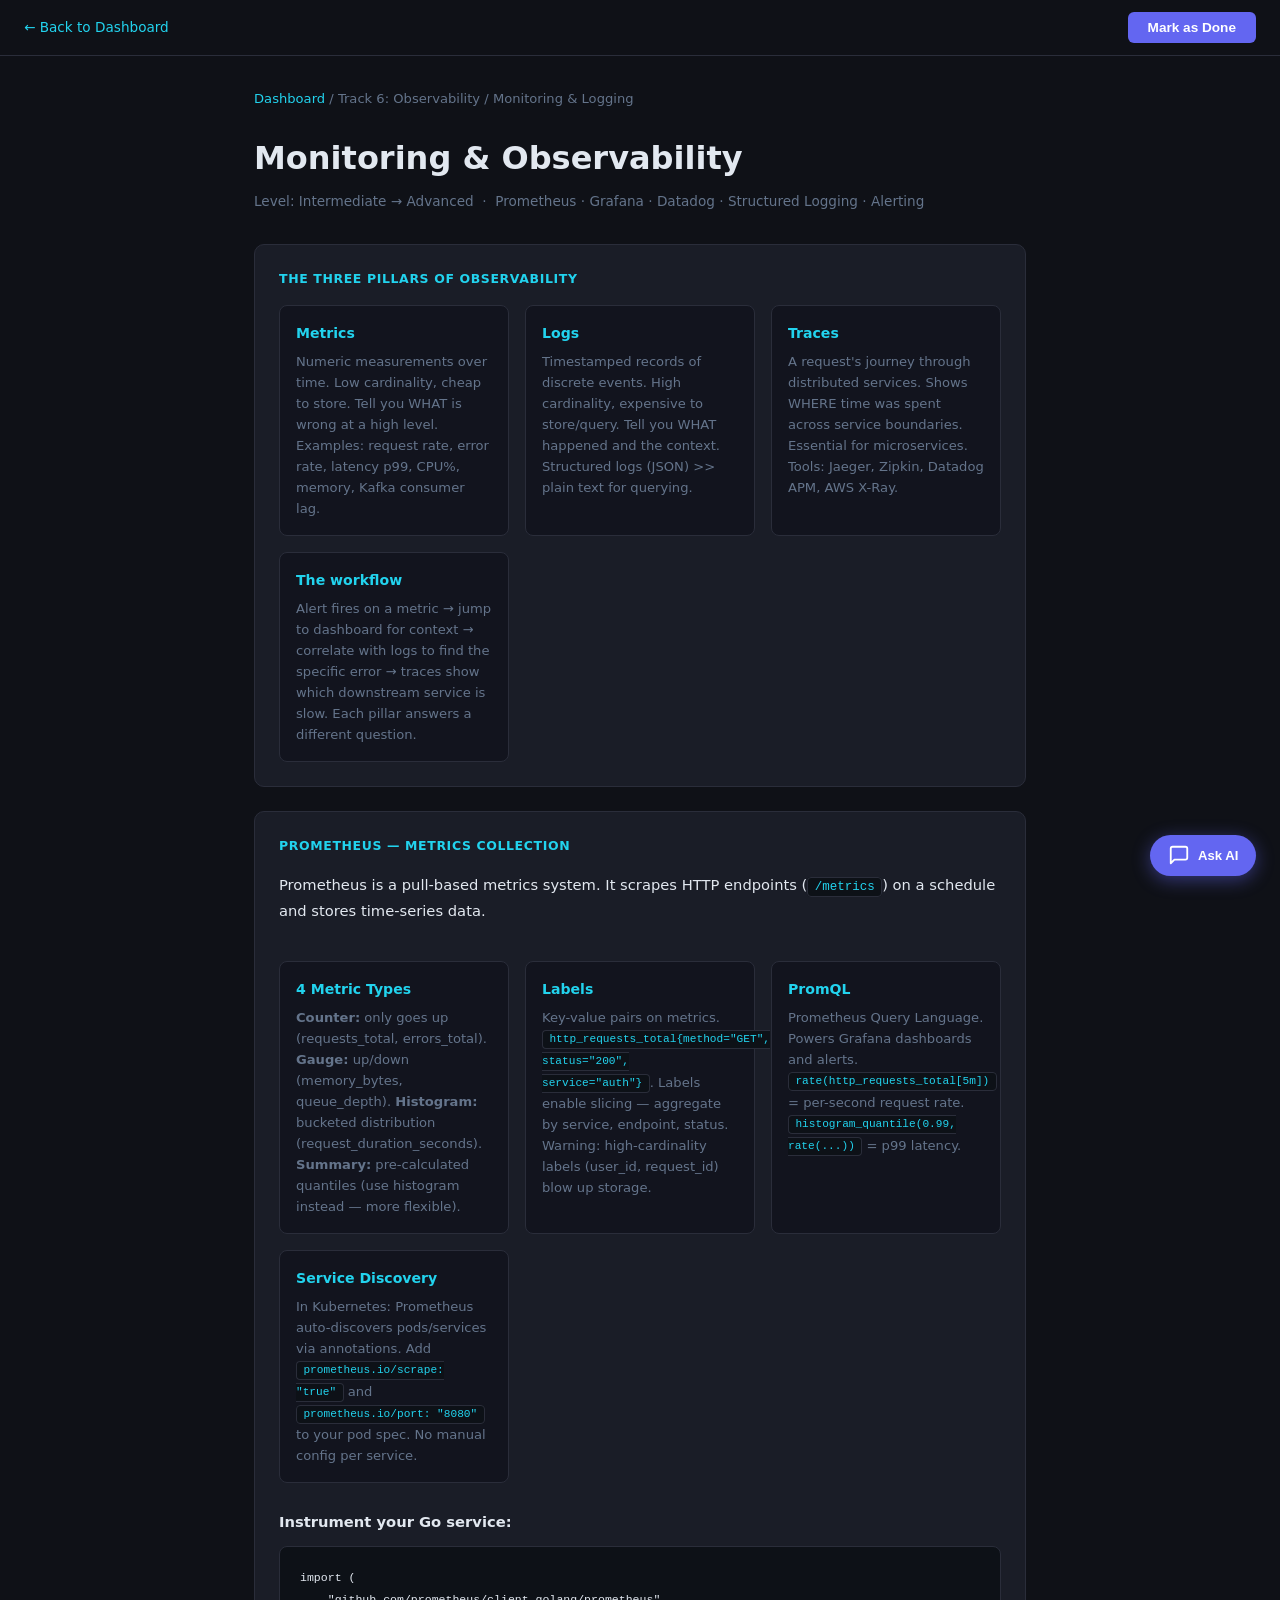
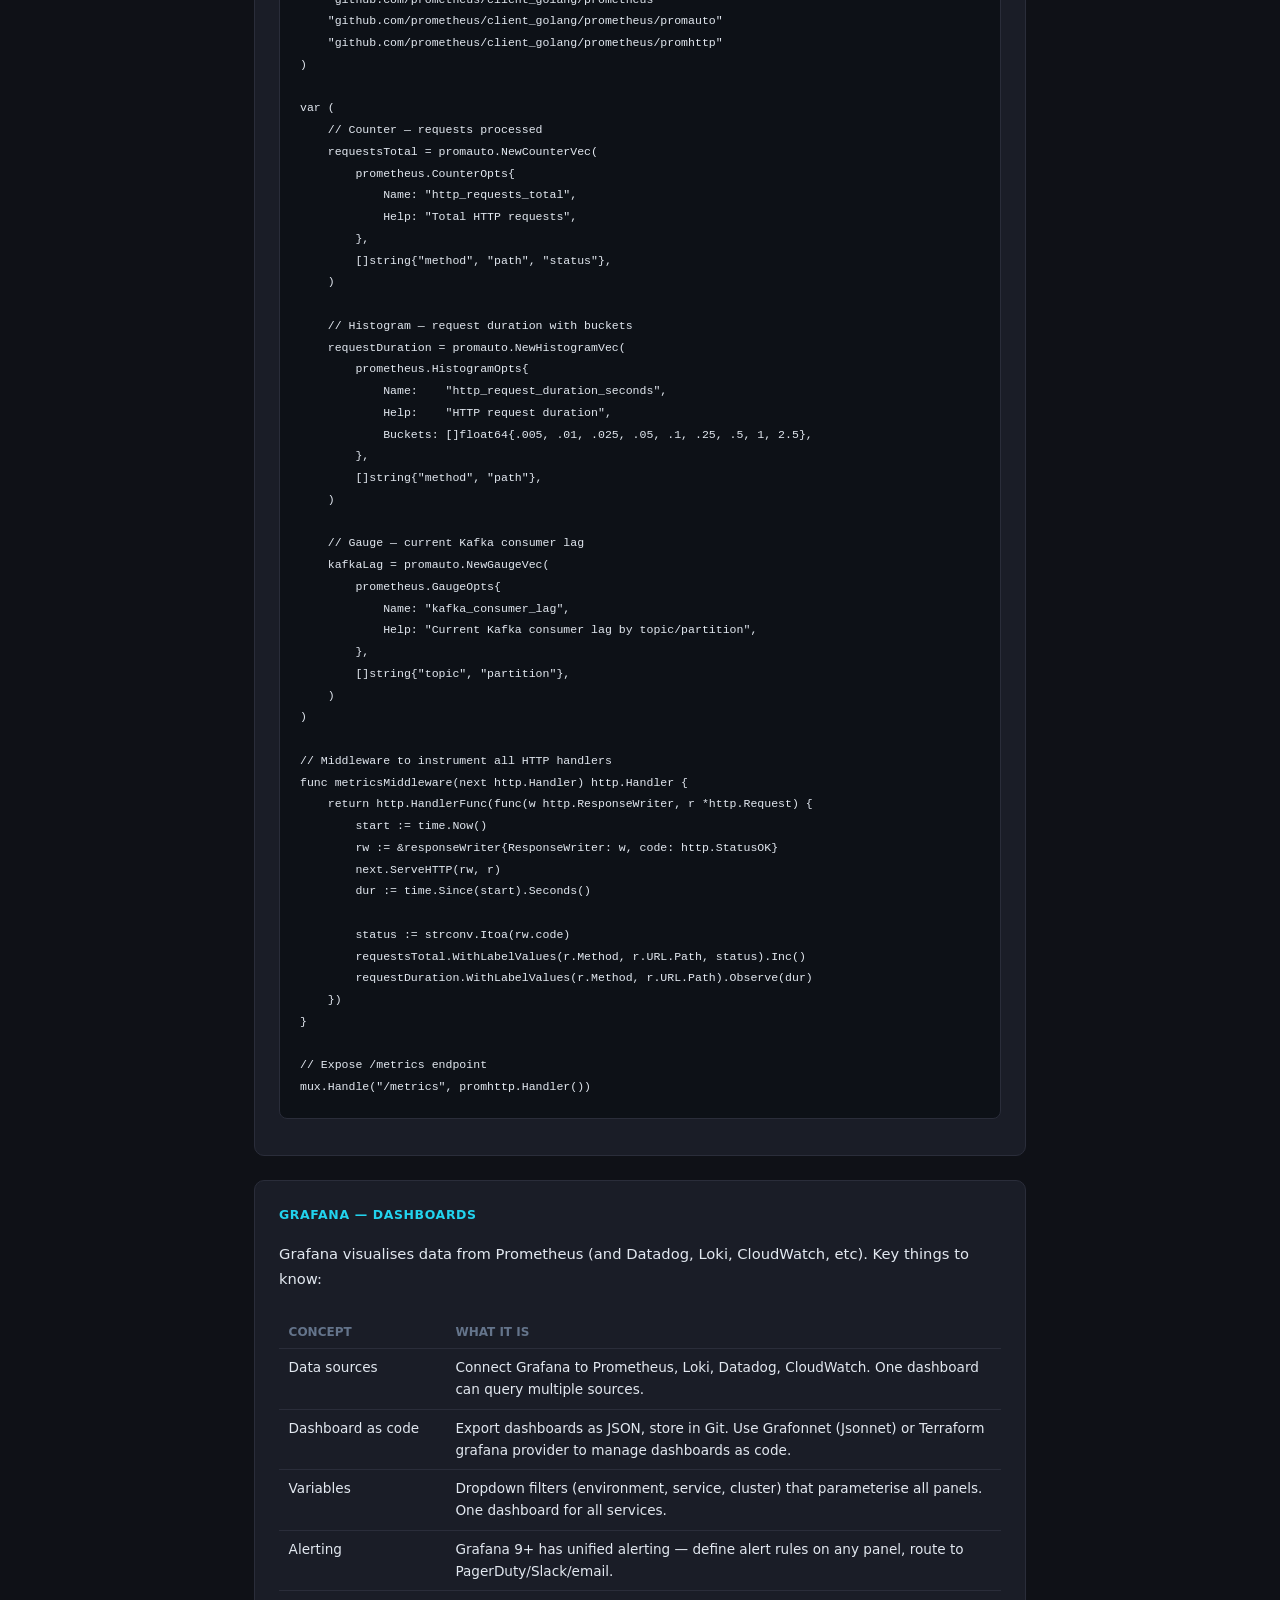
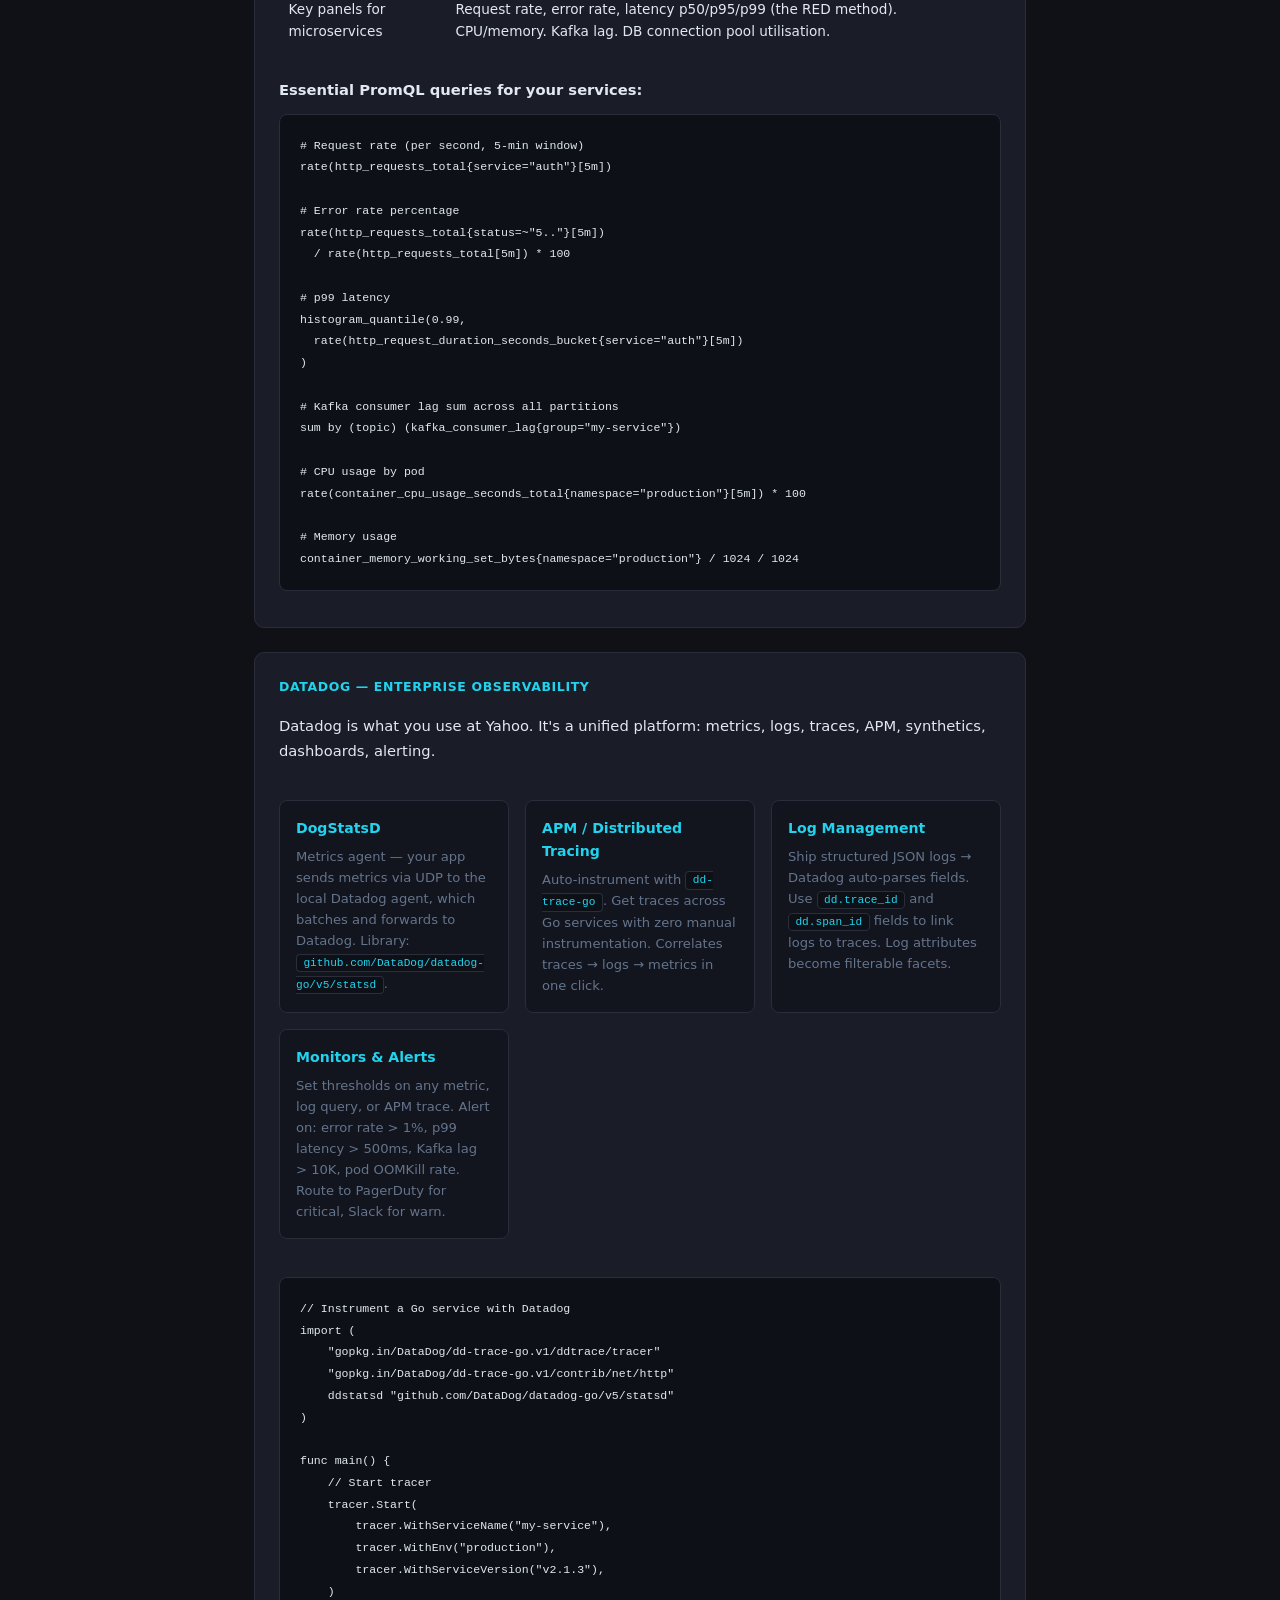
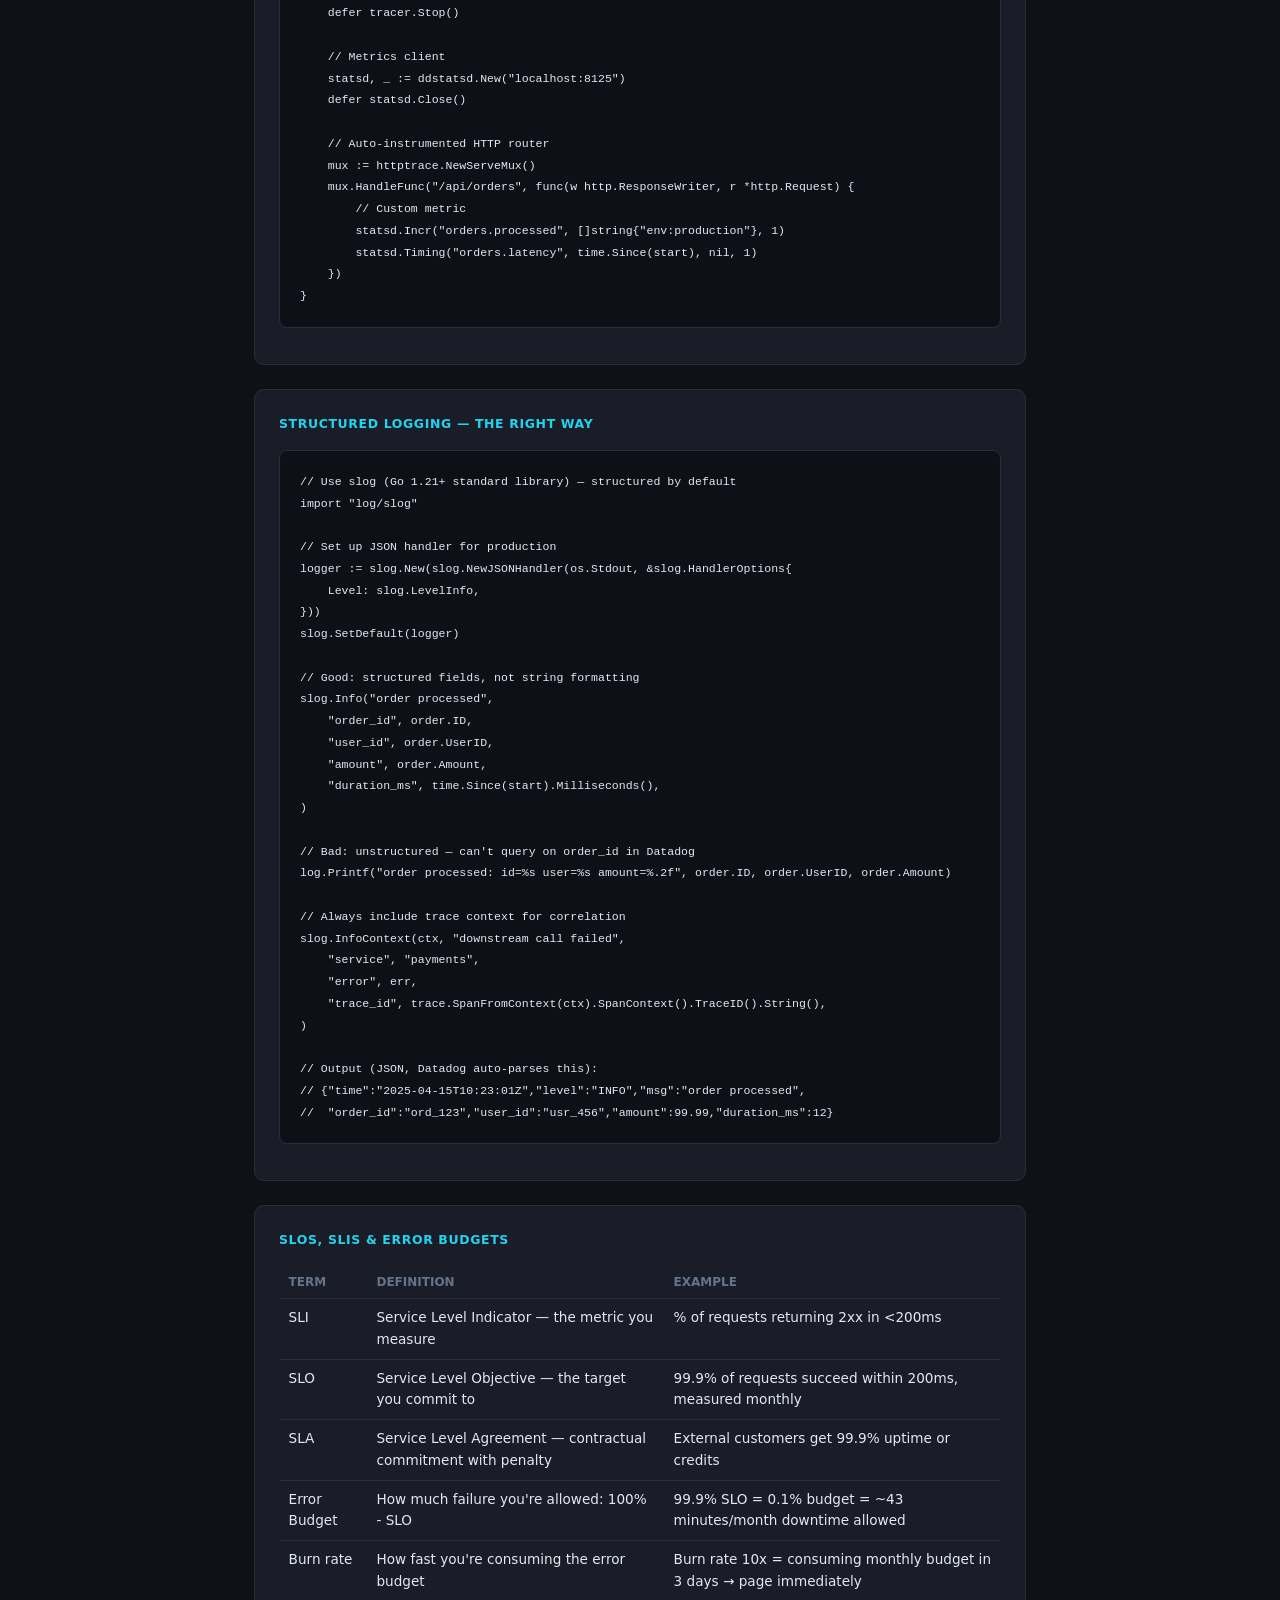
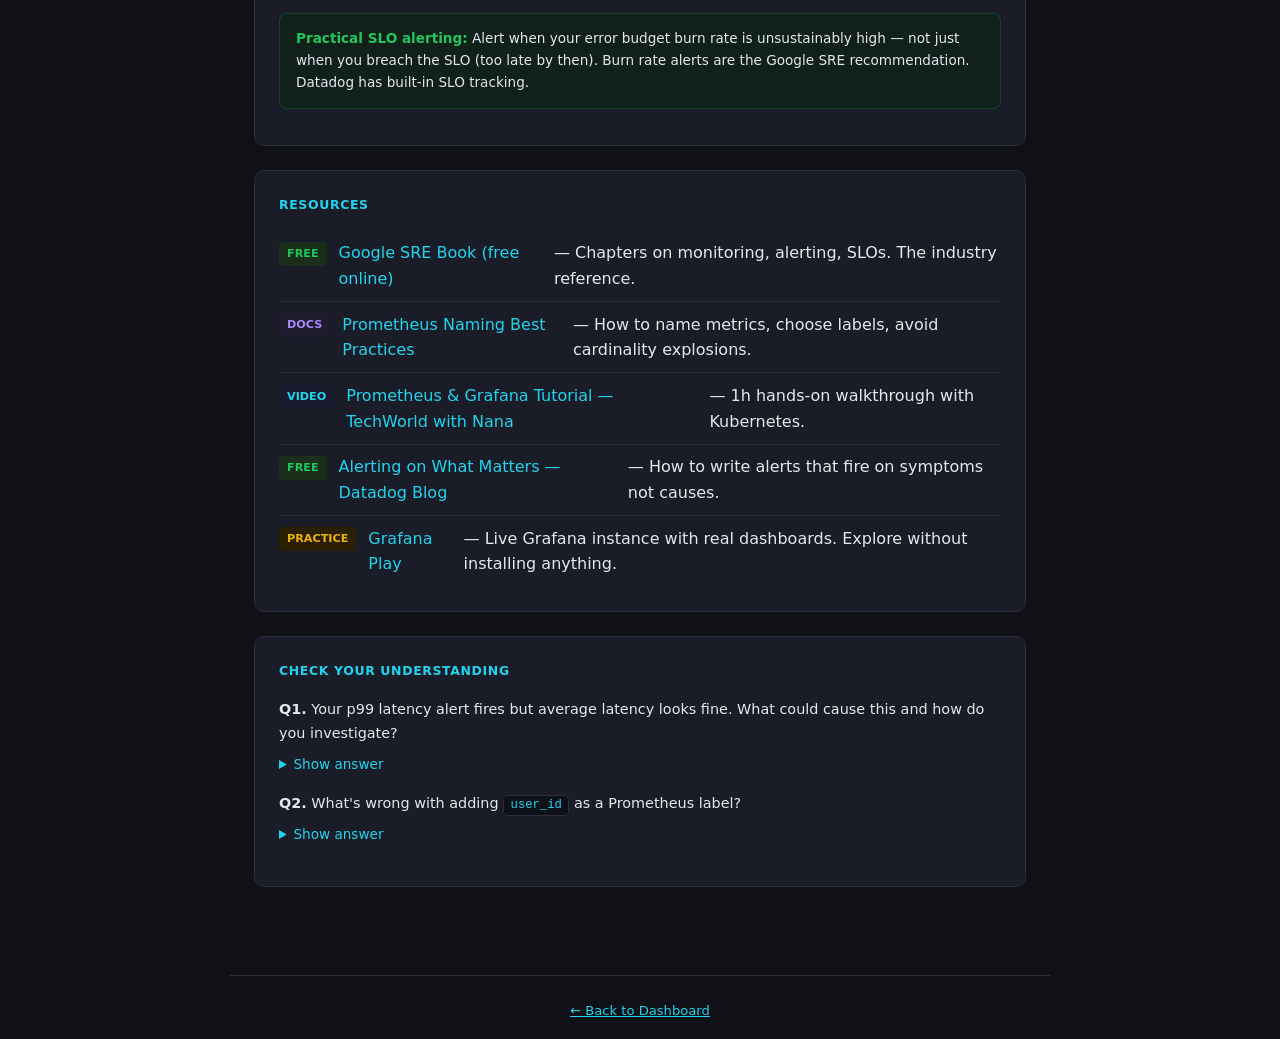
<file: topics/monitoring.html>
<!DOCTYPE html>
<html lang="en">
<head>
  <meta charset="UTF-8" />
  <meta name="viewport" content="width=device-width, initial-scale=1.0" />
  <title>Monitoring & Observability — Upskill</title>
  <link rel="stylesheet" href="../css/style.css" />
  <style>
    .mark-done-bar { position: sticky; top: 0; background: var(--bg); border-bottom: 1px solid var(--border); padding: 0.75rem 1.5rem; display: flex; align-items: center; justify-content: space-between; z-index: 10; }
    .mark-done-bar a { color: var(--accent2); text-decoration: none; font-size: 0.85rem; }
    #mark-done-btn { background: var(--accent); color: #fff; border: none; padding: 0.5rem 1.25rem; border-radius: 6px; cursor: pointer; font-size: 0.85rem; font-weight: 600; }
    #mark-done-btn:hover:not(:disabled) { background: #4f46e5; }
    .concept-grid { display: grid; grid-template-columns: repeat(auto-fit, minmax(210px, 1fr)); gap: 1rem; margin-top: 0.75rem; }
    .concept-card { background: #12141e; border: 1px solid var(--border); border-radius: 8px; padding: 1rem; }
    .concept-card h4 { font-size: 0.88rem; color: var(--accent2); margin-bottom: 0.4rem; }
    .concept-card p { font-size: 0.82rem; color: var(--muted); line-height: 1.6; }
    .cmd-table { width: 100%; border-collapse: collapse; font-size: 0.85rem; }
    .cmd-table th { text-align: left; color: var(--muted); font-size: 0.75rem; text-transform: uppercase; padding: 0.4rem 0.6rem; border-bottom: 1px solid var(--border); }
    .cmd-table td { padding: 0.5rem 0.6rem; border-bottom: 1px solid var(--border); vertical-align: top; line-height: 1.6; }
    .cmd-table tr:last-child td { border-bottom: none; }
    .quiz-q { margin-bottom: 1rem; }
    .quiz-q p { font-size: 0.9rem; margin-bottom: 0.5rem; }
    .quiz-q details summary { cursor: pointer; color: var(--accent2); font-size: 0.85rem; }
    .quiz-q details p { margin-top: 0.5rem; font-size: 0.85rem; color: var(--muted); line-height: 1.6; }
    .resource-row { display: flex; align-items: flex-start; gap: 0.75rem; padding: 0.6rem 0; border-bottom: 1px solid var(--border); }
    .resource-row:last-child { border-bottom: none; }
    .resource-type { font-size: 0.7rem; padding: 0.18rem 0.5rem; border-radius: 4px; font-weight: 600; flex-shrink: 0; margin-top: 0.1rem; }
    .rt-free { background: #1a2e1a; color: var(--green); }
    .rt-video { background: #1a1a2e; color: var(--accent2); }
    .rt-docs { background: #1f1a2e; color: #a78bfa; }
    .rt-practice { background: #2a1f00; color: var(--yellow); }
    .tip-box { background: #12201a; border: 1px solid #22c55e33; border-radius: 8px; padding: 0.9rem 1rem; margin: 0.75rem 0; font-size: 0.85rem; color: var(--text); line-height: 1.6; }
    .tip-box strong { color: var(--green); }
  </style>
</head>
<body>
  <div class="mark-done-bar">
    <a href="../index.html">← Back to Dashboard</a>
    <button id="mark-done-btn" data-key="topics/monitoring.html">Mark as Done</button>
  </div>

  <div class="topic-page">
    <div class="breadcrumb"><a href="../index.html">Dashboard</a> / Track 6: Observability / Monitoring & Logging</div>
    <h1 class="topic-title">Monitoring &amp; Observability</h1>
    <p class="topic-meta">Level: Intermediate → Advanced &nbsp;·&nbsp; Prometheus · Grafana · Datadog · Structured Logging · Alerting</p>

    <div class="section">
      <h3>The Three Pillars of Observability</h3>
      <div class="concept-grid">
        <div class="concept-card">
          <h4>Metrics</h4>
          <p>Numeric measurements over time. Low cardinality, cheap to store. Tell you WHAT is wrong at a high level. Examples: request rate, error rate, latency p99, CPU%, memory, Kafka consumer lag.</p>
        </div>
        <div class="concept-card">
          <h4>Logs</h4>
          <p>Timestamped records of discrete events. High cardinality, expensive to store/query. Tell you WHAT happened and the context. Structured logs (JSON) >> plain text for querying.</p>
        </div>
        <div class="concept-card">
          <h4>Traces</h4>
          <p>A request's journey through distributed services. Shows WHERE time was spent across service boundaries. Essential for microservices. Tools: Jaeger, Zipkin, Datadog APM, AWS X-Ray.</p>
        </div>
        <div class="concept-card">
          <h4>The workflow</h4>
          <p>Alert fires on a metric → jump to dashboard for context → correlate with logs to find the specific error → traces show which downstream service is slow. Each pillar answers a different question.</p>
        </div>
      </div>
    </div>

    <div class="section">
      <h3>Prometheus — Metrics Collection</h3>
      <p>Prometheus is a pull-based metrics system. It scrapes HTTP endpoints (<code>/metrics</code>) on a schedule and stores time-series data.</p>
      <br/>
      <div class="concept-grid">
        <div class="concept-card">
          <h4>4 Metric Types</h4>
          <p><strong>Counter:</strong> only goes up (requests_total, errors_total). <strong>Gauge:</strong> up/down (memory_bytes, queue_depth). <strong>Histogram:</strong> bucketed distribution (request_duration_seconds). <strong>Summary:</strong> pre-calculated quantiles (use histogram instead — more flexible).</p>
        </div>
        <div class="concept-card">
          <h4>Labels</h4>
          <p>Key-value pairs on metrics. <code>http_requests_total{method="GET", status="200", service="auth"}</code>. Labels enable slicing — aggregate by service, endpoint, status. Warning: high-cardinality labels (user_id, request_id) blow up storage.</p>
        </div>
        <div class="concept-card">
          <h4>PromQL</h4>
          <p>Prometheus Query Language. Powers Grafana dashboards and alerts. <code>rate(http_requests_total[5m])</code> = per-second request rate. <code>histogram_quantile(0.99, rate(...))</code> = p99 latency.</p>
        </div>
        <div class="concept-card">
          <h4>Service Discovery</h4>
          <p>In Kubernetes: Prometheus auto-discovers pods/services via annotations. Add <code>prometheus.io/scrape: "true"</code> and <code>prometheus.io/port: "8080"</code> to your pod spec. No manual config per service.</p>
        </div>
      </div>
      <br/>
      <p><strong>Instrument your Go service:</strong></p>
      <pre><code>import (
    "github.com/prometheus/client_golang/prometheus"
    "github.com/prometheus/client_golang/prometheus/promauto"
    "github.com/prometheus/client_golang/prometheus/promhttp"
)

var (
    // Counter — requests processed
    requestsTotal = promauto.NewCounterVec(
        prometheus.CounterOpts{
            Name: "http_requests_total",
            Help: "Total HTTP requests",
        },
        []string{"method", "path", "status"},
    )

    // Histogram — request duration with buckets
    requestDuration = promauto.NewHistogramVec(
        prometheus.HistogramOpts{
            Name:    "http_request_duration_seconds",
            Help:    "HTTP request duration",
            Buckets: []float64{.005, .01, .025, .05, .1, .25, .5, 1, 2.5},
        },
        []string{"method", "path"},
    )

    // Gauge — current Kafka consumer lag
    kafkaLag = promauto.NewGaugeVec(
        prometheus.GaugeOpts{
            Name: "kafka_consumer_lag",
            Help: "Current Kafka consumer lag by topic/partition",
        },
        []string{"topic", "partition"},
    )
)

// Middleware to instrument all HTTP handlers
func metricsMiddleware(next http.Handler) http.Handler {
    return http.HandlerFunc(func(w http.ResponseWriter, r *http.Request) {
        start := time.Now()
        rw := &responseWriter{ResponseWriter: w, code: http.StatusOK}
        next.ServeHTTP(rw, r)
        dur := time.Since(start).Seconds()

        status := strconv.Itoa(rw.code)
        requestsTotal.WithLabelValues(r.Method, r.URL.Path, status).Inc()
        requestDuration.WithLabelValues(r.Method, r.URL.Path).Observe(dur)
    })
}

// Expose /metrics endpoint
mux.Handle("/metrics", promhttp.Handler())</code></pre>
    </div>

    <div class="section">
      <h3>Grafana — Dashboards</h3>
      <p>Grafana visualises data from Prometheus (and Datadog, Loki, CloudWatch, etc). Key things to know:</p>
      <br/>
      <table class="cmd-table">
        <thead><tr><th>Concept</th><th>What it is</th></tr></thead>
        <tbody>
          <tr><td>Data sources</td><td>Connect Grafana to Prometheus, Loki, Datadog, CloudWatch. One dashboard can query multiple sources.</td></tr>
          <tr><td>Dashboard as code</td><td>Export dashboards as JSON, store in Git. Use Grafonnet (Jsonnet) or Terraform grafana provider to manage dashboards as code.</td></tr>
          <tr><td>Variables</td><td>Dropdown filters (environment, service, cluster) that parameterise all panels. One dashboard for all services.</td></tr>
          <tr><td>Alerting</td><td>Grafana 9+ has unified alerting — define alert rules on any panel, route to PagerDuty/Slack/email.</td></tr>
          <tr><td>Key panels for microservices</td><td>Request rate, error rate, latency p50/p95/p99 (the RED method). CPU/memory. Kafka lag. DB connection pool utilisation.</td></tr>
        </tbody>
      </table>
      <br/>
      <p><strong>Essential PromQL queries for your services:</strong></p>
      <pre><code># Request rate (per second, 5-min window)
rate(http_requests_total{service="auth"}[5m])

# Error rate percentage
rate(http_requests_total{status=~"5.."}[5m])
  / rate(http_requests_total[5m]) * 100

# p99 latency
histogram_quantile(0.99,
  rate(http_request_duration_seconds_bucket{service="auth"}[5m])
)

# Kafka consumer lag sum across all partitions
sum by (topic) (kafka_consumer_lag{group="my-service"})

# CPU usage by pod
rate(container_cpu_usage_seconds_total{namespace="production"}[5m]) * 100

# Memory usage
container_memory_working_set_bytes{namespace="production"} / 1024 / 1024</code></pre>
    </div>

    <div class="section">
      <h3>Datadog — Enterprise Observability</h3>
      <p>Datadog is what you use at Yahoo. It's a unified platform: metrics, logs, traces, APM, synthetics, dashboards, alerting.</p>
      <br/>
      <div class="concept-grid">
        <div class="concept-card">
          <h4>DogStatsD</h4>
          <p>Metrics agent — your app sends metrics via UDP to the local Datadog agent, which batches and forwards to Datadog. Library: <code>github.com/DataDog/datadog-go/v5/statsd</code>.</p>
        </div>
        <div class="concept-card">
          <h4>APM / Distributed Tracing</h4>
          <p>Auto-instrument with <code>dd-trace-go</code>. Get traces across Go services with zero manual instrumentation. Correlates traces → logs → metrics in one click.</p>
        </div>
        <div class="concept-card">
          <h4>Log Management</h4>
          <p>Ship structured JSON logs → Datadog auto-parses fields. Use <code>dd.trace_id</code> and <code>dd.span_id</code> fields to link logs to traces. Log attributes become filterable facets.</td></p>
        </div>
        <div class="concept-card">
          <h4>Monitors & Alerts</h4>
          <p>Set thresholds on any metric, log query, or APM trace. Alert on: error rate &gt; 1%, p99 latency &gt; 500ms, Kafka lag &gt; 10K, pod OOMKill rate. Route to PagerDuty for critical, Slack for warn.</p>
        </div>
      </div>
      <br/>
      <pre><code>// Instrument a Go service with Datadog
import (
    "gopkg.in/DataDog/dd-trace-go.v1/ddtrace/tracer"
    "gopkg.in/DataDog/dd-trace-go.v1/contrib/net/http"
    ddstatsd "github.com/DataDog/datadog-go/v5/statsd"
)

func main() {
    // Start tracer
    tracer.Start(
        tracer.WithServiceName("my-service"),
        tracer.WithEnv("production"),
        tracer.WithServiceVersion("v2.1.3"),
    )
    defer tracer.Stop()

    // Metrics client
    statsd, _ := ddstatsd.New("localhost:8125")
    defer statsd.Close()

    // Auto-instrumented HTTP router
    mux := httptrace.NewServeMux()
    mux.HandleFunc("/api/orders", func(w http.ResponseWriter, r *http.Request) {
        // Custom metric
        statsd.Incr("orders.processed", []string{"env:production"}, 1)
        statsd.Timing("orders.latency", time.Since(start), nil, 1)
    })
}</code></pre>
    </div>

    <div class="section">
      <h3>Structured Logging — The Right Way</h3>
      <pre><code>// Use slog (Go 1.21+ standard library) — structured by default
import "log/slog"

// Set up JSON handler for production
logger := slog.New(slog.NewJSONHandler(os.Stdout, &slog.HandlerOptions{
    Level: slog.LevelInfo,
}))
slog.SetDefault(logger)

// Good: structured fields, not string formatting
slog.Info("order processed",
    "order_id", order.ID,
    "user_id", order.UserID,
    "amount", order.Amount,
    "duration_ms", time.Since(start).Milliseconds(),
)

// Bad: unstructured — can't query on order_id in Datadog
log.Printf("order processed: id=%s user=%s amount=%.2f", order.ID, order.UserID, order.Amount)

// Always include trace context for correlation
slog.InfoContext(ctx, "downstream call failed",
    "service", "payments",
    "error", err,
    "trace_id", trace.SpanFromContext(ctx).SpanContext().TraceID().String(),
)

// Output (JSON, Datadog auto-parses this):
// {"time":"2025-04-15T10:23:01Z","level":"INFO","msg":"order processed",
//  "order_id":"ord_123","user_id":"usr_456","amount":99.99,"duration_ms":12}</code></pre>
    </div>

    <div class="section">
      <h3>SLOs, SLIs & Error Budgets</h3>
      <table class="cmd-table">
        <thead><tr><th>Term</th><th>Definition</th><th>Example</th></tr></thead>
        <tbody>
          <tr><td>SLI</td><td>Service Level Indicator — the metric you measure</td><td>% of requests returning 2xx in &lt;200ms</td></tr>
          <tr><td>SLO</td><td>Service Level Objective — the target you commit to</td><td>99.9% of requests succeed within 200ms, measured monthly</td></tr>
          <tr><td>SLA</td><td>Service Level Agreement — contractual commitment with penalty</td><td>External customers get 99.9% uptime or credits</td></tr>
          <tr><td>Error Budget</td><td>How much failure you're allowed: 100% - SLO</td><td>99.9% SLO = 0.1% budget = ~43 minutes/month downtime allowed</td></tr>
          <tr><td>Burn rate</td><td>How fast you're consuming the error budget</td><td>Burn rate 10x = consuming monthly budget in 3 days → page immediately</td></tr>
        </tbody>
      </table>
      <div class="tip-box"><strong>Practical SLO alerting:</strong> Alert when your error budget burn rate is unsustainably high — not just when you breach the SLO (too late by then). Burn rate alerts are the Google SRE recommendation. Datadog has built-in SLO tracking.</div>
    </div>

    <div class="section">
      <h3>Resources</h3>
      <div class="resource-row"><span class="resource-type rt-free">FREE</span><a href="https://sre.google/books/" target="_blank">Google SRE Book (free online)</a> — Chapters on monitoring, alerting, SLOs. The industry reference.</div>
      <div class="resource-row"><span class="resource-type rt-docs">DOCS</span><a href="https://prometheus.io/docs/practices/naming/" target="_blank">Prometheus Naming Best Practices</a> — How to name metrics, choose labels, avoid cardinality explosions.</div>
      <div class="resource-row"><span class="resource-type rt-video">VIDEO</span><a href="https://www.youtube.com/watch?v=h4Sl21AKiDg" target="_blank">Prometheus & Grafana Tutorial — TechWorld with Nana</a> — 1h hands-on walkthrough with Kubernetes.</div>
      <div class="resource-row"><span class="resource-type rt-free">FREE</span><a href="https://www.datadoghq.com/blog/engineering/alerting-on-what-matters/" target="_blank">Alerting on What Matters — Datadog Blog</a> — How to write alerts that fire on symptoms not causes.</div>
      <div class="resource-row"><span class="resource-type rt-practice">PRACTICE</span><a href="https://play.grafana.org/" target="_blank">Grafana Play</a> — Live Grafana instance with real dashboards. Explore without installing anything.</div>
    </div>

    <div class="section">
      <h3>Check Your Understanding</h3>
      <div class="quiz-q"><p><strong>Q1.</strong> Your p99 latency alert fires but average latency looks fine. What could cause this and how do you investigate?</p>
        <details><summary>Show answer</summary><p>p99 high + average normal = a small percentage of requests are very slow. Causes: (1) A specific slow downstream dependency (DB slow query, external API timeout). (2) A specific code path only some requests hit. (3) GC pauses. (4) Hot partition in Kafka (one consumer much slower). Investigation: use distributed tracing to find the slow spans in the slow requests. Filter Datadog APM by p99 latency to see which traces are outliers.</p></details>
      </div>
      <div class="quiz-q"><p><strong>Q2.</strong> What's wrong with adding <code>user_id</code> as a Prometheus label?</p>
        <details><summary>Show answer</summary><p>Cardinality explosion. Prometheus stores a separate time series for each unique label combination. With 1M users, adding user_id creates 1M+ time series per metric — this will OOM your Prometheus and make queries unusably slow. Labels should have low cardinality (typically &lt;100 unique values): service, env, method, status code, region. Use Datadog logs or distributed traces (which can handle high cardinality) when you need to query by user_id.</p></details>
      </div>
    </div>
  </div>

  <footer style="max-width:820px; margin: 2rem auto 0; padding: 1.5rem; border-top: 1px solid var(--border); text-align:center; color: var(--muted); font-size:0.82rem;">
    <a href="../index.html" style="color: var(--accent2);">← Back to Dashboard</a>
  </footer>
  <script src="../js/main.js"></script>
  <script src="../js/agent.js"></script>
</body>
</html>
</file>
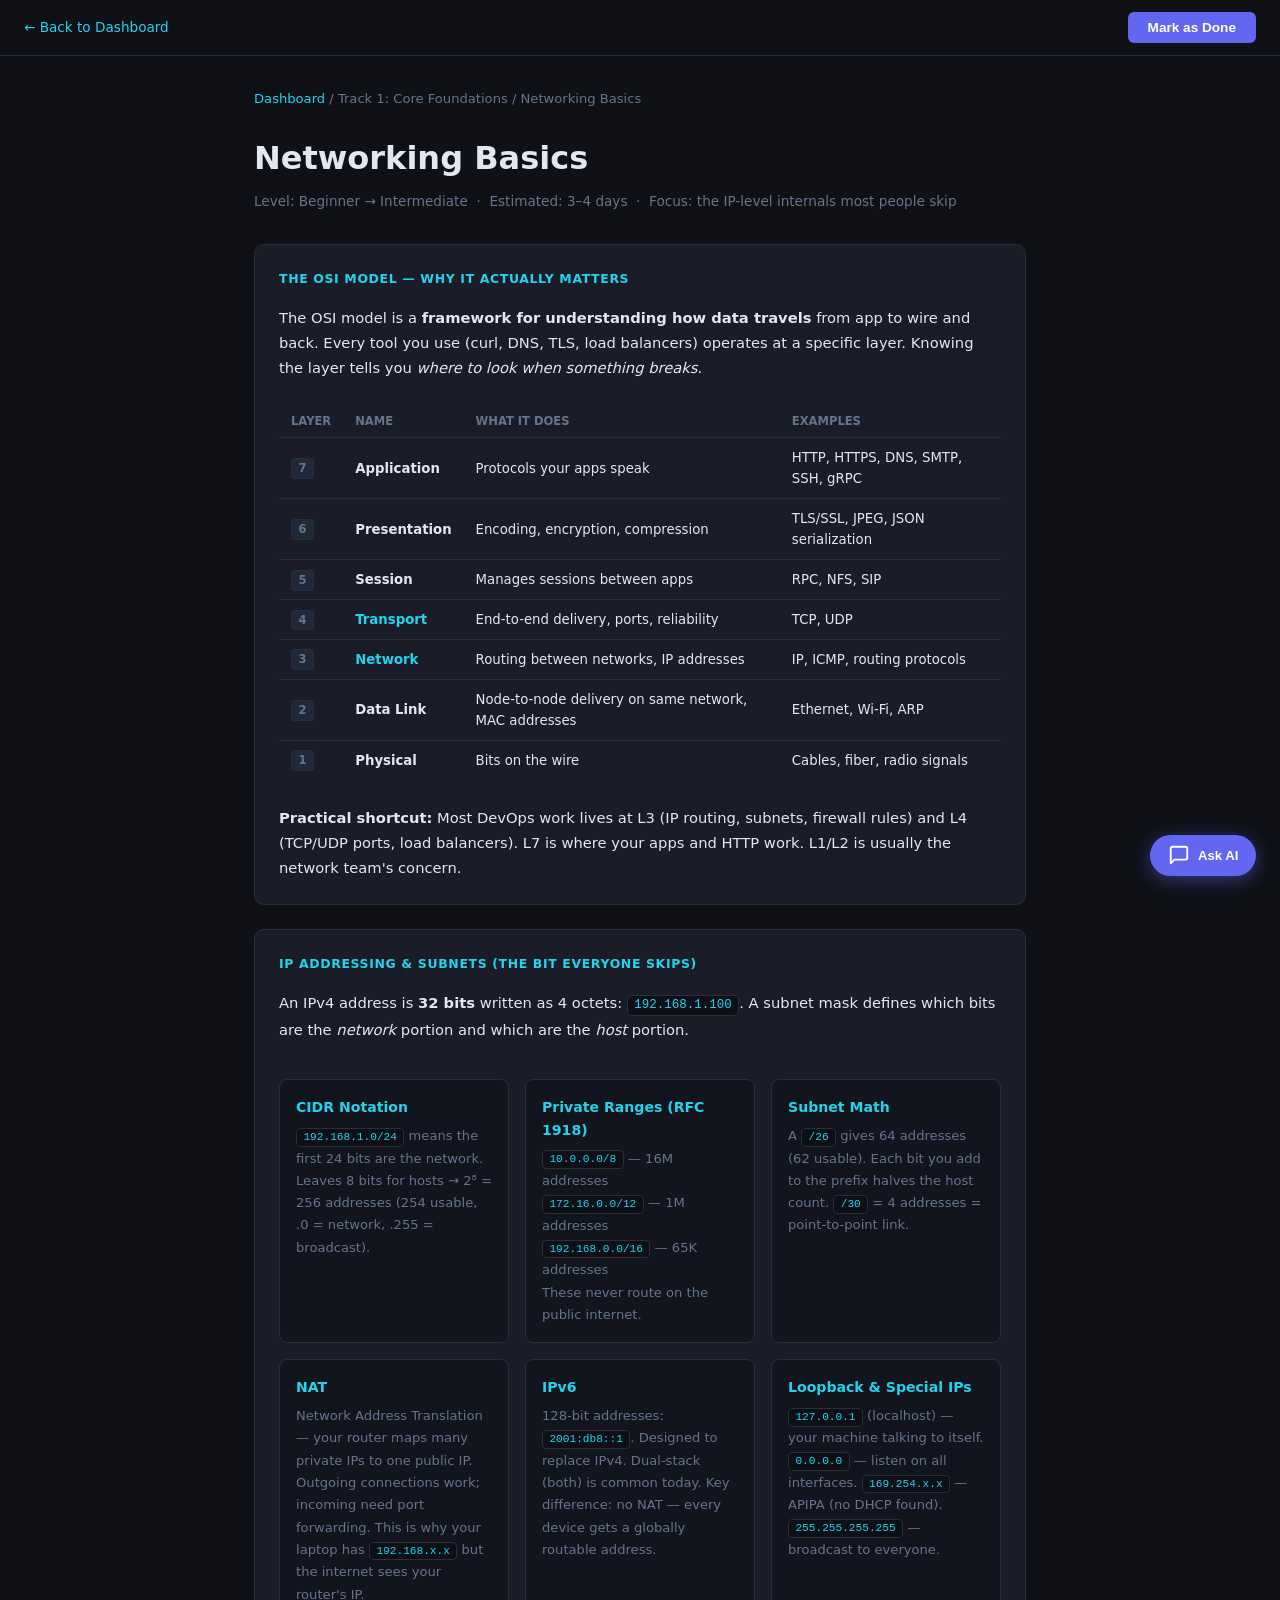
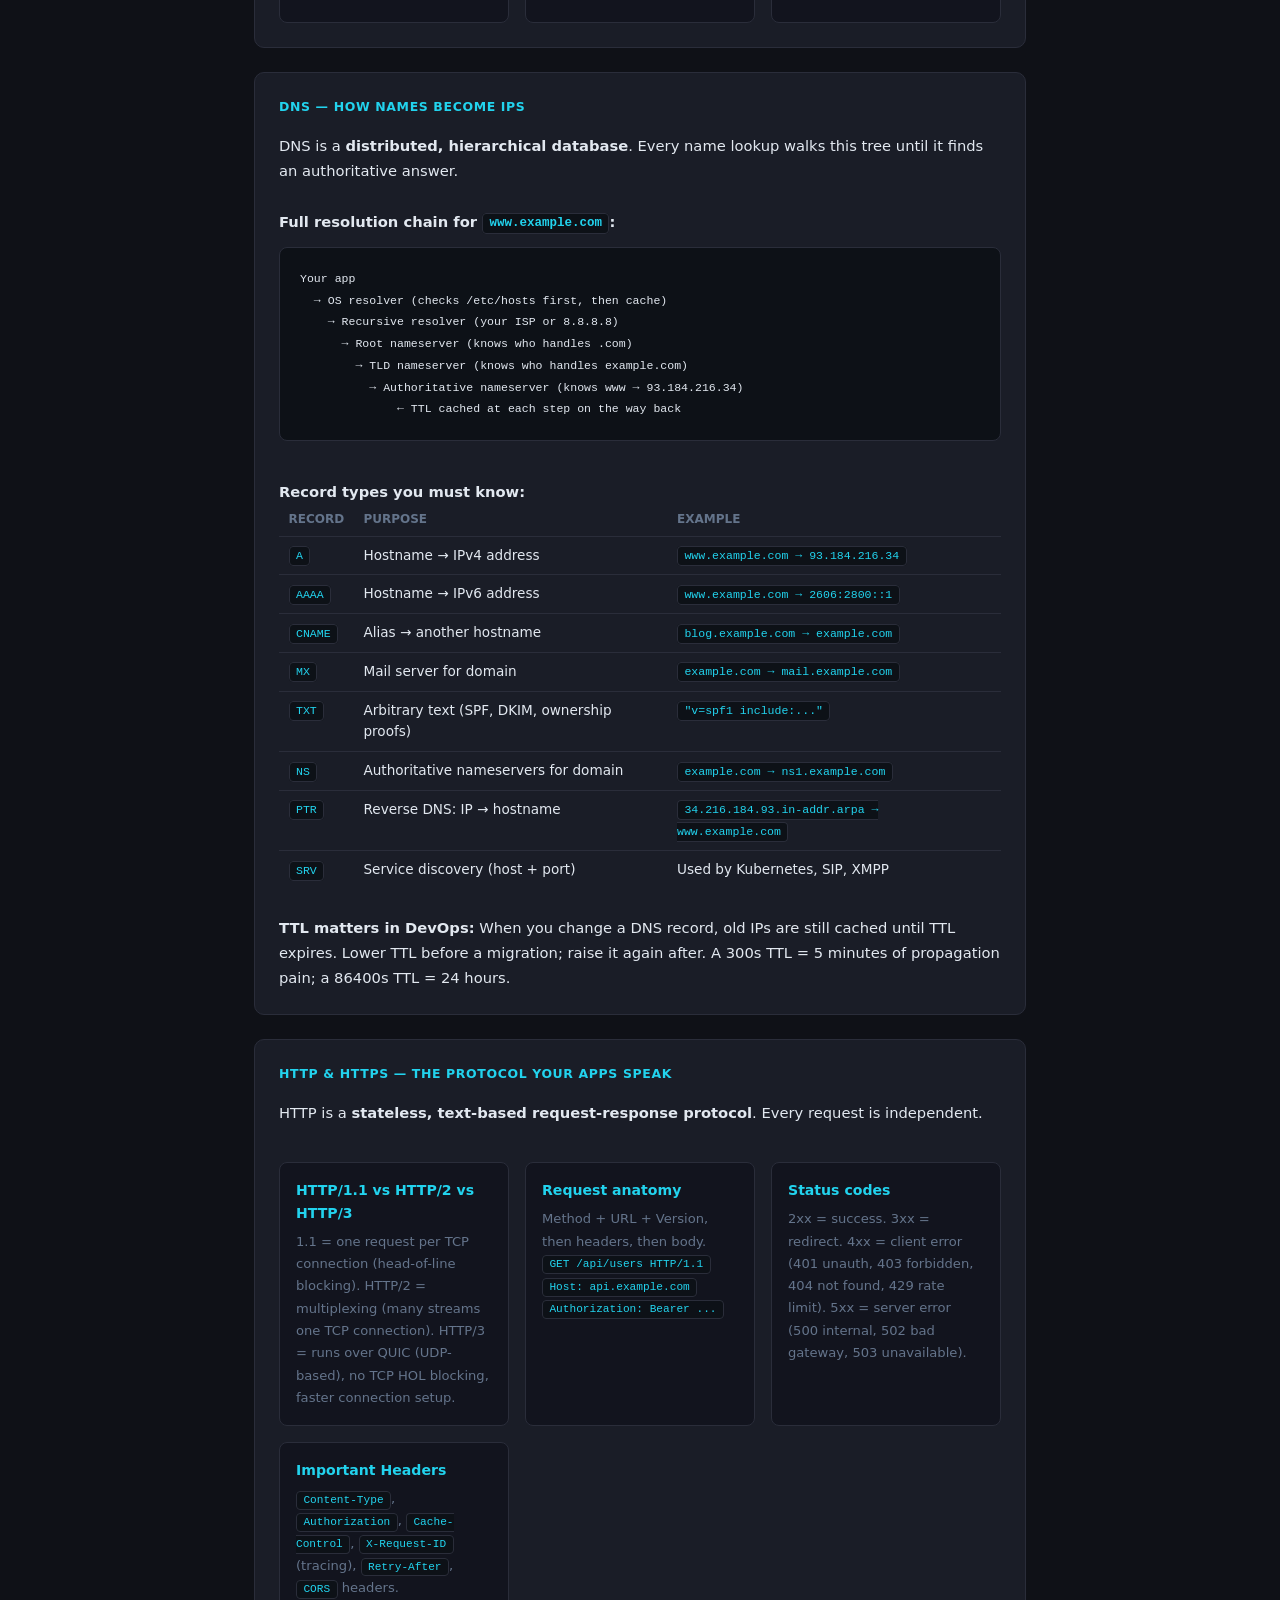
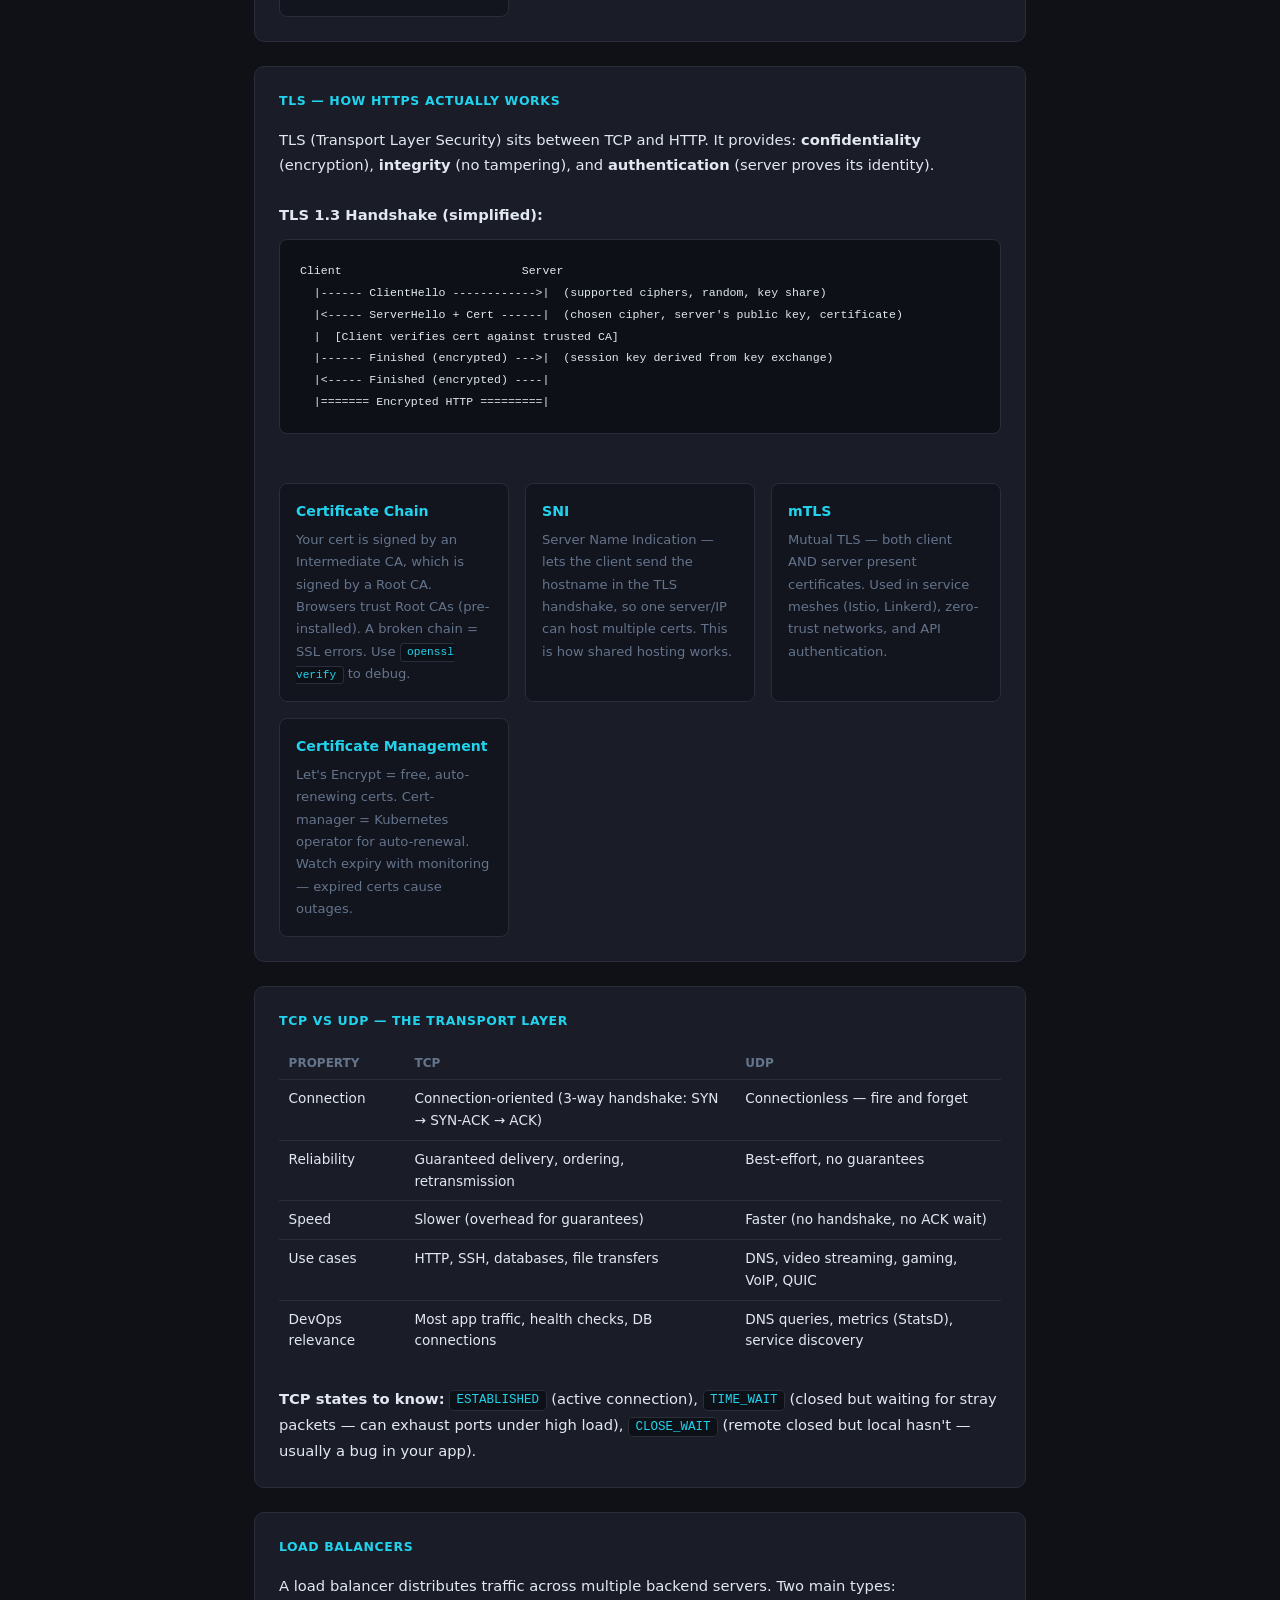
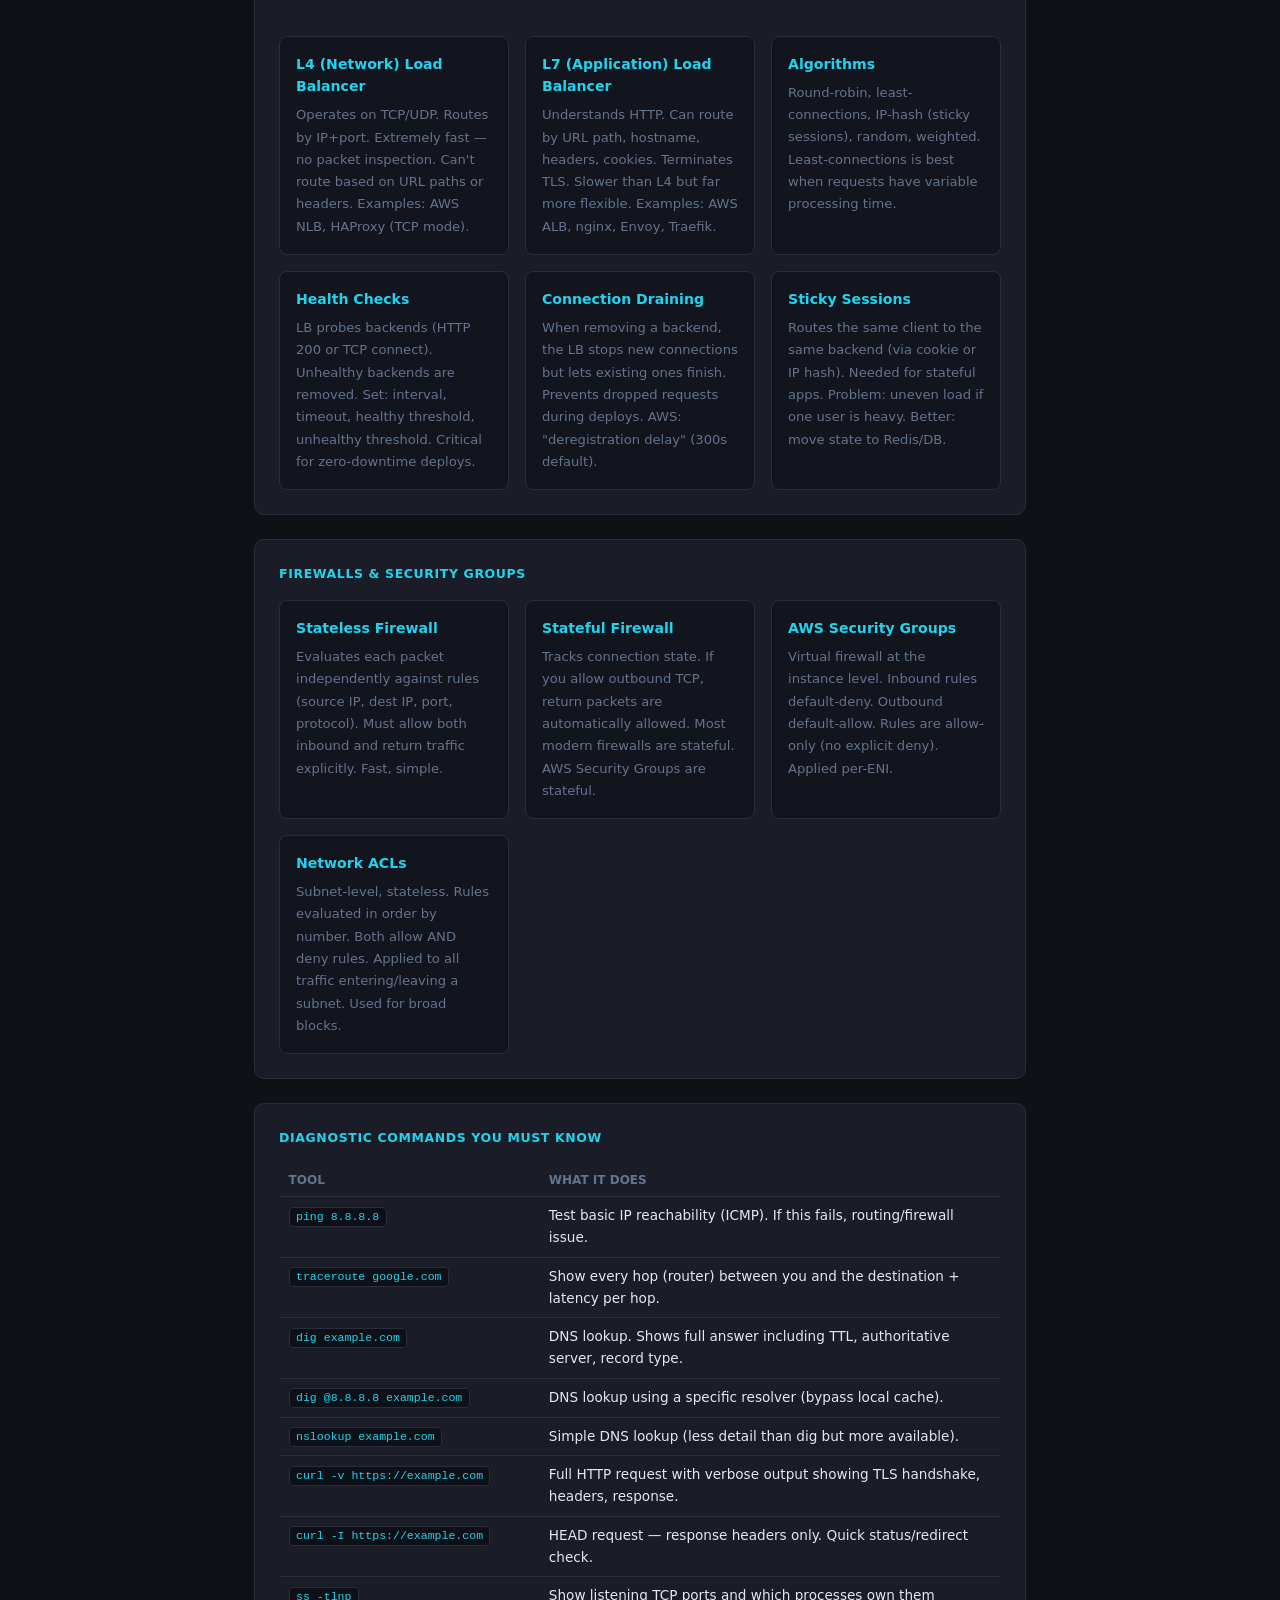
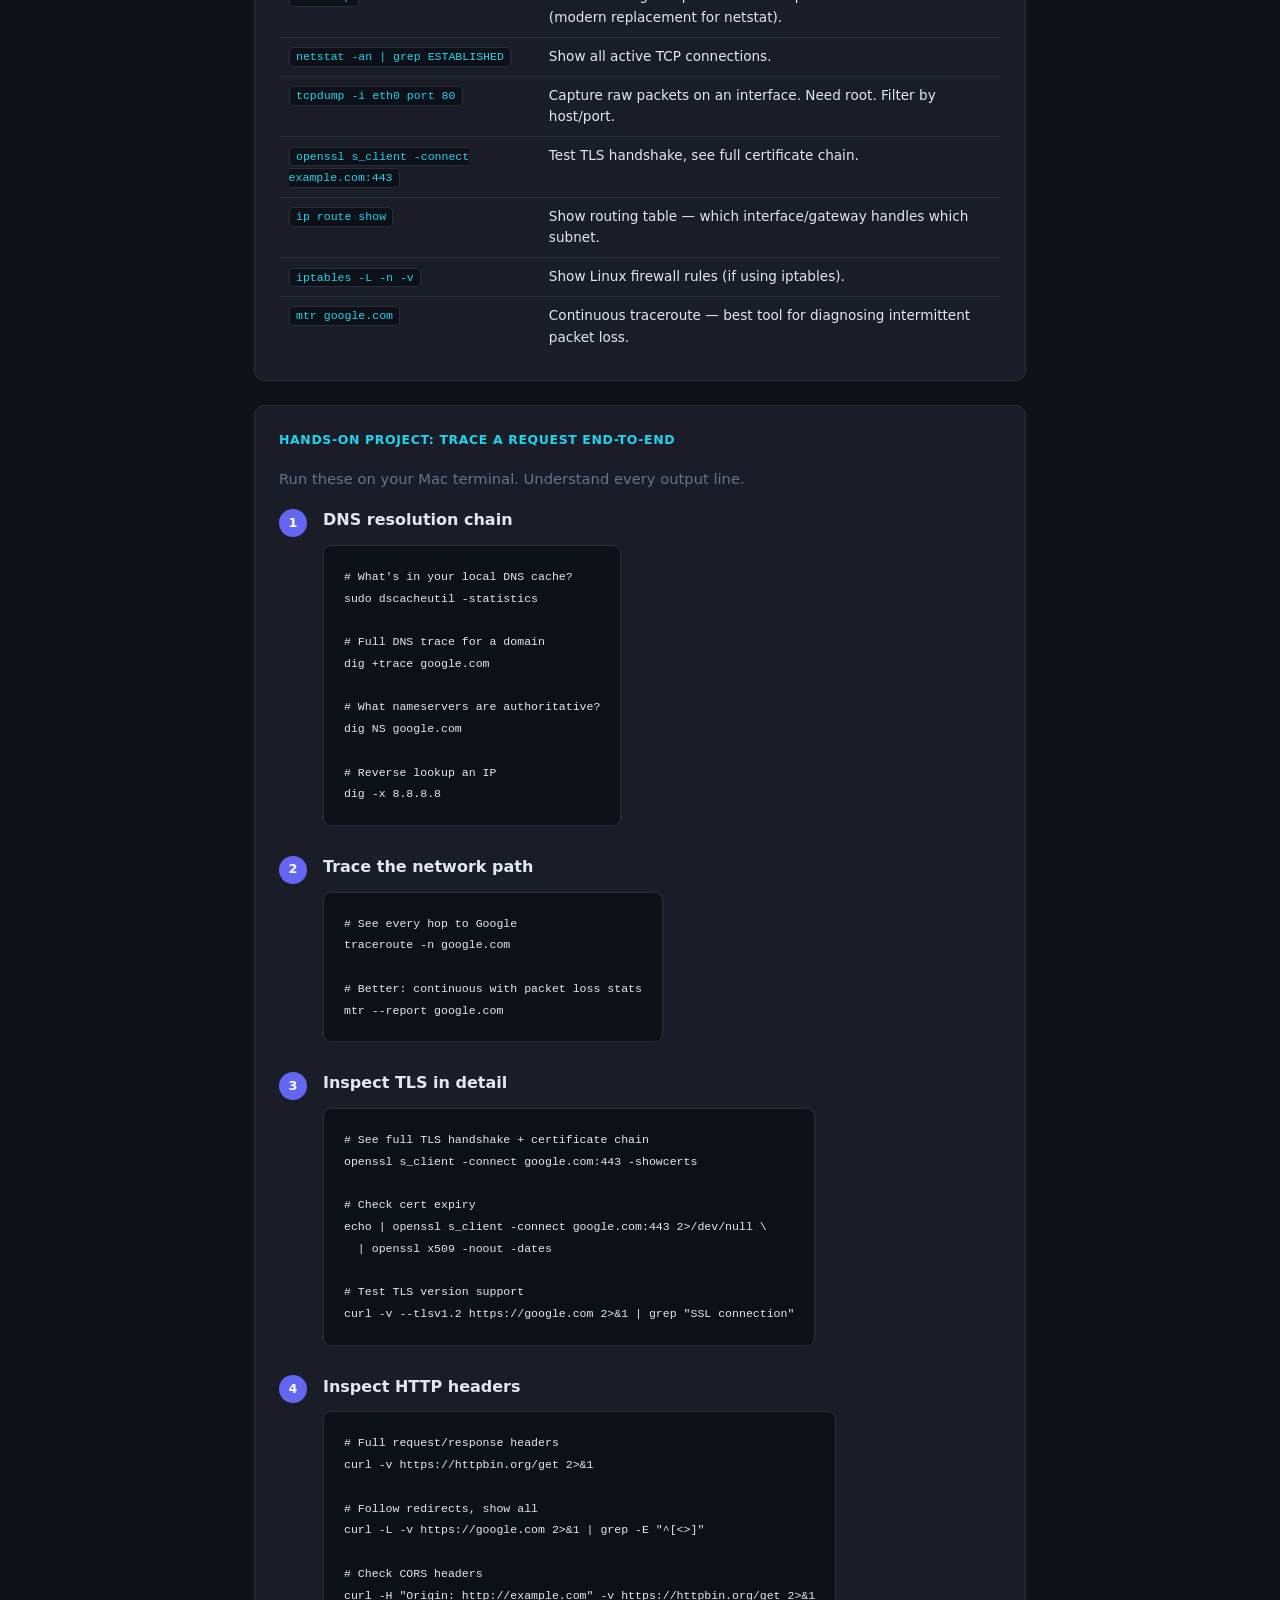
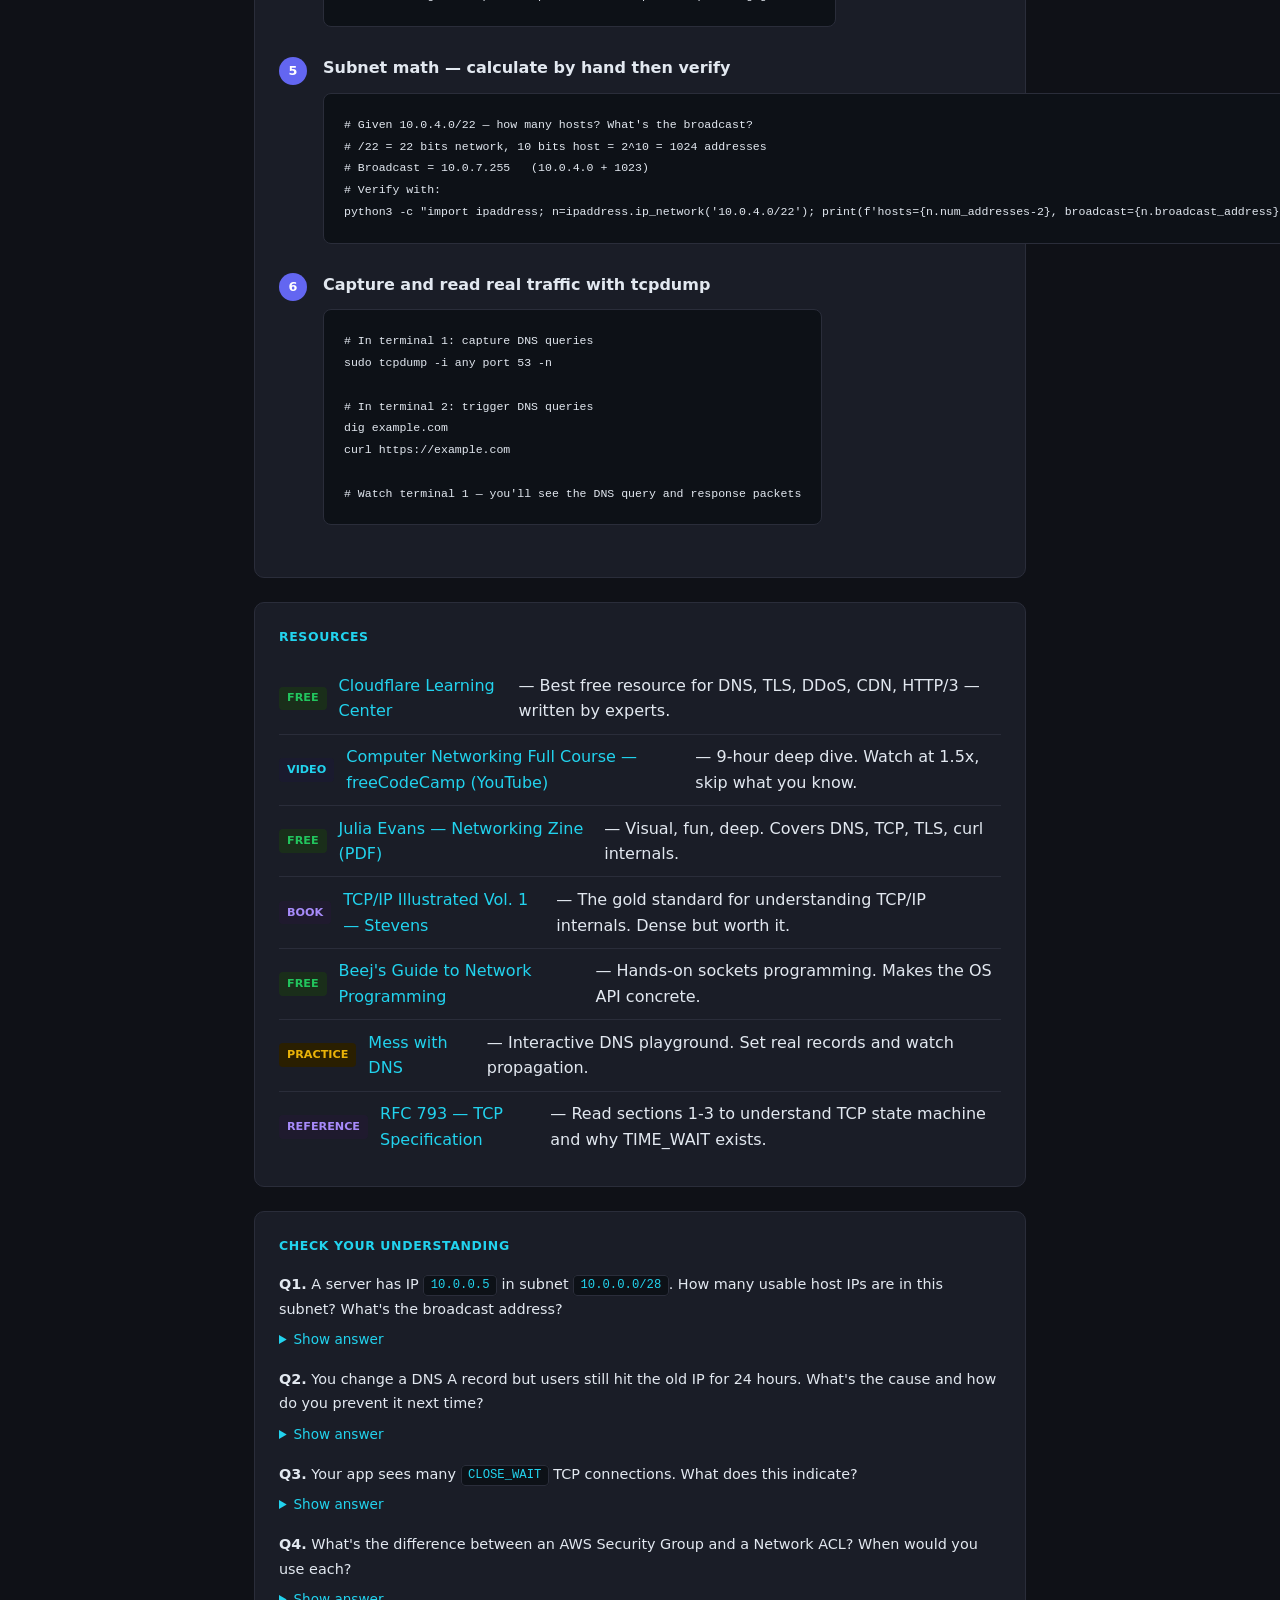
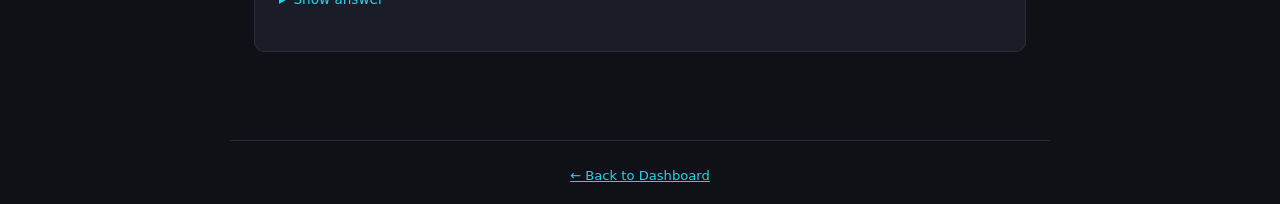
<file: topics/networking.html>
<!DOCTYPE html>
<html lang="en">
<head>
  <meta charset="UTF-8" />
  <meta name="viewport" content="width=device-width, initial-scale=1.0" />
  <title>Networking Basics — Upskill</title>
  <link rel="stylesheet" href="../css/style.css" />
  <style>
    .mark-done-bar { position: sticky; top: 0; background: var(--bg); border-bottom: 1px solid var(--border); padding: 0.75rem 1.5rem; display: flex; align-items: center; justify-content: space-between; z-index: 10; }
    .mark-done-bar a { color: var(--accent2); text-decoration: none; font-size: 0.85rem; }
    #mark-done-btn { background: var(--accent); color: #fff; border: none; padding: 0.5rem 1.25rem; border-radius: 6px; cursor: pointer; font-size: 0.85rem; font-weight: 600; transition: background 0.2s; }
    #mark-done-btn:hover:not(:disabled) { background: #4f46e5; }
    .concept-grid { display: grid; grid-template-columns: repeat(auto-fit, minmax(200px, 1fr)); gap: 1rem; margin-top: 0.75rem; }
    .concept-card { background: #12141e; border: 1px solid var(--border); border-radius: 8px; padding: 1rem; }
    .concept-card h4 { font-size: 0.88rem; color: var(--accent2); margin-bottom: 0.4rem; }
    .concept-card p { font-size: 0.82rem; color: var(--muted); }
    .cmd-table { width: 100%; border-collapse: collapse; font-size: 0.85rem; }
    .cmd-table th { text-align: left; color: var(--muted); font-size: 0.75rem; text-transform: uppercase; padding: 0.4rem 0.6rem; border-bottom: 1px solid var(--border); }
    .cmd-table td { padding: 0.5rem 0.6rem; border-bottom: 1px solid var(--border); vertical-align: top; }
    .cmd-table tr:last-child td { border-bottom: none; }
    .project-step { display: flex; gap: 1rem; margin-bottom: 1rem; }
    .step-num { background: var(--accent); color: #fff; border-radius: 50%; width: 28px; height: 28px; display: flex; align-items: center; justify-content: center; font-size: 0.8rem; font-weight: 700; flex-shrink: 0; margin-top: 0.1rem; }
    .quiz-q { margin-bottom: 1rem; }
    .quiz-q p { font-size: 0.9rem; margin-bottom: 0.5rem; }
    .quiz-q details summary { cursor: pointer; color: var(--accent2); font-size: 0.85rem; }
    .quiz-q details p { margin-top: 0.5rem; font-size: 0.85rem; color: var(--muted); }
    .resource-row { display: flex; align-items: center; gap: 0.75rem; padding: 0.6rem 0; border-bottom: 1px solid var(--border); }
    .resource-row:last-child { border-bottom: none; }
    .resource-type { font-size: 0.7rem; padding: 0.18rem 0.5rem; border-radius: 4px; font-weight: 600; flex-shrink: 0; }
    .rt-free { background: #1a2e1a; color: var(--green); }
    .rt-video { background: #1a1a2e; color: var(--accent2); }
    .rt-docs { background: #1f1a2e; color: #a78bfa; }
    .rt-practice { background: #2a1f00; color: var(--yellow); }
    .osi-table { width: 100%; border-collapse: collapse; font-size: 0.83rem; }
    .osi-table th { text-align: left; color: var(--muted); font-size: 0.72rem; text-transform: uppercase; padding: 0.4rem 0.75rem; border-bottom: 1px solid var(--border); }
    .osi-table td { padding: 0.55rem 0.75rem; border-bottom: 1px solid var(--border); vertical-align: middle; }
    .osi-table tr:last-child td { border-bottom: none; }
    .layer-num { font-size: 0.72rem; background: #1f2937; border: 1px solid var(--border); border-radius: 4px; padding: 0.15rem 0.4rem; color: var(--muted); font-weight: 700; }
    .layer-name { font-weight: 600; color: var(--text); }
    .highlight { color: var(--accent2); font-weight: 600; }
  </style>
</head>
<body>

  <div class="mark-done-bar">
    <a href="../index.html">← Back to Dashboard</a>
    <button id="mark-done-btn" data-key="topics/networking.html">Mark as Done</button>
  </div>

  <div class="topic-page">
    <div class="breadcrumb">
      <a href="../index.html">Dashboard</a> / Track 1: Core Foundations / Networking Basics
    </div>

    <h1 class="topic-title">Networking Basics</h1>
    <p class="topic-meta">Level: Beginner → Intermediate &nbsp;·&nbsp; Estimated: 3–4 days &nbsp;·&nbsp; Focus: the IP-level internals most people skip</p>

    <!-- OSI MODEL -->
    <div class="section">
      <h3>The OSI Model — Why It Actually Matters</h3>
      <p>The OSI model is a <strong>framework for understanding how data travels</strong> from app to wire and back. Every tool you use (curl, DNS, TLS, load balancers) operates at a specific layer. Knowing the layer tells you <em>where to look when something breaks</em>.</p>
      <br/>
      <table class="osi-table">
        <thead><tr><th>Layer</th><th>Name</th><th>What it does</th><th>Examples</th></tr></thead>
        <tbody>
          <tr><td><span class="layer-num">7</span></td><td><span class="layer-name">Application</span></td><td>Protocols your apps speak</td><td>HTTP, HTTPS, DNS, SMTP, SSH, gRPC</td></tr>
          <tr><td><span class="layer-num">6</span></td><td><span class="layer-name">Presentation</span></td><td>Encoding, encryption, compression</td><td>TLS/SSL, JPEG, JSON serialization</td></tr>
          <tr><td><span class="layer-num">5</span></td><td><span class="layer-name">Session</span></td><td>Manages sessions between apps</td><td>RPC, NFS, SIP</td></tr>
          <tr><td><span class="layer-num">4</span></td><td><span class="layer-name highlight">Transport</span></td><td>End-to-end delivery, ports, reliability</td><td>TCP, UDP</td></tr>
          <tr><td><span class="layer-num">3</span></td><td><span class="layer-name highlight">Network</span></td><td>Routing between networks, IP addresses</td><td>IP, ICMP, routing protocols</td></tr>
          <tr><td><span class="layer-num">2</span></td><td><span class="layer-name">Data Link</span></td><td>Node-to-node delivery on same network, MAC addresses</td><td>Ethernet, Wi-Fi, ARP</td></tr>
          <tr><td><span class="layer-num">1</span></td><td><span class="layer-name">Physical</span></td><td>Bits on the wire</td><td>Cables, fiber, radio signals</td></tr>
        </tbody>
      </table>
      <br/>
      <p><strong>Practical shortcut:</strong> Most DevOps work lives at L3 (IP routing, subnets, firewall rules) and L4 (TCP/UDP ports, load balancers). L7 is where your apps and HTTP work. L1/L2 is usually the network team's concern.</p>
    </div>

    <!-- IP ADDRESSING -->
    <div class="section">
      <h3>IP Addressing &amp; Subnets (the bit everyone skips)</h3>
      <p>An IPv4 address is <strong>32 bits</strong> written as 4 octets: <code>192.168.1.100</code>. A subnet mask defines which bits are the <em>network</em> portion and which are the <em>host</em> portion.</p>
      <br/>
      <div class="concept-grid">
        <div class="concept-card">
          <h4>CIDR Notation</h4>
          <p><code>192.168.1.0/24</code> means the first 24 bits are the network. Leaves 8 bits for hosts → 2⁸ = 256 addresses (254 usable, .0 = network, .255 = broadcast).</p>
        </div>
        <div class="concept-card">
          <h4>Private Ranges (RFC 1918)</h4>
          <p><code>10.0.0.0/8</code> — 16M addresses<br/><code>172.16.0.0/12</code> — 1M addresses<br/><code>192.168.0.0/16</code> — 65K addresses<br/>These never route on the public internet.</p>
        </div>
        <div class="concept-card">
          <h4>Subnet Math</h4>
          <p>A <code>/26</code> gives 64 addresses (62 usable). Each bit you add to the prefix halves the host count. <code>/30</code> = 4 addresses = point-to-point link.</p>
        </div>
        <div class="concept-card">
          <h4>NAT</h4>
          <p>Network Address Translation — your router maps many private IPs to one public IP. Outgoing connections work; incoming need port forwarding. This is why your laptop has <code>192.168.x.x</code> but the internet sees your router's IP.</p>
        </div>
        <div class="concept-card">
          <h4>IPv6</h4>
          <p>128-bit addresses: <code>2001:db8::1</code>. Designed to replace IPv4. Dual-stack (both) is common today. Key difference: no NAT — every device gets a globally routable address.</p>
        </div>
        <div class="concept-card">
          <h4>Loopback &amp; Special IPs</h4>
          <p><code>127.0.0.1</code> (localhost) — your machine talking to itself. <code>0.0.0.0</code> — listen on all interfaces. <code>169.254.x.x</code> — APIPA (no DHCP found). <code>255.255.255.255</code> — broadcast to everyone.</p>
        </div>
      </div>
    </div>

    <!-- DNS -->
    <div class="section">
      <h3>DNS — How Names Become IPs</h3>
      <p>DNS is a <strong>distributed, hierarchical database</strong>. Every name lookup walks this tree until it finds an authoritative answer.</p>
      <br/>
      <p><strong>Full resolution chain for <code>www.example.com</code>:</strong></p>
      <pre><code>Your app
  → OS resolver (checks /etc/hosts first, then cache)
    → Recursive resolver (your ISP or 8.8.8.8)
      → Root nameserver (knows who handles .com)
        → TLD nameserver (knows who handles example.com)
          → Authoritative nameserver (knows www → 93.184.216.34)
              ← TTL cached at each step on the way back</code></pre>
      <br/>
      <p><strong>Record types you must know:</strong></p>
      <table class="cmd-table">
        <thead><tr><th>Record</th><th>Purpose</th><th>Example</th></tr></thead>
        <tbody>
          <tr><td><code>A</code></td><td>Hostname → IPv4 address</td><td><code>www.example.com → 93.184.216.34</code></td></tr>
          <tr><td><code>AAAA</code></td><td>Hostname → IPv6 address</td><td><code>www.example.com → 2606:2800::1</code></td></tr>
          <tr><td><code>CNAME</code></td><td>Alias → another hostname</td><td><code>blog.example.com → example.com</code></td></tr>
          <tr><td><code>MX</code></td><td>Mail server for domain</td><td><code>example.com → mail.example.com</code></td></tr>
          <tr><td><code>TXT</code></td><td>Arbitrary text (SPF, DKIM, ownership proofs)</td><td><code>"v=spf1 include:..."</code></td></tr>
          <tr><td><code>NS</code></td><td>Authoritative nameservers for domain</td><td><code>example.com → ns1.example.com</code></td></tr>
          <tr><td><code>PTR</code></td><td>Reverse DNS: IP → hostname</td><td><code>34.216.184.93.in-addr.arpa → www.example.com</code></td></tr>
          <tr><td><code>SRV</code></td><td>Service discovery (host + port)</td><td>Used by Kubernetes, SIP, XMPP</td></tr>
        </tbody>
      </table>
      <br/>
      <p><strong>TTL matters in DevOps:</strong> When you change a DNS record, old IPs are still cached until TTL expires. Lower TTL before a migration; raise it again after. A 300s TTL = 5 minutes of propagation pain; a 86400s TTL = 24 hours.</p>
    </div>

    <!-- HTTP/HTTPS -->
    <div class="section">
      <h3>HTTP &amp; HTTPS — The Protocol Your Apps Speak</h3>
      <p>HTTP is a <strong>stateless, text-based request-response protocol</strong>. Every request is independent.</p>
      <br/>
      <div class="concept-grid">
        <div class="concept-card">
          <h4>HTTP/1.1 vs HTTP/2 vs HTTP/3</h4>
          <p>1.1 = one request per TCP connection (head-of-line blocking). HTTP/2 = multiplexing (many streams one TCP connection). HTTP/3 = runs over QUIC (UDP-based), no TCP HOL blocking, faster connection setup.</p>
        </div>
        <div class="concept-card">
          <h4>Request anatomy</h4>
          <p>Method + URL + Version, then headers, then body.<br/><code>GET /api/users HTTP/1.1</code><br/><code>Host: api.example.com</code><br/><code>Authorization: Bearer ...</code></p>
        </div>
        <div class="concept-card">
          <h4>Status codes</h4>
          <p>2xx = success. 3xx = redirect. 4xx = client error (401 unauth, 403 forbidden, 404 not found, 429 rate limit). 5xx = server error (500 internal, 502 bad gateway, 503 unavailable).</p>
        </div>
        <div class="concept-card">
          <h4>Important Headers</h4>
          <p><code>Content-Type</code>, <code>Authorization</code>, <code>Cache-Control</code>, <code>X-Request-ID</code> (tracing), <code>Retry-After</code>, <code>CORS</code> headers.</p>
        </div>
      </div>
    </div>

    <!-- TLS -->
    <div class="section">
      <h3>TLS — How HTTPS Actually Works</h3>
      <p>TLS (Transport Layer Security) sits between TCP and HTTP. It provides: <strong>confidentiality</strong> (encryption), <strong>integrity</strong> (no tampering), and <strong>authentication</strong> (server proves its identity).</p>
      <br/>
      <p><strong>TLS 1.3 Handshake (simplified):</strong></p>
      <pre><code>Client                          Server
  |------ ClientHello ------------>|  (supported ciphers, random, key share)
  |<----- ServerHello + Cert ------|  (chosen cipher, server's public key, certificate)
  |  [Client verifies cert against trusted CA]
  |------ Finished (encrypted) --->|  (session key derived from key exchange)
  |<----- Finished (encrypted) ----|
  |======= Encrypted HTTP =========|</code></pre>
      <br/>
      <div class="concept-grid">
        <div class="concept-card">
          <h4>Certificate Chain</h4>
          <p>Your cert is signed by an Intermediate CA, which is signed by a Root CA. Browsers trust Root CAs (pre-installed). A broken chain = SSL errors. Use <code>openssl verify</code> to debug.</p>
        </div>
        <div class="concept-card">
          <h4>SNI</h4>
          <p>Server Name Indication — lets the client send the hostname in the TLS handshake, so one server/IP can host multiple certs. This is how shared hosting works.</p>
        </div>
        <div class="concept-card">
          <h4>mTLS</h4>
          <p>Mutual TLS — both client AND server present certificates. Used in service meshes (Istio, Linkerd), zero-trust networks, and API authentication.</p>
        </div>
        <div class="concept-card">
          <h4>Certificate Management</h4>
          <p>Let's Encrypt = free, auto-renewing certs. Cert-manager = Kubernetes operator for auto-renewal. Watch expiry with monitoring — expired certs cause outages.</p>
        </div>
      </div>
    </div>

    <!-- TCP/UDP -->
    <div class="section">
      <h3>TCP vs UDP — The Transport Layer</h3>
      <table class="cmd-table">
        <thead><tr><th>Property</th><th>TCP</th><th>UDP</th></tr></thead>
        <tbody>
          <tr><td>Connection</td><td>Connection-oriented (3-way handshake: SYN → SYN-ACK → ACK)</td><td>Connectionless — fire and forget</td></tr>
          <tr><td>Reliability</td><td>Guaranteed delivery, ordering, retransmission</td><td>Best-effort, no guarantees</td></tr>
          <tr><td>Speed</td><td>Slower (overhead for guarantees)</td><td>Faster (no handshake, no ACK wait)</td></tr>
          <tr><td>Use cases</td><td>HTTP, SSH, databases, file transfers</td><td>DNS, video streaming, gaming, VoIP, QUIC</td></tr>
          <tr><td>DevOps relevance</td><td>Most app traffic, health checks, DB connections</td><td>DNS queries, metrics (StatsD), service discovery</td></tr>
        </tbody>
      </table>
      <br/>
      <p><strong>TCP states to know:</strong> <code>ESTABLISHED</code> (active connection), <code>TIME_WAIT</code> (closed but waiting for stray packets — can exhaust ports under high load), <code>CLOSE_WAIT</code> (remote closed but local hasn't — usually a bug in your app).</p>
    </div>

    <!-- LOAD BALANCERS -->
    <div class="section">
      <h3>Load Balancers</h3>
      <p>A load balancer distributes traffic across multiple backend servers. Two main types:</p>
      <br/>
      <div class="concept-grid">
        <div class="concept-card">
          <h4>L4 (Network) Load Balancer</h4>
          <p>Operates on TCP/UDP. Routes by IP+port. Extremely fast — no packet inspection. Can't route based on URL paths or headers. Examples: AWS NLB, HAProxy (TCP mode).</p>
        </div>
        <div class="concept-card">
          <h4>L7 (Application) Load Balancer</h4>
          <p>Understands HTTP. Can route by URL path, hostname, headers, cookies. Terminates TLS. Slower than L4 but far more flexible. Examples: AWS ALB, nginx, Envoy, Traefik.</p>
        </div>
        <div class="concept-card">
          <h4>Algorithms</h4>
          <p>Round-robin, least-connections, IP-hash (sticky sessions), random, weighted. Least-connections is best when requests have variable processing time.</p>
        </div>
        <div class="concept-card">
          <h4>Health Checks</h4>
          <p>LB probes backends (HTTP 200 or TCP connect). Unhealthy backends are removed. Set: interval, timeout, healthy threshold, unhealthy threshold. Critical for zero-downtime deploys.</p>
        </div>
        <div class="concept-card">
          <h4>Connection Draining</h4>
          <p>When removing a backend, the LB stops new connections but lets existing ones finish. Prevents dropped requests during deploys. AWS: "deregistration delay" (300s default).</p>
        </div>
        <div class="concept-card">
          <h4>Sticky Sessions</h4>
          <p>Routes the same client to the same backend (via cookie or IP hash). Needed for stateful apps. Problem: uneven load if one user is heavy. Better: move state to Redis/DB.</p>
        </div>
      </div>
    </div>

    <!-- FIREWALLS -->
    <div class="section">
      <h3>Firewalls &amp; Security Groups</h3>
      <div class="concept-grid">
        <div class="concept-card">
          <h4>Stateless Firewall</h4>
          <p>Evaluates each packet independently against rules (source IP, dest IP, port, protocol). Must allow both inbound and return traffic explicitly. Fast, simple.</p>
        </div>
        <div class="concept-card">
          <h4>Stateful Firewall</h4>
          <p>Tracks connection state. If you allow outbound TCP, return packets are automatically allowed. Most modern firewalls are stateful. AWS Security Groups are stateful.</p>
        </div>
        <div class="concept-card">
          <h4>AWS Security Groups</h4>
          <p>Virtual firewall at the instance level. Inbound rules default-deny. Outbound default-allow. Rules are allow-only (no explicit deny). Applied per-ENI.</p>
        </div>
        <div class="concept-card">
          <h4>Network ACLs</h4>
          <p>Subnet-level, stateless. Rules evaluated in order by number. Both allow AND deny rules. Applied to all traffic entering/leaving a subnet. Used for broad blocks.</p>
        </div>
      </div>
    </div>

    <!-- TOOLS -->
    <div class="section">
      <h3>Diagnostic Commands You Must Know</h3>
      <table class="cmd-table">
        <thead><tr><th>Tool</th><th>What it does</th></tr></thead>
        <tbody>
          <tr><td><code>ping 8.8.8.8</code></td><td>Test basic IP reachability (ICMP). If this fails, routing/firewall issue.</td></tr>
          <tr><td><code>traceroute google.com</code></td><td>Show every hop (router) between you and the destination + latency per hop.</td></tr>
          <tr><td><code>dig example.com</code></td><td>DNS lookup. Shows full answer including TTL, authoritative server, record type.</td></tr>
          <tr><td><code>dig @8.8.8.8 example.com</code></td><td>DNS lookup using a specific resolver (bypass local cache).</td></tr>
          <tr><td><code>nslookup example.com</code></td><td>Simple DNS lookup (less detail than dig but more available).</td></tr>
          <tr><td><code>curl -v https://example.com</code></td><td>Full HTTP request with verbose output showing TLS handshake, headers, response.</td></tr>
          <tr><td><code>curl -I https://example.com</code></td><td>HEAD request — response headers only. Quick status/redirect check.</td></tr>
          <tr><td><code>ss -tlnp</code></td><td>Show listening TCP ports and which processes own them (modern replacement for netstat).</td></tr>
          <tr><td><code>netstat -an | grep ESTABLISHED</code></td><td>Show all active TCP connections.</td></tr>
          <tr><td><code>tcpdump -i eth0 port 80</code></td><td>Capture raw packets on an interface. Need root. Filter by host/port.</td></tr>
          <tr><td><code>openssl s_client -connect example.com:443</code></td><td>Test TLS handshake, see full certificate chain.</td></tr>
          <tr><td><code>ip route show</code></td><td>Show routing table — which interface/gateway handles which subnet.</td></tr>
          <tr><td><code>iptables -L -n -v</code></td><td>Show Linux firewall rules (if using iptables).</td></tr>
          <tr><td><code>mtr google.com</code></td><td>Continuous traceroute — best tool for diagnosing intermittent packet loss.</td></tr>
        </tbody>
      </table>
    </div>

    <!-- PROJECT -->
    <div class="section">
      <h3>Hands-On Project: Trace a Request End-to-End</h3>
      <p style="margin-bottom:1rem; color: var(--muted);">Run these on your Mac terminal. Understand every output line.</p>

      <div class="project-step">
        <div class="step-num">1</div>
        <div>
          <strong>DNS resolution chain</strong>
          <pre><code># What's in your local DNS cache?
sudo dscacheutil -statistics

# Full DNS trace for a domain
dig +trace google.com

# What nameservers are authoritative?
dig NS google.com

# Reverse lookup an IP
dig -x 8.8.8.8</code></pre>
        </div>
      </div>

      <div class="project-step">
        <div class="step-num">2</div>
        <div>
          <strong>Trace the network path</strong>
          <pre><code># See every hop to Google
traceroute -n google.com

# Better: continuous with packet loss stats
mtr --report google.com</code></pre>
        </div>
      </div>

      <div class="project-step">
        <div class="step-num">3</div>
        <div>
          <strong>Inspect TLS in detail</strong>
          <pre><code># See full TLS handshake + certificate chain
openssl s_client -connect google.com:443 -showcerts

# Check cert expiry
echo | openssl s_client -connect google.com:443 2>/dev/null \
  | openssl x509 -noout -dates

# Test TLS version support
curl -v --tlsv1.2 https://google.com 2>&1 | grep "SSL connection"</code></pre>
        </div>
      </div>

      <div class="project-step">
        <div class="step-num">4</div>
        <div>
          <strong>Inspect HTTP headers</strong>
          <pre><code># Full request/response headers
curl -v https://httpbin.org/get 2>&1

# Follow redirects, show all
curl -L -v https://google.com 2>&1 | grep -E "^[<>]"

# Check CORS headers
curl -H "Origin: http://example.com" -v https://httpbin.org/get 2>&1</code></pre>
        </div>
      </div>

      <div class="project-step">
        <div class="step-num">5</div>
        <div>
          <strong>Subnet math — calculate by hand then verify</strong>
          <pre><code># Given 10.0.4.0/22 — how many hosts? What's the broadcast?
# /22 = 22 bits network, 10 bits host = 2^10 = 1024 addresses
# Broadcast = 10.0.7.255   (10.0.4.0 + 1023)
# Verify with:
python3 -c "import ipaddress; n=ipaddress.ip_network('10.0.4.0/22'); print(f'hosts={n.num_addresses-2}, broadcast={n.broadcast_address}')"</code></pre>
        </div>
      </div>

      <div class="project-step">
        <div class="step-num">6</div>
        <div>
          <strong>Capture and read real traffic with tcpdump</strong>
          <pre><code># In terminal 1: capture DNS queries
sudo tcpdump -i any port 53 -n

# In terminal 2: trigger DNS queries
dig example.com
curl https://example.com

# Watch terminal 1 — you'll see the DNS query and response packets</code></pre>
        </div>
      </div>
    </div>

    <!-- RESOURCES -->
    <div class="section">
      <h3>Resources</h3>
      <div class="resource-row">
        <span class="resource-type rt-free">FREE</span>
        <a href="https://www.cloudflare.com/learning/" target="_blank">Cloudflare Learning Center</a>
        — Best free resource for DNS, TLS, DDoS, CDN, HTTP/3 — written by experts.
      </div>
      <div class="resource-row">
        <span class="resource-type rt-video">VIDEO</span>
        <a href="https://www.youtube.com/watch?v=qiQR5rTSshw" target="_blank">Computer Networking Full Course — freeCodeCamp (YouTube)</a>
        — 9-hour deep dive. Watch at 1.5x, skip what you know.
      </div>
      <div class="resource-row">
        <span class="resource-type rt-free">FREE</span>
        <a href="https://jvns.ca/networking-zine.pdf" target="_blank">Julia Evans — Networking Zine (PDF)</a>
        — Visual, fun, deep. Covers DNS, TCP, TLS, curl internals.
      </div>
      <div class="resource-row">
        <span class="resource-type rt-docs">BOOK</span>
        <a href="https://www.oreilly.com/library/view/tcpip-illustrated-volume/9780132808200/" target="_blank">TCP/IP Illustrated Vol. 1 — Stevens</a>
        — The gold standard for understanding TCP/IP internals. Dense but worth it.
      </div>
      <div class="resource-row">
        <span class="resource-type rt-free">FREE</span>
        <a href="https://beej.us/guide/bgnet/" target="_blank">Beej's Guide to Network Programming</a>
        — Hands-on sockets programming. Makes the OS API concrete.
      </div>
      <div class="resource-row">
        <span class="resource-type rt-practice">PRACTICE</span>
        <a href="https://messwithdns.net/" target="_blank">Mess with DNS</a>
        — Interactive DNS playground. Set real records and watch propagation.
      </div>
      <div class="resource-row">
        <span class="resource-type rt-docs">REFERENCE</span>
        <a href="https://www.rfc-editor.org/rfc/rfc793" target="_blank">RFC 793 — TCP Specification</a>
        — Read sections 1-3 to understand TCP state machine and why TIME_WAIT exists.
      </div>
    </div>

    <!-- QUIZ -->
    <div class="section">
      <h3>Check Your Understanding</h3>

      <div class="quiz-q">
        <p><strong>Q1.</strong> A server has IP <code>10.0.0.5</code> in subnet <code>10.0.0.0/28</code>. How many usable host IPs are in this subnet? What's the broadcast address?</p>
        <details><summary>Show answer</summary>
          <p>/28 = 28 bits network, 4 bits host → 2⁴ = 16 addresses. Minus network (.0) and broadcast (.15) = <strong>14 usable hosts</strong>. Broadcast = <code>10.0.0.15</code>.</p>
        </details>
      </div>

      <div class="quiz-q">
        <p><strong>Q2.</strong> You change a DNS A record but users still hit the old IP for 24 hours. What's the cause and how do you prevent it next time?</p>
        <details><summary>Show answer</summary>
          <p>The old TTL was 86400 (24 hours) — recursive resolvers cached it. Prevention: 24–48h before a planned cutover, lower TTL to 60–300 seconds. After the change propagates, raise TTL back.</p>
        </details>
      </div>

      <div class="quiz-q">
        <p><strong>Q3.</strong> Your app sees many <code>CLOSE_WAIT</code> TCP connections. What does this indicate?</p>
        <details><summary>Show answer</summary>
          <p>CLOSE_WAIT means the remote side closed the connection (sent FIN) but your app hasn't called <code>close()</code> on the socket. Usually a bug — your application is holding connections open after the peer disconnects. Check for connection leaks, missing close() calls, or connection pool misconfigurations.</p>
        </details>
      </div>

      <div class="quiz-q">
        <p><strong>Q4.</strong> What's the difference between an AWS Security Group and a Network ACL? When would you use each?</p>
        <details><summary>Show answer</summary>
          <p>Security Groups: stateful, instance-level, allow-only rules, evaluated together. NACLs: stateless, subnet-level, numbered rules evaluated in order, support both allow AND deny. Use SGs for normal traffic control. Use NACLs as a subnet-level broad block (e.g., block an entire IP range across all instances in a subnet).</p>
        </details>
      </div>
    </div>

  </div>

  <footer style="max-width:820px; margin: 2rem auto 0; padding: 1.5rem; border-top: 1px solid var(--border); text-align:center; color: var(--muted); font-size:0.82rem;">
    <a href="../index.html" style="color: var(--accent2);">← Back to Dashboard</a>
  </footer>

  <script src="../js/main.js"></script>
  <script src="../js/agent.js"></script>
</body>
</html>
</file>
<file: css/style.css>
/* ─── Reset & Variables ─────────────────────────────── */
*, *::before, *::after { box-sizing: border-box; margin: 0; padding: 0; }

:root {
  --bg:        #0f1117;
  --surface:   #1a1d27;
  --border:    #2a2d3a;
  --accent:    #6366f1;
  --accent2:   #22d3ee;
  --text:      #e2e8f0;
  --muted:     #64748b;
  --green:     #22c55e;
  --yellow:    #eab308;
  --red:       #ef4444;
  --radius:    10px;
  --font:      'Segoe UI', system-ui, sans-serif;
}

body {
  background: var(--bg);
  color: var(--text);
  font-family: var(--font);
  line-height: 1.6;
  min-height: 100vh;
}

/* ─── Header ────────────────────────────────────────── */
header {
  background: linear-gradient(135deg, #1a1d27 0%, #12141e 100%);
  border-bottom: 1px solid var(--border);
  padding: 2.5rem 1.5rem;
  text-align: center;
}

.header-inner h1 {
  font-size: 2.2rem;
  font-weight: 700;
  background: linear-gradient(90deg, var(--accent), var(--accent2));
  -webkit-background-clip: text;
  -webkit-text-fill-color: transparent;
  background-clip: text;
}

.subtitle {
  color: var(--muted);
  font-size: 0.95rem;
  margin-top: 0.4rem;
  letter-spacing: 0.05em;
}

/* ─── Main ──────────────────────────────────────────── */
main {
  max-width: 900px;
  margin: 0 auto;
  padding: 2rem 1.5rem;
}

/* ─── Progress ──────────────────────────────────────── */
.progress-bar-section {
  margin-bottom: 2.5rem;
}

.progress-wrap {
  display: flex;
  align-items: center;
  gap: 1rem;
  background: var(--surface);
  border: 1px solid var(--border);
  border-radius: var(--radius);
  padding: 1rem 1.25rem;
  font-size: 0.9rem;
  color: var(--muted);
}

.bar {
  flex: 1;
  height: 8px;
  background: var(--border);
  border-radius: 99px;
  overflow: hidden;
}

.bar-fill {
  height: 100%;
  background: linear-gradient(90deg, var(--accent), var(--accent2));
  border-radius: 99px;
  transition: width 0.6s ease;
}

.pct {
  font-weight: 600;
  color: var(--accent2);
  min-width: 2.5rem;
  text-align: right;
}

/* ─── Tracks ────────────────────────────────────────── */
.tracks {
  display: flex;
  flex-direction: column;
  gap: 1.25rem;
}

.track {
  background: var(--surface);
  border: 1px solid var(--border);
  border-radius: var(--radius);
  overflow: hidden;
  transition: border-color 0.2s;
}

.track:hover {
  border-color: var(--accent);
}

.track-header {
  display: flex;
  align-items: flex-start;
  gap: 1rem;
  padding: 1.25rem 1.5rem;
  cursor: pointer;
}

.track-icon {
  font-size: 1.6rem;
  line-height: 1;
  margin-top: 0.1rem;
}

.track-header h2 {
  font-size: 1.05rem;
  font-weight: 600;
  color: var(--text);
}

.track-header p {
  font-size: 0.85rem;
  color: var(--muted);
  margin-top: 0.2rem;
}

.badge {
  margin-left: auto;
  font-size: 0.72rem;
  font-weight: 600;
  padding: 0.25rem 0.65rem;
  border-radius: 99px;
  white-space: nowrap;
  flex-shrink: 0;
}

.badge.todo       { background: #1f2937; color: var(--muted); border: 1px solid var(--border); }
.badge.inprogress { background: #1c2a1c; color: var(--green); border: 1px solid var(--green); }
.badge.done       { background: #14241e; color: #10b981;      border: 1px solid #10b981; }

/* ─── Topic List ────────────────────────────────────── */
.topic-list {
  list-style: none;
  border-top: 1px solid var(--border);
  padding: 0.75rem 1.5rem 1rem 1.5rem;
  display: flex;
  flex-direction: column;
  gap: 0.5rem;
}

.topic-list li {
  display: flex;
  align-items: center;
  justify-content: space-between;
  padding: 0.5rem 0.75rem;
  border-radius: 6px;
  transition: background 0.15s;
}

.topic-list li:hover {
  background: rgba(99,102,241,0.08);
}

.topic-list a {
  color: var(--text);
  text-decoration: none;
  font-size: 0.9rem;
}

.topic-list a:hover {
  color: var(--accent2);
}

.tag {
  font-size: 0.7rem;
  padding: 0.2rem 0.55rem;
  border-radius: 99px;
  border: 1px solid var(--border);
  color: var(--muted);
}

/* ─── Footer ────────────────────────────────────────── */
footer {
  text-align: center;
  padding: 2rem;
  color: var(--muted);
  font-size: 0.85rem;
  border-top: 1px solid var(--border);
  margin-top: 3rem;
}

/* ─── Topic Page ────────────────────────────────────── */
.topic-page {
  max-width: 820px;
  margin: 0 auto;
  padding: 2rem 1.5rem;
}

.breadcrumb {
  font-size: 0.82rem;
  color: var(--muted);
  margin-bottom: 1.5rem;
}

.breadcrumb a {
  color: var(--accent2);
  text-decoration: none;
}

.breadcrumb a:hover { text-decoration: underline; }

.topic-title {
  font-size: 2rem;
  font-weight: 700;
  margin-bottom: 0.4rem;
}

.topic-meta {
  color: var(--muted);
  font-size: 0.85rem;
  margin-bottom: 2rem;
}

/* Content sections */
.section {
  background: var(--surface);
  border: 1px solid var(--border);
  border-radius: var(--radius);
  padding: 1.5rem;
  margin-bottom: 1.5rem;
}

.section h3 {
  font-size: 1rem;
  font-weight: 600;
  color: var(--accent2);
  margin-bottom: 1rem;
  text-transform: uppercase;
  letter-spacing: 0.05em;
  font-size: 0.78rem;
}

.section p, .section li {
  font-size: 0.92rem;
  color: var(--text);
  line-height: 1.7;
}

.section ul, .section ol {
  padding-left: 1.25rem;
  display: flex;
  flex-direction: column;
  gap: 0.4rem;
}

.section a {
  color: var(--accent2);
  text-decoration: none;
}

.section a:hover { text-decoration: underline; }

.resource-row {
  display: flex;
  align-items: center;
  gap: 0.75rem;
  padding: 0.6rem 0;
  border-bottom: 1px solid var(--border);
}

.resource-row:last-child { border-bottom: none; }

.resource-type {
  font-size: 0.7rem;
  padding: 0.18rem 0.5rem;
  border-radius: 4px;
  font-weight: 600;
  flex-shrink: 0;
}

.rt-free     { background: #1a2e1a; color: var(--green); }
.rt-paid     { background: #2a1a1a; color: var(--red); }
.rt-video    { background: #1a1a2e; color: var(--accent2); }
.rt-docs     { background: #1f1a2e; color: #a78bfa; }
.rt-practice { background: #2a1f00; color: var(--yellow); }

code {
  background: #0d1117;
  border: 1px solid var(--border);
  padding: 0.15rem 0.4rem;
  border-radius: 4px;
  font-size: 0.85em;
  font-family: 'Fira Code', monospace;
  color: var(--accent2);
}

pre {
  background: #0d1117;
  border: 1px solid var(--border);
  border-radius: 8px;
  padding: 1.25rem;
  overflow-x: auto;
  font-size: 0.85rem;
  line-height: 1.6;
  margin: 0.75rem 0;
}

pre code {
  background: none;
  border: none;
  padding: 0;
  color: #e2e8f0;
}

/* ─── Responsive ────────────────────────────────────── */
@media (max-width: 600px) {
  .header-inner h1 { font-size: 1.6rem; }
  .track-header { flex-wrap: wrap; }
  .badge { margin-left: 0; }
}

/* ═══════════════════════════════════════════════════════════
   DASHBOARD v2 — Tab layout (index.html only)
   ═══════════════════════════════════════════════════════════ */

/* ─── Top Nav ───────────────────────────────────────── */
.top-nav {
  position: sticky; top: 0; z-index: 200;
  background: #0d0f18;
  border-bottom: 1px solid var(--border);
}
.nav-inner {
  max-width: 1140px; margin: 0 auto;
  display: flex; align-items: center; justify-content: space-between;
  padding: 0 1.5rem; height: 56px; gap: 1rem;
}
.nav-brand {
  font-size: 1.05rem; font-weight: 700; white-space: nowrap;
  background: linear-gradient(90deg, var(--accent), var(--accent2));
  -webkit-background-clip: text; -webkit-text-fill-color: transparent;
  background-clip: text;
}
.nav-brand span { font-weight: 400; opacity: 0.6; margin-left: 0.4rem; -webkit-text-fill-color: transparent; }
.nav-tabs { display: flex; gap: 0.15rem; }
.nav-tab {
  display: flex; align-items: center; gap: 0.4rem;
  background: none; border: none;
  color: var(--muted); font-size: 0.85rem; font-weight: 500;
  padding: 0.45rem 1rem; border-radius: 8px; cursor: pointer;
  transition: color 0.15s, background 0.15s; white-space: nowrap;
}
.nav-tab:hover { color: var(--text); background: rgba(255,255,255,0.05); }
.nav-tab.active { color: #fff; background: var(--accent); }

/* ─── Tab Panels ───────────────────────────────────── */
.tab-panel { display: none; min-height: calc(100vh - 56px); }
.tab-panel.active { display: block; }
.panel-inner { max-width: 1140px; margin: 0 auto; padding: 1.5rem 1.5rem 3rem; }
.learn-inner { max-width: 900px; margin: 0 auto; padding: 1.5rem 1.5rem 3rem; }

/* ─── News toolbar ──────────────────────────────────── */
.news-toolbar {
  display: flex; align-items: center; gap: 0.5rem;
  margin-bottom: 1.25rem; flex-wrap: wrap;
}
.src-tab {
  background: var(--surface); border: 1px solid var(--border);
  border-radius: 8px; padding: 0.32rem 0.85rem;
  font-size: 0.8rem; cursor: pointer; color: var(--muted);
  transition: all 0.15s; font-weight: 500;
}
.src-tab.active { background: var(--accent); border-color: var(--accent); color: #fff; }
.src-tab:hover:not(.active) { border-color: var(--accent); color: var(--text); }
.src-refresh {
  margin-left: auto; background: none; border: 1px solid var(--border);
  border-radius: 8px; padding: 0.28rem 0.75rem; font-size: 0.75rem;
  color: var(--muted); cursor: pointer; transition: all 0.15s;
}
.src-refresh:hover { border-color: var(--accent2); color: var(--accent2); }
.live-dot-v2 {
  width: 7px; height: 7px; background: var(--green); border-radius: 50%;
  display: inline-block; animation: pulse 2s infinite; flex-shrink: 0;
}
@keyframes pulse { 0%,100% { opacity: 1; } 50% { opacity: 0.3; } }

/* ─── News hero ─────────────────────────────────────── */
.news-hero-wrap { margin-bottom: 1.25rem; }
.news-hero-card {
  display: block; text-decoration: none; color: inherit;
  border-radius: 14px; overflow: hidden;
  border: 1px solid var(--border); background: var(--surface);
  transition: border-color 0.2s, transform 0.18s;
  position: relative;
}
.news-hero-card:hover { border-color: var(--accent); transform: translateY(-2px); }
.news-hero-img {
  width: 100%; height: 320px; object-fit: cover; display: block;
}
.news-hero-placeholder {
  width: 100%; height: 200px;
  background: linear-gradient(135deg, #1a1d27 0%, #12141e 100%);
}
.news-hero-overlay {
  position: absolute; bottom: 0; left: 0; right: 0;
  background: linear-gradient(to top, rgba(0,0,0,0.92) 0%, rgba(0,0,0,0.55) 60%, transparent 100%);
  padding: 2rem 1.75rem 1.5rem;
}
.news-hero-no-overlay { padding: 1.5rem 1.75rem; }
.news-hero-badge {
  display: inline-block; font-size: 0.7rem; font-weight: 700;
  text-transform: uppercase; letter-spacing: 0.07em;
  background: var(--accent); color: #fff;
  padding: 0.18rem 0.6rem; border-radius: 4px; margin-bottom: 0.65rem;
}
.news-hero-title {
  font-size: 1.35rem; font-weight: 700; color: #fff; line-height: 1.4;
  margin-bottom: 0.5rem;
}
.news-hero-desc {
  font-size: 0.87rem; color: rgba(255,255,255,0.7); line-height: 1.55;
  margin-bottom: 0.7rem;
  display: -webkit-box; -webkit-line-clamp: 2; -webkit-box-orient: vertical; overflow: hidden;
}
.news-hero-meta { display: flex; gap: 1rem; font-size: 0.75rem; color: rgba(255,255,255,0.45); flex-wrap: wrap; }

/* ─── News card grid ────────────────────────────────── */
.news-grid-v2 { display: grid; grid-template-columns: repeat(auto-fill, minmax(265px, 1fr)); gap: 0.85rem; }
.news-card-v2 {
  background: var(--surface); border: 1px solid var(--border);
  border-radius: 12px; overflow: hidden;
  transition: border-color 0.2s, transform 0.18s; display: flex; flex-direction: column;
}
.news-card-v2:hover { border-color: var(--accent); transform: translateY(-2px); }
.news-card-thumb { width: 100%; height: 128px; object-fit: cover; display: block; background: #12141e; }
.news-card-body { padding: 0.85rem 0.95rem; flex: 1; display: flex; flex-direction: column; gap: 0.35rem; }
.news-card-title { color: var(--text); text-decoration: none; font-size: 0.86rem; font-weight: 500; line-height: 1.45; }
.news-card-title:hover { color: var(--accent2); }
.news-card-desc { font-size: 0.75rem; color: var(--muted); line-height: 1.5;
  display: -webkit-box; -webkit-line-clamp: 2; -webkit-box-orient: vertical; overflow: hidden; }
.news-card-meta { font-size: 0.7rem; color: var(--muted); display: flex; gap: 0.55rem; flex-wrap: wrap; margin-top: auto; padding-top: 0.35rem; }
.news-card-src { background: #1f2937; border-radius: 3px; padding: 0.08rem 0.38rem; font-size: 0.66rem; }
.news-loading-v2 { color: var(--muted); font-size: 0.85rem; padding: 2rem; text-align: center; grid-column: 1/-1; }

/* ─── Jobs ──────────────────────────────────────────── */
.jobs-type-tabs-v2 {
  display: flex; gap: 0; margin-bottom: 1.25rem;
  background: var(--surface); border: 1px solid var(--border);
  border-radius: 10px; padding: 3px; width: fit-content;
}
.jobs-type-tab-v2 {
  background: none; border: none; border-radius: 8px;
  padding: 0.45rem 1.25rem; font-size: 0.84rem; cursor: pointer;
  color: var(--muted); transition: all 0.15s; font-weight: 500;
}
.jobs-type-tab-v2.active { background: var(--accent); color: #fff; box-shadow: 0 1px 8px rgba(99,102,241,0.4); }
.jobs-filter-row { display: flex; gap: 0.4rem; margin-bottom: 1rem; flex-wrap: wrap; align-items: center; }
.jobs-chip {
  background: var(--surface); border: 1px solid var(--border);
  border-radius: 20px; padding: 0.25rem 0.8rem; font-size: 0.76rem;
  cursor: pointer; color: var(--muted); transition: all 0.15s;
}
.jobs-chip.active { background: var(--accent2); border-color: var(--accent2); color: #0f1117; font-weight: 600; }
.jobs-chip:hover:not(.active) { border-color: var(--accent2); color: var(--text); }
.jobs-refresh-btn {
  margin-left: auto; background: none; border: 1px solid var(--border);
  border-radius: 8px; padding: 0.28rem 0.75rem; font-size: 0.75rem;
  color: var(--muted); cursor: pointer; transition: all 0.15s;
}
.jobs-refresh-btn:hover { border-color: var(--accent2); color: var(--accent2); }
.top-cos { display: flex; gap: 0.4rem; flex-wrap: wrap; align-items: center; margin-bottom: 0.9rem; }
.top-co-label { font-size: 0.72rem; color: var(--muted); white-space: nowrap; }
.co-chip { font-size: 0.74rem; color: var(--muted); text-decoration: none; padding: 0.18rem 0.65rem; border: 1px solid var(--border); border-radius: 20px; background: var(--surface); transition: all 0.15s; }
.co-chip:hover { border-color: var(--accent); color: var(--accent); }
.jobs-grid-v2 { display: grid; grid-template-columns: repeat(auto-fill, minmax(275px, 1fr)); gap: 0.85rem; }
.job-card-v2 { background: var(--surface); border: 1px solid var(--border); border-radius: 12px; padding: 1rem; display: flex; flex-direction: column; gap: 0.5rem; transition: border-color 0.2s; }
.job-card-v2:hover { border-color: var(--accent); }
.jc-top { display: flex; gap: 0.7rem; align-items: flex-start; }
.jc-logo { width: 34px; height: 34px; border-radius: 6px; object-fit: contain; background: #fff; padding: 2px; flex-shrink: 0; }
.jc-logo-fallback { width: 34px; height: 34px; border-radius: 6px; background: var(--accent); display: flex; align-items: center; justify-content: center; font-size: 0.85rem; font-weight: 700; color: #fff; flex-shrink: 0; }
.jc-title { color: var(--text); text-decoration: none; font-size: 0.86rem; font-weight: 600; line-height: 1.4; display: block; }
.jc-title:hover { color: var(--accent2); }
.jc-company { font-size: 0.74rem; color: var(--muted); margin-top: 0.1rem; display: flex; align-items: center; flex-wrap: wrap; gap: 0.3rem; }
.jc-meta { display: flex; gap: 0.5rem; flex-wrap: wrap; font-size: 0.71rem; }
.jc-loc { color: var(--muted); }
.jc-salary { color: var(--green); font-weight: 600; }
.jc-age { color: var(--muted); opacity: 0.7; }
.jc-tags { display: flex; flex-wrap: wrap; gap: 0.3rem; }
.jc-tag { background: #1f2937; border-radius: 4px; padding: 0.1rem 0.45rem; font-size: 0.68rem; color: var(--muted); }
.match-strong { font-size: 0.66rem; background: rgba(99,102,241,0.18); color: #a5b4fc; border-radius: 4px; padding: 0.08rem 0.4rem; font-weight: 600; }
.match-good { font-size: 0.66rem; background: rgba(34,211,238,0.12); color: var(--accent2); border-radius: 4px; padding: 0.08rem 0.4rem; font-weight: 600; }
.jobs-empty-v2 { color: var(--muted); font-size: 0.85rem; padding: 2.5rem; text-align: center; grid-column: 1/-1; }
/* ─── Shopping tab ──────────────────────────────────────────── */
.shop-brands-wrap {
  background: var(--surface); border: 1px solid var(--border);
  border-radius: 14px; padding: 1.1rem 1.25rem; margin-bottom: 1.25rem;
}
.shop-brands-label {
  font-size: 0.74rem; font-weight: 600; text-transform: uppercase;
  letter-spacing: 0.06em; color: var(--muted);
  display: flex; align-items: center; gap: 0.5rem; margin-bottom: 0.9rem;
}
.shop-brands-grid {
  display: grid; grid-template-columns: repeat(auto-fill, minmax(110px, 1fr)); gap: 0.6rem;
}
.shop-brand-card {
  display: flex; flex-direction: column; align-items: center; gap: 0.35rem;
  padding: 0.75rem 0.5rem; background: var(--bg); border: 1px solid var(--border);
  border-radius: 10px; text-decoration: none; transition: border-color 0.2s, transform 0.15s;
  text-align: center;
}
.shop-brand-card:hover { border-color: var(--accent2); transform: translateY(-2px); }
.shop-brand-logo {
  width: 36px; height: 36px; object-fit: contain; border-radius: 6px;
  background: #fff; padding: 3px;
}
.shop-brand-name { font-size: 0.76rem; color: var(--text); font-weight: 500; }
.shop-brand-cta { font-size: 0.67rem; color: var(--accent2); }
.shop-source-note {
  font-size: 0.72rem; color: var(--muted); margin-top: 0.85rem;
  border-top: 1px solid var(--border); padding-top: 0.6rem;
}
.shop-source-note a { color: var(--accent2); text-decoration: none; }
.shop-source-note a:hover { text-decoration: underline; }

/* ─── Jobs search + filter bar ──────────────────────────────── */
.jobs-filters-wrap {
  background: var(--surface); border: 1px solid var(--border);
  border-radius: 12px; padding: 1rem 1.1rem; margin-bottom: 1rem;
  display: flex; flex-direction: column; gap: 0.75rem;
}
.jobs-search-row {
  display: flex; gap: 0.6rem; align-items: center; flex-wrap: wrap;
}
.jobs-search-box {
  flex: 1; min-width: 200px; display: flex; align-items: center; gap: 0.5rem;
  background: var(--bg); border: 1px solid var(--border); border-radius: 8px;
  padding: 0.45rem 0.75rem; transition: border-color 0.15s;
}
.jobs-search-box:focus-within { border-color: var(--accent); }
.jobs-search-box svg { color: var(--muted); flex-shrink: 0; }
.jobs-search-box input {
  flex: 1; background: none; border: none; outline: none;
  color: var(--text); font-size: 0.84rem; font-family: inherit;
}
.jobs-search-box input::placeholder { color: var(--muted); }
.jobs-location-wrap {
  display: flex; align-items: center; gap: 0.45rem;
  background: var(--bg); border: 1px solid var(--border); border-radius: 8px;
  padding: 0.45rem 0.75rem; transition: border-color 0.15s; min-width: 170px;
}
.jobs-location-wrap:focus-within { border-color: var(--accent); }
.jobs-location-wrap svg { color: var(--muted); flex-shrink: 0; }
.jobs-location-wrap select {
  background: none; border: none; outline: none;
  color: var(--text); font-size: 0.84rem; font-family: inherit;
  cursor: pointer; flex: 1;
}
.jobs-location-wrap select option { background: #1a1d27; color: var(--text); }
.jobs-filter-label { font-size: 0.74rem; color: var(--muted); white-space: nowrap; align-self: center; }

/* ═══════════════════════════════════════════════════════
   CREDIT SCORE TAB
   ═══════════════════════════════════════════════════════ */
.credit-inner { max-width: 960px; margin: 0 auto; padding: 1.5rem 1.5rem 3rem; }

.credit-header-row {
  display: flex; justify-content: space-between; align-items: flex-start;
  flex-wrap: wrap; gap: 0.75rem; margin-bottom: 1.25rem;
}
.credit-page-title { font-size: 1.3rem; font-weight: 700; margin-bottom: 0.2rem; }
.credit-page-sub { font-size: 0.82rem; color: var(--muted); }
.credit-page-sub strong { color: var(--accent2); }
.credit-monitors { display: flex; align-items: center; gap: 0.45rem; flex-wrap: wrap; }
.credit-mon-link {
  font-size: 0.74rem; color: var(--accent2); text-decoration: none;
  padding: 0.2rem 0.6rem; border: 1px solid var(--border); border-radius: 5px;
  transition: all 0.15s;
}
.credit-mon-link:hover { border-color: var(--accent2); background: rgba(34,211,238,0.08); }

.credit-card {
  background: var(--surface); border: 1px solid var(--border);
  border-radius: 14px; padding: 1.25rem 1.4rem; margin-bottom: 1rem;
}
.credit-card-title {
  font-size: 0.74rem; font-weight: 700; text-transform: uppercase;
  letter-spacing: 0.07em; color: var(--muted); margin-bottom: 1rem;
}

/* ── Top grid ── */
.credit-top-grid {
  display: grid; grid-template-columns: 1fr 1fr; gap: 1rem; margin-bottom: 1rem;
}
@media (max-width: 700px) { .credit-top-grid { grid-template-columns: 1fr; } }

/* ── Gauge ── */
.credit-gauge-card { display: flex; flex-direction: column; align-items: center; gap: 0.85rem; }
.credit-gauge-wrap { position: relative; display: flex; justify-content: center; }
.credit-gauge-overlay {
  position: absolute; bottom: 4px; left: 50%; transform: translateX(-50%);
  text-align: center; pointer-events: none;
}
.credit-gauge-score { font-size: 2rem; font-weight: 800; color: var(--text); line-height: 1; }
.credit-gauge-label { font-size: 0.75rem; color: var(--muted); margin-top: 0.15rem; }

/* Range bar */
.credit-range-bar { display: flex; width: 100%; border-radius: 6px; overflow: hidden; font-size: 0.62rem; }
.crb-seg { flex: 1; padding: 0.25rem 0.2rem; text-align: center; color: rgba(255,255,255,0.75); line-height: 1.3; font-weight: 600; }
.crb-seg span { font-weight: 400; opacity: 0.85; display: block; }
.crb-poor  { background: #ef4444; }
.crb-fair  { background: #f97316; }
.crb-good  { background: #eab308; }
.crb-vgood { background: #22c55e; }
.crb-exc   { background: #6366f1; }

/* Score input */
.credit-input-row { width: 100%; }
.credit-input-label { font-size: 0.74rem; color: var(--muted); display: block; margin-bottom: 0.4rem; }
.credit-score-input-wrap { display: flex; gap: 0.5rem; margin-bottom: 0.6rem; }
.credit-score-input-wrap input {
  flex: 1; background: var(--bg); border: 1px solid var(--border); border-radius: 8px;
  color: var(--text); padding: 0.45rem 0.75rem; font-size: 1rem; font-weight: 700;
  font-family: inherit; outline: none; transition: border-color 0.15s; text-align: center;
}
.credit-score-input-wrap input:focus { border-color: var(--accent); }
.credit-score-input-wrap button {
  background: var(--accent); border: none; border-radius: 8px; color: #fff;
  padding: 0.45rem 1rem; font-size: 0.82rem; font-weight: 600; cursor: pointer;
  transition: background 0.15s;
}
.credit-score-input-wrap button:hover { background: #4f46e5; }
.credit-slider {
  width: 100%; accent-color: var(--accent);
  -webkit-appearance: none; height: 5px; border-radius: 99px;
  background: var(--border); outline: none; cursor: pointer;
}
.credit-slider::-webkit-slider-thumb {
  -webkit-appearance: none; width: 18px; height: 18px; border-radius: 50%;
  background: var(--accent); cursor: pointer; box-shadow: 0 0 0 3px rgba(99,102,241,0.25);
}

/* ── Score bands ── */
.credit-summary-card { display: flex; flex-direction: column; justify-content: space-between; }
.credit-bands { display: flex; flex-direction: column; gap: 0.55rem; margin-bottom: 1rem; }
.credit-band { display: flex; align-items: center; gap: 0.65rem; }
.credit-band.active .cb-name { font-weight: 700; color: var(--text); }
.credit-band.active .cb-bar { box-shadow: 0 0 0 2px var(--accent); border-radius: 4px; }
.cb-color { width: 10px; height: 10px; border-radius: 50%; flex-shrink: 0; }
.cb-info { width: 88px; flex-shrink: 0; }
.cb-name { font-size: 0.78rem; color: var(--muted); display: block; }
.cb-range { font-size: 0.68rem; color: var(--muted); opacity: 0.7; }
.cb-bar { flex: 1; height: 7px; background: var(--border); border-radius: 4px; overflow: hidden; }
.cb-fill { height: 100%; border-radius: 4px; opacity: 0.35; transition: opacity 0.3s; }
.credit-band.active .cb-fill { opacity: 1; }

/* Progress to 740 */
.credit-goal-bar-wrap { margin-top: auto; }
.credit-goal-bar-label {
  display: flex; justify-content: space-between;
  font-size: 0.74rem; color: var(--muted); margin-bottom: 0.4rem;
}
.credit-goal-bar {
  height: 10px; background: var(--border); border-radius: 99px;
  overflow: visible; position: relative;
}
.credit-goal-fill {
  height: 100%; background: linear-gradient(90deg, var(--accent), var(--accent2));
  border-radius: 99px; transition: width 0.6s ease; width: 0%;
}
.credit-goal-marker {
  position: absolute; top: -3px; width: 3px; height: 16px;
  background: #fff; border-radius: 2px; opacity: 0.8;
  /* positioned by JS at 740 mark = (740-300)/(850-300)*100 = 80% */
  left: 80%;
}

/* ── FICO factors ── */
.credit-factors-grid {
  display: grid; grid-template-columns: repeat(auto-fill, minmax(260px, 1fr)); gap: 0.85rem;
}
.credit-factor {
  display: flex; gap: 0.85rem; align-items: flex-start;
  background: var(--bg); border: 1px solid var(--border); border-radius: 10px; padding: 0.85rem;
}
.cf-donut {
  position: relative; flex-shrink: 0; width: 52px; height: 52px;
}
.cf-donut svg { transform: rotate(-90deg); width: 100%; height: 100%; }
.cf-donut span {
  position: absolute; inset: 0; display: flex; align-items: center; justify-content: center;
  font-size: 0.72rem; font-weight: 700; color: var(--text);
}
.cf-name { font-size: 0.82rem; font-weight: 600; color: var(--text); margin-bottom: 0.25rem; }
.cf-desc { font-size: 0.74rem; color: var(--muted); line-height: 1.5; }

/* ── Action plan ── */
.credit-actions-list { display: flex; flex-direction: column; gap: 0.6rem; }
.credit-action {
  display: flex; gap: 0.85rem; align-items: flex-start;
  background: var(--bg); border: 1px solid var(--border); border-radius: 10px; padding: 0.85rem 1rem;
  transition: border-color 0.2s;
}
.credit-action:hover { border-color: var(--accent); }
.ca-priority {
  font-size: 0.65rem; font-weight: 700; text-transform: uppercase;
  padding: 0.15rem 0.5rem; border-radius: 4px; flex-shrink: 0; margin-top: 0.1rem;
}
.ca-high   { background: rgba(239,68,68,0.15);  color: #fca5a5; }
.ca-medium { background: rgba(234,179,8,0.15);  color: #fde047; }
.ca-low    { background: rgba(99,102,241,0.15); color: #a5b4fc; }
.ca-title  { font-size: 0.85rem; font-weight: 600; color: var(--text); margin-bottom: 0.2rem; }
.ca-detail { font-size: 0.76rem; color: var(--muted); line-height: 1.55; }
.ca-impact { font-size: 0.7rem; color: var(--accent2); margin-top: 0.25rem; font-weight: 600; }

/* ── Timeline ── */
.credit-timeline { display: flex; flex-direction: column; gap: 0; }
.ct-step {
  display: flex; gap: 1rem; align-items: flex-start; padding-bottom: 1.1rem;
  position: relative;
}
.ct-step:not(:last-child)::before {
  content: ''; position: absolute; left: 11px; top: 22px;
  width: 2px; height: calc(100% - 12px); background: var(--border);
}
.ct-dot {
  width: 24px; height: 24px; border-radius: 50%; flex-shrink: 0;
  display: flex; align-items: center; justify-content: center;
  font-size: 0.72rem; font-weight: 700; border: 2px solid; margin-top: 0.1rem;
}
.ct-body { flex: 1; }
.ct-time { font-size: 0.72rem; font-weight: 700; text-transform: uppercase; letter-spacing: 0.05em; margin-bottom: 0.15rem; }
.ct-title { font-size: 0.86rem; font-weight: 600; color: var(--text); margin-bottom: 0.15rem; }
.ct-detail { font-size: 0.76rem; color: var(--muted); line-height: 1.5; }

/* ── Resources ── */
.credit-resources-grid {
  display: grid; grid-template-columns: repeat(auto-fill, minmax(260px, 1fr)); gap: 0.75rem;
}
.credit-resource {
  display: flex; gap: 0.85rem; align-items: flex-start; text-decoration: none;
  background: var(--bg); border: 1px solid var(--border); border-radius: 10px;
  padding: 0.85rem; transition: border-color 0.2s;
}
.credit-resource:hover { border-color: var(--accent2); }
.cr-icon { font-size: 1.3rem; flex-shrink: 0; margin-top: 0.1rem; }
.cr-name { font-size: 0.82rem; font-weight: 600; color: var(--text); margin-bottom: 0.2rem; }
.cr-desc { font-size: 0.74rem; color: var(--muted); line-height: 1.5; }

/* ─── v2 Responsive ─────────────────────────────────── */
@media (max-width: 680px) {
  .news-hero-img { height: 200px; }
  .news-hero-title { font-size: 1.05rem; }
  .nav-tab span { display: none; }
  .nav-tab { padding: 0.4rem 0.65rem; }
}
</file>
